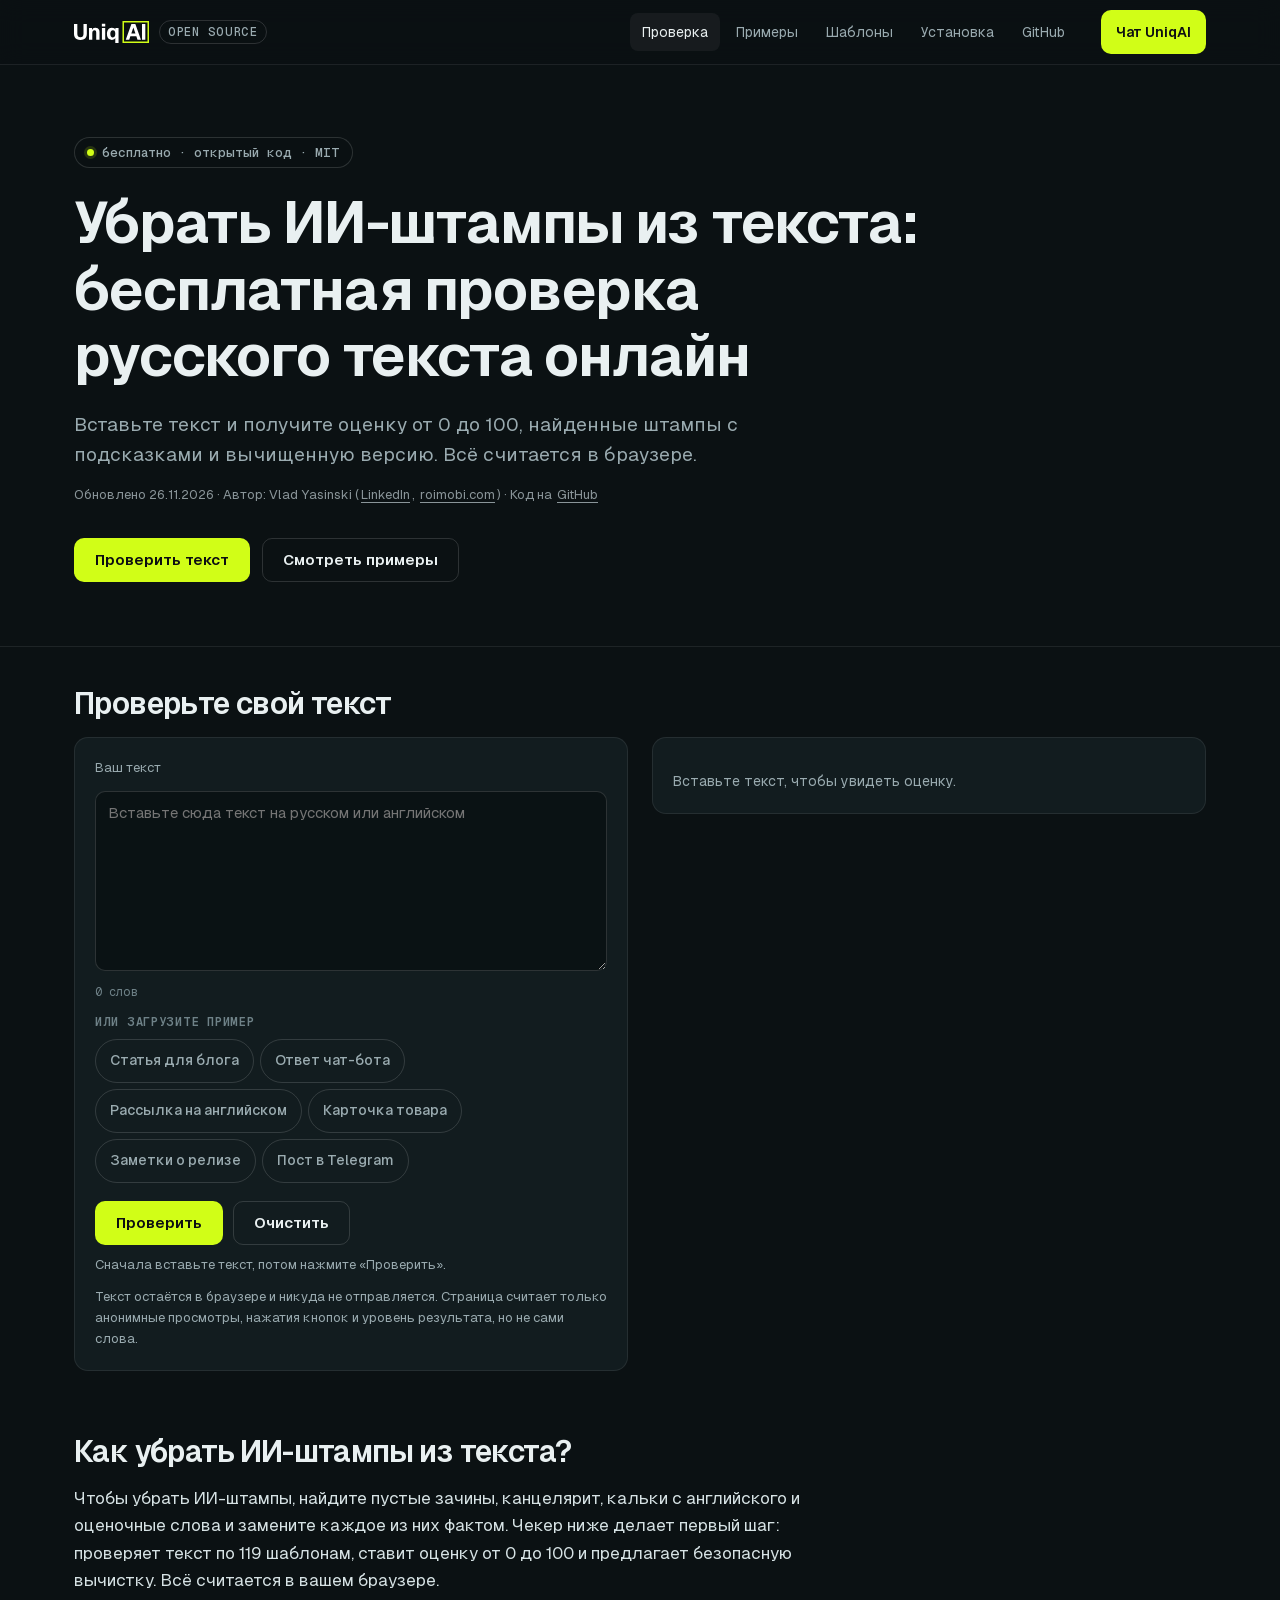
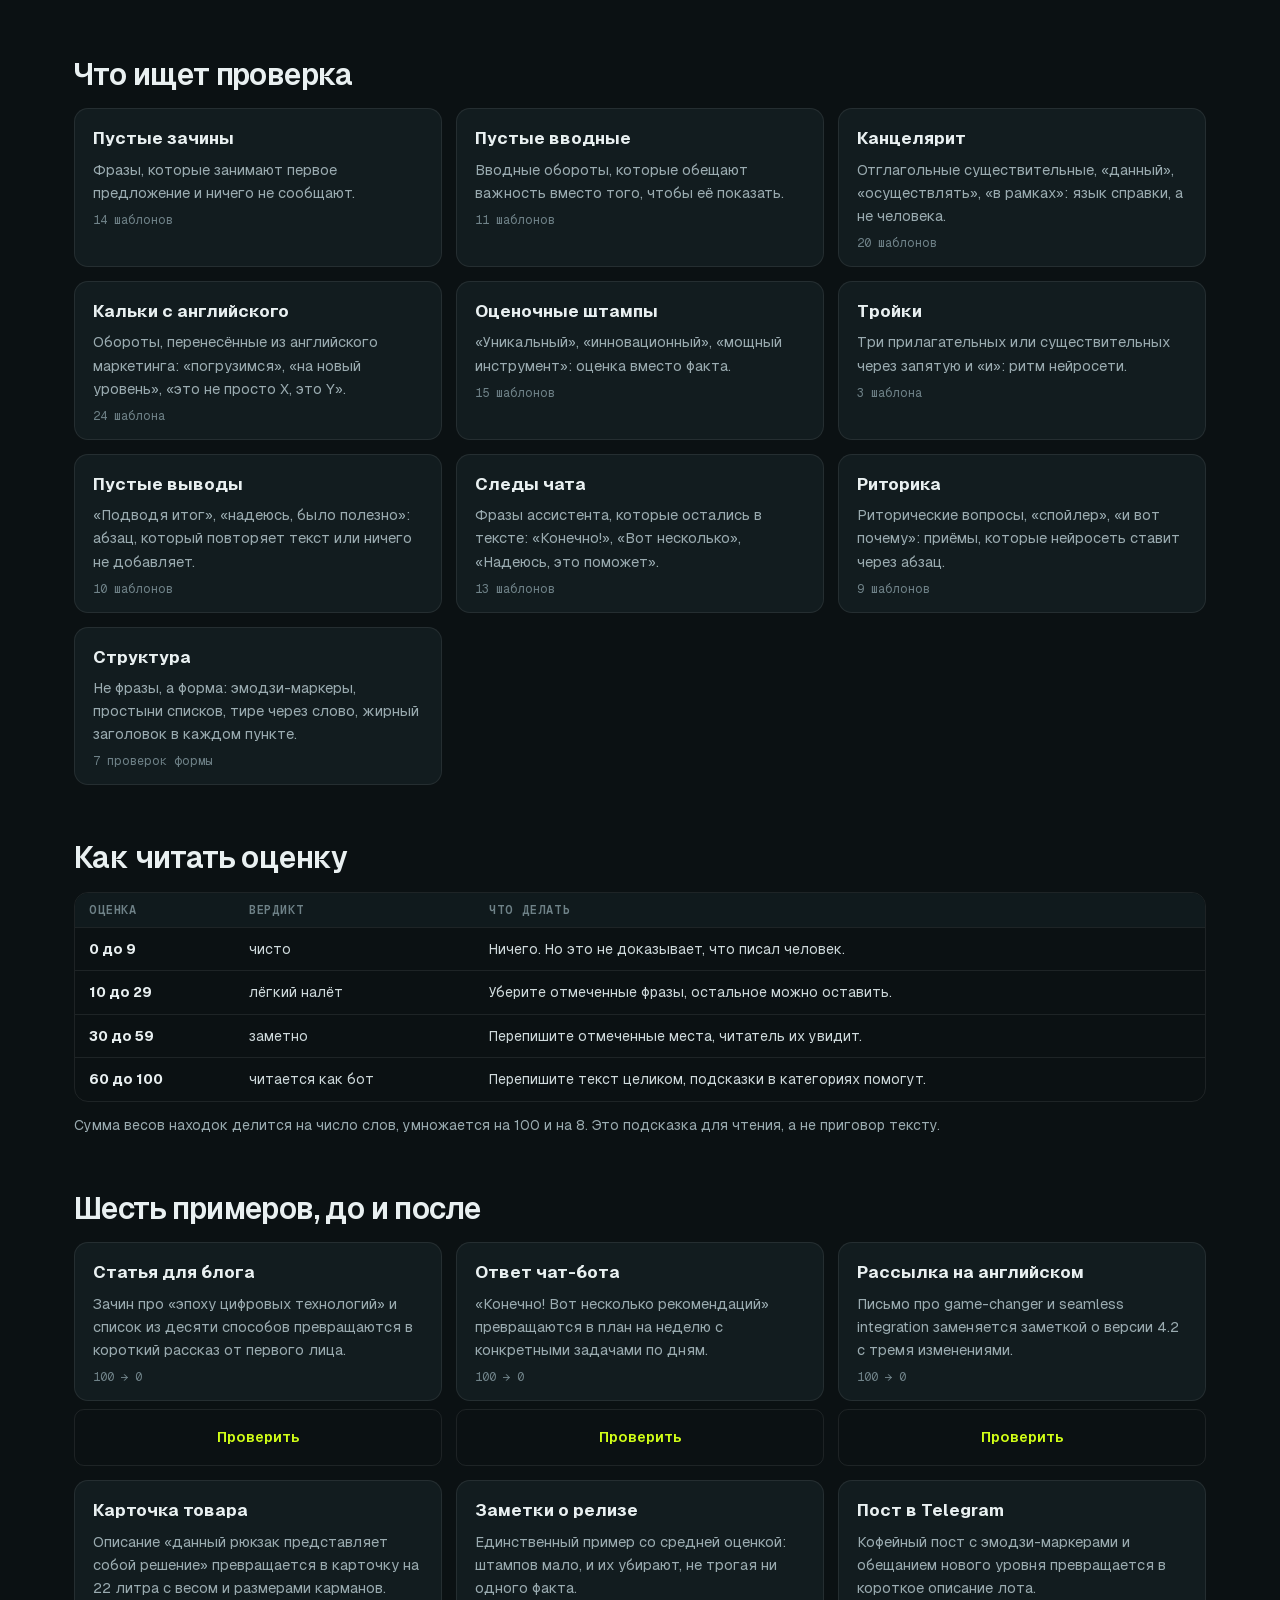
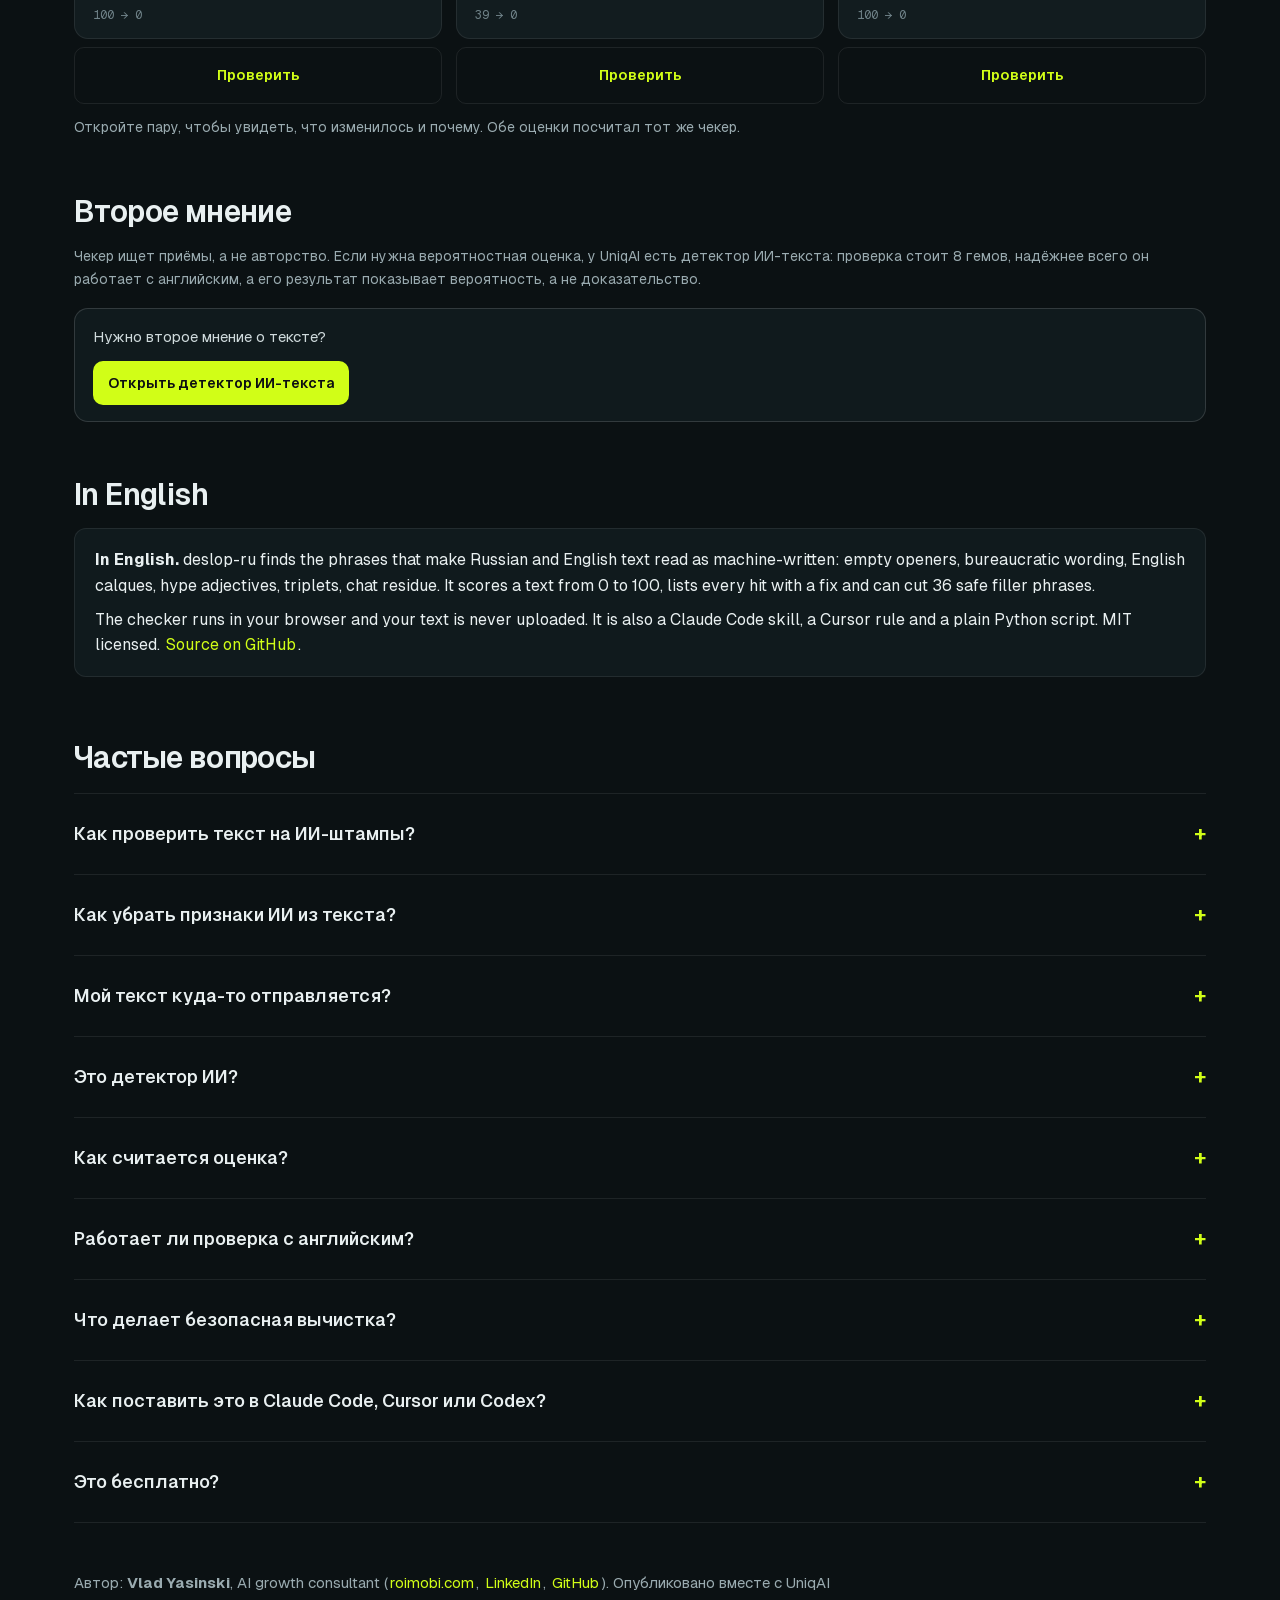
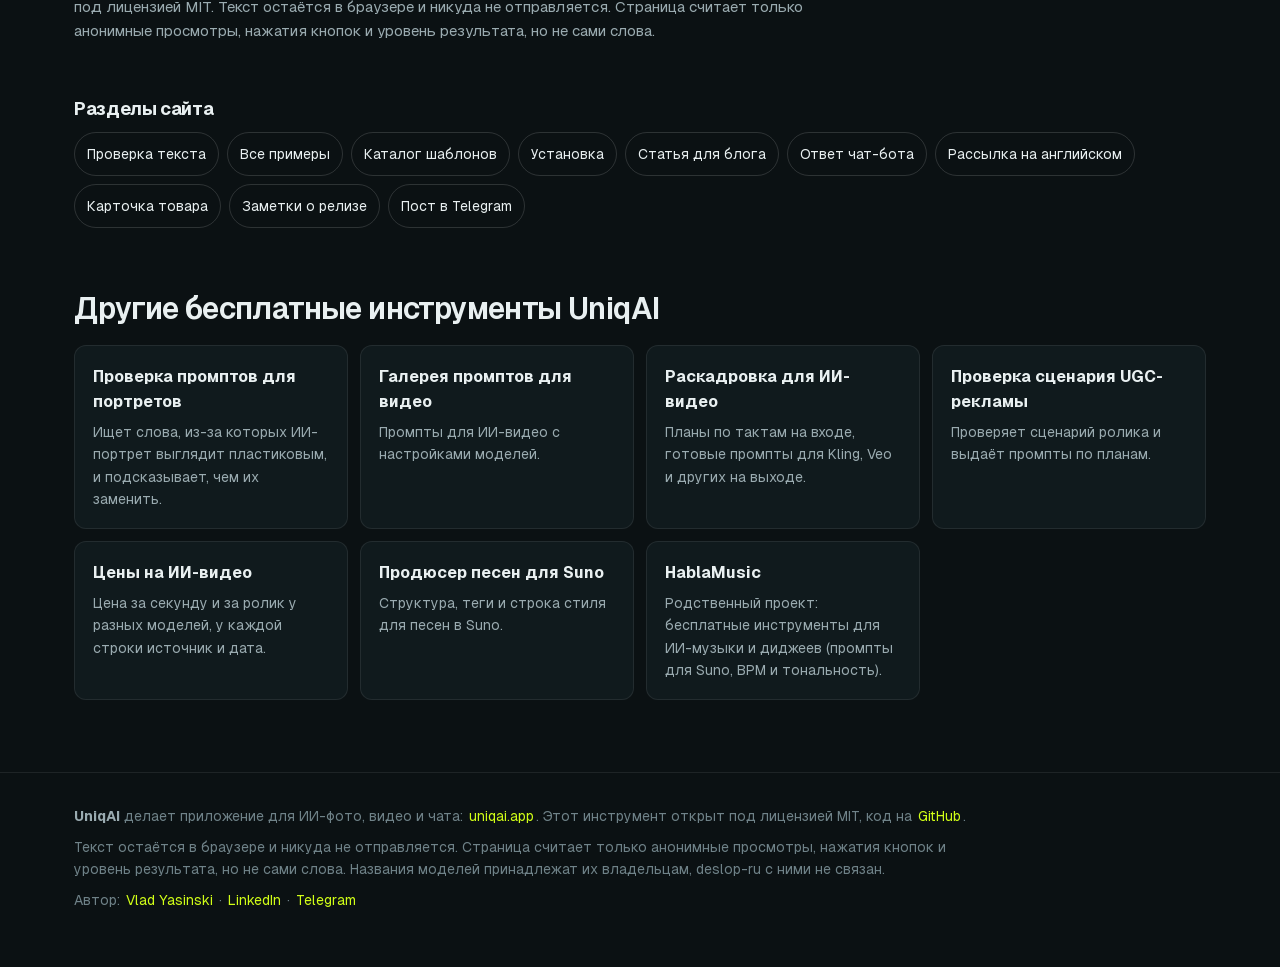
<file: docs/index.html>
<!doctype html>
<html lang="ru">
<head>
<meta charset="utf-8">
<meta name="viewport" content="width=device-width, initial-scale=1">
<title>Убрать ИИ-штампы из текста онлайн | deslop-ru</title>
<meta name="description" content="Бесплатная проверка русского текста на ИИ-штампы: оценка от 0 до 100, номера строк и подсказки. Работает в браузере, текст не уходит.">
<link rel="canonical" href="https://uniqaiapp.github.io/deslop-ru/">
<meta name="robots" content="index, follow, max-image-preview:large">
<meta property="og:type" content="website">
<meta property="og:site_name" content="UniqAI open source">
<meta property="og:locale" content="ru_RU">
<meta property="og:title" content="Убрать ИИ-штампы из текста онлайн | deslop-ru">
<meta property="og:description" content="Бесплатная проверка русского текста на ИИ-штампы: оценка от 0 до 100, номера строк и подсказки. Работает в браузере, текст не уходит.">
<meta property="og:url" content="https://uniqaiapp.github.io/deslop-ru/">
<meta property="og:image" content="https://uniqaiapp.github.io/deslop-ru/assets/social-preview.png">
<meta property="og:image:width" content="1280">
<meta property="og:image:height" content="640">
<meta property="og:image:alt" content="deslop-ru: проверка русского текста на ИИ-штампы, до и после">
<meta name="twitter:card" content="summary_large_image">
<meta name="twitter:title" content="Убрать ИИ-штампы из текста онлайн | deslop-ru">
<meta name="twitter:description" content="Бесплатная проверка русского текста на ИИ-штампы: оценка от 0 до 100, номера строк и подсказки. Работает в браузере, текст не уходит.">
<meta name="twitter:image" content="https://uniqaiapp.github.io/deslop-ru/assets/social-preview.png">
<meta name="theme-color" content="#0b1113">
<link rel="icon" href="assets/favicon.svg" type="image/svg+xml">
<link rel="preload" href="assets/fonts/Geist-Variable.woff2" as="font" type="font/woff2" crossorigin>
<link rel="stylesheet" href="site.css">
<link rel="alternate" type="text/plain" href="https://uniqaiapp.github.io/deslop-ru/llms.txt" title="llms.txt">
<script type="application/ld+json">{"@context":"https://schema.org","@graph":[{"@type":"Organization","@id":"https://uniqai.app/#org","name":"UniqAI","url":"https://uniqai.app/","logo":{"@type":"ImageObject","url":"https://uniqai.app/icon-512.png","width":512,"height":512},"sameAs":["https://github.com/uniqaiapp"]},{"@type":"WebSite","@id":"https://uniqaiapp.github.io/#site","name":"Открытые инструменты UniqAI","url":"https://uniqaiapp.github.io/"},{"@type":"WebPage","@id":"https://uniqaiapp.github.io/deslop-ru/#page","url":"https://uniqaiapp.github.io/deslop-ru/","name":"Убрать ИИ-штампы из текста онлайн | deslop-ru","description":"Бесплатная проверка русского текста на ИИ-штампы: оценка от 0 до 100, номера строк и подсказки. Работает в браузере, текст не уходит.","inLanguage":"ru","isPartOf":{"@id":"https://uniqaiapp.github.io/#site"},"publisher":{"@id":"https://uniqai.app/#org"},"dateModified":"2026-11-26","author":{"@type":"Person","name":"Vlad Yasinski","url":"https://www.roimobi.com/","sameAs":["https://www.roimobi.com","https://www.linkedin.com/in/vlad-yasinski-ua5er/","https://github.com/ua5er"]},"primaryImageOfPage":{"@type":"ImageObject","url":"https://uniqaiapp.github.io/deslop-ru/assets/social-preview.png"},"mainEntity":{"@id":"https://uniqaiapp.github.io/deslop-ru/#app"}},{"@type":"WebApplication","@id":"https://uniqaiapp.github.io/deslop-ru/#app","name":"deslop-ru: проверка текста на ИИ-штампы","url":"https://uniqaiapp.github.io/deslop-ru/","applicationCategory":"UtilitiesApplication","operatingSystem":"Any (web browser)","description":"Проверка русского и английского текста на ИИ-штампы: оценка от 0 до 100, список найденных фраз с подсказками и безопасная вычистка.","isAccessibleForFree":true,"offers":{"@type":"Offer","price":"0","priceCurrency":"USD"},"license":"https://github.com/uniqaiapp/deslop-ru/blob/main/LICENSE","author":{"@type":"Person","name":"Vlad Yasinski","url":"https://www.roimobi.com/","sameAs":["https://www.roimobi.com","https://www.linkedin.com/in/vlad-yasinski-ua5er/","https://github.com/ua5er"]},"publisher":{"@id":"https://uniqai.app/#org"},"codeRepository":"https://github.com/uniqaiapp/deslop-ru","image":"https://uniqaiapp.github.io/deslop-ru/assets/social-preview.png","sameAs":["https://github.com/uniqaiapp/deslop-ru"],"inLanguage":["ru","en"],"featureList":["Оценка от 0 до 100","119 шаблонов в 10 категориях","Безопасная вычистка","Работает в браузере, текст не отправляется"]},{"@type":"FAQPage","@id":"https://uniqaiapp.github.io/deslop-ru/#faq","mainEntity":[{"@type":"Question","name":"Как проверить текст на ИИ-штампы?","acceptedAnswer":{"@type":"Answer","text":"Вставьте текст в поле выше и нажмите «Проверить». Чекер сверит его с 119 шаблонами и проверками формы, покажет оценку от 0 до 100, подсветит каждую находку в тексте и подскажет, чем её заменить. Регистрация не нужна, текст остаётся в браузере."}},{"@type":"Question","name":"Как убрать признаки ИИ из текста?","acceptedAnswer":{"@type":"Answer","text":"Начните с того, что отметил чекер: удалите пустой зачин и вывод вроде «подводя итог», уберите вводные «важно отметить», замените «уникальный» и «инновационный» конкретным фактом, а канцелярит перепишите глаголами. Потом проверьте текст ещё раз. Безопасная вычистка убирает часть вводных сама, остальное правится руками."}},{"@type":"Question","name":"Мой текст куда-то отправляется?","acceptedAnswer":{"@type":"Answer","text":"Нет. Проверка работает в вашем браузере, сам текст не покидает страницу. Мы считаем только анонимные просмотры, нажатия кнопок и уровень результата, но не слова, которые вы вставили."}},{"@type":"Question","name":"Это детектор ИИ?","acceptedAnswer":{"@type":"Answer","text":"Нет. Чекер ищет приёмы, по которым текст читается как сгенерированный, а не доказывает авторство. Оценка 0 не значит, что писал человек, а живой текст, где много слов-паразитов, получит отметки. Обходить детекторы чекер не помогает и не пытается."}},{"@type":"Question","name":"Как считается оценка?","acceptedAnswer":{"@type":"Answer","text":"Каждая находка имеет вес от 1 до 3. Сумма весов делится на число слов, умножается на 100 и на 8, результат не больше 100. Проверки плотности включаются от 40 слов, поэтому на двух строках оценка осторожнее."}},{"@type":"Question","name":"Работает ли проверка с английским?","acceptedAnswer":{"@type":"Answer","text":"Да. Язык определяется по буквам, и для английского текста работает отдельный набор шаблонов (34 штук): lean, game-changer, seamless, «let's dive in» и другие. В русском наборе их 85."}},{"@type":"Question","name":"Что делает безопасная вычистка?","acceptedAnswer":{"@type":"Answer","text":"Она удаляет только 36 фраз, без которых смысл не меняется, например вводное «важно отметить», и поправляет заглавную букву. Остальное чекер только показывает: канцелярит и пустые тройки нужно переписывать."}},{"@type":"Question","name":"Как поставить это в Claude Code, Cursor или Codex?","acceptedAnswer":{"@type":"Answer","text":"Скопируйте репозиторий в папку скиллов Claude Code, положите правило в .cursor/rules или добавьте блок в AGENTS.md. Все три способа описаны на странице установки, скрипту нужен только Python."}},{"@type":"Question","name":"Это бесплатно?","acceptedAnswer":{"@type":"Answer","text":"Да. Репозиторий открыт под лицензией MIT, а проверка на странице бесплатная и работает без регистрации."}}]}]}</script>
</head>
<body>
<a class="skip" href="#main">К содержимому</a>
<header class="top"><div class="wrap top-in">
<a class="brand" href="https://uniqaiapp.github.io/" aria-label="Открытые инструменты UniqAI"><img src="assets/wordmark.svg" alt="UniqAI" width="96" height="28"><span>open source</span></a>
<nav class="nav" aria-label="Разделы"><a href="" aria-current="page">Проверка</a><a href="examples/">Примеры</a><a href="patterns/">Шаблоны</a><a href="how-to/">Установка</a><a href="https://github.com/uniqaiapp/deslop-ru" rel="noopener">GitHub</a></nav>
<a class="btn btn-sm" href="https://uniqai.app/chat?utm_source=github&amp;utm_medium=pages&amp;utm_campaign=deslop-ru&amp;utm_content=header" data-out="header">Чат UniqAI</a>
</div></header>

<main id="main">
<section class="hero hero-compact"><div class="wrap hero-in">

<p class="pill"><span class="dot"></span>бесплатно · открытый код · MIT</p>
<h1>Убрать ИИ-штампы из текста: бесплатная проверка русского текста онлайн</h1>
<p class="lead">Вставьте текст и получите оценку от 0 до 100, найденные штампы с подсказками и вычищенную версию. Всё считается в браузере.</p>
<p class="byline">Обновлено 26.11.2026 · Автор: Vlad Yasinski (<a href="https://www.linkedin.com/in/vlad-yasinski-ua5er/" rel="noopener">LinkedIn</a>, <a href="https://www.roimobi.com/?utm_source=github&amp;utm_medium=pages&amp;utm_campaign=deslop-ru" rel="noopener">roimobi.com</a>) · Код на <a href="https://github.com/uniqaiapp/deslop-ru" rel="noopener">GitHub</a></p>
<div class="hero-cta"><a class="btn" href="#builder">Проверить текст</a><a class="btn btn-ghost" href="examples/">Смотреть примеры</a></div>
</div></section>
<section class="ug-builder wrap" id="builder" aria-labelledby="builder-h">
<h2 id="builder-h">Проверьте свой текст</h2>
<div class="ug-bar ug-bar-empty" id="ug-bar" aria-live="polite"><span>Вставьте текст и нажмите «Проверить»</span><a href="#ug-out">Смотреть результат</a></div>
<div class="ug-layout">
<div class="ug-form" id="ug-form">
<label class="ug-f" for="dr-text"><span>Ваш текст</span></label>
<textarea id="dr-text" rows="9" spellcheck="false" autocomplete="off" aria-describedby="dr-count" placeholder="Вставьте сюда текст на русском или английском"></textarea>
<p class="np-meta"><span id="dr-count">0 слов</span></p>
<fieldset><legend>Или загрузите пример</legend><div class="np-samples"><button type="button" data-sample="blog-intro" aria-pressed="false">Статья для блога</button><button type="button" data-sample="chat-answer" aria-pressed="false">Ответ чат-бота</button><button type="button" data-sample="newsletter" aria-pressed="false">Рассылка на английском</button><button type="button" data-sample="product-card" aria-pressed="false">Карточка товара</button><button type="button" data-sample="release-notes" aria-pressed="false">Заметки о релизе</button><button type="button" data-sample="telegram-post" aria-pressed="false">Пост в Telegram</button></div></fieldset>
<div class="ug-btns"><button type="button" class="btn" id="dr-run">Проверить</button><button type="button" class="btn btn-ghost" id="dr-clear">Очистить</button></div>
<p class="ug-status" id="dr-status" aria-live="polite"></p>
<p class="np-priv">Текст остаётся в браузере и никуда не отправляется. Страница считает только анонимные просмотры, нажатия кнопок и уровень результата, но не сами слова.</p>
<noscript><p class="ug-small">Проверке на странице нужен JavaScript. То же самое делает скрипт из репозитория: <code>python3 scripts/deslop.py check файл.md</code>.</p></noscript>
</div>
<div class="ug-out" id="ug-out" aria-live="polite">
<div id="ug-lint"><p class="ug-small">Вставьте текст, чтобы увидеть оценку.</p></div>
</div>
</div>
<script type="application/json" id="ug-data">{"version":"0.1.0","patterns":[{"id":"ru.intro.modern_world","lang":"ru","category":"intro","label":"в современном мире","fix":"Уберите. Начните с факта или с того, что изменилось.","weight":3,"cut":true,"re":"в (современном|нашем|сегодняшнем|нынешнем) (быстро меняющемся |динамичном |цифровом )?(мире|обществе)(,\\s*(где|когда|в котором|который|которая|которое)[^,\\n]*)?[,:]?[ \\t]*"},{"id":"ru.intro.nashe_vremya","lang":"ru","category":"intro","label":"в наше время","fix":"Уберите или назовите год, событие, причину.","weight":2,"cut":true,"re":"\\bв (наше|нынешнее|настоящее) время[,:]?[ \\t]*"},{"id":"ru.intro.epoch","lang":"ru","category":"intro","label":"в эпоху цифровых технологий","fix":"Уберите. Читатель знает, какой сейчас век.","weight":3,"cut":true,"re":"\\bв (эпоху|век|эру) (цифровых технологий|цифровизации|искусственного интеллекта|ии|нейросетей|информации)(,\\s*(где|когда|в котор(ой|ом|ую)|котор(ый|ая|ое))[^,\\n]*)?[,:]?[ \\t]*"},{"id":"ru.intro.lets_figure","lang":"ru","category":"intro","label":"давайте разберёмся","fix":"Уберите приглашение и сразу разбирайтесь.","weight":3,"cut":true,"re":"\\bдавайте (же )?(разберемся|разбираться|рассмотрим|поговорим|выясним|посмотрим|обсудим)[^.!?\\n]*[.!?:]?[ \\t]*"},{"id":"ru.intro.in_this_article","lang":"ru","category":"intro","label":"в этой статье мы","fix":"Уберите. Первое предложение должно быть самым полезным.","weight":2,"cut":false,"re":"\\bв (этой|данной|нашей) (статье|заметке|публикации|посте|материале) (мы|вы|я)\\b"},{"id":"ru.intro.today_we","lang":"ru","category":"intro","label":"сегодня мы поговорим","fix":"Уберите анонс, оставьте содержание.","weight":2,"cut":false,"re":"\\bсегодня (мы|я) (поговорим|расскажем|расскажу|разберем|разберу|рассмотрим|обсудим)\\b"},{"id":"ru.intro.no_secret","lang":"ru","category":"intro","label":"не секрет, что","fix":"Уберите. Если не секрет, зачем говорить.","weight":3,"cut":true,"re":"\\b(ни для кого )?не секрет, что[ \\t]*"},{"id":"ru.intro.as_known","lang":"ru","category":"intro","label":"как известно","fix":"Уберите или дайте источник.","weight":2,"cut":true,"re":"\\b(как (всем )?известно|все (мы )?знаем, что|всем известно, что)[,]?[ \\t]*"},{"id":"ru.intro.imagine","lang":"ru","category":"intro","label":"представьте себе","fix":"Уберите; опишите сцену напрямую.","weight":1,"cut":true,"re":"\\bпредставьте( себе)?[,:]?[ \\t]*"},{"id":"ru.intro.nowadays","lang":"ru","category":"intro","label":"на сегодняшний день","fix":"«Сейчас» или ничего.","weight":2,"cut":true,"re":"\\b(на сегодняшний день|в настоящее время|на данный момент)[,]?[ \\t]*"},{"id":"ru.filler.important_to_note","lang":"ru","category":"filler","label":"важно отметить","fix":"Уберите оборот, оставьте то, что отмечали.","weight":3,"cut":true,"re":"\\b(важно|стоит|следует|нужно|необходимо|нельзя не|хочется|хотелось бы) (также |еще раз |особо )?(отметить|подчеркнуть|упомянуть|заметить|понимать|помнить|учитывать|сказать|добавить)(, что)?[ \\t]*"},{"id":"ru.filler.obviously","lang":"ru","category":"filler","label":"безусловно,","fix":"Уберите. Если это очевидно, не говорите; если нет, докажите.","weight":2,"cut":true,"re":"\\b(безусловно|несомненно|однозначно|бесспорно|очевидно|разумеется|конечно же)[,][ \\t]*"},{"id":"ru.filler.thus","lang":"ru","category":"filler","label":"таким образом,","fix":"Уберите связку; предложения и так стоят рядом.","weight":2,"cut":true,"re":"\\b(таким образом|итак|в целом|в конечном (итоге|счете)|в общем и целом|так или иначе)[,][ \\t]*"},{"id":"ru.filler.worth_saying","lang":"ru","category":"filler","label":"стоит сказать, что","fix":"Уберите и скажите.","weight":2,"cut":true,"re":"\\b(стоит|надо|нужно) (сказать|признать|заметить), что[ \\t]*"},{"id":"ru.filler.also","lang":"ru","category":"filler","label":"кроме того,","fix":"Чаще всего можно убрать; абзац не развалится.","weight":1,"cut":true,"re":"\\b(кроме того|помимо этого|более того|к тому же|также стоит|при этом важно)[,][ \\t]*"},{"id":"ru.filler.in_general","lang":"ru","category":"filler","label":"по сути,","fix":"Уберите.","weight":1,"cut":true,"re":"\\b(в принципе|по сути|по большому счету|в общем-то)[,][ \\t]*"},{"id":"ru.filler.it_is_true","lang":"ru","category":"filler","label":"действительно","fix":"Уберите усилитель; факт сильнее без него.","weight":1,"cut":false,"re":"\\b(действительно|на самом деле|по-настоящему|поистине|воистину)\\b"},{"id":"ru.bureau.dannyj","lang":"ru","category":"bureau","label":"данный","fix":"«Этот» или ничего. (Формы множественного числа не считаются: «по данным» — это про данные.)","weight":2,"cut":false,"re":"\\bданн(ый|ая|ое|ого|ой|ому|ую)\\b(?! (момент|вопрос)е?\\b)"},{"id":"ru.bureau.osushchestvlyat","lang":"ru","category":"bureau","label":"осуществлять","fix":"Замените глаголом действия: «делать», «проводить», «запускать».","weight":2,"cut":false,"re":"\\bосуществл(ять|яет|яют|яем|яете|яешь|яю|ение|ения|ении|яется|яются|ял|яла|яли)\\b"},{"id":"ru.bureau.yavlyaetsya","lang":"ru","category":"bureau","label":"является","fix":"Уберите связку: «X является Y» → «X — Y» или просто «X Y».","weight":1,"cut":false,"re":"\\bявля(ется|ются|лся|лась|лись)\\b"},{"id":"ru.bureau.v_ramkah","lang":"ru","category":"bureau","label":"в рамках","fix":"«В», «на», «во время» или перестройте фразу.","weight":2,"cut":false,"re":"\\bв рамках\\b"},{"id":"ru.bureau.s_celyu","lang":"ru","category":"bureau","label":"с целью","fix":"«Чтобы».","weight":2,"cut":false,"re":"\\b(с целью|в целях)\\b"},{"id":"ru.bureau.v_svyazi","lang":"ru","category":"bureau","label":"в связи с этим","fix":"«Поэтому».","weight":2,"cut":false,"re":"\\bв связи с (этим|чем|тем, что)\\b"},{"id":"ru.bureau.predstavlyaet_soboj","lang":"ru","category":"bureau","label":"представляет собой","fix":"«Это» или тире.","weight":2,"cut":false,"re":"\\bпредставля(ет|ют) собой\\b"},{"id":"ru.bureau.imeet_mesto","lang":"ru","category":"bureau","label":"имеет место","fix":"«Есть», «бывает», «случается».","weight":2,"cut":false,"re":"\\bиме(ет|ют|ло|ли) место\\b"},{"id":"ru.bureau.okazyvaet","lang":"ru","category":"bureau","label":"оказывает влияние","fix":"«Влияет», «помогает».","weight":2,"cut":false,"re":"\\bоказыва(ет|ют|ть|ла|ло|ли) (влияние|воздействие|поддержку|помощь|содействие)\\b"},{"id":"ru.bureau.proizvodit","lang":"ru","category":"bureau","label":"производить оценку","fix":"«Оценить», «проверить», «посчитать».","weight":2,"cut":false,"re":"\\bпроизв(одить|одит|одят|ести|ел|ела|ели) (оценку|проверку|анализ|расчет|замер|настройку|установку)\\b"},{"id":"ru.bureau.v_processe","lang":"ru","category":"bureau","label":"в процессе работы","fix":"«Во время», «когда» или уберите.","weight":1,"cut":false,"re":"\\bв процессе (работы|использования|эксплуатации|обучения|реализации|внедрения)\\b"},{"id":"ru.bureau.putem","lang":"ru","category":"bureau","label":"путём / посредством","fix":"«Через», «с помощью» или творительный падеж.","weight":1,"cut":false,"re":"\\b(путем|посредством|при помощи|с помощью использования)\\b"},{"id":"ru.bureau.obespechivat","lang":"ru","category":"bureau","label":"обеспечивать","fix":"Назовите действие: «даёт», «держит», «защищает».","weight":1,"cut":false,"re":"\\bобеспечива(ет|ют|ть|ется|ются)\\b"},{"id":"ru.bureau.funkcional","lang":"ru","category":"bureau","label":"функционал","fix":"«Функции», «возможности».","weight":1,"cut":false,"re":"\\bфункционал(а|у|ом|е)?\\b"},{"id":"ru.bureau.nalichie","lang":"ru","category":"bureau","label":"при наличии возможности","fix":"«Если можно», «если нужно», «если хочется».","weight":2,"cut":false,"re":"\\b(при наличии|в случае отсутствия|наличие|отсутствие) (возможности|необходимости|желания)\\b"},{"id":"ru.bureau.v_sluchae_esli","lang":"ru","category":"bureau","label":"в случае если","fix":"«Если».","weight":2,"cut":false,"re":"\\bв случае,? если\\b"},{"id":"ru.bureau.aktualnyj","lang":"ru","category":"bureau","label":"актуальный","fix":"Скажите, для кого и почему сейчас; иначе уберите.","weight":1,"cut":false,"re":"\\bактуальн(ый|ая|ое|ые|ость|ости|ым|ых|ую)\\b"},{"id":"ru.calque.dive_in","lang":"ru","category":"calque","label":"погрузимся (let's dive in)","fix":"Уберите; начинайте с темы.","weight":3,"cut":false,"re":"\\b(давайте )?(погруз(имся|иться|имся глубже)|нырнем|окунемся)\\b"},{"id":"ru.calque.next_level","lang":"ru","category":"calque","label":"на новый уровень (next level)","fix":"Скажите, что конкретно станет лучше и насколько.","weight":3,"cut":false,"re":"\\bна (новый|следующий|качественно новый|принципиально новый) уровень\\b"},{"id":"ru.calque.unlock_potential","lang":"ru","category":"calque","label":"раскрыть потенциал (unlock potential)","fix":"Назовите результат.","weight":3,"cut":false,"re":"\\b(раскр(ыть|ывает|оет|ойте)|реализ(овать|ует)) (свой |весь |полный |ваш |скрытый )?потенциал\\b"},{"id":"ru.calque.game_changer","lang":"ru","category":"calque","label":"меняет правила игры (game changer)","fix":"Скажите, что именно изменилось.","weight":3,"cut":false,"re":"\\b(меняет|изменит|изменил[аио]?) (правила игры|все|всю игру)\\b"},{"id":"ru.calque.seamless","lang":"ru","category":"calque","label":"бесшовный (seamless)","fix":"«Без переключений», «в одном окне», «без ручных шагов».","weight":2,"cut":false,"re":"\\bбесшовн(ый|ая|ое|ые|о|ой|ую)\\b"},{"id":"ru.calque.not_just","lang":"ru","category":"calque","label":"это не просто X, это Y","fix":"Оставьте Y. Контраст с воображаемым X ничего не добавляет.","weight":3,"cut":false,"re":"\\bэто не просто [^.!?\\n]{2,60}?,\\s*(а|это)\\b"},{"id":"ru.calque.in_the_world_of","lang":"ru","category":"calque","label":"в мире маркетинга (in the world of)","fix":"«В маркетинге».","weight":2,"cut":false,"re":"\\bв мире (маркетинга|бизнеса|технологий|дизайна|контента|нейросетей|ии|финансов|моды|красоты|спорта|образования)\\b"},{"id":"ru.calque.journey","lang":"ru","category":"calque","label":"ваше путешествие (journey)","fix":"«Путь», «работа», или назовите, что человек делает.","weight":2,"cut":false,"re":"\\b(ваше|свое|это|наше) путешеств(ие|ия|ии)\\b(?! (в|по|на) )"},{"id":"ru.calque.insight","lang":"ru","category":"calque","label":"инсайт","fix":"«Вывод», «наблюдение», «находка».","weight":1,"cut":false,"re":"\\bинсайт(ы|ов|ам|ами|ах)?\\b"},{"id":"ru.calque.landscape","lang":"ru","category":"calque","label":"ландшафт рынка (landscape)","fix":"«Рынок», «что есть на рынке».","weight":2,"cut":false,"re":"\\bландшафт(е|а|у)? (рынка|индустрии|технологий|медиа|угроз)\\b"},{"id":"ru.calque.powerful_tool","lang":"ru","category":"calque","label":"мощный инструмент","fix":"Скажите, что инструмент делает.","weight":2,"cut":false,"re":"\\bмощн(ый|ая|ое|ые|ым|ой) (инструмент|решение|платформа|средство|способ)\\b"},{"id":"ru.calque.whether","lang":"ru","category":"calque","label":"будь то X или Y","fix":"Уберите перечисление или сделайте его конкретным.","weight":2,"cut":false,"re":"\\bбудь то [^.!?\\n]{3,60}? или\\b"},{"id":"ru.calque.at_end_of_day","lang":"ru","category":"calque","label":"в конце дня (at the end of the day)","fix":"«В итоге» или уберите.","weight":2,"cut":false,"re":"\\bв конце дня,"},{"id":"ru.calque.key_to","lang":"ru","category":"calque","label":"ключ к успеху","fix":"Назовите действие, которое работает.","weight":2,"cut":false,"re":"\\b(ключ|секрет) к (успеху|успешн|эффективн|росту|продаж)"},{"id":"ru.calque.ecosystem","lang":"ru","category":"calque","label":"экосистема","fix":"Перечислите, что входит в набор.","weight":1,"cut":false,"re":"\\bэкосистем(а|ы|е|у|ой)\\b"},{"id":"ru.calque.empower","lang":"ru","category":"calque","label":"позволяет вам","fix":"Глагол действия: «вы можете», «вы получаете» или просто действие.","weight":1,"cut":false,"re":"\\b(позволя(ет|ют) вам|дает возможность|предоставляет возможность)\\b"},{"id":"ru.hype.unique","lang":"ru","category":"hype","label":"уникальный / инновационный","fix":"Факт вместо оценки: что именно нельзя получить в другом месте.","weight":2,"cut":false,"re":"\\b(уникальн|инновационн|революционн|прорывн|передов|невероятн|потрясающ|феноменальн|непревзойденн)[а-я]+\\b"},{"id":"ru.hype.effective","lang":"ru","category":"hype","label":"эффективный","fix":"Насколько, в чём, по сравнению с чем.","weight":1,"cut":false,"re":"\\b(эффективн|результативн|продуктивн|оптимальн)(ый|ая|ое|ые|о|ость|ости|ым|ых|ую|ой)\\b"},{"id":"ru.hype.ideal","lang":"ru","category":"hype","label":"идеально подходит","fix":"Для кого и почему.","weight":2,"cut":false,"re":"\\bидеальн(о|ый|ая|ое|ые|ым|ой|ую) (подходит|решение|вариант|выбор|для)\\b"},{"id":"ru.hype.complex_approach","lang":"ru","category":"hype","label":"комплексный подход","fix":"Перечислите, что входит.","weight":2,"cut":false,"re":"\\b(комплексн|индивидуальн|персонализированн|клиентоориентированн)(ый|ая|ое|ые|ым|ой|ую) (подход|решени[ея]|сервис|предложени[ея])\\b"},{"id":"ru.hype.wide_range","lang":"ru","category":"hype","label":"широкий спектр","fix":"Назовите число или три главных пункта.","weight":2,"cut":false,"re":"\\bширок(ий|ого|им|ую) (спектр|ассортимент|выбор|набор|круг)\\b"},{"id":"ru.hype.high_quality","lang":"ru","category":"hype","label":"высокое качество","fix":"Что именно хорошо: материал, срок, точность.","weight":2,"cut":false,"re":"\\b(высок(ое|ого|им|ий) качеств[ао]|премиальн(ое|ый|ая|ые) качеств[ао]|качественн(ый|ая|ое|ые) (сервис|продукт|контент|результат))\\b"},{"id":"ru.hype.effortless","lang":"ru","category":"hype","label":"без лишних усилий","fix":"Опишите шаги; читатель сам решит, легко ли.","weight":2,"cut":false,"re":"\\b(без (лишних )?усилий|легко и просто|просто и удобно|быстро и легко|в (пару|несколько|два) клик[ао]в?)\\b"},{"id":"ru.hype.maximum","lang":"ru","category":"hype","label":"максимально удобно","fix":"Уберите «максимально».","weight":2,"cut":false,"re":"\\bмаксимальн(о|ый|ая|ое|ые|ую) (удобн|эффективн|быстр|простой|прост|комфортн|точн|полезн)[а-я]*\\b"},{"id":"ru.hype.key","lang":"ru","category":"hype","label":"ключевой аспект","fix":"«Главный» или уберите прилагательное.","weight":1,"cut":false,"re":"\\bключев(ой|ая|ое|ые|ым|ых|ую|ого) (роль|момент|фактор|аспект|преимуществ|особенност|элемент|показател|задач)[а-я]*\\b"},{"id":"ru.hype.real_breakthrough","lang":"ru","category":"hype","label":"настоящий прорыв","fix":"Что стало возможно, чего не было раньше.","weight":2,"cut":false,"re":"\\b(настоящ(ий|ая|ее) (прорыв|находка|революция|сокровище)|новое слово в)\\b"},{"id":"ru.hype.modern_solution","lang":"ru","category":"hype","label":"современное решение","fix":"Все решения современные, пока не устарели. Уберите.","weight":1,"cut":false,"re":"\\bсовременн(ое|ый|ая|ые|ых|ым) (решени[ея]|подход|технологи[ия]|инструмент[ы]?|метод[ы]?)\\b"},{"id":"ru.triplet.adjectives","lang":"ru","category":"triplet","label":"три прилагательных подряд","fix":"Оставьте одно, самое точное.","weight":2,"cut":false,"re":"\\b[а-я]{3,}(?:ый|ая|ое|ые|ий|яя|ее|ие|ой)\\b,\\s+[а-я]{3,}(?:ый|ая|ое|ые|ий|яя|ее|ие|ой)\\b\\s+и\\s+[а-я]{3,}(?:ый|ая|ое|ые|ий|яя|ее|ие|ой)\\b"},{"id":"ru.triplet.nouns","lang":"ru","category":"triplet","label":"три абстрактных существительных","fix":"Оставьте одно и покажите его на примере.","weight":2,"cut":false,"re":"\\b[а-я]{4,}(?:ость|ение|ание|ция|сть|ия),\\s+[а-я]{4,}(?:ость|ение|ание|ция|сть|ия)\\s+и\\s+[а-я]{4,}(?:ость|ение|ание|ция|сть|ия)\\b"},{"id":"ru.outro.summing_up","lang":"ru","category":"outro","label":"подводя итог","fix":"Если вывод новый, напишите его без объявления. Если старый, удалите абзац.","weight":3,"cut":true,"re":"\\b(в заключение|подводя итог[и]?|резюмируя|в итоге можно сказать|суммируя (вышесказанное|сказанное)|подытожим|подытоживая)[,:]?[ \\t]*"},{"id":"ru.outro.conclude","lang":"ru","category":"outro","label":"можно сделать вывод, что","fix":"Уберите, оставьте вывод.","weight":3,"cut":true,"re":"\\b(можно сделать вывод|можно с уверенностью сказать|становится (очевидно|ясно|понятно)), что[ \\t]*"},{"id":"ru.outro.hope_useful","lang":"ru","category":"outro","label":"надеюсь, статья была полезной","fix":"Удалите предложение целиком.","weight":3,"cut":true,"re":"\\b(надеюсь|надеемся),? (что )?(эта |данная )?(статья|информация|пост|материал|это) (была|был|было|будет|окажется) (полезн[аыо]й?|интересн[аыо]й?)[^.!?\\n]*[.!?]?"},{"id":"ru.outro.remember","lang":"ru","category":"outro","label":"помните, что","fix":"Уберите напоминание; скажите один раз, там, где это уместно.","weight":2,"cut":true,"re":"\\b(помните|не забывайте|главное помнить|важно помнить)[,:]? (что )?"},{"id":"ru.outro.choice_is_yours","lang":"ru","category":"outro","label":"выбор за вами","fix":"Удалите. Читатель знает, кто решает.","weight":2,"cut":true,"re":"\\b(выбор (за вами|остается за вами)|решать (только )?вам|каждый решает сам)[.!]?"},{"id":"ru.outro.share","lang":"ru","category":"outro","label":"делитесь в комментариях","fix":"Один призыв на пост, и только если вам правда нужен ответ.","weight":1,"cut":false,"re":"\\b(делитесь (в комментариях|своим мнением|опытом)|пишите в комментариях|ставьте лайк|подписывайтесь)\\b"},{"id":"ru.outro.vyvod_label","lang":"ru","category":"outro","label":"абзац с заголовком «Вывод:»","fix":"Уберите заголовок; абзац должен выдерживать чтение без подписи.","weight":2,"cut":false,"re":"^(вывод|итог|итоги|заключение|резюме|в итоге)\\s*[:.]\\s*$"},{"id":"ru.chat.of_course","lang":"ru","category":"chat","label":"Конечно! / Отличный вопрос","fix":"Удалите: это ответ чат-боту, а не читателю.","weight":3,"cut":true,"re":"^(конечно|отлично|отличный вопрос|хороший вопрос|с удовольствием)[!.,][ \\t]*"},{"id":"ru.chat.here_are","lang":"ru","category":"chat","label":"вот несколько вариантов:","fix":"Уберите анонс списка; список говорит сам за себя.","weight":2,"cut":true,"re":"\\bвот (несколько|некоторые|основные|главные|ключевые|список|что) [^.!?\\n:]{0,40}[:.][ \\t]*"},{"id":"ru.chat.hope_helps","lang":"ru","category":"chat","label":"надеюсь, это поможет","fix":"Удалите.","weight":3,"cut":true,"re":"\\bнадеюсь, (это|что это) (поможет|помогло|было полезно)[^.!?\\n]*[.!?]?"},{"id":"ru.chat.questions","lang":"ru","category":"chat","label":"если у вас остались вопросы","fix":"Оставьте только с конкретным каналом и временем ответа; иначе удалите.","weight":1,"cut":false,"re":"\\bесли (у вас )?(есть|остались|возникнут|появятся) (еще |какие-либо |дополнительные )?вопросы\\b"},{"id":"ru.chat.as_ai","lang":"ru","category":"chat","label":"как языковая модель","fix":"Удалите вместе с предложением.","weight":3,"cut":false,"re":"\\b(как (ии|искусственный интеллект|языковая модель|нейросеть)|я (всего лишь |только )?(ии|языковая модель|нейросеть))\\b"},{"id":"ru.chat.please_note","lang":"ru","category":"chat","label":"обратите внимание, что","fix":"Уберите; если это важно, вынесите в отдельное предложение.","weight":2,"cut":true,"re":"\\b(пожалуйста, )?обратите внимание[,:]? (что )?"},{"id":"ru.chat.recommend","lang":"ru","category":"chat","label":"рекомендуется","fix":"Повелительное наклонение: «сделайте», «проверьте».","weight":1,"cut":false,"re":"\\b(я бы (рекомендовал|посоветовал|предложил)|рекомендуется|рекомендую вам|советую вам)\\b"},{"id":"ru.chat.additionally_can","lang":"ru","category":"chat","label":"также вы можете","fix":"«Ещё можно» или новый пункт списка.","weight":1,"cut":false,"re":"\\b(дополнительно|также) (вы )?можете\\b"},{"id":"ru.rhetoric.did_you_know","lang":"ru","category":"rhetoric","label":"знаете ли вы, что?","fix":"Скажите факт утверждением.","weight":2,"cut":false,"re":"\\b(знаете ли вы|а вы знали|задумывались ли вы|вы когда-нибудь задумывались)[^?\\n]*\\?"},{"id":"ru.rhetoric.spoiler","lang":"ru","category":"rhetoric","label":"спойлер:","fix":"Уберите; просто скажите.","weight":2,"cut":false,"re":"\\bспойлер[:\\s]"},{"id":"ru.rhetoric.heres_why","lang":"ru","category":"rhetoric","label":"и вот почему","fix":"Уберите; следующее предложение и так объясняет.","weight":2,"cut":false,"re":"\\b(и вот почему|и вот как|и вот что (из этого )?(вышло|получилось)|но есть (один )?нюанс|но есть и обратная сторона)[.:]?"},{"id":"ru.rhetoric.sounds_familiar","lang":"ru","category":"rhetoric","label":"звучит знакомо?","fix":"Уберите вопрос к читателю.","weight":2,"cut":false,"re":"\\b(звучит знакомо|знакомо|узнаете себя|правда ведь|согласитесь|не так ли)\\?"},{"id":"ru.rhetoric.ready","lang":"ru","category":"rhetoric","label":"Готовы? Поехали!","fix":"Уберите.","weight":2,"cut":false,"re":"\\b(готовы|поехали|начнем|приступим)[!?]"},{"id":"ru.rhetoric.not_about","lang":"ru","category":"rhetoric","label":"Это не про X. Это про Y.","fix":"Скажите про Y сразу.","weight":3,"cut":false,"re":"\\bэто не (про|о|об) [^.!?\\n]{2,40}[.] это (про|о|об)\\b"},{"id":"ru.rhetoric.you_heard_right","lang":"ru","category":"rhetoric","label":"да, вы не ослышались","fix":"Уберите.","weight":2,"cut":false,"re":"\\b(да, вы не ослышались|да-да, именно так|именно так|вы не ослышались)[.!,]"},{"id":"en.intro.todays_world","lang":"en","category":"intro","label":"in today's fast-paced world","fix":"Delete. Start with the fact.","weight":3,"cut":true,"re":"\\bin today'?s (?:(?:fast-paced|rapidly (?:changing|evolving)|digital|modern|ever-changing|competitive|interconnected|busy) )*(world|landscape|era|age|society|environment|economy|market)[,]?[ \\t]*"},{"id":"en.intro.dive_in","lang":"en","category":"intro","label":"let's dive in","fix":"Delete the invitation and start.","weight":3,"cut":true,"re":"\\b(let'?s|we'?ll|we will) (dive|delve|jump) (in|into|deeper)[^.!?\\n]*[.!?:]?[ \\t]*"},{"id":"en.intro.in_this_article","lang":"en","category":"intro","label":"in this article we will","fix":"Delete the announcement; keep the content.","weight":2,"cut":false,"re":"\\bin this (article|post|guide|piece),? (we|you|i)('ll| will)?\\b"},{"id":"en.intro.imagine","lang":"en","category":"intro","label":"imagine this:","fix":"Describe the scene directly.","weight":1,"cut":true,"re":"\\b(imagine|picture) (this|a world|if)[,:]?[ \\t]*"},{"id":"en.filler.important_to_note","lang":"en","category":"filler","label":"it's important to note that","fix":"Delete the frame, keep the note.","weight":3,"cut":true,"re":"\\bit('?s| is) (important|worth|crucial|essential|vital) to (note|mention|remember|understand|highlight|emphasize|point out) that[ \\t]*"},{"id":"en.filler.adverb_connectors","lang":"en","category":"filler","label":"moreover,","fix":"Delete; adjacent sentences connect on their own.","weight":1,"cut":true,"re":"\\b(moreover|furthermore|additionally|in addition|consequently|ultimately|essentially|notably|importantly|crucially)[,][ \\t]*"},{"id":"en.filler.at_end_of_day","lang":"en","category":"filler","label":"at the end of the day","fix":"Delete.","weight":2,"cut":true,"re":"\\bat the end of the day[,]?[ \\t]*"},{"id":"en.filler.certainly","lang":"en","category":"filler","label":"undoubtedly,","fix":"Delete; prove it or drop it.","weight":2,"cut":true,"re":"\\b(undoubtedly|certainly|without a doubt|needless to say|of course)[,][ \\t]*"},{"id":"en.bureau.utilize","lang":"en","category":"bureau","label":"utilize / leverage","fix":"«use», «run», «help».","weight":2,"cut":false,"re":"\\b(utiliz(e|es|ed|ing)|leverag(e|es|ed|ing)|facilitat(e|es|ed|ing))\\b"},{"id":"en.bureau.in_order_to","lang":"en","category":"bureau","label":"in order to","fix":"«to».","weight":1,"cut":false,"re":"\\bin order to\\b"},{"id":"en.bureau.due_to_fact","lang":"en","category":"bureau","label":"due to the fact that","fix":"«because».","weight":2,"cut":false,"re":"\\bdue to the fact that\\b"},{"id":"en.calque.delve","lang":"en","category":"calque","label":"delve","fix":"«look at», «examine», or nothing.","weight":3,"cut":false,"re":"\\bdelv(e|es|ed|ing)\\b"},{"id":"en.calque.tapestry","lang":"en","category":"calque","label":"a testament to","fix":"Say what it shows.","weight":3,"cut":false,"re":"\\b(tapestry|testament to|beacon of|symphony of|realm of|cornerstone of)\\b"},{"id":"en.calque.game_changer","lang":"en","category":"calque","label":"game-changer","fix":"Say what changed and by how much.","weight":3,"cut":false,"re":"\\b(game[- ]chang(er|ing)|revolutioniz(e|es|ed|ing)|paradigm shift|next level)\\b"},{"id":"en.calque.unlock","lang":"en","category":"calque","label":"unlock the full potential","fix":"Name the result.","weight":3,"cut":false,"re":"\\bunlock (the |your )?(full |true )?(potential|power|value)\\b"},{"id":"en.calque.seamless","lang":"en","category":"calque","label":"seamless","fix":"«in one step», «without switching apps».","weight":2,"cut":false,"re":"\\b(seamless(ly)?|frictionless|effortless(ly)?|streamlined?)\\b"},{"id":"en.calque.not_just","lang":"en","category":"calque","label":"it's not just X, it's Y","fix":"Keep Y; drop the imaginary X.","weight":3,"cut":false,"re":"\\b(it'?s |this is |that'?s )?not (just|only|merely) (about )?[^.!?\\n]{2,60}?[,;]? (it'?s|but) (about |also )?"},{"id":"en.calque.navigate","lang":"en","category":"calque","label":"navigate the landscape","fix":"Name the problem.","weight":3,"cut":false,"re":"\\bnavigat(e|es|ed|ing) (the |this |your )?(complex |ever-changing |evolving )?(landscape|world|complexities|challenges|waters)\\b"},{"id":"en.calque.journey","lang":"en","category":"calque","label":"embark on a journey","fix":"«start», «process», or name the task.","weight":2,"cut":false,"re":"\\b(embark on|your|this|the) (a )?(journey|adventure)\\b"},{"id":"en.hype.cutting_edge","lang":"en","category":"hype","label":"cutting-edge","fix":"A fact instead of a rating.","weight":2,"cut":false,"re":"\\b(cutting[- ]edge|state[- ]of[- ]the[- ]art|groundbreaking|innovative|revolutionary|unparalleled|world[- ]class|best[- ]in[- ]class)\\b"},{"id":"en.hype.robust","lang":"en","category":"hype","label":"robust / powerful","fix":"Say what it does.","weight":1,"cut":false,"re":"\\b(robust|powerful|comprehensive|holistic|vibrant|dynamic|transformative|pivotal|crucial)\\b"},{"id":"en.hype.elevate","lang":"en","category":"hype","label":"elevate / empower","fix":"A plain verb: «improve», «let», «use».","weight":2,"cut":false,"re":"\\b(elevat(e|es|ed|ing)|empower(s|ed|ing)?|harness(es|ed|ing)?|foster(s|ed|ing)?|underscor(e|es|ed|ing)|bolster(s|ed|ing)?)\\b"},{"id":"en.hype.whether","lang":"en","category":"hype","label":"whether you're X or Y,","fix":"Delete or name the real audience.","weight":2,"cut":false,"re":"\\bwhether you'?re (a |an )?[^.!?\\n]{2,50}? or (a |an )?[^.!?\\n]{2,50}?,"},{"id":"en.triplet.adjectives","lang":"en","category":"triplet","label":"three adjectives in a row","fix":"Keep the most precise one.","weight":2,"cut":false,"re":"\\b[a-z]{4,}, [a-z]{4,},? and [a-z]{4,}\\b(?= [a-z]+)"},{"id":"en.outro.in_conclusion","lang":"en","category":"outro","label":"in conclusion,","fix":"If the conclusion is new, state it; if not, delete the paragraph.","weight":3,"cut":true,"re":"\\b(in conclusion|in summary|to sum up|to summarize|all in all|overall)[,:][ \\t]*"},{"id":"en.outro.hope_helps","lang":"en","category":"outro","label":"I hope this helps","fix":"Delete.","weight":3,"cut":true,"re":"\\b(i hope this helps|hope this helps|hope you found this (useful|helpful))[^.!?\\n]*[.!?]?"},{"id":"en.outro.remember","lang":"en","category":"outro","label":"remember that","fix":"Delete the reminder.","weight":2,"cut":true,"re":"\\b(remember|keep in mind|don'?t forget)[,:]? (that )?"},{"id":"en.chat.great_question","lang":"en","category":"chat","label":"Certainly! / Great question","fix":"Delete: it answers a chatbot, not a reader.","weight":3,"cut":true,"re":"^(certainly|absolutely|great question|good question|of course|sure)[!.,][ \\t]*"},{"id":"en.chat.here_are","lang":"en","category":"chat","label":"here are some tips:","fix":"Delete the list announcement.","weight":2,"cut":true,"re":"\\bhere (are|is) (some|a few|the|several|key) [^.!?\\n:]{0,40}[:.][ \\t]*"},{"id":"en.chat.as_ai","lang":"en","category":"chat","label":"as an AI","fix":"Delete the sentence.","weight":3,"cut":false,"re":"\\bas an? (ai|language model|large language model|llm)\\b"},{"id":"en.chat.please_note","lang":"en","category":"chat","label":"please note that","fix":"Delete.","weight":2,"cut":true,"re":"\\bplease note that[ \\t]*"},{"id":"en.chat.feel_free","lang":"en","category":"chat","label":"feel free to","fix":"Imperative: «ask», «write».","weight":2,"cut":false,"re":"\\b(feel free to|don'?t hesitate to)\\b"},{"id":"en.rhetoric.heres_why","lang":"en","category":"rhetoric","label":"here's why","fix":"Delete; the next sentence explains anyway.","weight":2,"cut":false,"re":"\\b(here'?s why|here'?s the thing|the best part\\?|spoiler( alert)?:|sound familiar\\?|but here'?s the catch)"},{"id":"en.rhetoric.ever_wondered","lang":"en","category":"rhetoric","label":"have you ever wondered?","fix":"State the fact.","weight":2,"cut":false,"re":"\\b(have you ever wondered|did you know|ever wondered)[^?\\n]*\\?"}],"rx":{"emoji":"[🌀-🫿☀-➿🀀-🋿⬀-⯿✅❌✔✖‼⁉〰〽㊗㊙][️]?","bullet":"^\\s*(?:[-*•▪◦]|\\d+[.)])\\s+","boldLead":"^\\s*(?:[-*•]\\s+|\\d+[.)]\\s+)?\\*\\*[^*\\n]{2,60}?(?::\\*\\*|\\*\\*\\s*[:—-])","heading":"^\\s*#{1,6}\\s+"},"cats":{"intro":{"ru":"Пустые зачины","en":"Empty openers","desc":"Фразы, которые занимают первое предложение и ничего не сообщают."},"filler":{"ru":"Пустые вводные","en":"Empty connectives","desc":"Вводные обороты, которые обещают важность вместо того, чтобы её показать."},"bureau":{"ru":"Канцелярит","en":"Bureaucratic register","desc":"Отглагольные существительные, «данный», «осуществлять», «в рамках»: язык справки, а не человека."},"calque":{"ru":"Кальки с английского","en":"English calques","desc":"Обороты, перенесённые из английского маркетинга: «погрузимся», «на новый уровень», «это не просто X, это Y»."},"hype":{"ru":"Оценочные штампы","en":"Hype adjectives","desc":"«Уникальный», «инновационный», «мощный инструмент»: оценка вместо факта."},"triplet":{"ru":"Тройки","en":"Triplets","desc":"Три прилагательных или существительных через запятую и «и»: ритм нейросети."},"outro":{"ru":"Пустые выводы","en":"Empty conclusions","desc":"«Подводя итог», «надеюсь, было полезно»: абзац, который повторяет текст или ничего не добавляет."},"chat":{"ru":"Следы чата","en":"Chat residue","desc":"Фразы ассистента, которые остались в тексте: «Конечно!», «Вот несколько», «Надеюсь, это поможет»."},"rhetoric":{"ru":"Риторика","en":"Rhetorical tics","desc":"Риторические вопросы, «спойлер», «и вот почему»: приёмы, которые нейросеть ставит через абзац."},"structure":{"ru":"Структура","en":"Structure","desc":"Не фразы, а форма: эмодзи-маркеры, простыни списков, тире через слово, жирный заголовок в каждом пункте."}},"catOrder":["intro","filler","bureau","calque","hype","triplet","outro","chat","rhetoric","structure"],"ui":{"scoreWord":"Оценка ","meter":"Оценка текста","level":["Ни одного заметного штампа. Это не доказывает, что писал человек, но придраться к тексту нечему.","Лёгкий налёт: пара фраз, которые стоит убрать.","Заметно: читатель заподозрит генерацию. Перепишите отмеченные места.","Текст читается как бот. Лучше переписать целиком, чем править точечно."],"markedH":"Где найдено","hitsH":"Что найдено и что делать","hintsH":"Подсказки для правки","hintsTitle":"Оценка {s}/100, {v}","line":"строка {l}","weight":"вес {w}","copyHints":"Скопировать подсказки","copyClean":"Скопировать вычищенный текст","noHits":"Совпадений нет. Ни одна из фраз и проверок формы не сработала.","cleanH":"Безопасная вычистка","cleanN":"Убрано {n} {f}. Остальное придётся переписать.","cleanNone":"Автоматически убирать нечего: удаляемые без потери смысла фразы не найдены.","cta":{"text":"Нужна помощь с переписыванием? Вставьте отмеченные места в чат UniqAI и попросите переформулировать.","label":"Открыть чат UniqAI","href":"https://uniqai.app/chat?utm_source=github&utm_medium=pages&utm_campaign=deslop-ru&utm_content=result"},"bar":"Оценка {s}/100 · {v} · {n}","hitForms":["находка","находки","находок"],"wordForms":["слово","слова","слов"],"phraseForms":["фраза","фразы","фраз"],"empty":"Вставьте текст, чтобы увидеть оценку.","emptyBar":"Вставьте текст и нажмите «Проверить»","emptyRun":"Сначала вставьте текст, потом нажмите «Проверить».","loaded":"Загружен пример «{t}». Правьте его или вставьте свой текст.","oldBrowser":"Браузер слишком старый для проверки на странице. Тот же чекер работает из командной строки."},"samples":[{"slug":"blog-intro","title":"Статья для блога","before":"# 🧠 Как перестать откладывать дела: полное руководство\n\nВ эпоху цифровых технологий, когда информация окружает нас повсюду, прокрастинация стала настоящей проблемой для миллионов людей. Не секрет, что каждый из нас хотя бы раз откладывал важные дела на потом. В этой статье мы рассмотрим эффективные, проверенные и работающие методы борьбы с прокрастинацией.\n\n## Почему мы откладываем?\n\nПрежде всего, важно понимать, что прокрастинация — это не лень. Это сложный психологический механизм, который имеет место быть в жизни каждого человека. Знаете ли вы, что согласно исследованиям, до 20% людей являются хроническими прокрастинаторами?\n\n## 10 способов победить прокрастинацию\n\n1. **Метод помидора:** работайте 25 минут, затем отдыхайте 5\n2. **Правило двух минут:** если задача занимает меньше двух минут — сделайте её сразу\n3. **Разбивайте задачи:** большие цели — на маленькие шаги\n4. **Уберите отвлекающие факторы:** телефон — в другую комнату\n5. **Планируйте вечером:** составляйте список дел на завтра\n6. **Начинайте с самого сложного:** съешьте лягушку с утра\n7. **Награждайте себя:** за каждую выполненную задачу — маленький бонус\n8. **Найдите партнёра:** отчитывайтесь друг другу\n9. **Визуализируйте результат:** представьте, как вы завершили проект\n10. **Будьте добрее к себе:** самокритика только усиливает прокрастинацию\n\n## Заключение\n\nПодводя итог, можно сделать вывод, что борьба с прокрастинацией — это путешествие, а не пункт назначения. Помните, что каждый маленький шаг приближает вас к цели. Надеюсь, эта статья была полезной! Делитесь в комментариях своими методами борьбы с прокрастинацией 👇"},{"slug":"chat-answer","title":"Ответ чат-бота","before":"Конечно! Вот несколько рекомендаций, как подготовиться к собеседованию на позицию аналитика:\n\nПрежде всего, важно отметить, что подготовка играет ключевую роль в успехе. Рекомендуется начать за одну-две недели.\n\n**1. Изучите компанию.** Обратите внимание, что знание продукта и рынка — это безусловно ваш главный козырь.\n\n**2. Повторите SQL.** Как правило, на собеседовании просят написать несколько запросов. Дополнительно вы можете потренироваться на открытых датасетах.\n\n**3. Подготовьте кейсы.** Вспомните 2–3 проекта, где вы оказали влияние на бизнес-метрики.\n\n**4. Задайте вопросы.** Это позволяет вам продемонстрировать заинтересованность.\n\nТаким образом, системная подготовка существенно повышает ваши шансы. Надеюсь, это поможет! Если у вас остались вопросы, не стесняйтесь обращаться."},{"slug":"newsletter","title":"Рассылка на английском","before":"In today's fast-paced digital landscape, staying productive is more important than ever. That's why we're thrilled to introduce our latest update — a game-changer for teams of all sizes.\n\nIt's important to note that this release is not just an update, it's a complete reimagining of how you work. Let's dive in!\n\n🚀 **Seamless integration:** connect your tools effortlessly\n⚡ **Robust automation:** leverage cutting-edge workflows\n🎯 **Powerful insights:** unlock the full potential of your data\n\nWhether you're a startup founder or an enterprise leader, this update will elevate your workflow to the next level. Moreover, our comprehensive, intuitive, and innovative interface makes navigating the complexities of project management a breeze.\n\nIn conclusion, we believe this is a testament to our commitment to excellence. Feel free to reach out if you have any questions. Remember, your productivity journey starts here!"},{"slug":"product-card","title":"Карточка товара","before":"Данный рюкзак представляет собой современное решение для активных, целеустремлённых и мобильных людей. На сегодняшний день он является оптимальным выбором как для повседневного использования, так и для путешествий.\n\nКлючевые особенности:\n\n- **Вместительность:** основное отделение обеспечивает размещение ноутбука до 16 дюймов\n- **Надёжность:** водоотталкивающая ткань осуществляет защиту содержимого в процессе эксплуатации\n- **Эргономика:** продуманная система лямок оказывает поддержку спине\n- **Функционал:** широкий спектр карманов для максимально удобного хранения мелочей\n- **Стиль:** лаконичный дизайн, который подойдёт под любой образ\n\nСтоит отметить, что в рамках производства используются только высококачественные материалы. Это не просто рюкзак, а ваш надёжный спутник в мире городской мобильности.\n\nАктуальная цена указана с учётом скидки. В случае если у вас возникнут вопросы, рекомендуется обратиться в службу поддержки."},{"slug":"release-notes","title":"Заметки о релизе","before":"Обновление 2.4\n\nВажно отметить, что в этой версии мы переработали экспорт. Теперь отчёт в PDF собирается на сервере, а не в браузере, поэтому вкладка больше не зависает на больших таблицах. На экспорт 10 000 строк уходит около четырёх секунд вместо прежних сорока.\n\nДобавили бесшовную интеграцию с Google Таблицами: кнопка «Открыть в Sheets» в меню экспорта. Файл создаётся на вашем диске, права доступа не меняются.\n\nРасширили функционал фильтров: можно сохранять наборы фильтров и делиться ссылкой на них. Ссылка живёт, пока существует доска.\n\nПочинили: двойное уведомление при упоминании в комментарии, сброс сортировки после обновления страницы, неверная дата в недельном дайджесте для часовых поясов восточнее UTC+10.\n\nИзвестная проблема: в Safari 17 кнопка экспорта иногда не реагирует на первый клик. Исправим в 2.4.1."},{"slug":"telegram-post","title":"Пост в Telegram","before":"🚀 В современном мире, где всё меняется с невероятной скоростью, важно отметить, что качественный кофе — это не просто напиток, а настоящий ритуал!\n\nДавайте разберёмся, почему наша новая обжарка — это именно то, что вам нужно.\n\n✅ Уникальный вкус — тщательно отобранные зёрна из Эфиопии\n✅ Инновационный подход — обжарка по авторскому профилю\n✅ Максимально удобная упаковка — зип-лок с клапаном\n✅ Идеально подходит для любого способа заваривания\n\nБезусловно, каждый из нас заслуживает идеальное утро. Будь то эспрессо или фильтр — наша обжарка раскроет весь потенциал зерна и выведет ваш кофейный опыт на новый уровень 💫\n\nПодводя итог, можно с уверенностью сказать: это тот самый вкус, который вы искали. Не забывайте, что первые 50 покупателей получают скидку 15%!\n\nДелитесь в комментариях, какой способ заваривания вы предпочитаете ☕️👇"}]}</script>
</section>
<section class="ug-sec wrap" id="answer">
<h2>Как убрать ИИ-штампы из текста?</h2>
<p class="ug-answer">Чтобы убрать ИИ-штампы, найдите пустые зачины, канцелярит, кальки с английского и оценочные слова и замените каждое из них фактом. Чекер ниже делает первый шаг: проверяет текст по 119 шаблонам, ставит оценку от 0 до 100 и предлагает безопасную вычистку. Всё считается в вашем браузере.</p>
</section>
<section class="ug-sec wrap" id="categories">
<h2>Что ищет проверка</h2>
<ul class="ug-list"><li><a href="patterns/#cat-intro"><strong>Пустые зачины</strong>Фразы, которые занимают первое предложение и ничего не сообщают.<em>14 шаблонов</em></a></li><li><a href="patterns/#cat-filler"><strong>Пустые вводные</strong>Вводные обороты, которые обещают важность вместо того, чтобы её показать.<em>11 шаблонов</em></a></li><li><a href="patterns/#cat-bureau"><strong>Канцелярит</strong>Отглагольные существительные, «данный», «осуществлять», «в рамках»: язык справки, а не человека.<em>20 шаблонов</em></a></li><li><a href="patterns/#cat-calque"><strong>Кальки с английского</strong>Обороты, перенесённые из английского маркетинга: «погрузимся», «на новый уровень», «это не просто X, это Y».<em>24 шаблона</em></a></li><li><a href="patterns/#cat-hype"><strong>Оценочные штампы</strong>«Уникальный», «инновационный», «мощный инструмент»: оценка вместо факта.<em>15 шаблонов</em></a></li><li><a href="patterns/#cat-triplet"><strong>Тройки</strong>Три прилагательных или существительных через запятую и «и»: ритм нейросети.<em>3 шаблона</em></a></li><li><a href="patterns/#cat-outro"><strong>Пустые выводы</strong>«Подводя итог», «надеюсь, было полезно»: абзац, который повторяет текст или ничего не добавляет.<em>10 шаблонов</em></a></li><li><a href="patterns/#cat-chat"><strong>Следы чата</strong>Фразы ассистента, которые остались в тексте: «Конечно!», «Вот несколько», «Надеюсь, это поможет».<em>13 шаблонов</em></a></li><li><a href="patterns/#cat-rhetoric"><strong>Риторика</strong>Риторические вопросы, «спойлер», «и вот почему»: приёмы, которые нейросеть ставит через абзац.<em>9 шаблонов</em></a></li><li><a href="patterns/#cat-structure"><strong>Структура</strong>Не фразы, а форма: эмодзи-маркеры, простыни списков, тире через слово, жирный заголовок в каждом пункте.<em>7 проверок формы</em></a></li></ul>
</section>
<section class="ug-sec wrap" id="score">
<h2>Как читать оценку</h2>
<div class="ug-tablewrap"><table class="ug-table np-stack"><thead><tr><th scope="col">Оценка</th><th scope="col">Вердикт</th><th scope="col">Что делать</th></tr></thead><tbody><tr><td data-label="Оценка"><b>0 до 9</b></td><td data-label="Вердикт">чисто</td><td data-label="Что делать">Ничего. Но это не доказывает, что писал человек.</td></tr><tr><td data-label="Оценка"><b>10 до 29</b></td><td data-label="Вердикт">лёгкий налёт</td><td data-label="Что делать">Уберите отмеченные фразы, остальное можно оставить.</td></tr><tr><td data-label="Оценка"><b>30 до 59</b></td><td data-label="Вердикт">заметно</td><td data-label="Что делать">Перепишите отмеченные места, читатель их увидит.</td></tr><tr><td data-label="Оценка"><b>60 до 100</b></td><td data-label="Вердикт">читается как бот</td><td data-label="Что делать">Перепишите текст целиком, подсказки в категориях помогут.</td></tr></tbody></table></div><p class="ug-small">Сумма весов находок делится на число слов, умножается на 100 и на 8. Это подсказка для чтения, а не приговор тексту.</p>
</section>
<section class="ug-sec wrap" id="examples">
<h2>Шесть примеров, до и после</h2>
<ul class="ug-list"><li class="np-try"><a href="examples/blog-intro/"><strong>Статья для блога</strong>Зачин про «эпоху цифровых технологий» и список из десяти способов превращаются в короткий рассказ от первого лица.<em>100 → 0</em></a><a class="np-tryit" href="?sample=blog-intro#builder" aria-label="Загрузить исходный текст «Статья для блога» в проверку">Проверить</a></li><li class="np-try"><a href="examples/chat-answer/"><strong>Ответ чат-бота</strong>«Конечно! Вот несколько рекомендаций» превращаются в план на неделю с конкретными задачами по дням.<em>100 → 0</em></a><a class="np-tryit" href="?sample=chat-answer#builder" aria-label="Загрузить исходный текст «Ответ чат-бота» в проверку">Проверить</a></li><li class="np-try"><a href="examples/newsletter/"><strong>Рассылка на английском</strong>Письмо про game-changer и seamless integration заменяется заметкой о версии 4.2 с тремя изменениями.<em>100 → 0</em></a><a class="np-tryit" href="?sample=newsletter#builder" aria-label="Загрузить исходный текст «Рассылка на английском» в проверку">Проверить</a></li><li class="np-try"><a href="examples/product-card/"><strong>Карточка товара</strong>Описание «данный рюкзак представляет собой решение» превращается в карточку на 22 литра с весом и размерами карманов.<em>100 → 0</em></a><a class="np-tryit" href="?sample=product-card#builder" aria-label="Загрузить исходный текст «Карточка товара» в проверку">Проверить</a></li><li class="np-try"><a href="examples/release-notes/"><strong>Заметки о релизе</strong>Единственный пример со средней оценкой: штампов мало, и их убирают, не трогая ни одного факта.<em>39 → 0</em></a><a class="np-tryit" href="?sample=release-notes#builder" aria-label="Загрузить исходный текст «Заметки о релизе» в проверку">Проверить</a></li><li class="np-try"><a href="examples/telegram-post/"><strong>Пост в Telegram</strong>Кофейный пост с эмодзи-маркерами и обещанием нового уровня превращается в короткое описание лота.<em>100 → 0</em></a><a class="np-tryit" href="?sample=telegram-post#builder" aria-label="Загрузить исходный текст «Пост в Telegram» в проверку">Проверить</a></li></ul><p class="ug-small">Откройте пару, чтобы увидеть, что изменилось и почему. Обе оценки посчитал тот же чекер.</p>
</section>
<section class="ug-sec wrap" id="second">
<h2>Второе мнение</h2>
<p class="ug-small">Чекер ищет приёмы, а не авторство. Если нужна вероятностная оценка, у UniqAI есть детектор ИИ-текста: проверка стоит 8 гемов, надёжнее всего он работает с английским, а его результат показывает вероятность, а не доказательство.</p><div class="ug-cta"><p>Нужно второе мнение о тексте?</p><a class="btn btn-sm" href="https://uniqai.app/detect/ai-text-detector?utm_source=github&amp;utm_medium=pages&amp;utm_campaign=deslop-ru&amp;utm_content=home" data-out="home-detector">Открыть детектор ИИ-текста</a></div>
</section>
<section class="ug-sec wrap" id="english">
<h2>In English</h2>
<div class="dr-en" lang="en"><p><b>In English.</b> deslop-ru finds the phrases that make Russian and English text read as machine-written: empty openers, bureaucratic wording, English calques, hype adjectives, triplets, chat residue. It scores a text from 0 to 100, lists every hit with a fix and can cut 36 safe filler phrases.</p><p>The checker runs in your browser and your text is never uploaded. It is also a Claude Code skill, a Cursor rule and a plain Python script. MIT licensed. <a href="https://github.com/uniqaiapp/deslop-ru" rel="noopener">Source on GitHub</a>.</p></div>
</section>
<section class="faq wrap" aria-labelledby="faq-h"><h2 id="faq-h">Частые вопросы</h2><details><summary>Как проверить текст на ИИ-штампы?</summary><p>Вставьте текст в поле выше и нажмите «Проверить». Чекер сверит его с 119 шаблонами и проверками формы, покажет оценку от 0 до 100, подсветит каждую находку в тексте и подскажет, чем её заменить. Регистрация не нужна, текст остаётся в браузере.</p></details><details><summary>Как убрать признаки ИИ из текста?</summary><p>Начните с того, что отметил чекер: удалите пустой зачин и вывод вроде «подводя итог», уберите вводные «важно отметить», замените «уникальный» и «инновационный» конкретным фактом, а канцелярит перепишите глаголами. Потом проверьте текст ещё раз. Безопасная вычистка убирает часть вводных сама, остальное правится руками.</p></details><details><summary>Мой текст куда-то отправляется?</summary><p>Нет. Проверка работает в вашем браузере, сам текст не покидает страницу. Мы считаем только анонимные просмотры, нажатия кнопок и уровень результата, но не слова, которые вы вставили.</p></details><details><summary>Это детектор ИИ?</summary><p>Нет. Чекер ищет приёмы, по которым текст читается как сгенерированный, а не доказывает авторство. Оценка 0 не значит, что писал человек, а живой текст, где много слов-паразитов, получит отметки. Обходить детекторы чекер не помогает и не пытается.</p></details><details><summary>Как считается оценка?</summary><p>Каждая находка имеет вес от 1 до 3. Сумма весов делится на число слов, умножается на 100 и на 8, результат не больше 100. Проверки плотности включаются от 40 слов, поэтому на двух строках оценка осторожнее.</p></details><details><summary>Работает ли проверка с английским?</summary><p>Да. Язык определяется по буквам, и для английского текста работает отдельный набор шаблонов (34 штук): lean, game-changer, seamless, «let&#x27;s dive in» и другие. В русском наборе их 85.</p></details><details><summary>Что делает безопасная вычистка?</summary><p>Она удаляет только 36 фраз, без которых смысл не меняется, например вводное «важно отметить», и поправляет заглавную букву. Остальное чекер только показывает: канцелярит и пустые тройки нужно переписывать.</p></details><details><summary>Как поставить это в Claude Code, Cursor или Codex?</summary><p>Скопируйте репозиторий в папку скиллов Claude Code, положите правило в .cursor/rules или добавьте блок в AGENTS.md. Все три способа описаны на странице установки, скрипту нужен только Python.</p></details><details><summary>Это бесплатно?</summary><p>Да. Репозиторий открыт под лицензией MIT, а проверка на странице бесплатная и работает без регистрации.</p></details></section>
<section class="author wrap" aria-label="Об авторе"><p>Автор: <strong>Vlad Yasinski</strong>, AI growth consultant (<a href="https://www.roimobi.com/?utm_source=github&amp;utm_medium=pages&amp;utm_campaign=deslop-ru" rel="noopener">roimobi.com</a>, <a href="https://www.linkedin.com/in/vlad-yasinski-ua5er/" rel="noopener">LinkedIn</a>, <a href="https://github.com/ua5er" rel="noopener">GitHub</a>). Опубликовано вместе с UniqAI под лицензией MIT. Текст остаётся в браузере и никуда не отправляется. Страница считает только анонимные просмотры, нажатия кнопок и уровень результата, но не сами слова.</p></section>
</main>
<nav class="browse wrap" aria-label="Разделы сайта"><h2>Разделы сайта</h2><p><a href="">Проверка текста</a><a href="examples/">Все примеры</a><a href="patterns/">Каталог шаблонов</a><a href="how-to/">Установка</a><a href="examples/blog-intro/">Статья для блога</a><a href="examples/chat-answer/">Ответ чат-бота</a><a href="examples/newsletter/">Рассылка на английском</a><a href="examples/product-card/">Карточка товара</a><a href="examples/release-notes/">Заметки о релизе</a><a href="examples/telegram-post/">Пост в Telegram</a></p></nav>
<section class="more wrap" aria-labelledby="more-h">
<h2 id="more-h">Другие бесплатные инструменты UniqAI</h2>
<ul class="tools"><li><a href="https://uniqaiapp.github.io/no-plastic/" rel="noopener"><strong>Проверка промптов для портретов</strong><span>Ищет слова, из-за которых ИИ-портрет выглядит пластиковым, и подсказывает, чем их заменить.</span></a></li><li><a href="https://uniqaiapp.github.io/awesome-ai-video-prompts/" rel="noopener"><strong>Галерея промптов для видео</strong><span>Промпты для ИИ-видео с настройками моделей.</span></a></li><li><a href="https://uniqaiapp.github.io/video-director/" rel="noopener"><strong>Раскадровка для ИИ-видео</strong><span>Планы по тактам на входе, готовые промпты для Kling, Veo и других на выходе.</span></a></li><li><a href="https://uniqaiapp.github.io/ugc-ad-director/" rel="noopener"><strong>Проверка сценария UGC-рекламы</strong><span>Проверяет сценарий ролика и выдаёт промпты по планам.</span></a></li><li><a href="https://github.com/uniqaiapp/ai-video-pricing" rel="noopener"><strong>Цены на ИИ-видео</strong><span>Цена за секунду и за ролик у разных моделей, у каждой строки источник и дата.</span></a></li><li><a href="https://github.com/uniqaiapp/suno-producer" rel="noopener"><strong>Продюсер песен для Suno</strong><span>Структура, теги и строка стиля для песен в Suno.</span></a></li>
<li><a href="https://github.com/hablamusic" rel="noopener"><strong>HablaMusic</strong><span>Родственный проект: бесплатные инструменты для ИИ-музыки и диджеев (промпты для Suno, BPM и тональность).</span></a></li>
</ul></section>
<footer class="foot"><div class="wrap foot-in">
<p><strong>UniqAI</strong> делает приложение для ИИ-фото, видео и чата: <a href="https://uniqai.app/?utm_source=github&amp;utm_medium=pages&amp;utm_campaign=deslop-ru&amp;utm_content=footer" data-out="footer">uniqai.app</a>. Этот инструмент открыт под лицензией MIT, код на <a href="https://github.com/uniqaiapp/deslop-ru" rel="noopener">GitHub</a>.</p>
<p>Текст остаётся в браузере и никуда не отправляется. Страница считает только анонимные просмотры, нажатия кнопок и уровень результата, но не сами слова. Названия моделей принадлежат их владельцам, deslop-ru с ними не связан.</p>
<p>Автор: <a href="https://www.roimobi.com/?utm_source=github&amp;utm_medium=pages&amp;utm_campaign=deslop-ru" rel="noopener">Vlad Yasinski</a> · <a href="https://www.linkedin.com/in/vlad-yasinski-ua5er/" rel="noopener">LinkedIn</a> · <a href="https://t.me/ua5er" rel="noopener">Telegram</a></p>
</div></footer>
<script>window.UQ={key:"phc_AVmhcac2jVRwi9asHEuhzJXnAbQA2hzfUxzWvzjyLPc8",repo:"deslop-ru"};</script>
<script src="site.js" defer></script>
<script src="checker.js" defer></script>
</body></html>
</file>
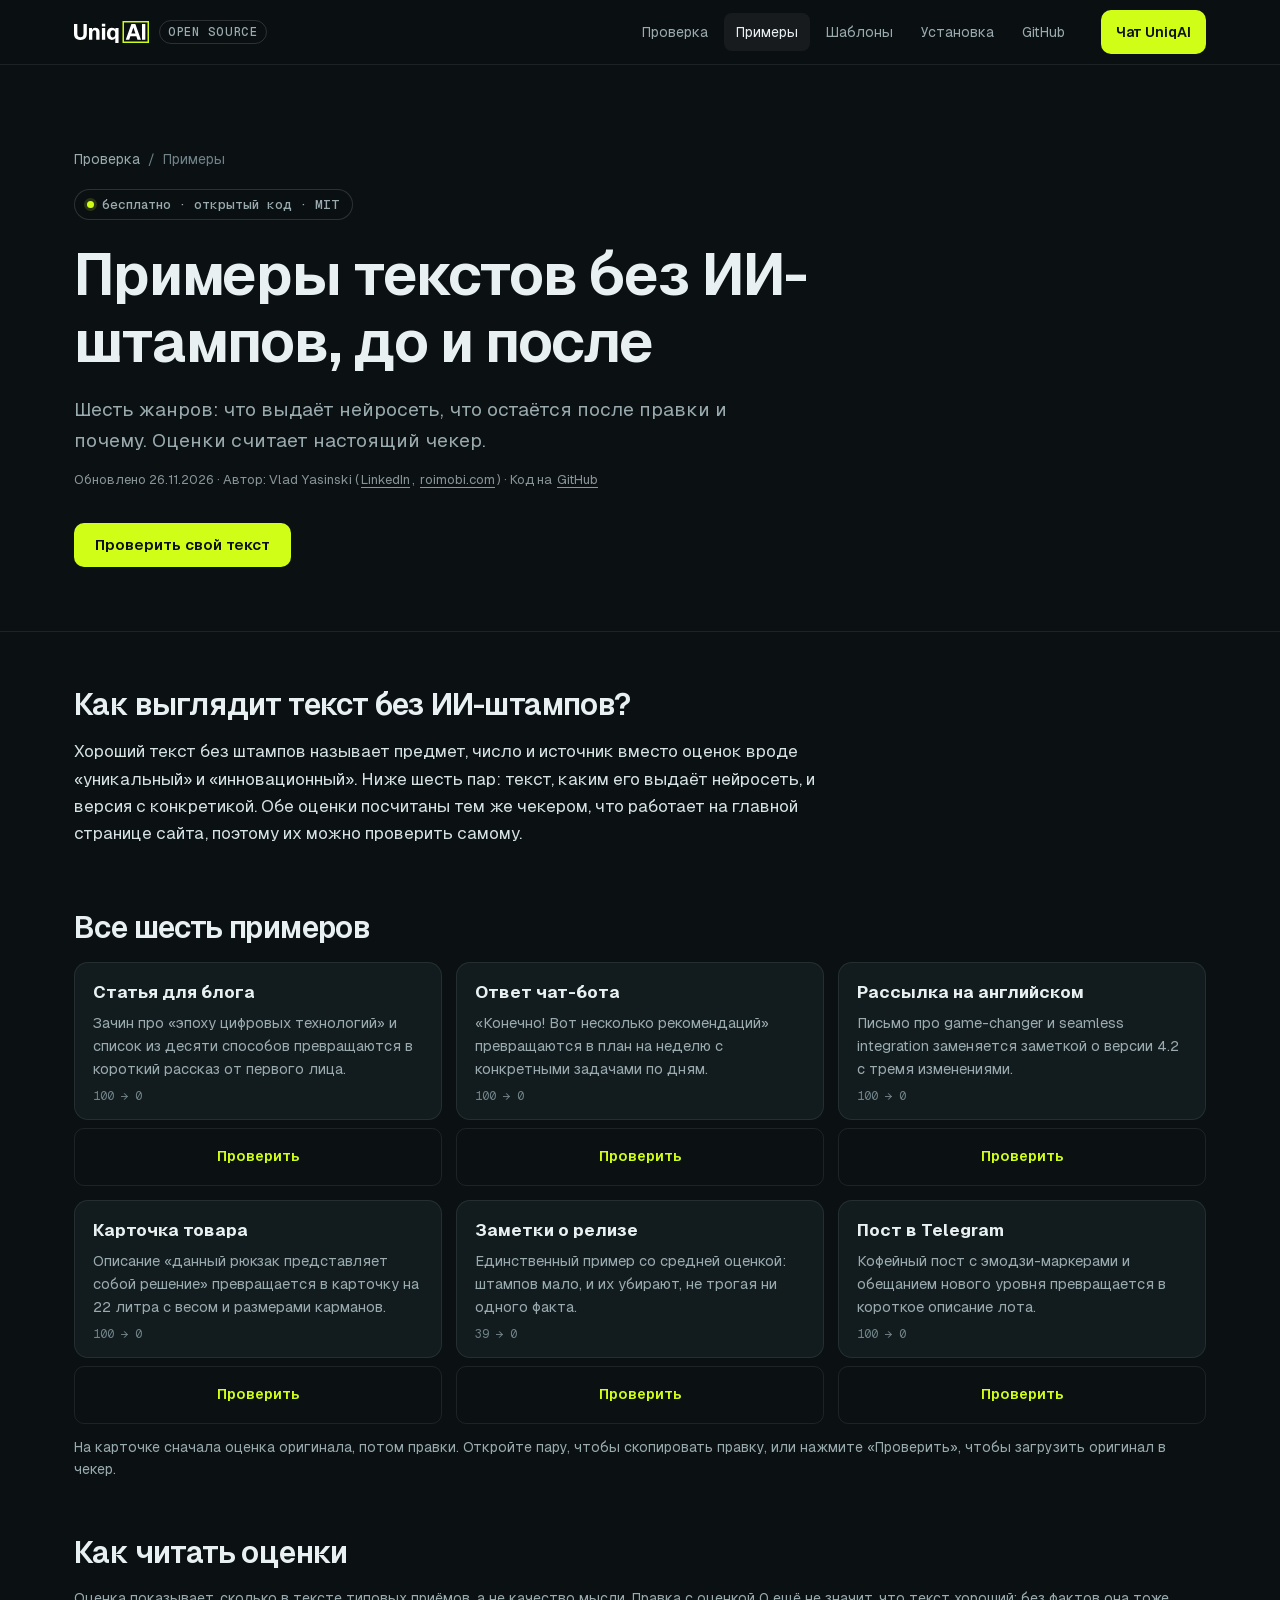
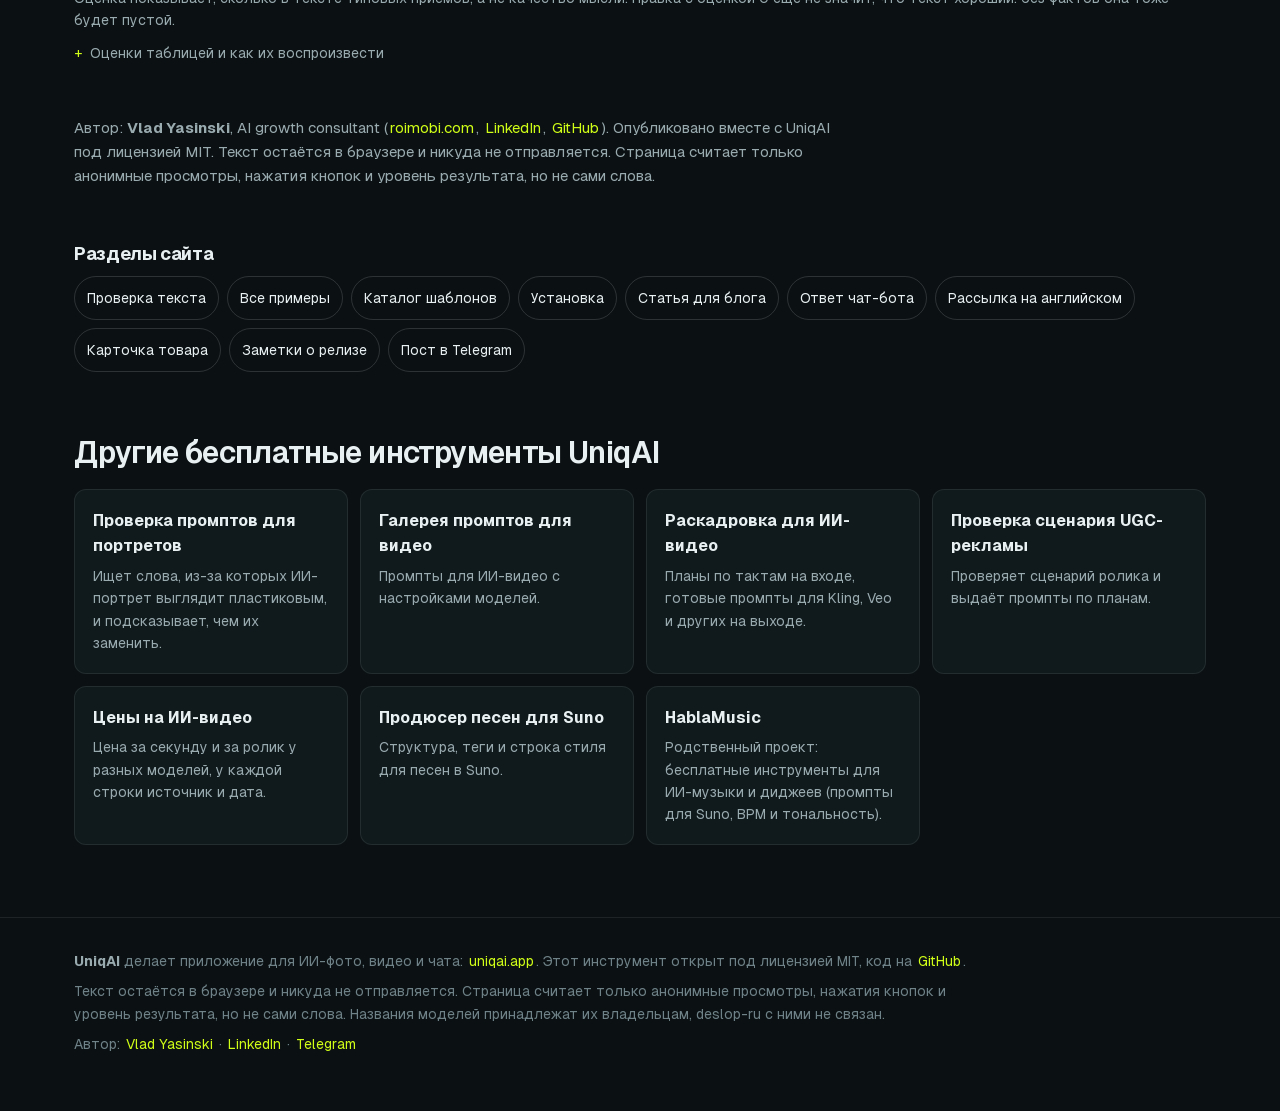
<file: docs/examples/index.html>
<!doctype html>
<html lang="ru">
<head>
<meta charset="utf-8">
<meta name="viewport" content="width=device-width, initial-scale=1">
<title>Примеры текстов без ИИ-штампов, до и после | deslop-ru</title>
<meta name="description" content="Шесть пар до и после: статья, ответ чат-бота, рассылка, карточка товара, заметки о релизе и пост. Оценка до: от 39 до 100, после: 0.">
<link rel="canonical" href="https://uniqaiapp.github.io/deslop-ru/examples/">
<meta name="robots" content="index, follow, max-image-preview:large">
<meta property="og:type" content="website">
<meta property="og:site_name" content="UniqAI open source">
<meta property="og:locale" content="ru_RU">
<meta property="og:title" content="Примеры текстов без ИИ-штампов, до и после | deslop-ru">
<meta property="og:description" content="Шесть пар до и после: статья, ответ чат-бота, рассылка, карточка товара, заметки о релизе и пост. Оценка до: от 39 до 100, после: 0.">
<meta property="og:url" content="https://uniqaiapp.github.io/deslop-ru/examples/">
<meta property="og:image" content="https://uniqaiapp.github.io/deslop-ru/assets/social-preview.png">
<meta property="og:image:width" content="1280">
<meta property="og:image:height" content="640">
<meta property="og:image:alt" content="deslop-ru: проверка русского текста на ИИ-штампы, до и после">
<meta name="twitter:card" content="summary_large_image">
<meta name="twitter:title" content="Примеры текстов без ИИ-штампов, до и после | deslop-ru">
<meta name="twitter:description" content="Шесть пар до и после: статья, ответ чат-бота, рассылка, карточка товара, заметки о релизе и пост. Оценка до: от 39 до 100, после: 0.">
<meta name="twitter:image" content="https://uniqaiapp.github.io/deslop-ru/assets/social-preview.png">
<meta name="theme-color" content="#0b1113">
<link rel="icon" href="../assets/favicon.svg" type="image/svg+xml">
<link rel="preload" href="../assets/fonts/Geist-Variable.woff2" as="font" type="font/woff2" crossorigin>
<link rel="stylesheet" href="../site.css">
<link rel="alternate" type="text/plain" href="https://uniqaiapp.github.io/deslop-ru/llms.txt" title="llms.txt">
<script type="application/ld+json">{"@context":"https://schema.org","@graph":[{"@type":"Organization","@id":"https://uniqai.app/#org","name":"UniqAI","url":"https://uniqai.app/","logo":{"@type":"ImageObject","url":"https://uniqai.app/icon-512.png","width":512,"height":512},"sameAs":["https://github.com/uniqaiapp"]},{"@type":"WebSite","@id":"https://uniqaiapp.github.io/#site","name":"Открытые инструменты UniqAI","url":"https://uniqaiapp.github.io/"},{"@type":"CollectionPage","@id":"https://uniqaiapp.github.io/deslop-ru/examples/#page","url":"https://uniqaiapp.github.io/deslop-ru/examples/","name":"Примеры текстов без ИИ-штампов, до и после | deslop-ru","description":"Шесть пар до и после: статья, ответ чат-бота, рассылка, карточка товара, заметки о релизе и пост. Оценка до: от 39 до 100, после: 0.","inLanguage":"ru","isPartOf":{"@id":"https://uniqaiapp.github.io/#site"},"publisher":{"@id":"https://uniqai.app/#org"},"dateModified":"2026-11-26","author":{"@type":"Person","name":"Vlad Yasinski","url":"https://www.roimobi.com/","sameAs":["https://www.roimobi.com","https://www.linkedin.com/in/vlad-yasinski-ua5er/","https://github.com/ua5er"]},"primaryImageOfPage":{"@type":"ImageObject","url":"https://uniqaiapp.github.io/deslop-ru/assets/social-preview.png"},"breadcrumb":{"@id":"https://uniqaiapp.github.io/deslop-ru/examples/#crumbs"}},{"@type":"BreadcrumbList","@id":"https://uniqaiapp.github.io/deslop-ru/examples/#crumbs","itemListElement":[{"@type":"ListItem","position":1,"name":"Проверка","item":"https://uniqaiapp.github.io/deslop-ru/"},{"@type":"ListItem","position":2,"name":"Примеры","item":"https://uniqaiapp.github.io/deslop-ru/examples/"}]}]}</script>
</head>
<body>
<a class="skip" href="#main">К содержимому</a>
<header class="top"><div class="wrap top-in">
<a class="brand" href="https://uniqaiapp.github.io/" aria-label="Открытые инструменты UniqAI"><img src="../assets/wordmark.svg" alt="UniqAI" width="96" height="28"><span>open source</span></a>
<nav class="nav" aria-label="Разделы"><a href="../">Проверка</a><a href="../examples/" aria-current="page">Примеры</a><a href="../patterns/">Шаблоны</a><a href="../how-to/">Установка</a><a href="https://github.com/uniqaiapp/deslop-ru" rel="noopener">GitHub</a></nav>
<a class="btn btn-sm" href="https://uniqai.app/chat?utm_source=github&amp;utm_medium=pages&amp;utm_campaign=deslop-ru&amp;utm_content=header" data-out="header">Чат UniqAI</a>
</div></header>

<main id="main">
<section class="hero"><div class="wrap hero-in">
<nav class="crumbs" aria-label="Хлебные крошки"><a href="../">Проверка</a> / <span>Примеры</span></nav>
<p class="pill"><span class="dot"></span>бесплатно · открытый код · MIT</p>
<h1>Примеры текстов без ИИ-штампов, до и после</h1>
<p class="lead">Шесть жанров: что выдаёт нейросеть, что остаётся после правки и почему. Оценки считает настоящий чекер.</p>
<p class="byline">Обновлено 26.11.2026 · Автор: Vlad Yasinski (<a href="https://www.linkedin.com/in/vlad-yasinski-ua5er/" rel="noopener">LinkedIn</a>, <a href="https://www.roimobi.com/?utm_source=github&amp;utm_medium=pages&amp;utm_campaign=deslop-ru" rel="noopener">roimobi.com</a>) · Код на <a href="https://github.com/uniqaiapp/deslop-ru" rel="noopener">GitHub</a></p>
<div class="hero-cta"><a class="btn" href="../#builder">Проверить свой текст</a></div>
</div></section>
<section class="ug-sec wrap" id="answer">
<h2>Как выглядит текст без ИИ-штампов?</h2>
<p class="ug-answer">Хороший текст без штампов называет предмет, число и источник вместо оценок вроде «уникальный» и «инновационный». Ниже шесть пар: текст, каким его выдаёт нейросеть, и версия с конкретикой. Обе оценки посчитаны тем же чекером, что работает на главной странице сайта, поэтому их можно проверить самому.</p>
</section>
<section class="ug-sec wrap" id="list">
<h2>Все шесть примеров</h2>
<ul class="ug-list"><li class="np-try"><a href="../examples/blog-intro/"><strong>Статья для блога</strong>Зачин про «эпоху цифровых технологий» и список из десяти способов превращаются в короткий рассказ от первого лица.<em>100 → 0</em></a><a class="np-tryit" href="../?sample=blog-intro#builder" aria-label="Загрузить исходный текст «Статья для блога» в проверку">Проверить</a></li><li class="np-try"><a href="../examples/chat-answer/"><strong>Ответ чат-бота</strong>«Конечно! Вот несколько рекомендаций» превращаются в план на неделю с конкретными задачами по дням.<em>100 → 0</em></a><a class="np-tryit" href="../?sample=chat-answer#builder" aria-label="Загрузить исходный текст «Ответ чат-бота» в проверку">Проверить</a></li><li class="np-try"><a href="../examples/newsletter/"><strong>Рассылка на английском</strong>Письмо про game-changer и seamless integration заменяется заметкой о версии 4.2 с тремя изменениями.<em>100 → 0</em></a><a class="np-tryit" href="../?sample=newsletter#builder" aria-label="Загрузить исходный текст «Рассылка на английском» в проверку">Проверить</a></li><li class="np-try"><a href="../examples/product-card/"><strong>Карточка товара</strong>Описание «данный рюкзак представляет собой решение» превращается в карточку на 22 литра с весом и размерами карманов.<em>100 → 0</em></a><a class="np-tryit" href="../?sample=product-card#builder" aria-label="Загрузить исходный текст «Карточка товара» в проверку">Проверить</a></li><li class="np-try"><a href="../examples/release-notes/"><strong>Заметки о релизе</strong>Единственный пример со средней оценкой: штампов мало, и их убирают, не трогая ни одного факта.<em>39 → 0</em></a><a class="np-tryit" href="../?sample=release-notes#builder" aria-label="Загрузить исходный текст «Заметки о релизе» в проверку">Проверить</a></li><li class="np-try"><a href="../examples/telegram-post/"><strong>Пост в Telegram</strong>Кофейный пост с эмодзи-маркерами и обещанием нового уровня превращается в короткое описание лота.<em>100 → 0</em></a><a class="np-tryit" href="../?sample=telegram-post#builder" aria-label="Загрузить исходный текст «Пост в Telegram» в проверку">Проверить</a></li></ul><p class="ug-small">На карточке сначала оценка оригинала, потом правки. Откройте пару, чтобы скопировать правку, или нажмите «Проверить», чтобы загрузить оригинал в чекер.</p>
</section>
<section class="ug-sec wrap" id="scores">
<h2>Как читать оценки</h2>
<p class="ug-small">Оценка показывает, сколько в тексте типовых приёмов, а не качество мысли. Правка с оценкой 0 ещё не значит, что текст хороший: без фактов она тоже будет пустой.</p><details class="why"><summary>Оценки таблицей и как их воспроизвести</summary><div class="ug-tablewrap"><table class="ug-table np-stack"><thead><tr><th scope="col">Пример</th><th scope="col">До</th><th scope="col">После</th></tr></thead><tbody><tr><td data-label="Пример"><a href="blog-intro/">Статья для блога</a></td><td data-label="До">100 (читается как бот)</td><td data-label="После">0 (чисто)</td></tr><tr><td data-label="Пример"><a href="chat-answer/">Ответ чат-бота</a></td><td data-label="До">100 (читается как бот)</td><td data-label="После">0 (чисто)</td></tr><tr><td data-label="Пример"><a href="newsletter/">Рассылка на английском</a></td><td data-label="До">100 (reads like a bot)</td><td data-label="После">0 (clean)</td></tr><tr><td data-label="Пример"><a href="product-card/">Карточка товара</a></td><td data-label="До">100 (читается как бот)</td><td data-label="После">0 (чисто)</td></tr><tr><td data-label="Пример"><a href="release-notes/">Заметки о релизе</a></td><td data-label="До">39 (заметно)</td><td data-label="После">0 (чисто)</td></tr><tr><td data-label="Пример"><a href="telegram-post/">Пост в Telegram</a></td><td data-label="До">100 (читается как бот)</td><td data-label="После">0 (чисто)</td></tr></tbody></table></div><p class="ug-small">Для разработчиков: команда <code>python3 scripts/deslop.py check examples/*.md</code> из корня репозитория печатает все строки.</p></details>
</section>
<section class="author wrap" aria-label="Об авторе"><p>Автор: <strong>Vlad Yasinski</strong>, AI growth consultant (<a href="https://www.roimobi.com/?utm_source=github&amp;utm_medium=pages&amp;utm_campaign=deslop-ru" rel="noopener">roimobi.com</a>, <a href="https://www.linkedin.com/in/vlad-yasinski-ua5er/" rel="noopener">LinkedIn</a>, <a href="https://github.com/ua5er" rel="noopener">GitHub</a>). Опубликовано вместе с UniqAI под лицензией MIT. Текст остаётся в браузере и никуда не отправляется. Страница считает только анонимные просмотры, нажатия кнопок и уровень результата, но не сами слова.</p></section>
</main>
<nav class="browse wrap" aria-label="Разделы сайта"><h2>Разделы сайта</h2><p><a href="../">Проверка текста</a><a href="../examples/">Все примеры</a><a href="../patterns/">Каталог шаблонов</a><a href="../how-to/">Установка</a><a href="../examples/blog-intro/">Статья для блога</a><a href="../examples/chat-answer/">Ответ чат-бота</a><a href="../examples/newsletter/">Рассылка на английском</a><a href="../examples/product-card/">Карточка товара</a><a href="../examples/release-notes/">Заметки о релизе</a><a href="../examples/telegram-post/">Пост в Telegram</a></p></nav>
<section class="more wrap" aria-labelledby="more-h">
<h2 id="more-h">Другие бесплатные инструменты UniqAI</h2>
<ul class="tools"><li><a href="https://uniqaiapp.github.io/no-plastic/" rel="noopener"><strong>Проверка промптов для портретов</strong><span>Ищет слова, из-за которых ИИ-портрет выглядит пластиковым, и подсказывает, чем их заменить.</span></a></li><li><a href="https://uniqaiapp.github.io/awesome-ai-video-prompts/" rel="noopener"><strong>Галерея промптов для видео</strong><span>Промпты для ИИ-видео с настройками моделей.</span></a></li><li><a href="https://uniqaiapp.github.io/video-director/" rel="noopener"><strong>Раскадровка для ИИ-видео</strong><span>Планы по тактам на входе, готовые промпты для Kling, Veo и других на выходе.</span></a></li><li><a href="https://uniqaiapp.github.io/ugc-ad-director/" rel="noopener"><strong>Проверка сценария UGC-рекламы</strong><span>Проверяет сценарий ролика и выдаёт промпты по планам.</span></a></li><li><a href="https://github.com/uniqaiapp/ai-video-pricing" rel="noopener"><strong>Цены на ИИ-видео</strong><span>Цена за секунду и за ролик у разных моделей, у каждой строки источник и дата.</span></a></li><li><a href="https://github.com/uniqaiapp/suno-producer" rel="noopener"><strong>Продюсер песен для Suno</strong><span>Структура, теги и строка стиля для песен в Suno.</span></a></li>
<li><a href="https://github.com/hablamusic" rel="noopener"><strong>HablaMusic</strong><span>Родственный проект: бесплатные инструменты для ИИ-музыки и диджеев (промпты для Suno, BPM и тональность).</span></a></li>
</ul></section>
<footer class="foot"><div class="wrap foot-in">
<p><strong>UniqAI</strong> делает приложение для ИИ-фото, видео и чата: <a href="https://uniqai.app/?utm_source=github&amp;utm_medium=pages&amp;utm_campaign=deslop-ru&amp;utm_content=footer" data-out="footer">uniqai.app</a>. Этот инструмент открыт под лицензией MIT, код на <a href="https://github.com/uniqaiapp/deslop-ru" rel="noopener">GitHub</a>.</p>
<p>Текст остаётся в браузере и никуда не отправляется. Страница считает только анонимные просмотры, нажатия кнопок и уровень результата, но не сами слова. Названия моделей принадлежат их владельцам, deslop-ru с ними не связан.</p>
<p>Автор: <a href="https://www.roimobi.com/?utm_source=github&amp;utm_medium=pages&amp;utm_campaign=deslop-ru" rel="noopener">Vlad Yasinski</a> · <a href="https://www.linkedin.com/in/vlad-yasinski-ua5er/" rel="noopener">LinkedIn</a> · <a href="https://t.me/ua5er" rel="noopener">Telegram</a></p>
</div></footer>
<script>window.UQ={key:"phc_AVmhcac2jVRwi9asHEuhzJXnAbQA2hzfUxzWvzjyLPc8",repo:"deslop-ru"};</script>
<script src="../site.js" defer></script>
</body></html>
</file>
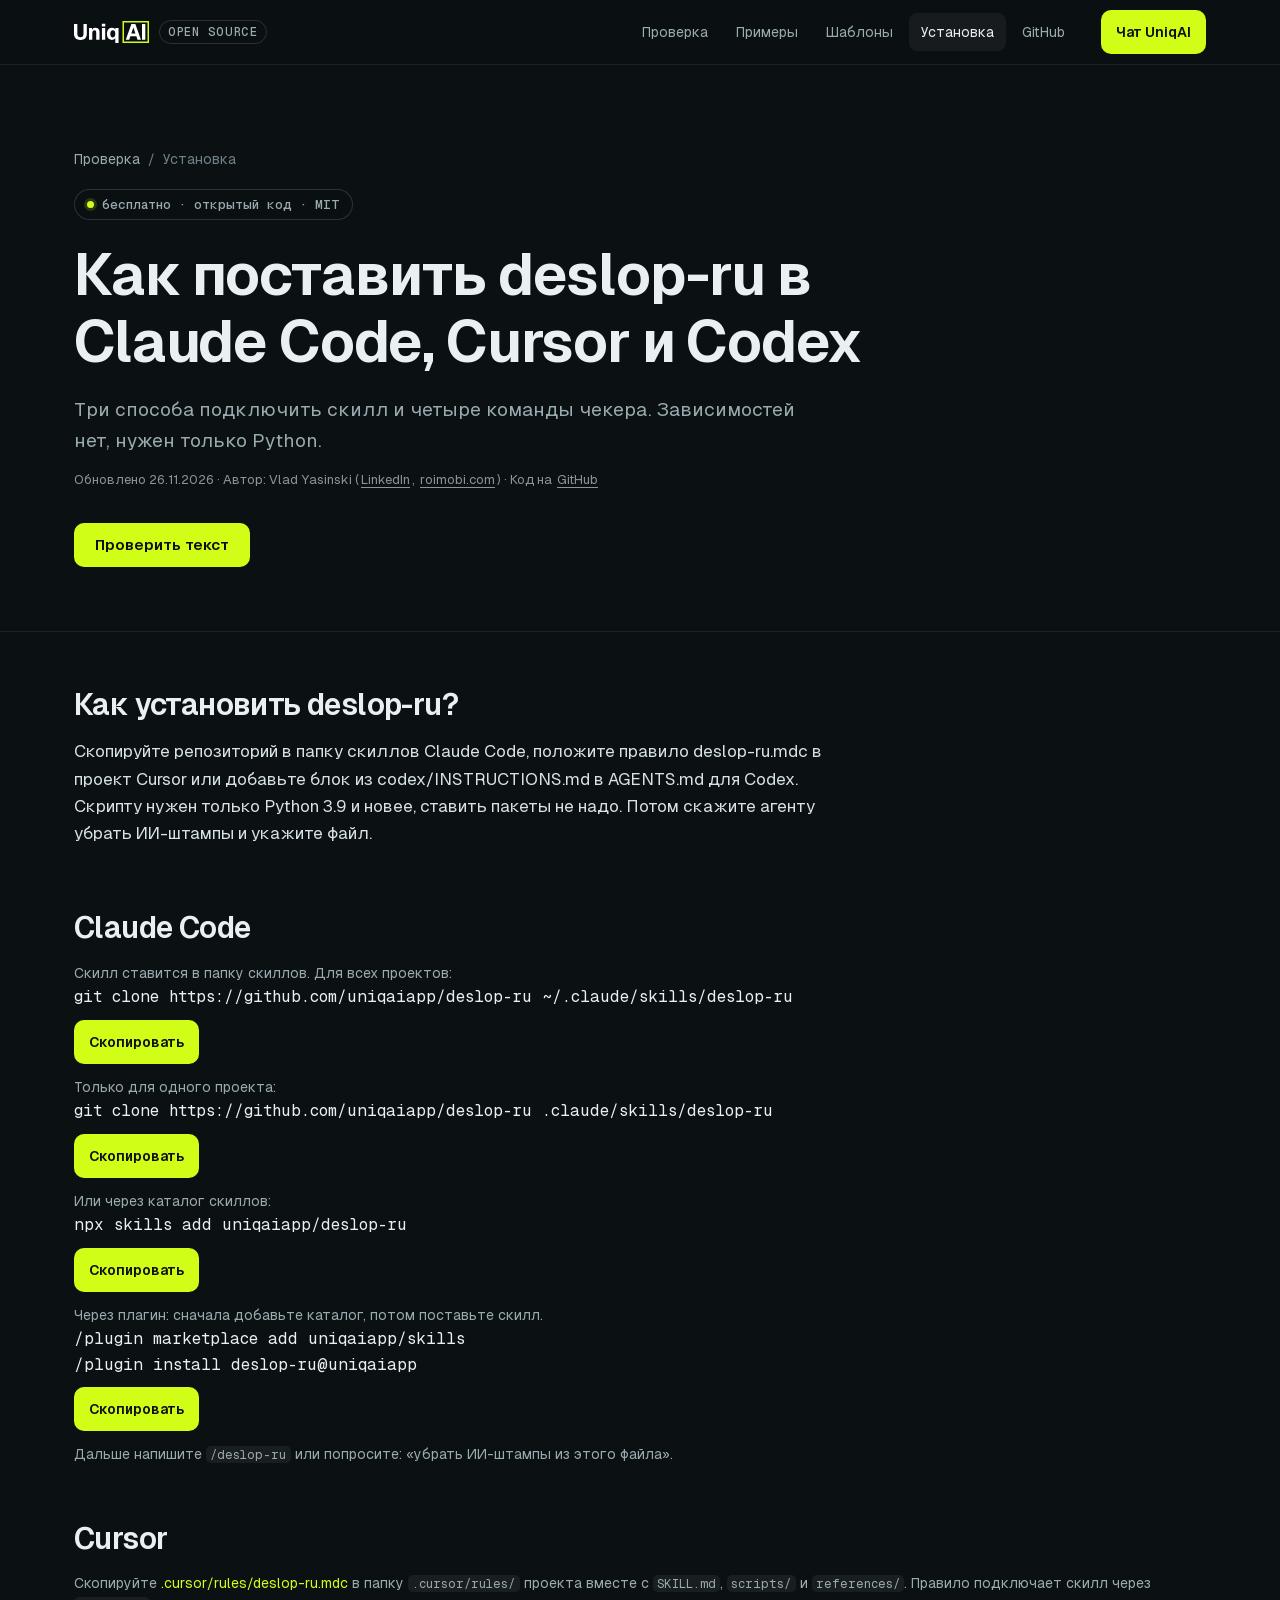
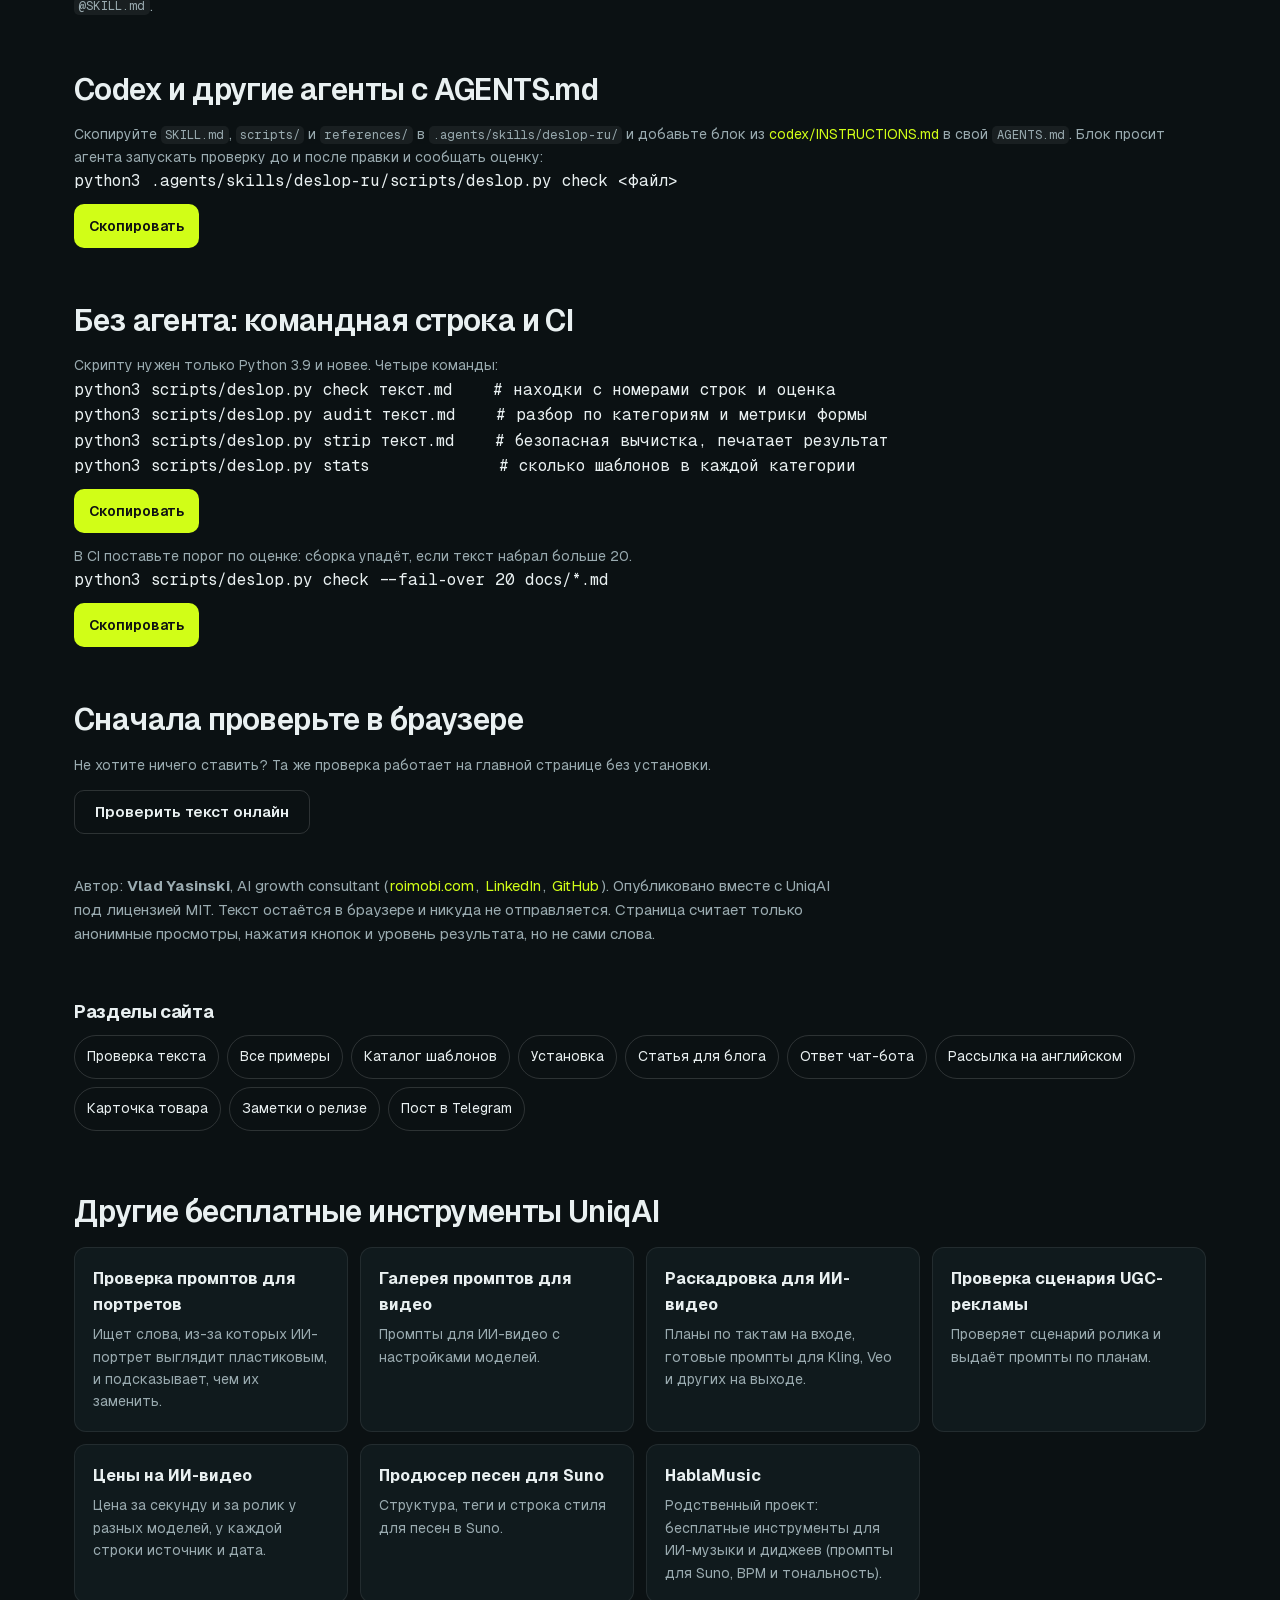
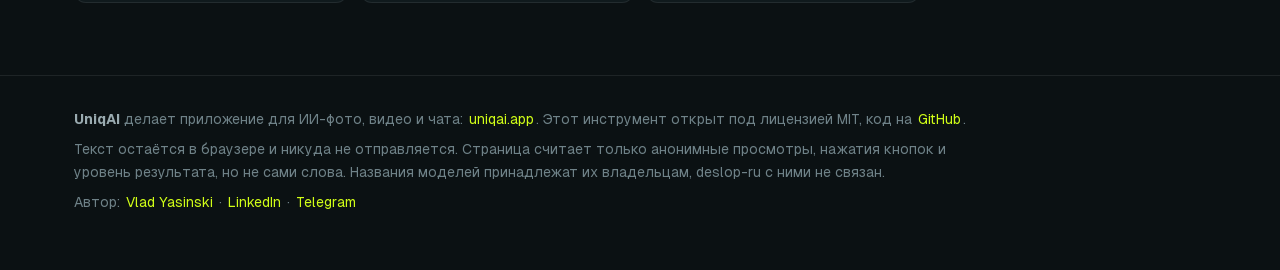
<file: docs/how-to/index.html>
<!doctype html>
<html lang="ru">
<head>
<meta charset="utf-8">
<meta name="viewport" content="width=device-width, initial-scale=1">
<title>Установка deslop-ru для Claude, Cursor, Codex | deslop-ru</title>
<meta name="description" content="Как поставить deslop-ru в Claude Code, Cursor и Codex и как запускать чекер из командной строки и CI. Нужен только Python 3.9 и новее.">
<link rel="canonical" href="https://uniqaiapp.github.io/deslop-ru/how-to/">
<meta name="robots" content="index, follow, max-image-preview:large">
<meta property="og:type" content="website">
<meta property="og:site_name" content="UniqAI open source">
<meta property="og:locale" content="ru_RU">
<meta property="og:title" content="Установка deslop-ru для Claude, Cursor, Codex | deslop-ru">
<meta property="og:description" content="Как поставить deslop-ru в Claude Code, Cursor и Codex и как запускать чекер из командной строки и CI. Нужен только Python 3.9 и новее.">
<meta property="og:url" content="https://uniqaiapp.github.io/deslop-ru/how-to/">
<meta property="og:image" content="https://uniqaiapp.github.io/deslop-ru/assets/social-preview.png">
<meta property="og:image:width" content="1280">
<meta property="og:image:height" content="640">
<meta property="og:image:alt" content="deslop-ru: проверка русского текста на ИИ-штампы, до и после">
<meta name="twitter:card" content="summary_large_image">
<meta name="twitter:title" content="Установка deslop-ru для Claude, Cursor, Codex | deslop-ru">
<meta name="twitter:description" content="Как поставить deslop-ru в Claude Code, Cursor и Codex и как запускать чекер из командной строки и CI. Нужен только Python 3.9 и новее.">
<meta name="twitter:image" content="https://uniqaiapp.github.io/deslop-ru/assets/social-preview.png">
<meta name="theme-color" content="#0b1113">
<link rel="icon" href="../assets/favicon.svg" type="image/svg+xml">
<link rel="preload" href="../assets/fonts/Geist-Variable.woff2" as="font" type="font/woff2" crossorigin>
<link rel="stylesheet" href="../site.css">
<link rel="alternate" type="text/plain" href="https://uniqaiapp.github.io/deslop-ru/llms.txt" title="llms.txt">
<script type="application/ld+json">{"@context":"https://schema.org","@graph":[{"@type":"Organization","@id":"https://uniqai.app/#org","name":"UniqAI","url":"https://uniqai.app/","logo":{"@type":"ImageObject","url":"https://uniqai.app/icon-512.png","width":512,"height":512},"sameAs":["https://github.com/uniqaiapp"]},{"@type":"WebSite","@id":"https://uniqaiapp.github.io/#site","name":"Открытые инструменты UniqAI","url":"https://uniqaiapp.github.io/"},{"@type":"WebPage","@id":"https://uniqaiapp.github.io/deslop-ru/how-to/#page","url":"https://uniqaiapp.github.io/deslop-ru/how-to/","name":"Установка deslop-ru для Claude, Cursor, Codex | deslop-ru","description":"Как поставить deslop-ru в Claude Code, Cursor и Codex и как запускать чекер из командной строки и CI. Нужен только Python 3.9 и новее.","inLanguage":"ru","isPartOf":{"@id":"https://uniqaiapp.github.io/#site"},"publisher":{"@id":"https://uniqai.app/#org"},"dateModified":"2026-11-26","author":{"@type":"Person","name":"Vlad Yasinski","url":"https://www.roimobi.com/","sameAs":["https://www.roimobi.com","https://www.linkedin.com/in/vlad-yasinski-ua5er/","https://github.com/ua5er"]},"primaryImageOfPage":{"@type":"ImageObject","url":"https://uniqaiapp.github.io/deslop-ru/assets/social-preview.png"},"breadcrumb":{"@id":"https://uniqaiapp.github.io/deslop-ru/how-to/#crumbs"}},{"@type":"BreadcrumbList","@id":"https://uniqaiapp.github.io/deslop-ru/how-to/#crumbs","itemListElement":[{"@type":"ListItem","position":1,"name":"Проверка","item":"https://uniqaiapp.github.io/deslop-ru/"},{"@type":"ListItem","position":2,"name":"Установка","item":"https://uniqaiapp.github.io/deslop-ru/how-to/"}]}]}</script>
</head>
<body>
<a class="skip" href="#main">К содержимому</a>
<header class="top"><div class="wrap top-in">
<a class="brand" href="https://uniqaiapp.github.io/" aria-label="Открытые инструменты UniqAI"><img src="../assets/wordmark.svg" alt="UniqAI" width="96" height="28"><span>open source</span></a>
<nav class="nav" aria-label="Разделы"><a href="../">Проверка</a><a href="../examples/">Примеры</a><a href="../patterns/">Шаблоны</a><a href="../how-to/" aria-current="page">Установка</a><a href="https://github.com/uniqaiapp/deslop-ru" rel="noopener">GitHub</a></nav>
<a class="btn btn-sm" href="https://uniqai.app/chat?utm_source=github&amp;utm_medium=pages&amp;utm_campaign=deslop-ru&amp;utm_content=header" data-out="header">Чат UniqAI</a>
</div></header>

<main id="main">
<section class="hero"><div class="wrap hero-in">
<nav class="crumbs" aria-label="Хлебные крошки"><a href="../">Проверка</a> / <span>Установка</span></nav>
<p class="pill"><span class="dot"></span>бесплатно · открытый код · MIT</p>
<h1>Как поставить deslop-ru в Claude Code, Cursor и Codex</h1>
<p class="lead">Три способа подключить скилл и четыре команды чекера. Зависимостей нет, нужен только Python.</p>
<p class="byline">Обновлено 26.11.2026 · Автор: Vlad Yasinski (<a href="https://www.linkedin.com/in/vlad-yasinski-ua5er/" rel="noopener">LinkedIn</a>, <a href="https://www.roimobi.com/?utm_source=github&amp;utm_medium=pages&amp;utm_campaign=deslop-ru" rel="noopener">roimobi.com</a>) · Код на <a href="https://github.com/uniqaiapp/deslop-ru" rel="noopener">GitHub</a></p>
<div class="hero-cta"><a class="btn" href="../#builder">Проверить текст</a></div>
</div></section>
<section class="ug-sec wrap" id="answer">
<h2>Как установить deslop-ru?</h2>
<p class="ug-answer">Скопируйте репозиторий в папку скиллов Claude Code, положите правило deslop-ru.mdc в проект Cursor или добавьте блок из codex/INSTRUCTIONS.md в AGENTS.md для Codex. Скрипту нужен только Python 3.9 и новее, ставить пакеты не надо. Потом скажите агенту убрать ИИ-штампы и укажите файл.</p>
</section>
<section class="ug-sec wrap" id="claude-code">
<h2>Claude Code</h2>
<p class="ug-small">Скилл ставится в папку скиллов. Для всех проектов:</p><pre class="np-pre" id="dr-i1">git clone https://github.com/uniqaiapp/deslop-ru ~/.claude/skills/deslop-ru</pre><div class="ug-actions"><button type="button" class="btn btn-sm" data-copy="dr-i1" data-kind="install" data-label="Скопировать">Скопировать</button></div><p class="ug-small">Только для одного проекта:</p><pre class="np-pre" id="dr-i2">git clone https://github.com/uniqaiapp/deslop-ru .claude/skills/deslop-ru</pre><div class="ug-actions"><button type="button" class="btn btn-sm" data-copy="dr-i2" data-kind="install" data-label="Скопировать">Скопировать</button></div><p class="ug-small">Или через каталог скиллов:</p><pre class="np-pre" id="dr-i3">npx skills add uniqaiapp/deslop-ru</pre><div class="ug-actions"><button type="button" class="btn btn-sm" data-copy="dr-i3" data-kind="install" data-label="Скопировать">Скопировать</button></div><p class="ug-small">Через плагин: сначала добавьте каталог, потом поставьте скилл.</p><pre class="np-pre" id="dr-i4">/plugin marketplace add uniqaiapp/skills
/plugin install deslop-ru@uniqaiapp</pre><div class="ug-actions"><button type="button" class="btn btn-sm" data-copy="dr-i4" data-kind="install" data-label="Скопировать">Скопировать</button></div><p class="ug-small">Дальше напишите <code>/deslop-ru</code> или попросите: «убрать ИИ-штампы из этого файла».</p>
</section>
<section class="ug-sec wrap" id="cursor">
<h2>Cursor</h2>
<p class="ug-small">Скопируйте <a href="https://github.com/uniqaiapp/deslop-ru/blob/main/.cursor/rules/deslop-ru.mdc" rel="noopener">.cursor/rules/deslop-ru.mdc</a> в папку <code>.cursor/rules/</code> проекта вместе с <code>SKILL.md</code>, <code>scripts/</code> и <code>references/</code>. Правило подключает скилл через <code>@SKILL.md</code>.</p>
</section>
<section class="ug-sec wrap" id="codex">
<h2>Codex и другие агенты с AGENTS.md</h2>
<p class="ug-small">Скопируйте <code>SKILL.md</code>, <code>scripts/</code> и <code>references/</code> в <code>.agents/skills/deslop-ru/</code> и добавьте блок из <a href="https://github.com/uniqaiapp/deslop-ru/blob/main/codex/INSTRUCTIONS.md" rel="noopener">codex/INSTRUCTIONS.md</a> в свой <code>AGENTS.md</code>. Блок просит агента запускать проверку до и после правки и сообщать оценку:</p><pre class="np-pre" id="dr-i5">python3 .agents/skills/deslop-ru/scripts/deslop.py check &lt;файл&gt;</pre><div class="ug-actions"><button type="button" class="btn btn-sm" data-copy="dr-i5" data-kind="install" data-label="Скопировать">Скопировать</button></div>
</section>
<section class="ug-sec wrap" id="cli">
<h2>Без агента: командная строка и CI</h2>
<p class="ug-small">Скрипту нужен только Python 3.9 и новее. Четыре команды:</p><pre class="np-pre" id="dr-i6">python3 scripts/deslop.py check текст.md    # находки с номерами строк и оценка
python3 scripts/deslop.py audit текст.md    # разбор по категориям и метрики формы
python3 scripts/deslop.py strip текст.md    # безопасная вычистка, печатает результат
python3 scripts/deslop.py stats             # сколько шаблонов в каждой категории</pre><div class="ug-actions"><button type="button" class="btn btn-sm" data-copy="dr-i6" data-kind="install" data-label="Скопировать">Скопировать</button></div><p class="ug-small">В CI поставьте порог по оценке: сборка упадёт, если текст набрал больше 20.</p><pre class="np-pre" id="dr-i7">python3 scripts/deslop.py check --fail-over 20 docs/*.md</pre><div class="ug-actions"><button type="button" class="btn btn-sm" data-copy="dr-i7" data-kind="install" data-label="Скопировать">Скопировать</button></div>
</section>
<section class="ug-sec wrap" id="try">
<h2>Сначала проверьте в браузере</h2>
<p class="ug-small">Не хотите ничего ставить? Та же проверка работает на главной странице без установки.</p><p class="np-ex-actions"><a class="btn btn-ghost" href="../#builder">Проверить текст онлайн</a></p>
</section>
<section class="author wrap" aria-label="Об авторе"><p>Автор: <strong>Vlad Yasinski</strong>, AI growth consultant (<a href="https://www.roimobi.com/?utm_source=github&amp;utm_medium=pages&amp;utm_campaign=deslop-ru" rel="noopener">roimobi.com</a>, <a href="https://www.linkedin.com/in/vlad-yasinski-ua5er/" rel="noopener">LinkedIn</a>, <a href="https://github.com/ua5er" rel="noopener">GitHub</a>). Опубликовано вместе с UniqAI под лицензией MIT. Текст остаётся в браузере и никуда не отправляется. Страница считает только анонимные просмотры, нажатия кнопок и уровень результата, но не сами слова.</p></section>
</main>
<nav class="browse wrap" aria-label="Разделы сайта"><h2>Разделы сайта</h2><p><a href="../">Проверка текста</a><a href="../examples/">Все примеры</a><a href="../patterns/">Каталог шаблонов</a><a href="../how-to/">Установка</a><a href="../examples/blog-intro/">Статья для блога</a><a href="../examples/chat-answer/">Ответ чат-бота</a><a href="../examples/newsletter/">Рассылка на английском</a><a href="../examples/product-card/">Карточка товара</a><a href="../examples/release-notes/">Заметки о релизе</a><a href="../examples/telegram-post/">Пост в Telegram</a></p></nav>
<section class="more wrap" aria-labelledby="more-h">
<h2 id="more-h">Другие бесплатные инструменты UniqAI</h2>
<ul class="tools"><li><a href="https://uniqaiapp.github.io/no-plastic/" rel="noopener"><strong>Проверка промптов для портретов</strong><span>Ищет слова, из-за которых ИИ-портрет выглядит пластиковым, и подсказывает, чем их заменить.</span></a></li><li><a href="https://uniqaiapp.github.io/awesome-ai-video-prompts/" rel="noopener"><strong>Галерея промптов для видео</strong><span>Промпты для ИИ-видео с настройками моделей.</span></a></li><li><a href="https://uniqaiapp.github.io/video-director/" rel="noopener"><strong>Раскадровка для ИИ-видео</strong><span>Планы по тактам на входе, готовые промпты для Kling, Veo и других на выходе.</span></a></li><li><a href="https://uniqaiapp.github.io/ugc-ad-director/" rel="noopener"><strong>Проверка сценария UGC-рекламы</strong><span>Проверяет сценарий ролика и выдаёт промпты по планам.</span></a></li><li><a href="https://github.com/uniqaiapp/ai-video-pricing" rel="noopener"><strong>Цены на ИИ-видео</strong><span>Цена за секунду и за ролик у разных моделей, у каждой строки источник и дата.</span></a></li><li><a href="https://github.com/uniqaiapp/suno-producer" rel="noopener"><strong>Продюсер песен для Suno</strong><span>Структура, теги и строка стиля для песен в Suno.</span></a></li>
<li><a href="https://github.com/hablamusic" rel="noopener"><strong>HablaMusic</strong><span>Родственный проект: бесплатные инструменты для ИИ-музыки и диджеев (промпты для Suno, BPM и тональность).</span></a></li>
</ul></section>
<footer class="foot"><div class="wrap foot-in">
<p><strong>UniqAI</strong> делает приложение для ИИ-фото, видео и чата: <a href="https://uniqai.app/?utm_source=github&amp;utm_medium=pages&amp;utm_campaign=deslop-ru&amp;utm_content=footer" data-out="footer">uniqai.app</a>. Этот инструмент открыт под лицензией MIT, код на <a href="https://github.com/uniqaiapp/deslop-ru" rel="noopener">GitHub</a>.</p>
<p>Текст остаётся в браузере и никуда не отправляется. Страница считает только анонимные просмотры, нажатия кнопок и уровень результата, но не сами слова. Названия моделей принадлежат их владельцам, deslop-ru с ними не связан.</p>
<p>Автор: <a href="https://www.roimobi.com/?utm_source=github&amp;utm_medium=pages&amp;utm_campaign=deslop-ru" rel="noopener">Vlad Yasinski</a> · <a href="https://www.linkedin.com/in/vlad-yasinski-ua5er/" rel="noopener">LinkedIn</a> · <a href="https://t.me/ua5er" rel="noopener">Telegram</a></p>
</div></footer>
<script>window.UQ={key:"phc_AVmhcac2jVRwi9asHEuhzJXnAbQA2hzfUxzWvzjyLPc8",repo:"deslop-ru"};</script>
<script src="../site.js" defer></script>
</body></html>
</file>
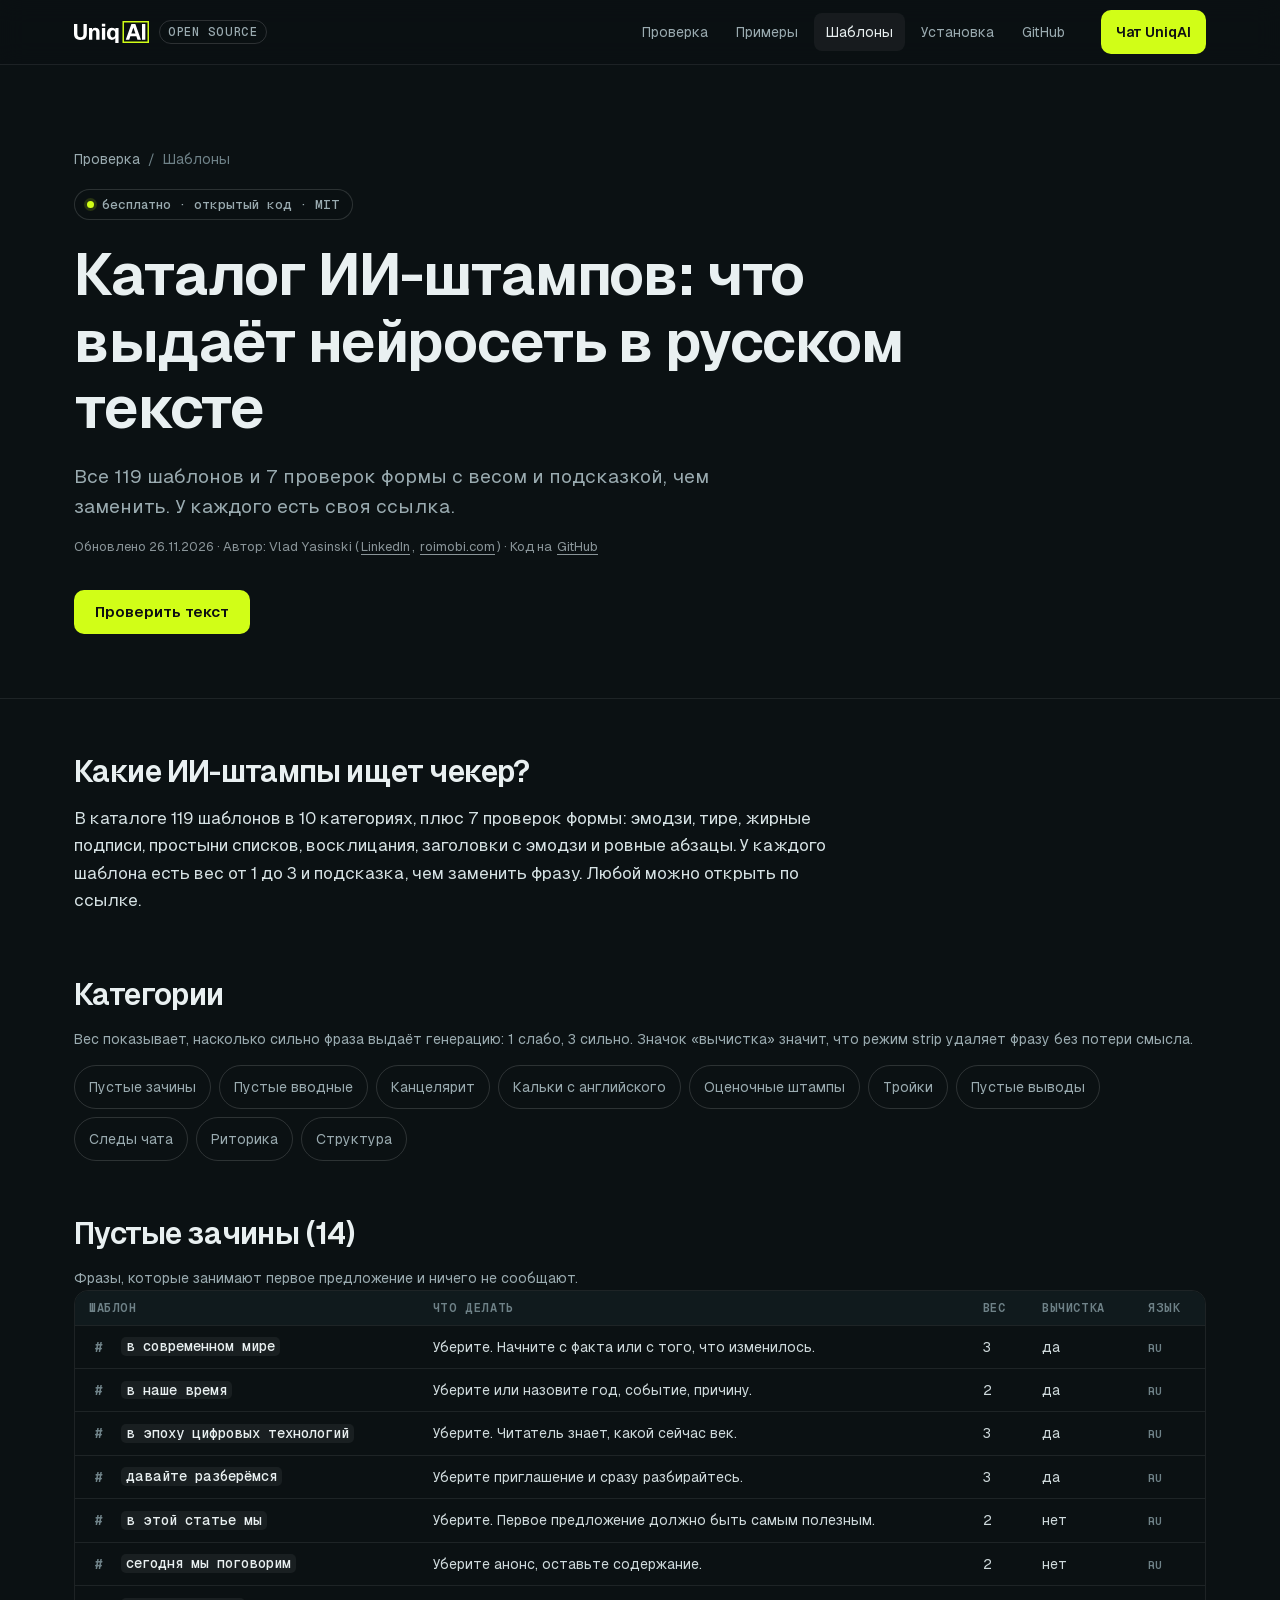
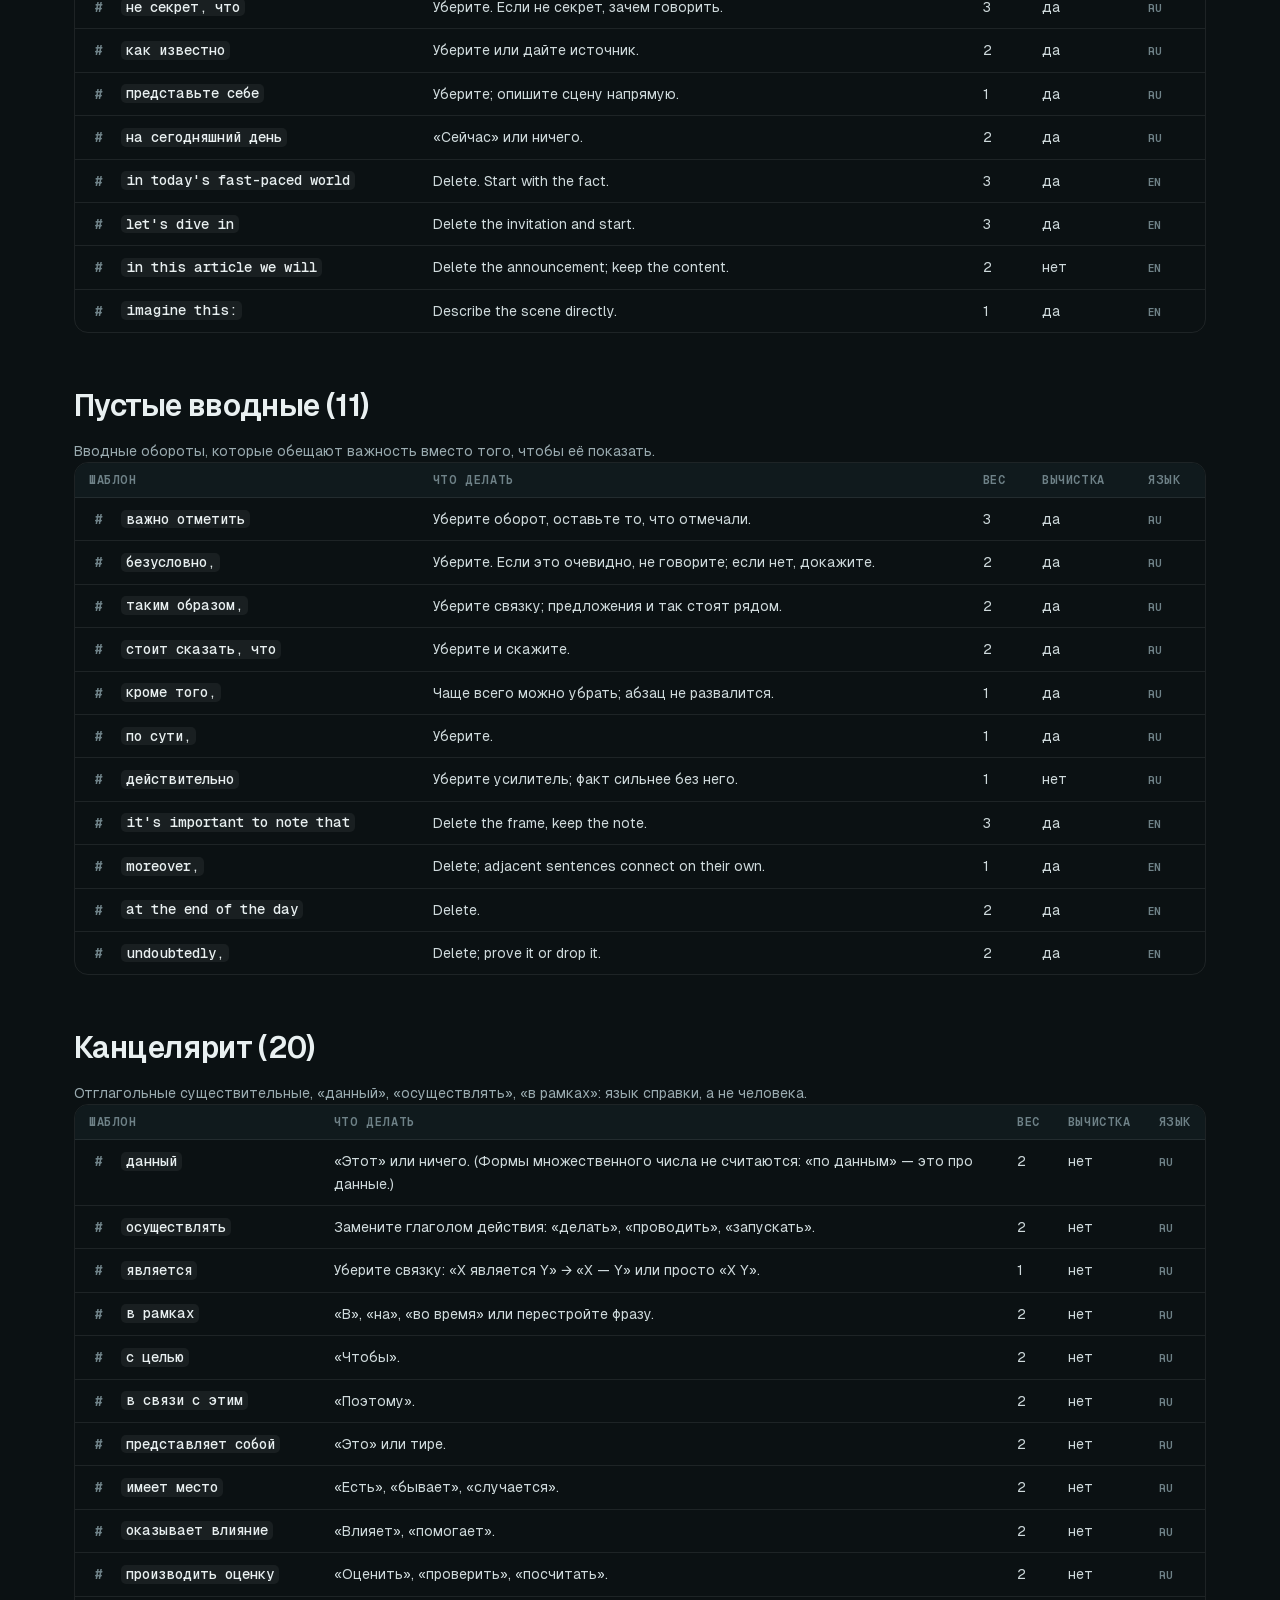
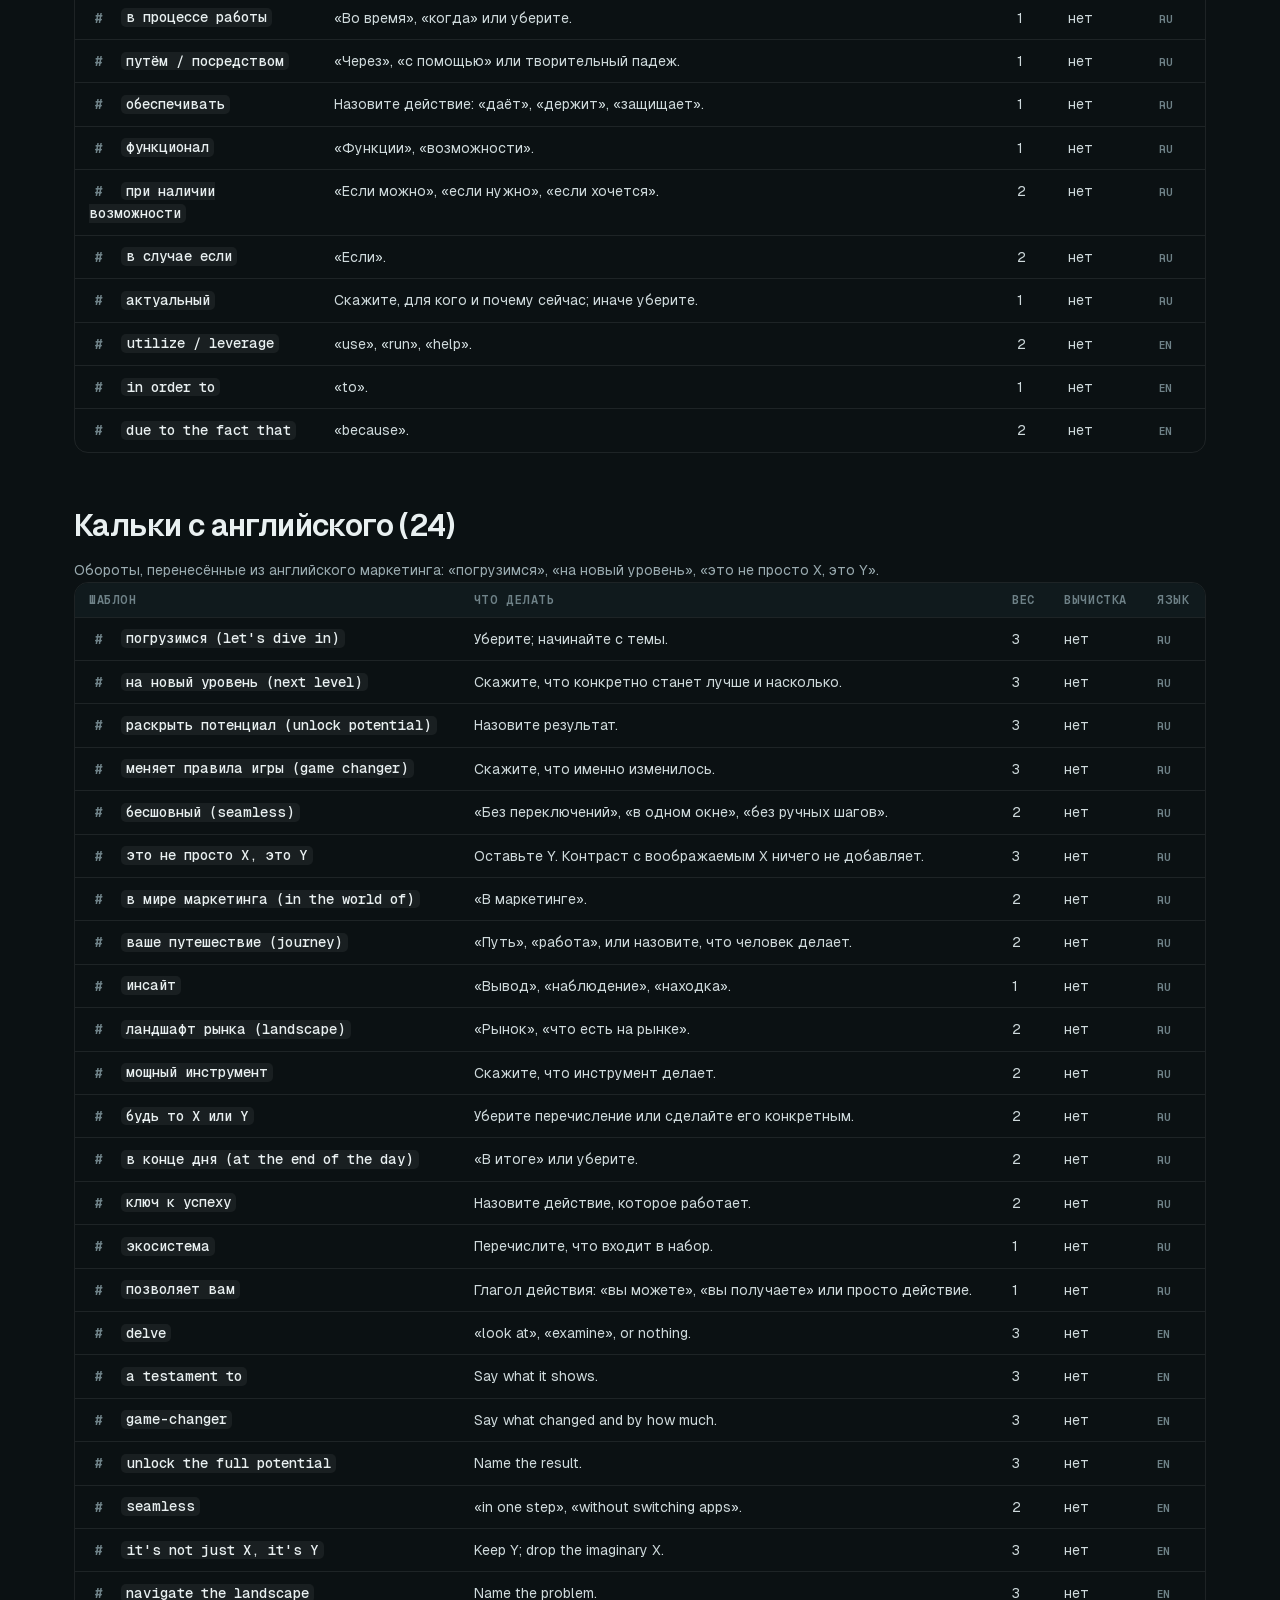
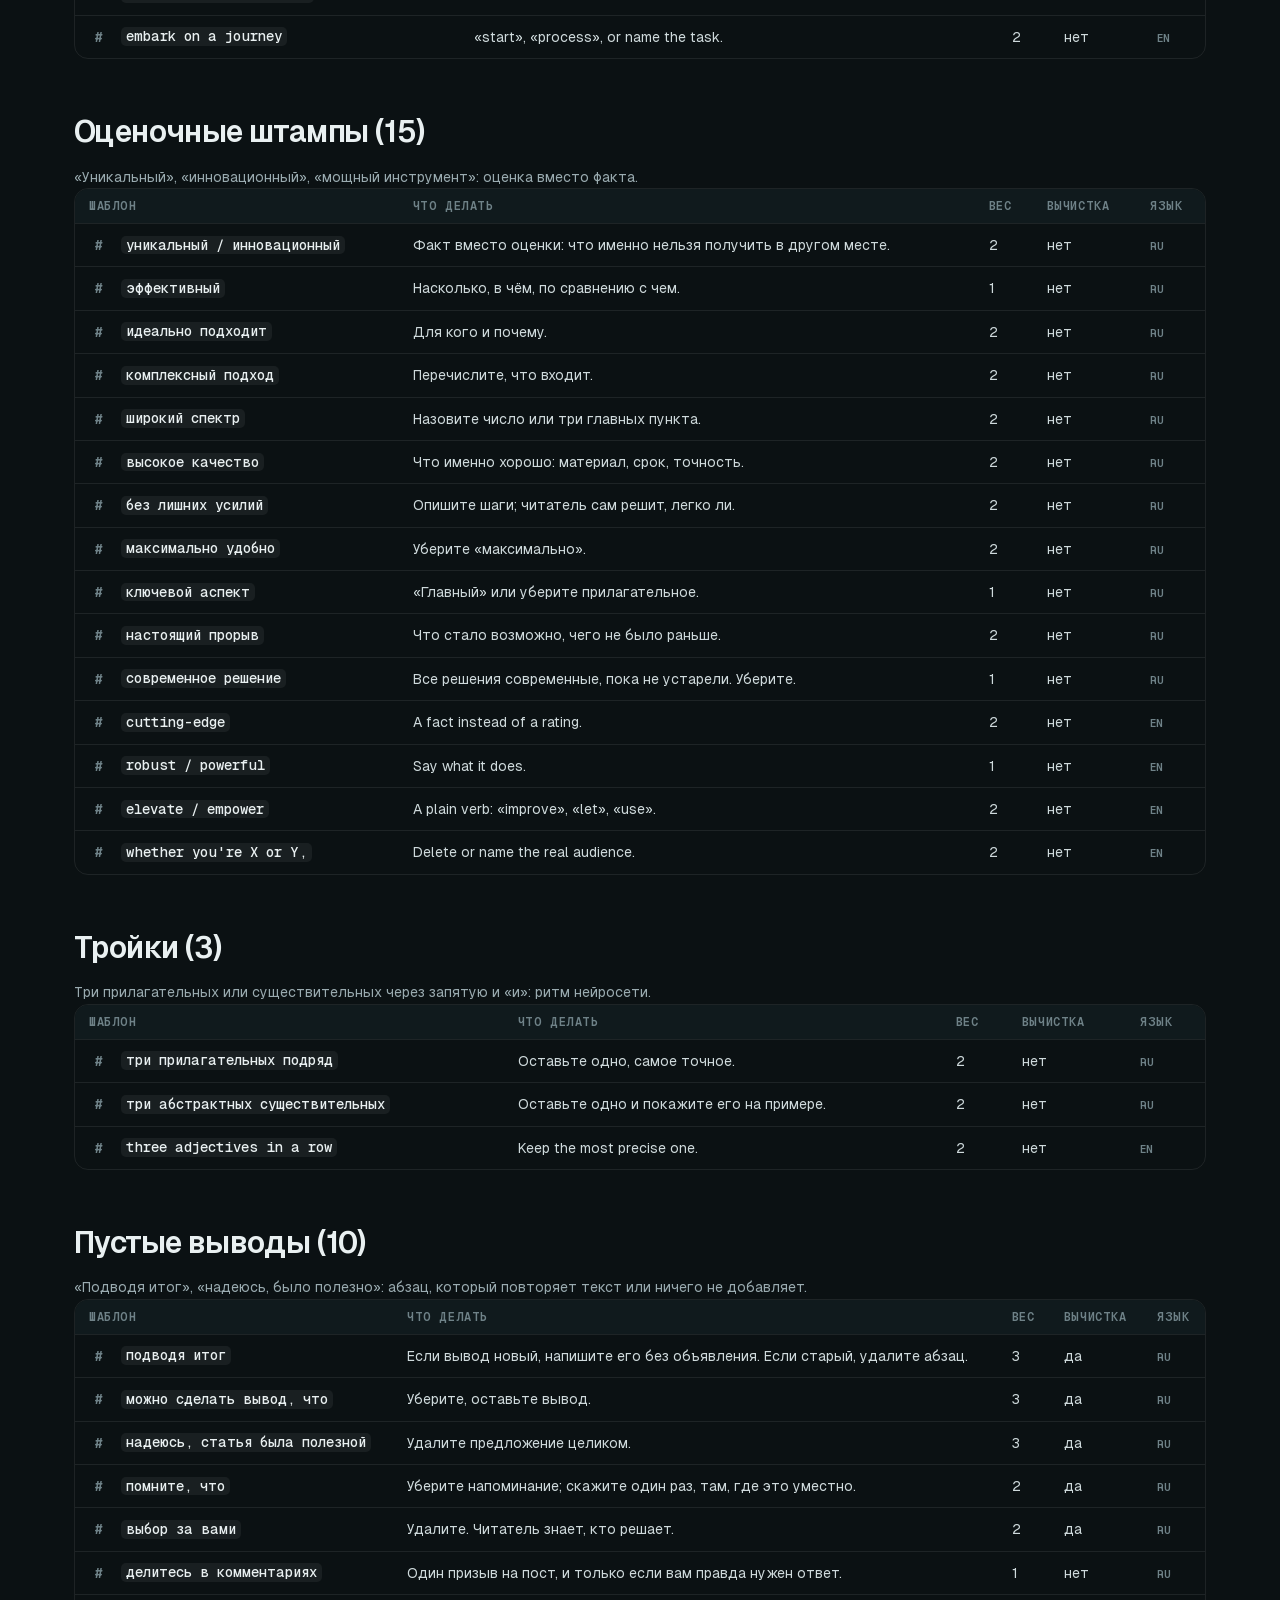
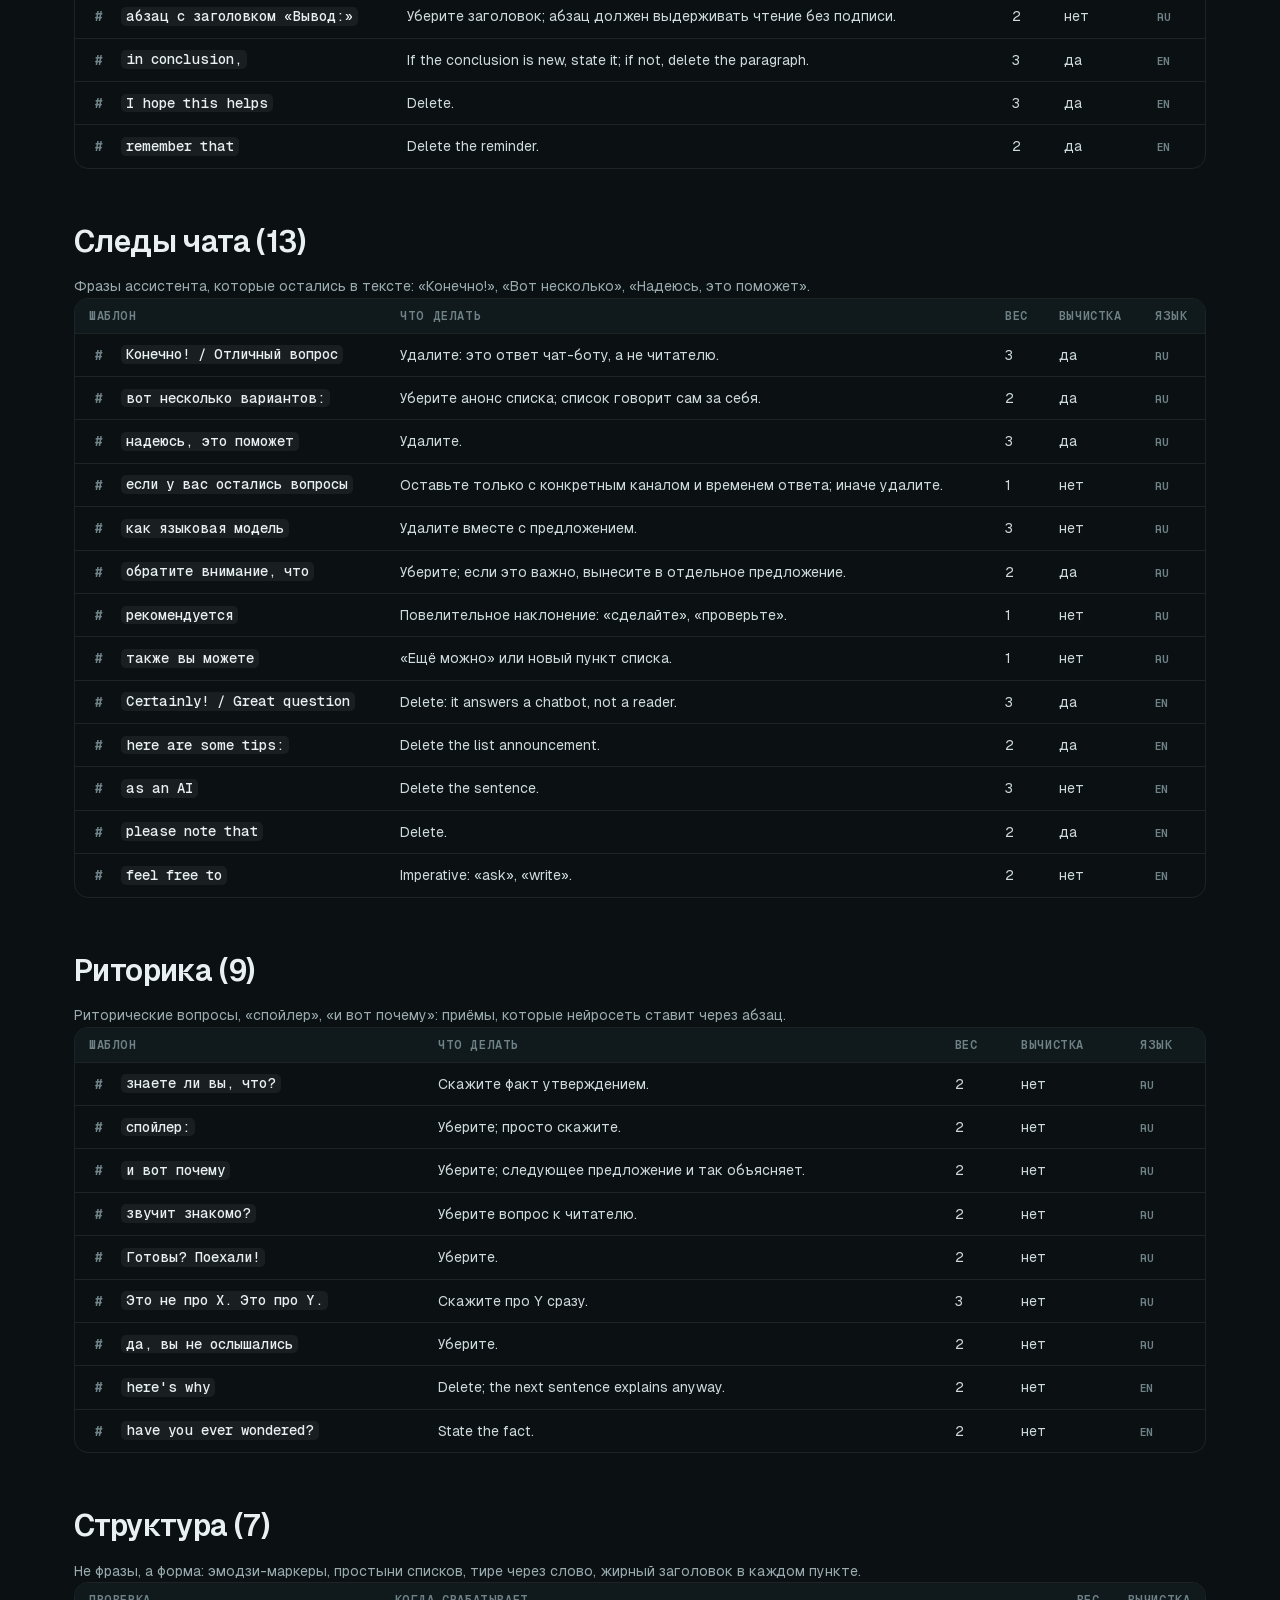
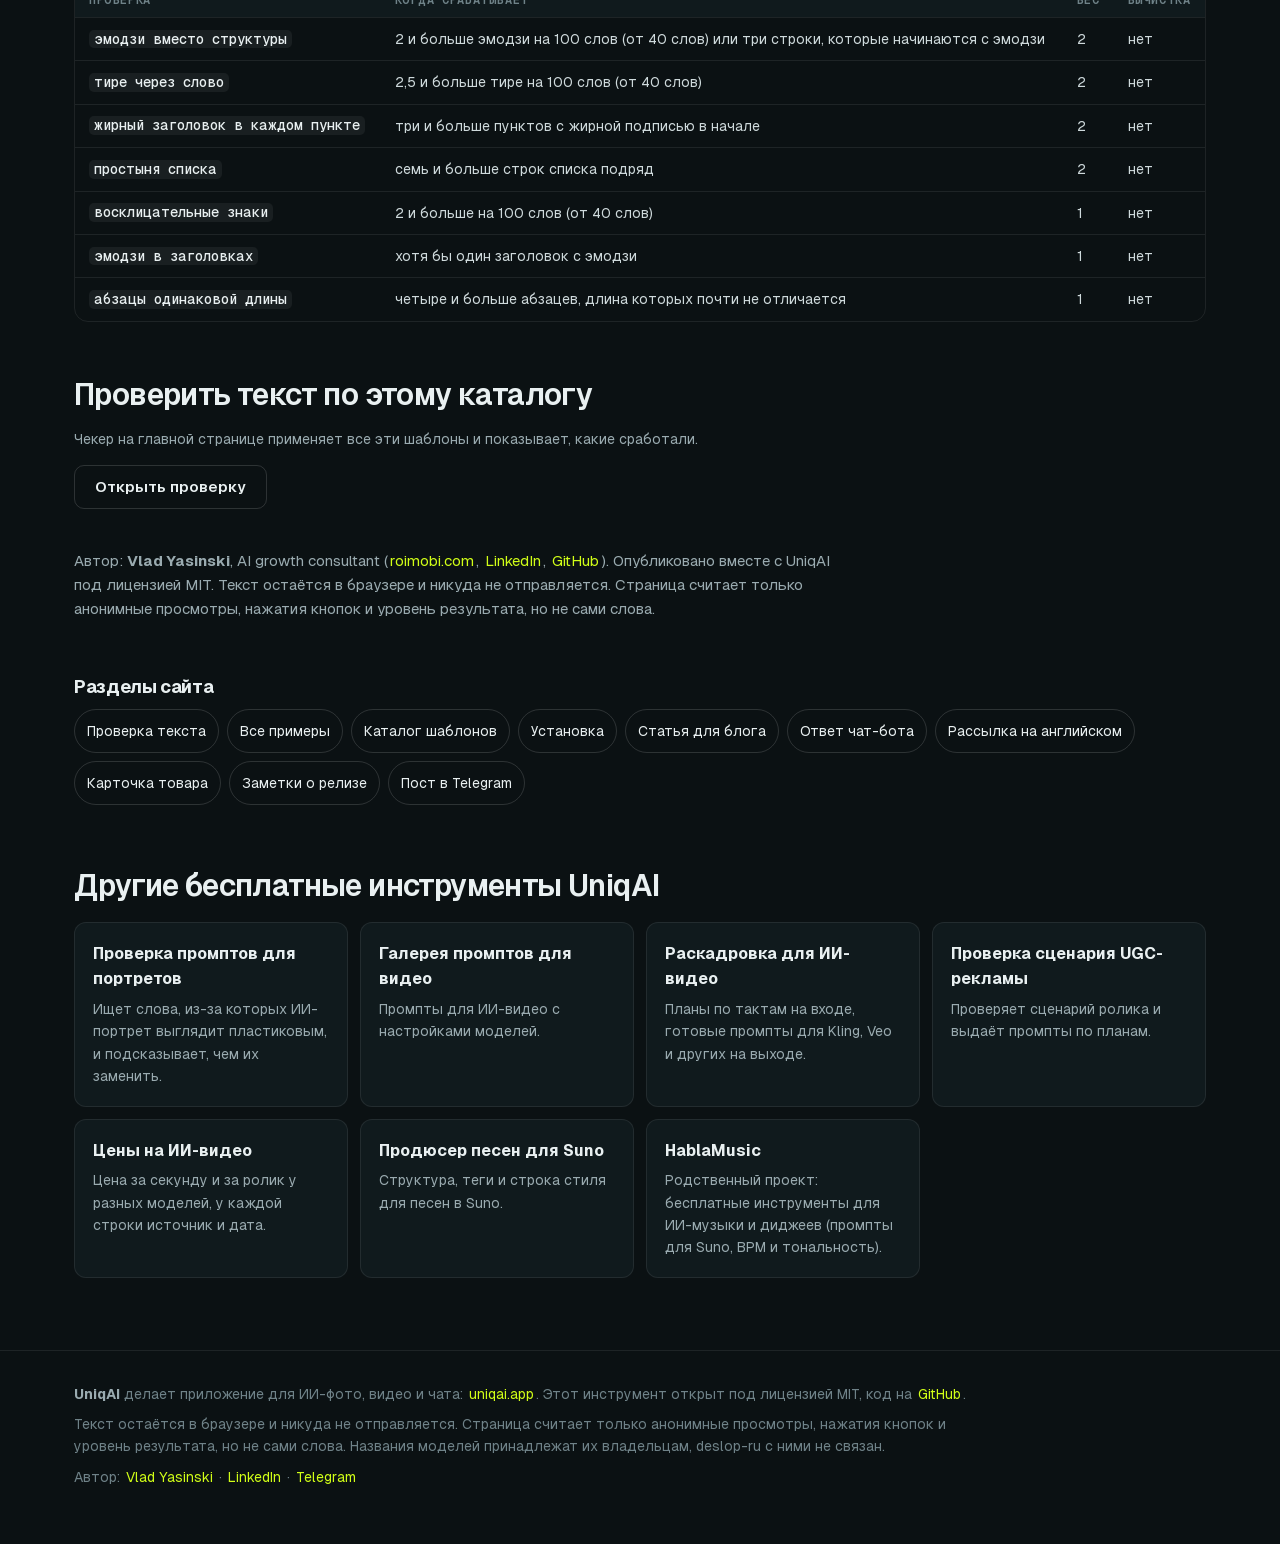
<file: docs/patterns/index.html>
<!doctype html>
<html lang="ru">
<head>
<meta charset="utf-8">
<meta name="viewport" content="width=device-width, initial-scale=1">
<title>Каталог ИИ-штампов в русском тексте | deslop-ru</title>
<meta name="description" content="Каталог из 119 шаблонов, по которым русский и английский текст выдаёт нейросеть: вес, подсказка и пометка о безопасной вычистке.">
<link rel="canonical" href="https://uniqaiapp.github.io/deslop-ru/patterns/">
<meta name="robots" content="index, follow, max-image-preview:large">
<meta property="og:type" content="website">
<meta property="og:site_name" content="UniqAI open source">
<meta property="og:locale" content="ru_RU">
<meta property="og:title" content="Каталог ИИ-штампов в русском тексте | deslop-ru">
<meta property="og:description" content="Каталог из 119 шаблонов, по которым русский и английский текст выдаёт нейросеть: вес, подсказка и пометка о безопасной вычистке.">
<meta property="og:url" content="https://uniqaiapp.github.io/deslop-ru/patterns/">
<meta property="og:image" content="https://uniqaiapp.github.io/deslop-ru/assets/social-preview.png">
<meta property="og:image:width" content="1280">
<meta property="og:image:height" content="640">
<meta property="og:image:alt" content="deslop-ru: проверка русского текста на ИИ-штампы, до и после">
<meta name="twitter:card" content="summary_large_image">
<meta name="twitter:title" content="Каталог ИИ-штампов в русском тексте | deslop-ru">
<meta name="twitter:description" content="Каталог из 119 шаблонов, по которым русский и английский текст выдаёт нейросеть: вес, подсказка и пометка о безопасной вычистке.">
<meta name="twitter:image" content="https://uniqaiapp.github.io/deslop-ru/assets/social-preview.png">
<meta name="theme-color" content="#0b1113">
<link rel="icon" href="../assets/favicon.svg" type="image/svg+xml">
<link rel="preload" href="../assets/fonts/Geist-Variable.woff2" as="font" type="font/woff2" crossorigin>
<link rel="stylesheet" href="../site.css">
<link rel="alternate" type="text/plain" href="https://uniqaiapp.github.io/deslop-ru/llms.txt" title="llms.txt">
<script type="application/ld+json">{"@context":"https://schema.org","@graph":[{"@type":"Organization","@id":"https://uniqai.app/#org","name":"UniqAI","url":"https://uniqai.app/","logo":{"@type":"ImageObject","url":"https://uniqai.app/icon-512.png","width":512,"height":512},"sameAs":["https://github.com/uniqaiapp"]},{"@type":"WebSite","@id":"https://uniqaiapp.github.io/#site","name":"Открытые инструменты UniqAI","url":"https://uniqaiapp.github.io/"},{"@type":"CollectionPage","@id":"https://uniqaiapp.github.io/deslop-ru/patterns/#page","url":"https://uniqaiapp.github.io/deslop-ru/patterns/","name":"Каталог ИИ-штампов в русском тексте | deslop-ru","description":"Каталог из 119 шаблонов, по которым русский и английский текст выдаёт нейросеть: вес, подсказка и пометка о безопасной вычистке.","inLanguage":"ru","isPartOf":{"@id":"https://uniqaiapp.github.io/#site"},"publisher":{"@id":"https://uniqai.app/#org"},"dateModified":"2026-11-26","author":{"@type":"Person","name":"Vlad Yasinski","url":"https://www.roimobi.com/","sameAs":["https://www.roimobi.com","https://www.linkedin.com/in/vlad-yasinski-ua5er/","https://github.com/ua5er"]},"primaryImageOfPage":{"@type":"ImageObject","url":"https://uniqaiapp.github.io/deslop-ru/assets/social-preview.png"},"breadcrumb":{"@id":"https://uniqaiapp.github.io/deslop-ru/patterns/#crumbs"}},{"@type":"BreadcrumbList","@id":"https://uniqaiapp.github.io/deslop-ru/patterns/#crumbs","itemListElement":[{"@type":"ListItem","position":1,"name":"Проверка","item":"https://uniqaiapp.github.io/deslop-ru/"},{"@type":"ListItem","position":2,"name":"Шаблоны","item":"https://uniqaiapp.github.io/deslop-ru/patterns/"}]}]}</script>
</head>
<body>
<a class="skip" href="#main">К содержимому</a>
<header class="top"><div class="wrap top-in">
<a class="brand" href="https://uniqaiapp.github.io/" aria-label="Открытые инструменты UniqAI"><img src="../assets/wordmark.svg" alt="UniqAI" width="96" height="28"><span>open source</span></a>
<nav class="nav" aria-label="Разделы"><a href="../">Проверка</a><a href="../examples/">Примеры</a><a href="../patterns/" aria-current="page">Шаблоны</a><a href="../how-to/">Установка</a><a href="https://github.com/uniqaiapp/deslop-ru" rel="noopener">GitHub</a></nav>
<a class="btn btn-sm" href="https://uniqai.app/chat?utm_source=github&amp;utm_medium=pages&amp;utm_campaign=deslop-ru&amp;utm_content=header" data-out="header">Чат UniqAI</a>
</div></header>

<main id="main">
<section class="hero"><div class="wrap hero-in">
<nav class="crumbs" aria-label="Хлебные крошки"><a href="../">Проверка</a> / <span>Шаблоны</span></nav>
<p class="pill"><span class="dot"></span>бесплатно · открытый код · MIT</p>
<h1>Каталог ИИ-штампов: что выдаёт нейросеть в русском тексте</h1>
<p class="lead">Все 119 шаблонов и 7 проверок формы с весом и подсказкой, чем заменить. У каждого есть своя ссылка.</p>
<p class="byline">Обновлено 26.11.2026 · Автор: Vlad Yasinski (<a href="https://www.linkedin.com/in/vlad-yasinski-ua5er/" rel="noopener">LinkedIn</a>, <a href="https://www.roimobi.com/?utm_source=github&amp;utm_medium=pages&amp;utm_campaign=deslop-ru" rel="noopener">roimobi.com</a>) · Код на <a href="https://github.com/uniqaiapp/deslop-ru" rel="noopener">GitHub</a></p>
<div class="hero-cta"><a class="btn" href="../#builder">Проверить текст</a></div>
</div></section>
<section class="ug-sec wrap" id="answer">
<h2>Какие ИИ-штампы ищет чекер?</h2>
<p class="ug-answer">В каталоге 119 шаблонов в 10 категориях, плюс 7 проверок формы: эмодзи, тире, жирные подписи, простыни списков, восклицания, заголовки с эмодзи и ровные абзацы. У каждого шаблона есть вес от 1 до 3 и подсказка, чем заменить фразу. Любой можно открыть по ссылке.</p>
</section>
<section class="ug-sec wrap" id="use">
<h2>Категории</h2>
<p class="ug-small">Вес показывает, насколько сильно фраза выдаёт генерацию: 1 слабо, 3 сильно. Значок «вычистка» значит, что режим strip удаляет фразу без потери смысла.</p><p class="np-jump"><a href="#cat-intro">Пустые зачины</a> <a href="#cat-filler">Пустые вводные</a> <a href="#cat-bureau">Канцелярит</a> <a href="#cat-calque">Кальки с английского</a> <a href="#cat-hype">Оценочные штампы</a> <a href="#cat-triplet">Тройки</a> <a href="#cat-outro">Пустые выводы</a> <a href="#cat-chat">Следы чата</a> <a href="#cat-rhetoric">Риторика</a> <a href="#cat-structure">Структура</a></p>
</section>
<section class="ug-sec wrap" id="cat-intro">
<h2>Пустые зачины (14)</h2>
<p class="ug-small">Фразы, которые занимают первое предложение и ничего не сообщают.</p><div class="ug-tablewrap"><table class="ug-table np-stack dr-tbl"><thead><tr><th scope="col">Шаблон</th><th scope="col">Что делать</th><th scope="col">Вес</th><th scope="col">Вычистка</th><th scope="col">Язык</th></tr></thead><tbody><tr id="p-ru-intro-modern_world"><td data-label="Шаблон"><a class="dr-anchor" href="#p-ru-intro-modern_world" aria-label="Ссылка на шаблон">#</a><code class="dr-ph">в современном мире</code></td><td data-label="Что делать">Уберите. Начните с факта или с того, что изменилось.</td><td data-label="Вес">3</td><td data-label="Вычистка">да</td><td data-label="Язык"><span class="dr-lang">ru</span></td></tr><tr id="p-ru-intro-nashe_vremya"><td data-label="Шаблон"><a class="dr-anchor" href="#p-ru-intro-nashe_vremya" aria-label="Ссылка на шаблон">#</a><code class="dr-ph">в наше время</code></td><td data-label="Что делать">Уберите или назовите год, событие, причину.</td><td data-label="Вес">2</td><td data-label="Вычистка">да</td><td data-label="Язык"><span class="dr-lang">ru</span></td></tr><tr id="p-ru-intro-epoch"><td data-label="Шаблон"><a class="dr-anchor" href="#p-ru-intro-epoch" aria-label="Ссылка на шаблон">#</a><code class="dr-ph">в эпоху цифровых технологий</code></td><td data-label="Что делать">Уберите. Читатель знает, какой сейчас век.</td><td data-label="Вес">3</td><td data-label="Вычистка">да</td><td data-label="Язык"><span class="dr-lang">ru</span></td></tr><tr id="p-ru-intro-lets_figure"><td data-label="Шаблон"><a class="dr-anchor" href="#p-ru-intro-lets_figure" aria-label="Ссылка на шаблон">#</a><code class="dr-ph">давайте разберёмся</code></td><td data-label="Что делать">Уберите приглашение и сразу разбирайтесь.</td><td data-label="Вес">3</td><td data-label="Вычистка">да</td><td data-label="Язык"><span class="dr-lang">ru</span></td></tr><tr id="p-ru-intro-in_this_article"><td data-label="Шаблон"><a class="dr-anchor" href="#p-ru-intro-in_this_article" aria-label="Ссылка на шаблон">#</a><code class="dr-ph">в этой статье мы</code></td><td data-label="Что делать">Уберите. Первое предложение должно быть самым полезным.</td><td data-label="Вес">2</td><td data-label="Вычистка">нет</td><td data-label="Язык"><span class="dr-lang">ru</span></td></tr><tr id="p-ru-intro-today_we"><td data-label="Шаблон"><a class="dr-anchor" href="#p-ru-intro-today_we" aria-label="Ссылка на шаблон">#</a><code class="dr-ph">сегодня мы поговорим</code></td><td data-label="Что делать">Уберите анонс, оставьте содержание.</td><td data-label="Вес">2</td><td data-label="Вычистка">нет</td><td data-label="Язык"><span class="dr-lang">ru</span></td></tr><tr id="p-ru-intro-no_secret"><td data-label="Шаблон"><a class="dr-anchor" href="#p-ru-intro-no_secret" aria-label="Ссылка на шаблон">#</a><code class="dr-ph">не секрет, что</code></td><td data-label="Что делать">Уберите. Если не секрет, зачем говорить.</td><td data-label="Вес">3</td><td data-label="Вычистка">да</td><td data-label="Язык"><span class="dr-lang">ru</span></td></tr><tr id="p-ru-intro-as_known"><td data-label="Шаблон"><a class="dr-anchor" href="#p-ru-intro-as_known" aria-label="Ссылка на шаблон">#</a><code class="dr-ph">как известно</code></td><td data-label="Что делать">Уберите или дайте источник.</td><td data-label="Вес">2</td><td data-label="Вычистка">да</td><td data-label="Язык"><span class="dr-lang">ru</span></td></tr><tr id="p-ru-intro-imagine"><td data-label="Шаблон"><a class="dr-anchor" href="#p-ru-intro-imagine" aria-label="Ссылка на шаблон">#</a><code class="dr-ph">представьте себе</code></td><td data-label="Что делать">Уберите; опишите сцену напрямую.</td><td data-label="Вес">1</td><td data-label="Вычистка">да</td><td data-label="Язык"><span class="dr-lang">ru</span></td></tr><tr id="p-ru-intro-nowadays"><td data-label="Шаблон"><a class="dr-anchor" href="#p-ru-intro-nowadays" aria-label="Ссылка на шаблон">#</a><code class="dr-ph">на сегодняшний день</code></td><td data-label="Что делать">«Сейчас» или ничего.</td><td data-label="Вес">2</td><td data-label="Вычистка">да</td><td data-label="Язык"><span class="dr-lang">ru</span></td></tr><tr id="p-en-intro-todays_world"><td data-label="Шаблон"><a class="dr-anchor" href="#p-en-intro-todays_world" aria-label="Ссылка на шаблон">#</a><code class="dr-ph">in today&#x27;s fast-paced world</code></td><td data-label="Что делать">Delete. Start with the fact.</td><td data-label="Вес">3</td><td data-label="Вычистка">да</td><td data-label="Язык"><span class="dr-lang">en</span></td></tr><tr id="p-en-intro-dive_in"><td data-label="Шаблон"><a class="dr-anchor" href="#p-en-intro-dive_in" aria-label="Ссылка на шаблон">#</a><code class="dr-ph">let&#x27;s dive in</code></td><td data-label="Что делать">Delete the invitation and start.</td><td data-label="Вес">3</td><td data-label="Вычистка">да</td><td data-label="Язык"><span class="dr-lang">en</span></td></tr><tr id="p-en-intro-in_this_article"><td data-label="Шаблон"><a class="dr-anchor" href="#p-en-intro-in_this_article" aria-label="Ссылка на шаблон">#</a><code class="dr-ph">in this article we will</code></td><td data-label="Что делать">Delete the announcement; keep the content.</td><td data-label="Вес">2</td><td data-label="Вычистка">нет</td><td data-label="Язык"><span class="dr-lang">en</span></td></tr><tr id="p-en-intro-imagine"><td data-label="Шаблон"><a class="dr-anchor" href="#p-en-intro-imagine" aria-label="Ссылка на шаблон">#</a><code class="dr-ph">imagine this:</code></td><td data-label="Что делать">Describe the scene directly.</td><td data-label="Вес">1</td><td data-label="Вычистка">да</td><td data-label="Язык"><span class="dr-lang">en</span></td></tr></tbody></table></div>
</section>
<section class="ug-sec wrap" id="cat-filler">
<h2>Пустые вводные (11)</h2>
<p class="ug-small">Вводные обороты, которые обещают важность вместо того, чтобы её показать.</p><div class="ug-tablewrap"><table class="ug-table np-stack dr-tbl"><thead><tr><th scope="col">Шаблон</th><th scope="col">Что делать</th><th scope="col">Вес</th><th scope="col">Вычистка</th><th scope="col">Язык</th></tr></thead><tbody><tr id="p-ru-filler-important_to_note"><td data-label="Шаблон"><a class="dr-anchor" href="#p-ru-filler-important_to_note" aria-label="Ссылка на шаблон">#</a><code class="dr-ph">важно отметить</code></td><td data-label="Что делать">Уберите оборот, оставьте то, что отмечали.</td><td data-label="Вес">3</td><td data-label="Вычистка">да</td><td data-label="Язык"><span class="dr-lang">ru</span></td></tr><tr id="p-ru-filler-obviously"><td data-label="Шаблон"><a class="dr-anchor" href="#p-ru-filler-obviously" aria-label="Ссылка на шаблон">#</a><code class="dr-ph">безусловно,</code></td><td data-label="Что делать">Уберите. Если это очевидно, не говорите; если нет, докажите.</td><td data-label="Вес">2</td><td data-label="Вычистка">да</td><td data-label="Язык"><span class="dr-lang">ru</span></td></tr><tr id="p-ru-filler-thus"><td data-label="Шаблон"><a class="dr-anchor" href="#p-ru-filler-thus" aria-label="Ссылка на шаблон">#</a><code class="dr-ph">таким образом,</code></td><td data-label="Что делать">Уберите связку; предложения и так стоят рядом.</td><td data-label="Вес">2</td><td data-label="Вычистка">да</td><td data-label="Язык"><span class="dr-lang">ru</span></td></tr><tr id="p-ru-filler-worth_saying"><td data-label="Шаблон"><a class="dr-anchor" href="#p-ru-filler-worth_saying" aria-label="Ссылка на шаблон">#</a><code class="dr-ph">стоит сказать, что</code></td><td data-label="Что делать">Уберите и скажите.</td><td data-label="Вес">2</td><td data-label="Вычистка">да</td><td data-label="Язык"><span class="dr-lang">ru</span></td></tr><tr id="p-ru-filler-also"><td data-label="Шаблон"><a class="dr-anchor" href="#p-ru-filler-also" aria-label="Ссылка на шаблон">#</a><code class="dr-ph">кроме того,</code></td><td data-label="Что делать">Чаще всего можно убрать; абзац не развалится.</td><td data-label="Вес">1</td><td data-label="Вычистка">да</td><td data-label="Язык"><span class="dr-lang">ru</span></td></tr><tr id="p-ru-filler-in_general"><td data-label="Шаблон"><a class="dr-anchor" href="#p-ru-filler-in_general" aria-label="Ссылка на шаблон">#</a><code class="dr-ph">по сути,</code></td><td data-label="Что делать">Уберите.</td><td data-label="Вес">1</td><td data-label="Вычистка">да</td><td data-label="Язык"><span class="dr-lang">ru</span></td></tr><tr id="p-ru-filler-it_is_true"><td data-label="Шаблон"><a class="dr-anchor" href="#p-ru-filler-it_is_true" aria-label="Ссылка на шаблон">#</a><code class="dr-ph">действительно</code></td><td data-label="Что делать">Уберите усилитель; факт сильнее без него.</td><td data-label="Вес">1</td><td data-label="Вычистка">нет</td><td data-label="Язык"><span class="dr-lang">ru</span></td></tr><tr id="p-en-filler-important_to_note"><td data-label="Шаблон"><a class="dr-anchor" href="#p-en-filler-important_to_note" aria-label="Ссылка на шаблон">#</a><code class="dr-ph">it&#x27;s important to note that</code></td><td data-label="Что делать">Delete the frame, keep the note.</td><td data-label="Вес">3</td><td data-label="Вычистка">да</td><td data-label="Язык"><span class="dr-lang">en</span></td></tr><tr id="p-en-filler-adverb_connectors"><td data-label="Шаблон"><a class="dr-anchor" href="#p-en-filler-adverb_connectors" aria-label="Ссылка на шаблон">#</a><code class="dr-ph">moreover,</code></td><td data-label="Что делать">Delete; adjacent sentences connect on their own.</td><td data-label="Вес">1</td><td data-label="Вычистка">да</td><td data-label="Язык"><span class="dr-lang">en</span></td></tr><tr id="p-en-filler-at_end_of_day"><td data-label="Шаблон"><a class="dr-anchor" href="#p-en-filler-at_end_of_day" aria-label="Ссылка на шаблон">#</a><code class="dr-ph">at the end of the day</code></td><td data-label="Что делать">Delete.</td><td data-label="Вес">2</td><td data-label="Вычистка">да</td><td data-label="Язык"><span class="dr-lang">en</span></td></tr><tr id="p-en-filler-certainly"><td data-label="Шаблон"><a class="dr-anchor" href="#p-en-filler-certainly" aria-label="Ссылка на шаблон">#</a><code class="dr-ph">undoubtedly,</code></td><td data-label="Что делать">Delete; prove it or drop it.</td><td data-label="Вес">2</td><td data-label="Вычистка">да</td><td data-label="Язык"><span class="dr-lang">en</span></td></tr></tbody></table></div>
</section>
<section class="ug-sec wrap" id="cat-bureau">
<h2>Канцелярит (20)</h2>
<p class="ug-small">Отглагольные существительные, «данный», «осуществлять», «в рамках»: язык справки, а не человека.</p><div class="ug-tablewrap"><table class="ug-table np-stack dr-tbl"><thead><tr><th scope="col">Шаблон</th><th scope="col">Что делать</th><th scope="col">Вес</th><th scope="col">Вычистка</th><th scope="col">Язык</th></tr></thead><tbody><tr id="p-ru-bureau-dannyj"><td data-label="Шаблон"><a class="dr-anchor" href="#p-ru-bureau-dannyj" aria-label="Ссылка на шаблон">#</a><code class="dr-ph">данный</code></td><td data-label="Что делать">«Этот» или ничего. (Формы множественного числа не считаются: «по данным» — это про данные.)</td><td data-label="Вес">2</td><td data-label="Вычистка">нет</td><td data-label="Язык"><span class="dr-lang">ru</span></td></tr><tr id="p-ru-bureau-osushchestvlyat"><td data-label="Шаблон"><a class="dr-anchor" href="#p-ru-bureau-osushchestvlyat" aria-label="Ссылка на шаблон">#</a><code class="dr-ph">осуществлять</code></td><td data-label="Что делать">Замените глаголом действия: «делать», «проводить», «запускать».</td><td data-label="Вес">2</td><td data-label="Вычистка">нет</td><td data-label="Язык"><span class="dr-lang">ru</span></td></tr><tr id="p-ru-bureau-yavlyaetsya"><td data-label="Шаблон"><a class="dr-anchor" href="#p-ru-bureau-yavlyaetsya" aria-label="Ссылка на шаблон">#</a><code class="dr-ph">является</code></td><td data-label="Что делать">Уберите связку: «X является Y» → «X — Y» или просто «X Y».</td><td data-label="Вес">1</td><td data-label="Вычистка">нет</td><td data-label="Язык"><span class="dr-lang">ru</span></td></tr><tr id="p-ru-bureau-v_ramkah"><td data-label="Шаблон"><a class="dr-anchor" href="#p-ru-bureau-v_ramkah" aria-label="Ссылка на шаблон">#</a><code class="dr-ph">в рамках</code></td><td data-label="Что делать">«В», «на», «во время» или перестройте фразу.</td><td data-label="Вес">2</td><td data-label="Вычистка">нет</td><td data-label="Язык"><span class="dr-lang">ru</span></td></tr><tr id="p-ru-bureau-s_celyu"><td data-label="Шаблон"><a class="dr-anchor" href="#p-ru-bureau-s_celyu" aria-label="Ссылка на шаблон">#</a><code class="dr-ph">с целью</code></td><td data-label="Что делать">«Чтобы».</td><td data-label="Вес">2</td><td data-label="Вычистка">нет</td><td data-label="Язык"><span class="dr-lang">ru</span></td></tr><tr id="p-ru-bureau-v_svyazi"><td data-label="Шаблон"><a class="dr-anchor" href="#p-ru-bureau-v_svyazi" aria-label="Ссылка на шаблон">#</a><code class="dr-ph">в связи с этим</code></td><td data-label="Что делать">«Поэтому».</td><td data-label="Вес">2</td><td data-label="Вычистка">нет</td><td data-label="Язык"><span class="dr-lang">ru</span></td></tr><tr id="p-ru-bureau-predstavlyaet_soboj"><td data-label="Шаблон"><a class="dr-anchor" href="#p-ru-bureau-predstavlyaet_soboj" aria-label="Ссылка на шаблон">#</a><code class="dr-ph">представляет собой</code></td><td data-label="Что делать">«Это» или тире.</td><td data-label="Вес">2</td><td data-label="Вычистка">нет</td><td data-label="Язык"><span class="dr-lang">ru</span></td></tr><tr id="p-ru-bureau-imeet_mesto"><td data-label="Шаблон"><a class="dr-anchor" href="#p-ru-bureau-imeet_mesto" aria-label="Ссылка на шаблон">#</a><code class="dr-ph">имеет место</code></td><td data-label="Что делать">«Есть», «бывает», «случается».</td><td data-label="Вес">2</td><td data-label="Вычистка">нет</td><td data-label="Язык"><span class="dr-lang">ru</span></td></tr><tr id="p-ru-bureau-okazyvaet"><td data-label="Шаблон"><a class="dr-anchor" href="#p-ru-bureau-okazyvaet" aria-label="Ссылка на шаблон">#</a><code class="dr-ph">оказывает влияние</code></td><td data-label="Что делать">«Влияет», «помогает».</td><td data-label="Вес">2</td><td data-label="Вычистка">нет</td><td data-label="Язык"><span class="dr-lang">ru</span></td></tr><tr id="p-ru-bureau-proizvodit"><td data-label="Шаблон"><a class="dr-anchor" href="#p-ru-bureau-proizvodit" aria-label="Ссылка на шаблон">#</a><code class="dr-ph">производить оценку</code></td><td data-label="Что делать">«Оценить», «проверить», «посчитать».</td><td data-label="Вес">2</td><td data-label="Вычистка">нет</td><td data-label="Язык"><span class="dr-lang">ru</span></td></tr><tr id="p-ru-bureau-v_processe"><td data-label="Шаблон"><a class="dr-anchor" href="#p-ru-bureau-v_processe" aria-label="Ссылка на шаблон">#</a><code class="dr-ph">в процессе работы</code></td><td data-label="Что делать">«Во время», «когда» или уберите.</td><td data-label="Вес">1</td><td data-label="Вычистка">нет</td><td data-label="Язык"><span class="dr-lang">ru</span></td></tr><tr id="p-ru-bureau-putem"><td data-label="Шаблон"><a class="dr-anchor" href="#p-ru-bureau-putem" aria-label="Ссылка на шаблон">#</a><code class="dr-ph">путём / посредством</code></td><td data-label="Что делать">«Через», «с помощью» или творительный падеж.</td><td data-label="Вес">1</td><td data-label="Вычистка">нет</td><td data-label="Язык"><span class="dr-lang">ru</span></td></tr><tr id="p-ru-bureau-obespechivat"><td data-label="Шаблон"><a class="dr-anchor" href="#p-ru-bureau-obespechivat" aria-label="Ссылка на шаблон">#</a><code class="dr-ph">обеспечивать</code></td><td data-label="Что делать">Назовите действие: «даёт», «держит», «защищает».</td><td data-label="Вес">1</td><td data-label="Вычистка">нет</td><td data-label="Язык"><span class="dr-lang">ru</span></td></tr><tr id="p-ru-bureau-funkcional"><td data-label="Шаблон"><a class="dr-anchor" href="#p-ru-bureau-funkcional" aria-label="Ссылка на шаблон">#</a><code class="dr-ph">функционал</code></td><td data-label="Что делать">«Функции», «возможности».</td><td data-label="Вес">1</td><td data-label="Вычистка">нет</td><td data-label="Язык"><span class="dr-lang">ru</span></td></tr><tr id="p-ru-bureau-nalichie"><td data-label="Шаблон"><a class="dr-anchor" href="#p-ru-bureau-nalichie" aria-label="Ссылка на шаблон">#</a><code class="dr-ph">при наличии возможности</code></td><td data-label="Что делать">«Если можно», «если нужно», «если хочется».</td><td data-label="Вес">2</td><td data-label="Вычистка">нет</td><td data-label="Язык"><span class="dr-lang">ru</span></td></tr><tr id="p-ru-bureau-v_sluchae_esli"><td data-label="Шаблон"><a class="dr-anchor" href="#p-ru-bureau-v_sluchae_esli" aria-label="Ссылка на шаблон">#</a><code class="dr-ph">в случае если</code></td><td data-label="Что делать">«Если».</td><td data-label="Вес">2</td><td data-label="Вычистка">нет</td><td data-label="Язык"><span class="dr-lang">ru</span></td></tr><tr id="p-ru-bureau-aktualnyj"><td data-label="Шаблон"><a class="dr-anchor" href="#p-ru-bureau-aktualnyj" aria-label="Ссылка на шаблон">#</a><code class="dr-ph">актуальный</code></td><td data-label="Что делать">Скажите, для кого и почему сейчас; иначе уберите.</td><td data-label="Вес">1</td><td data-label="Вычистка">нет</td><td data-label="Язык"><span class="dr-lang">ru</span></td></tr><tr id="p-en-bureau-utilize"><td data-label="Шаблон"><a class="dr-anchor" href="#p-en-bureau-utilize" aria-label="Ссылка на шаблон">#</a><code class="dr-ph">utilize / leverage</code></td><td data-label="Что делать">«use», «run», «help».</td><td data-label="Вес">2</td><td data-label="Вычистка">нет</td><td data-label="Язык"><span class="dr-lang">en</span></td></tr><tr id="p-en-bureau-in_order_to"><td data-label="Шаблон"><a class="dr-anchor" href="#p-en-bureau-in_order_to" aria-label="Ссылка на шаблон">#</a><code class="dr-ph">in order to</code></td><td data-label="Что делать">«to».</td><td data-label="Вес">1</td><td data-label="Вычистка">нет</td><td data-label="Язык"><span class="dr-lang">en</span></td></tr><tr id="p-en-bureau-due_to_fact"><td data-label="Шаблон"><a class="dr-anchor" href="#p-en-bureau-due_to_fact" aria-label="Ссылка на шаблон">#</a><code class="dr-ph">due to the fact that</code></td><td data-label="Что делать">«because».</td><td data-label="Вес">2</td><td data-label="Вычистка">нет</td><td data-label="Язык"><span class="dr-lang">en</span></td></tr></tbody></table></div>
</section>
<section class="ug-sec wrap" id="cat-calque">
<h2>Кальки с английского (24)</h2>
<p class="ug-small">Обороты, перенесённые из английского маркетинга: «погрузимся», «на новый уровень», «это не просто X, это Y».</p><div class="ug-tablewrap"><table class="ug-table np-stack dr-tbl"><thead><tr><th scope="col">Шаблон</th><th scope="col">Что делать</th><th scope="col">Вес</th><th scope="col">Вычистка</th><th scope="col">Язык</th></tr></thead><tbody><tr id="p-ru-calque-dive_in"><td data-label="Шаблон"><a class="dr-anchor" href="#p-ru-calque-dive_in" aria-label="Ссылка на шаблон">#</a><code class="dr-ph">погрузимся (let&#x27;s dive in)</code></td><td data-label="Что делать">Уберите; начинайте с темы.</td><td data-label="Вес">3</td><td data-label="Вычистка">нет</td><td data-label="Язык"><span class="dr-lang">ru</span></td></tr><tr id="p-ru-calque-next_level"><td data-label="Шаблон"><a class="dr-anchor" href="#p-ru-calque-next_level" aria-label="Ссылка на шаблон">#</a><code class="dr-ph">на новый уровень (next level)</code></td><td data-label="Что делать">Скажите, что конкретно станет лучше и насколько.</td><td data-label="Вес">3</td><td data-label="Вычистка">нет</td><td data-label="Язык"><span class="dr-lang">ru</span></td></tr><tr id="p-ru-calque-unlock_potential"><td data-label="Шаблон"><a class="dr-anchor" href="#p-ru-calque-unlock_potential" aria-label="Ссылка на шаблон">#</a><code class="dr-ph">раскрыть потенциал (unlock potential)</code></td><td data-label="Что делать">Назовите результат.</td><td data-label="Вес">3</td><td data-label="Вычистка">нет</td><td data-label="Язык"><span class="dr-lang">ru</span></td></tr><tr id="p-ru-calque-game_changer"><td data-label="Шаблон"><a class="dr-anchor" href="#p-ru-calque-game_changer" aria-label="Ссылка на шаблон">#</a><code class="dr-ph">меняет правила игры (game changer)</code></td><td data-label="Что делать">Скажите, что именно изменилось.</td><td data-label="Вес">3</td><td data-label="Вычистка">нет</td><td data-label="Язык"><span class="dr-lang">ru</span></td></tr><tr id="p-ru-calque-seamless"><td data-label="Шаблон"><a class="dr-anchor" href="#p-ru-calque-seamless" aria-label="Ссылка на шаблон">#</a><code class="dr-ph">бесшовный (seamless)</code></td><td data-label="Что делать">«Без переключений», «в одном окне», «без ручных шагов».</td><td data-label="Вес">2</td><td data-label="Вычистка">нет</td><td data-label="Язык"><span class="dr-lang">ru</span></td></tr><tr id="p-ru-calque-not_just"><td data-label="Шаблон"><a class="dr-anchor" href="#p-ru-calque-not_just" aria-label="Ссылка на шаблон">#</a><code class="dr-ph">это не просто X, это Y</code></td><td data-label="Что делать">Оставьте Y. Контраст с воображаемым X ничего не добавляет.</td><td data-label="Вес">3</td><td data-label="Вычистка">нет</td><td data-label="Язык"><span class="dr-lang">ru</span></td></tr><tr id="p-ru-calque-in_the_world_of"><td data-label="Шаблон"><a class="dr-anchor" href="#p-ru-calque-in_the_world_of" aria-label="Ссылка на шаблон">#</a><code class="dr-ph">в мире маркетинга (in the world of)</code></td><td data-label="Что делать">«В маркетинге».</td><td data-label="Вес">2</td><td data-label="Вычистка">нет</td><td data-label="Язык"><span class="dr-lang">ru</span></td></tr><tr id="p-ru-calque-journey"><td data-label="Шаблон"><a class="dr-anchor" href="#p-ru-calque-journey" aria-label="Ссылка на шаблон">#</a><code class="dr-ph">ваше путешествие (journey)</code></td><td data-label="Что делать">«Путь», «работа», или назовите, что человек делает.</td><td data-label="Вес">2</td><td data-label="Вычистка">нет</td><td data-label="Язык"><span class="dr-lang">ru</span></td></tr><tr id="p-ru-calque-insight"><td data-label="Шаблон"><a class="dr-anchor" href="#p-ru-calque-insight" aria-label="Ссылка на шаблон">#</a><code class="dr-ph">инсайт</code></td><td data-label="Что делать">«Вывод», «наблюдение», «находка».</td><td data-label="Вес">1</td><td data-label="Вычистка">нет</td><td data-label="Язык"><span class="dr-lang">ru</span></td></tr><tr id="p-ru-calque-landscape"><td data-label="Шаблон"><a class="dr-anchor" href="#p-ru-calque-landscape" aria-label="Ссылка на шаблон">#</a><code class="dr-ph">ландшафт рынка (landscape)</code></td><td data-label="Что делать">«Рынок», «что есть на рынке».</td><td data-label="Вес">2</td><td data-label="Вычистка">нет</td><td data-label="Язык"><span class="dr-lang">ru</span></td></tr><tr id="p-ru-calque-powerful_tool"><td data-label="Шаблон"><a class="dr-anchor" href="#p-ru-calque-powerful_tool" aria-label="Ссылка на шаблон">#</a><code class="dr-ph">мощный инструмент</code></td><td data-label="Что делать">Скажите, что инструмент делает.</td><td data-label="Вес">2</td><td data-label="Вычистка">нет</td><td data-label="Язык"><span class="dr-lang">ru</span></td></tr><tr id="p-ru-calque-whether"><td data-label="Шаблон"><a class="dr-anchor" href="#p-ru-calque-whether" aria-label="Ссылка на шаблон">#</a><code class="dr-ph">будь то X или Y</code></td><td data-label="Что делать">Уберите перечисление или сделайте его конкретным.</td><td data-label="Вес">2</td><td data-label="Вычистка">нет</td><td data-label="Язык"><span class="dr-lang">ru</span></td></tr><tr id="p-ru-calque-at_end_of_day"><td data-label="Шаблон"><a class="dr-anchor" href="#p-ru-calque-at_end_of_day" aria-label="Ссылка на шаблон">#</a><code class="dr-ph">в конце дня (at the end of the day)</code></td><td data-label="Что делать">«В итоге» или уберите.</td><td data-label="Вес">2</td><td data-label="Вычистка">нет</td><td data-label="Язык"><span class="dr-lang">ru</span></td></tr><tr id="p-ru-calque-key_to"><td data-label="Шаблон"><a class="dr-anchor" href="#p-ru-calque-key_to" aria-label="Ссылка на шаблон">#</a><code class="dr-ph">ключ к успеху</code></td><td data-label="Что делать">Назовите действие, которое работает.</td><td data-label="Вес">2</td><td data-label="Вычистка">нет</td><td data-label="Язык"><span class="dr-lang">ru</span></td></tr><tr id="p-ru-calque-ecosystem"><td data-label="Шаблон"><a class="dr-anchor" href="#p-ru-calque-ecosystem" aria-label="Ссылка на шаблон">#</a><code class="dr-ph">экосистема</code></td><td data-label="Что делать">Перечислите, что входит в набор.</td><td data-label="Вес">1</td><td data-label="Вычистка">нет</td><td data-label="Язык"><span class="dr-lang">ru</span></td></tr><tr id="p-ru-calque-empower"><td data-label="Шаблон"><a class="dr-anchor" href="#p-ru-calque-empower" aria-label="Ссылка на шаблон">#</a><code class="dr-ph">позволяет вам</code></td><td data-label="Что делать">Глагол действия: «вы можете», «вы получаете» или просто действие.</td><td data-label="Вес">1</td><td data-label="Вычистка">нет</td><td data-label="Язык"><span class="dr-lang">ru</span></td></tr><tr id="p-en-calque-delve"><td data-label="Шаблон"><a class="dr-anchor" href="#p-en-calque-delve" aria-label="Ссылка на шаблон">#</a><code class="dr-ph">delve</code></td><td data-label="Что делать">«look at», «examine», or nothing.</td><td data-label="Вес">3</td><td data-label="Вычистка">нет</td><td data-label="Язык"><span class="dr-lang">en</span></td></tr><tr id="p-en-calque-tapestry"><td data-label="Шаблон"><a class="dr-anchor" href="#p-en-calque-tapestry" aria-label="Ссылка на шаблон">#</a><code class="dr-ph">a testament to</code></td><td data-label="Что делать">Say what it shows.</td><td data-label="Вес">3</td><td data-label="Вычистка">нет</td><td data-label="Язык"><span class="dr-lang">en</span></td></tr><tr id="p-en-calque-game_changer"><td data-label="Шаблон"><a class="dr-anchor" href="#p-en-calque-game_changer" aria-label="Ссылка на шаблон">#</a><code class="dr-ph">game-changer</code></td><td data-label="Что делать">Say what changed and by how much.</td><td data-label="Вес">3</td><td data-label="Вычистка">нет</td><td data-label="Язык"><span class="dr-lang">en</span></td></tr><tr id="p-en-calque-unlock"><td data-label="Шаблон"><a class="dr-anchor" href="#p-en-calque-unlock" aria-label="Ссылка на шаблон">#</a><code class="dr-ph">unlock the full potential</code></td><td data-label="Что делать">Name the result.</td><td data-label="Вес">3</td><td data-label="Вычистка">нет</td><td data-label="Язык"><span class="dr-lang">en</span></td></tr><tr id="p-en-calque-seamless"><td data-label="Шаблон"><a class="dr-anchor" href="#p-en-calque-seamless" aria-label="Ссылка на шаблон">#</a><code class="dr-ph">seamless</code></td><td data-label="Что делать">«in one step», «without switching apps».</td><td data-label="Вес">2</td><td data-label="Вычистка">нет</td><td data-label="Язык"><span class="dr-lang">en</span></td></tr><tr id="p-en-calque-not_just"><td data-label="Шаблон"><a class="dr-anchor" href="#p-en-calque-not_just" aria-label="Ссылка на шаблон">#</a><code class="dr-ph">it&#x27;s not just X, it&#x27;s Y</code></td><td data-label="Что делать">Keep Y; drop the imaginary X.</td><td data-label="Вес">3</td><td data-label="Вычистка">нет</td><td data-label="Язык"><span class="dr-lang">en</span></td></tr><tr id="p-en-calque-navigate"><td data-label="Шаблон"><a class="dr-anchor" href="#p-en-calque-navigate" aria-label="Ссылка на шаблон">#</a><code class="dr-ph">navigate the landscape</code></td><td data-label="Что делать">Name the problem.</td><td data-label="Вес">3</td><td data-label="Вычистка">нет</td><td data-label="Язык"><span class="dr-lang">en</span></td></tr><tr id="p-en-calque-journey"><td data-label="Шаблон"><a class="dr-anchor" href="#p-en-calque-journey" aria-label="Ссылка на шаблон">#</a><code class="dr-ph">embark on a journey</code></td><td data-label="Что делать">«start», «process», or name the task.</td><td data-label="Вес">2</td><td data-label="Вычистка">нет</td><td data-label="Язык"><span class="dr-lang">en</span></td></tr></tbody></table></div>
</section>
<section class="ug-sec wrap" id="cat-hype">
<h2>Оценочные штампы (15)</h2>
<p class="ug-small">«Уникальный», «инновационный», «мощный инструмент»: оценка вместо факта.</p><div class="ug-tablewrap"><table class="ug-table np-stack dr-tbl"><thead><tr><th scope="col">Шаблон</th><th scope="col">Что делать</th><th scope="col">Вес</th><th scope="col">Вычистка</th><th scope="col">Язык</th></tr></thead><tbody><tr id="p-ru-hype-unique"><td data-label="Шаблон"><a class="dr-anchor" href="#p-ru-hype-unique" aria-label="Ссылка на шаблон">#</a><code class="dr-ph">уникальный / инновационный</code></td><td data-label="Что делать">Факт вместо оценки: что именно нельзя получить в другом месте.</td><td data-label="Вес">2</td><td data-label="Вычистка">нет</td><td data-label="Язык"><span class="dr-lang">ru</span></td></tr><tr id="p-ru-hype-effective"><td data-label="Шаблон"><a class="dr-anchor" href="#p-ru-hype-effective" aria-label="Ссылка на шаблон">#</a><code class="dr-ph">эффективный</code></td><td data-label="Что делать">Насколько, в чём, по сравнению с чем.</td><td data-label="Вес">1</td><td data-label="Вычистка">нет</td><td data-label="Язык"><span class="dr-lang">ru</span></td></tr><tr id="p-ru-hype-ideal"><td data-label="Шаблон"><a class="dr-anchor" href="#p-ru-hype-ideal" aria-label="Ссылка на шаблон">#</a><code class="dr-ph">идеально подходит</code></td><td data-label="Что делать">Для кого и почему.</td><td data-label="Вес">2</td><td data-label="Вычистка">нет</td><td data-label="Язык"><span class="dr-lang">ru</span></td></tr><tr id="p-ru-hype-complex_approach"><td data-label="Шаблон"><a class="dr-anchor" href="#p-ru-hype-complex_approach" aria-label="Ссылка на шаблон">#</a><code class="dr-ph">комплексный подход</code></td><td data-label="Что делать">Перечислите, что входит.</td><td data-label="Вес">2</td><td data-label="Вычистка">нет</td><td data-label="Язык"><span class="dr-lang">ru</span></td></tr><tr id="p-ru-hype-wide_range"><td data-label="Шаблон"><a class="dr-anchor" href="#p-ru-hype-wide_range" aria-label="Ссылка на шаблон">#</a><code class="dr-ph">широкий спектр</code></td><td data-label="Что делать">Назовите число или три главных пункта.</td><td data-label="Вес">2</td><td data-label="Вычистка">нет</td><td data-label="Язык"><span class="dr-lang">ru</span></td></tr><tr id="p-ru-hype-high_quality"><td data-label="Шаблон"><a class="dr-anchor" href="#p-ru-hype-high_quality" aria-label="Ссылка на шаблон">#</a><code class="dr-ph">высокое качество</code></td><td data-label="Что делать">Что именно хорошо: материал, срок, точность.</td><td data-label="Вес">2</td><td data-label="Вычистка">нет</td><td data-label="Язык"><span class="dr-lang">ru</span></td></tr><tr id="p-ru-hype-effortless"><td data-label="Шаблон"><a class="dr-anchor" href="#p-ru-hype-effortless" aria-label="Ссылка на шаблон">#</a><code class="dr-ph">без лишних усилий</code></td><td data-label="Что делать">Опишите шаги; читатель сам решит, легко ли.</td><td data-label="Вес">2</td><td data-label="Вычистка">нет</td><td data-label="Язык"><span class="dr-lang">ru</span></td></tr><tr id="p-ru-hype-maximum"><td data-label="Шаблон"><a class="dr-anchor" href="#p-ru-hype-maximum" aria-label="Ссылка на шаблон">#</a><code class="dr-ph">максимально удобно</code></td><td data-label="Что делать">Уберите «максимально».</td><td data-label="Вес">2</td><td data-label="Вычистка">нет</td><td data-label="Язык"><span class="dr-lang">ru</span></td></tr><tr id="p-ru-hype-key"><td data-label="Шаблон"><a class="dr-anchor" href="#p-ru-hype-key" aria-label="Ссылка на шаблон">#</a><code class="dr-ph">ключевой аспект</code></td><td data-label="Что делать">«Главный» или уберите прилагательное.</td><td data-label="Вес">1</td><td data-label="Вычистка">нет</td><td data-label="Язык"><span class="dr-lang">ru</span></td></tr><tr id="p-ru-hype-real_breakthrough"><td data-label="Шаблон"><a class="dr-anchor" href="#p-ru-hype-real_breakthrough" aria-label="Ссылка на шаблон">#</a><code class="dr-ph">настоящий прорыв</code></td><td data-label="Что делать">Что стало возможно, чего не было раньше.</td><td data-label="Вес">2</td><td data-label="Вычистка">нет</td><td data-label="Язык"><span class="dr-lang">ru</span></td></tr><tr id="p-ru-hype-modern_solution"><td data-label="Шаблон"><a class="dr-anchor" href="#p-ru-hype-modern_solution" aria-label="Ссылка на шаблон">#</a><code class="dr-ph">современное решение</code></td><td data-label="Что делать">Все решения современные, пока не устарели. Уберите.</td><td data-label="Вес">1</td><td data-label="Вычистка">нет</td><td data-label="Язык"><span class="dr-lang">ru</span></td></tr><tr id="p-en-hype-cutting_edge"><td data-label="Шаблон"><a class="dr-anchor" href="#p-en-hype-cutting_edge" aria-label="Ссылка на шаблон">#</a><code class="dr-ph">cutting-edge</code></td><td data-label="Что делать">A fact instead of a rating.</td><td data-label="Вес">2</td><td data-label="Вычистка">нет</td><td data-label="Язык"><span class="dr-lang">en</span></td></tr><tr id="p-en-hype-robust"><td data-label="Шаблон"><a class="dr-anchor" href="#p-en-hype-robust" aria-label="Ссылка на шаблон">#</a><code class="dr-ph">robust / powerful</code></td><td data-label="Что делать">Say what it does.</td><td data-label="Вес">1</td><td data-label="Вычистка">нет</td><td data-label="Язык"><span class="dr-lang">en</span></td></tr><tr id="p-en-hype-elevate"><td data-label="Шаблон"><a class="dr-anchor" href="#p-en-hype-elevate" aria-label="Ссылка на шаблон">#</a><code class="dr-ph">elevate / empower</code></td><td data-label="Что делать">A plain verb: «improve», «let», «use».</td><td data-label="Вес">2</td><td data-label="Вычистка">нет</td><td data-label="Язык"><span class="dr-lang">en</span></td></tr><tr id="p-en-hype-whether"><td data-label="Шаблон"><a class="dr-anchor" href="#p-en-hype-whether" aria-label="Ссылка на шаблон">#</a><code class="dr-ph">whether you&#x27;re X or Y,</code></td><td data-label="Что делать">Delete or name the real audience.</td><td data-label="Вес">2</td><td data-label="Вычистка">нет</td><td data-label="Язык"><span class="dr-lang">en</span></td></tr></tbody></table></div>
</section>
<section class="ug-sec wrap" id="cat-triplet">
<h2>Тройки (3)</h2>
<p class="ug-small">Три прилагательных или существительных через запятую и «и»: ритм нейросети.</p><div class="ug-tablewrap"><table class="ug-table np-stack dr-tbl"><thead><tr><th scope="col">Шаблон</th><th scope="col">Что делать</th><th scope="col">Вес</th><th scope="col">Вычистка</th><th scope="col">Язык</th></tr></thead><tbody><tr id="p-ru-triplet-adjectives"><td data-label="Шаблон"><a class="dr-anchor" href="#p-ru-triplet-adjectives" aria-label="Ссылка на шаблон">#</a><code class="dr-ph">три прилагательных подряд</code></td><td data-label="Что делать">Оставьте одно, самое точное.</td><td data-label="Вес">2</td><td data-label="Вычистка">нет</td><td data-label="Язык"><span class="dr-lang">ru</span></td></tr><tr id="p-ru-triplet-nouns"><td data-label="Шаблон"><a class="dr-anchor" href="#p-ru-triplet-nouns" aria-label="Ссылка на шаблон">#</a><code class="dr-ph">три абстрактных существительных</code></td><td data-label="Что делать">Оставьте одно и покажите его на примере.</td><td data-label="Вес">2</td><td data-label="Вычистка">нет</td><td data-label="Язык"><span class="dr-lang">ru</span></td></tr><tr id="p-en-triplet-adjectives"><td data-label="Шаблон"><a class="dr-anchor" href="#p-en-triplet-adjectives" aria-label="Ссылка на шаблон">#</a><code class="dr-ph">three adjectives in a row</code></td><td data-label="Что делать">Keep the most precise one.</td><td data-label="Вес">2</td><td data-label="Вычистка">нет</td><td data-label="Язык"><span class="dr-lang">en</span></td></tr></tbody></table></div>
</section>
<section class="ug-sec wrap" id="cat-outro">
<h2>Пустые выводы (10)</h2>
<p class="ug-small">«Подводя итог», «надеюсь, было полезно»: абзац, который повторяет текст или ничего не добавляет.</p><div class="ug-tablewrap"><table class="ug-table np-stack dr-tbl"><thead><tr><th scope="col">Шаблон</th><th scope="col">Что делать</th><th scope="col">Вес</th><th scope="col">Вычистка</th><th scope="col">Язык</th></tr></thead><tbody><tr id="p-ru-outro-summing_up"><td data-label="Шаблон"><a class="dr-anchor" href="#p-ru-outro-summing_up" aria-label="Ссылка на шаблон">#</a><code class="dr-ph">подводя итог</code></td><td data-label="Что делать">Если вывод новый, напишите его без объявления. Если старый, удалите абзац.</td><td data-label="Вес">3</td><td data-label="Вычистка">да</td><td data-label="Язык"><span class="dr-lang">ru</span></td></tr><tr id="p-ru-outro-conclude"><td data-label="Шаблон"><a class="dr-anchor" href="#p-ru-outro-conclude" aria-label="Ссылка на шаблон">#</a><code class="dr-ph">можно сделать вывод, что</code></td><td data-label="Что делать">Уберите, оставьте вывод.</td><td data-label="Вес">3</td><td data-label="Вычистка">да</td><td data-label="Язык"><span class="dr-lang">ru</span></td></tr><tr id="p-ru-outro-hope_useful"><td data-label="Шаблон"><a class="dr-anchor" href="#p-ru-outro-hope_useful" aria-label="Ссылка на шаблон">#</a><code class="dr-ph">надеюсь, статья была полезной</code></td><td data-label="Что делать">Удалите предложение целиком.</td><td data-label="Вес">3</td><td data-label="Вычистка">да</td><td data-label="Язык"><span class="dr-lang">ru</span></td></tr><tr id="p-ru-outro-remember"><td data-label="Шаблон"><a class="dr-anchor" href="#p-ru-outro-remember" aria-label="Ссылка на шаблон">#</a><code class="dr-ph">помните, что</code></td><td data-label="Что делать">Уберите напоминание; скажите один раз, там, где это уместно.</td><td data-label="Вес">2</td><td data-label="Вычистка">да</td><td data-label="Язык"><span class="dr-lang">ru</span></td></tr><tr id="p-ru-outro-choice_is_yours"><td data-label="Шаблон"><a class="dr-anchor" href="#p-ru-outro-choice_is_yours" aria-label="Ссылка на шаблон">#</a><code class="dr-ph">выбор за вами</code></td><td data-label="Что делать">Удалите. Читатель знает, кто решает.</td><td data-label="Вес">2</td><td data-label="Вычистка">да</td><td data-label="Язык"><span class="dr-lang">ru</span></td></tr><tr id="p-ru-outro-share"><td data-label="Шаблон"><a class="dr-anchor" href="#p-ru-outro-share" aria-label="Ссылка на шаблон">#</a><code class="dr-ph">делитесь в комментариях</code></td><td data-label="Что делать">Один призыв на пост, и только если вам правда нужен ответ.</td><td data-label="Вес">1</td><td data-label="Вычистка">нет</td><td data-label="Язык"><span class="dr-lang">ru</span></td></tr><tr id="p-ru-outro-vyvod_label"><td data-label="Шаблон"><a class="dr-anchor" href="#p-ru-outro-vyvod_label" aria-label="Ссылка на шаблон">#</a><code class="dr-ph">абзац с заголовком «Вывод:»</code></td><td data-label="Что делать">Уберите заголовок; абзац должен выдерживать чтение без подписи.</td><td data-label="Вес">2</td><td data-label="Вычистка">нет</td><td data-label="Язык"><span class="dr-lang">ru</span></td></tr><tr id="p-en-outro-in_conclusion"><td data-label="Шаблон"><a class="dr-anchor" href="#p-en-outro-in_conclusion" aria-label="Ссылка на шаблон">#</a><code class="dr-ph">in conclusion,</code></td><td data-label="Что делать">If the conclusion is new, state it; if not, delete the paragraph.</td><td data-label="Вес">3</td><td data-label="Вычистка">да</td><td data-label="Язык"><span class="dr-lang">en</span></td></tr><tr id="p-en-outro-hope_helps"><td data-label="Шаблон"><a class="dr-anchor" href="#p-en-outro-hope_helps" aria-label="Ссылка на шаблон">#</a><code class="dr-ph">I hope this helps</code></td><td data-label="Что делать">Delete.</td><td data-label="Вес">3</td><td data-label="Вычистка">да</td><td data-label="Язык"><span class="dr-lang">en</span></td></tr><tr id="p-en-outro-remember"><td data-label="Шаблон"><a class="dr-anchor" href="#p-en-outro-remember" aria-label="Ссылка на шаблон">#</a><code class="dr-ph">remember that</code></td><td data-label="Что делать">Delete the reminder.</td><td data-label="Вес">2</td><td data-label="Вычистка">да</td><td data-label="Язык"><span class="dr-lang">en</span></td></tr></tbody></table></div>
</section>
<section class="ug-sec wrap" id="cat-chat">
<h2>Следы чата (13)</h2>
<p class="ug-small">Фразы ассистента, которые остались в тексте: «Конечно!», «Вот несколько», «Надеюсь, это поможет».</p><div class="ug-tablewrap"><table class="ug-table np-stack dr-tbl"><thead><tr><th scope="col">Шаблон</th><th scope="col">Что делать</th><th scope="col">Вес</th><th scope="col">Вычистка</th><th scope="col">Язык</th></tr></thead><tbody><tr id="p-ru-chat-of_course"><td data-label="Шаблон"><a class="dr-anchor" href="#p-ru-chat-of_course" aria-label="Ссылка на шаблон">#</a><code class="dr-ph">Конечно! / Отличный вопрос</code></td><td data-label="Что делать">Удалите: это ответ чат-боту, а не читателю.</td><td data-label="Вес">3</td><td data-label="Вычистка">да</td><td data-label="Язык"><span class="dr-lang">ru</span></td></tr><tr id="p-ru-chat-here_are"><td data-label="Шаблон"><a class="dr-anchor" href="#p-ru-chat-here_are" aria-label="Ссылка на шаблон">#</a><code class="dr-ph">вот несколько вариантов:</code></td><td data-label="Что делать">Уберите анонс списка; список говорит сам за себя.</td><td data-label="Вес">2</td><td data-label="Вычистка">да</td><td data-label="Язык"><span class="dr-lang">ru</span></td></tr><tr id="p-ru-chat-hope_helps"><td data-label="Шаблон"><a class="dr-anchor" href="#p-ru-chat-hope_helps" aria-label="Ссылка на шаблон">#</a><code class="dr-ph">надеюсь, это поможет</code></td><td data-label="Что делать">Удалите.</td><td data-label="Вес">3</td><td data-label="Вычистка">да</td><td data-label="Язык"><span class="dr-lang">ru</span></td></tr><tr id="p-ru-chat-questions"><td data-label="Шаблон"><a class="dr-anchor" href="#p-ru-chat-questions" aria-label="Ссылка на шаблон">#</a><code class="dr-ph">если у вас остались вопросы</code></td><td data-label="Что делать">Оставьте только с конкретным каналом и временем ответа; иначе удалите.</td><td data-label="Вес">1</td><td data-label="Вычистка">нет</td><td data-label="Язык"><span class="dr-lang">ru</span></td></tr><tr id="p-ru-chat-as_ai"><td data-label="Шаблон"><a class="dr-anchor" href="#p-ru-chat-as_ai" aria-label="Ссылка на шаблон">#</a><code class="dr-ph">как языковая модель</code></td><td data-label="Что делать">Удалите вместе с предложением.</td><td data-label="Вес">3</td><td data-label="Вычистка">нет</td><td data-label="Язык"><span class="dr-lang">ru</span></td></tr><tr id="p-ru-chat-please_note"><td data-label="Шаблон"><a class="dr-anchor" href="#p-ru-chat-please_note" aria-label="Ссылка на шаблон">#</a><code class="dr-ph">обратите внимание, что</code></td><td data-label="Что делать">Уберите; если это важно, вынесите в отдельное предложение.</td><td data-label="Вес">2</td><td data-label="Вычистка">да</td><td data-label="Язык"><span class="dr-lang">ru</span></td></tr><tr id="p-ru-chat-recommend"><td data-label="Шаблон"><a class="dr-anchor" href="#p-ru-chat-recommend" aria-label="Ссылка на шаблон">#</a><code class="dr-ph">рекомендуется</code></td><td data-label="Что делать">Повелительное наклонение: «сделайте», «проверьте».</td><td data-label="Вес">1</td><td data-label="Вычистка">нет</td><td data-label="Язык"><span class="dr-lang">ru</span></td></tr><tr id="p-ru-chat-additionally_can"><td data-label="Шаблон"><a class="dr-anchor" href="#p-ru-chat-additionally_can" aria-label="Ссылка на шаблон">#</a><code class="dr-ph">также вы можете</code></td><td data-label="Что делать">«Ещё можно» или новый пункт списка.</td><td data-label="Вес">1</td><td data-label="Вычистка">нет</td><td data-label="Язык"><span class="dr-lang">ru</span></td></tr><tr id="p-en-chat-great_question"><td data-label="Шаблон"><a class="dr-anchor" href="#p-en-chat-great_question" aria-label="Ссылка на шаблон">#</a><code class="dr-ph">Certainly! / Great question</code></td><td data-label="Что делать">Delete: it answers a chatbot, not a reader.</td><td data-label="Вес">3</td><td data-label="Вычистка">да</td><td data-label="Язык"><span class="dr-lang">en</span></td></tr><tr id="p-en-chat-here_are"><td data-label="Шаблон"><a class="dr-anchor" href="#p-en-chat-here_are" aria-label="Ссылка на шаблон">#</a><code class="dr-ph">here are some tips:</code></td><td data-label="Что делать">Delete the list announcement.</td><td data-label="Вес">2</td><td data-label="Вычистка">да</td><td data-label="Язык"><span class="dr-lang">en</span></td></tr><tr id="p-en-chat-as_ai"><td data-label="Шаблон"><a class="dr-anchor" href="#p-en-chat-as_ai" aria-label="Ссылка на шаблон">#</a><code class="dr-ph">as an AI</code></td><td data-label="Что делать">Delete the sentence.</td><td data-label="Вес">3</td><td data-label="Вычистка">нет</td><td data-label="Язык"><span class="dr-lang">en</span></td></tr><tr id="p-en-chat-please_note"><td data-label="Шаблон"><a class="dr-anchor" href="#p-en-chat-please_note" aria-label="Ссылка на шаблон">#</a><code class="dr-ph">please note that</code></td><td data-label="Что делать">Delete.</td><td data-label="Вес">2</td><td data-label="Вычистка">да</td><td data-label="Язык"><span class="dr-lang">en</span></td></tr><tr id="p-en-chat-feel_free"><td data-label="Шаблон"><a class="dr-anchor" href="#p-en-chat-feel_free" aria-label="Ссылка на шаблон">#</a><code class="dr-ph">feel free to</code></td><td data-label="Что делать">Imperative: «ask», «write».</td><td data-label="Вес">2</td><td data-label="Вычистка">нет</td><td data-label="Язык"><span class="dr-lang">en</span></td></tr></tbody></table></div>
</section>
<section class="ug-sec wrap" id="cat-rhetoric">
<h2>Риторика (9)</h2>
<p class="ug-small">Риторические вопросы, «спойлер», «и вот почему»: приёмы, которые нейросеть ставит через абзац.</p><div class="ug-tablewrap"><table class="ug-table np-stack dr-tbl"><thead><tr><th scope="col">Шаблон</th><th scope="col">Что делать</th><th scope="col">Вес</th><th scope="col">Вычистка</th><th scope="col">Язык</th></tr></thead><tbody><tr id="p-ru-rhetoric-did_you_know"><td data-label="Шаблон"><a class="dr-anchor" href="#p-ru-rhetoric-did_you_know" aria-label="Ссылка на шаблон">#</a><code class="dr-ph">знаете ли вы, что?</code></td><td data-label="Что делать">Скажите факт утверждением.</td><td data-label="Вес">2</td><td data-label="Вычистка">нет</td><td data-label="Язык"><span class="dr-lang">ru</span></td></tr><tr id="p-ru-rhetoric-spoiler"><td data-label="Шаблон"><a class="dr-anchor" href="#p-ru-rhetoric-spoiler" aria-label="Ссылка на шаблон">#</a><code class="dr-ph">спойлер:</code></td><td data-label="Что делать">Уберите; просто скажите.</td><td data-label="Вес">2</td><td data-label="Вычистка">нет</td><td data-label="Язык"><span class="dr-lang">ru</span></td></tr><tr id="p-ru-rhetoric-heres_why"><td data-label="Шаблон"><a class="dr-anchor" href="#p-ru-rhetoric-heres_why" aria-label="Ссылка на шаблон">#</a><code class="dr-ph">и вот почему</code></td><td data-label="Что делать">Уберите; следующее предложение и так объясняет.</td><td data-label="Вес">2</td><td data-label="Вычистка">нет</td><td data-label="Язык"><span class="dr-lang">ru</span></td></tr><tr id="p-ru-rhetoric-sounds_familiar"><td data-label="Шаблон"><a class="dr-anchor" href="#p-ru-rhetoric-sounds_familiar" aria-label="Ссылка на шаблон">#</a><code class="dr-ph">звучит знакомо?</code></td><td data-label="Что делать">Уберите вопрос к читателю.</td><td data-label="Вес">2</td><td data-label="Вычистка">нет</td><td data-label="Язык"><span class="dr-lang">ru</span></td></tr><tr id="p-ru-rhetoric-ready"><td data-label="Шаблон"><a class="dr-anchor" href="#p-ru-rhetoric-ready" aria-label="Ссылка на шаблон">#</a><code class="dr-ph">Готовы? Поехали!</code></td><td data-label="Что делать">Уберите.</td><td data-label="Вес">2</td><td data-label="Вычистка">нет</td><td data-label="Язык"><span class="dr-lang">ru</span></td></tr><tr id="p-ru-rhetoric-not_about"><td data-label="Шаблон"><a class="dr-anchor" href="#p-ru-rhetoric-not_about" aria-label="Ссылка на шаблон">#</a><code class="dr-ph">Это не про X. Это про Y.</code></td><td data-label="Что делать">Скажите про Y сразу.</td><td data-label="Вес">3</td><td data-label="Вычистка">нет</td><td data-label="Язык"><span class="dr-lang">ru</span></td></tr><tr id="p-ru-rhetoric-you_heard_right"><td data-label="Шаблон"><a class="dr-anchor" href="#p-ru-rhetoric-you_heard_right" aria-label="Ссылка на шаблон">#</a><code class="dr-ph">да, вы не ослышались</code></td><td data-label="Что делать">Уберите.</td><td data-label="Вес">2</td><td data-label="Вычистка">нет</td><td data-label="Язык"><span class="dr-lang">ru</span></td></tr><tr id="p-en-rhetoric-heres_why"><td data-label="Шаблон"><a class="dr-anchor" href="#p-en-rhetoric-heres_why" aria-label="Ссылка на шаблон">#</a><code class="dr-ph">here&#x27;s why</code></td><td data-label="Что делать">Delete; the next sentence explains anyway.</td><td data-label="Вес">2</td><td data-label="Вычистка">нет</td><td data-label="Язык"><span class="dr-lang">en</span></td></tr><tr id="p-en-rhetoric-ever_wondered"><td data-label="Шаблон"><a class="dr-anchor" href="#p-en-rhetoric-ever_wondered" aria-label="Ссылка на шаблон">#</a><code class="dr-ph">have you ever wondered?</code></td><td data-label="Что делать">State the fact.</td><td data-label="Вес">2</td><td data-label="Вычистка">нет</td><td data-label="Язык"><span class="dr-lang">en</span></td></tr></tbody></table></div>
</section>
<section class="ug-sec wrap" id="cat-structure">
<h2>Структура (7)</h2>
<p class="ug-small">Не фразы, а форма: эмодзи-маркеры, простыни списков, тире через слово, жирный заголовок в каждом пункте.</p><div class="ug-tablewrap"><table class="ug-table np-stack dr-tbl"><thead><tr><th scope="col">Проверка</th><th scope="col">Когда срабатывает</th><th scope="col">Вес</th><th scope="col">Вычистка</th></tr></thead><tbody><tr id="p-structure-emoji"><td data-label="Проверка"><code class="dr-ph">эмодзи вместо структуры</code></td><td data-label="Когда срабатывает">2 и больше эмодзи на 100 слов (от 40 слов) или три строки, которые начинаются с эмодзи</td><td data-label="Вес">2</td><td data-label="Вычистка">нет</td></tr><tr id="p-structure-dashes"><td data-label="Проверка"><code class="dr-ph">тире через слово</code></td><td data-label="Когда срабатывает">2,5 и больше тире на 100 слов (от 40 слов)</td><td data-label="Вес">2</td><td data-label="Вычистка">нет</td></tr><tr id="p-structure-bold_leads"><td data-label="Проверка"><code class="dr-ph">жирный заголовок в каждом пункте</code></td><td data-label="Когда срабатывает">три и больше пунктов с жирной подписью в начале</td><td data-label="Вес">2</td><td data-label="Вычистка">нет</td></tr><tr id="p-structure-list_wall"><td data-label="Проверка"><code class="dr-ph">простыня списка</code></td><td data-label="Когда срабатывает">семь и больше строк списка подряд</td><td data-label="Вес">2</td><td data-label="Вычистка">нет</td></tr><tr id="p-structure-exclamations"><td data-label="Проверка"><code class="dr-ph">восклицательные знаки</code></td><td data-label="Когда срабатывает">2 и больше на 100 слов (от 40 слов)</td><td data-label="Вес">1</td><td data-label="Вычистка">нет</td></tr><tr id="p-structure-heading_emoji"><td data-label="Проверка"><code class="dr-ph">эмодзи в заголовках</code></td><td data-label="Когда срабатывает">хотя бы один заголовок с эмодзи</td><td data-label="Вес">1</td><td data-label="Вычистка">нет</td></tr><tr id="p-structure-uniform_paragraphs"><td data-label="Проверка"><code class="dr-ph">абзацы одинаковой длины</code></td><td data-label="Когда срабатывает">четыре и больше абзацев, длина которых почти не отличается</td><td data-label="Вес">1</td><td data-label="Вычистка">нет</td></tr></tbody></table></div>
</section>
<section class="ug-sec wrap" id="check">
<h2>Проверить текст по этому каталогу</h2>
<p class="ug-small">Чекер на главной странице применяет все эти шаблоны и показывает, какие сработали.</p><p class="np-ex-actions"><a class="btn btn-ghost" href="../#builder">Открыть проверку</a></p>
</section>
<section class="author wrap" aria-label="Об авторе"><p>Автор: <strong>Vlad Yasinski</strong>, AI growth consultant (<a href="https://www.roimobi.com/?utm_source=github&amp;utm_medium=pages&amp;utm_campaign=deslop-ru" rel="noopener">roimobi.com</a>, <a href="https://www.linkedin.com/in/vlad-yasinski-ua5er/" rel="noopener">LinkedIn</a>, <a href="https://github.com/ua5er" rel="noopener">GitHub</a>). Опубликовано вместе с UniqAI под лицензией MIT. Текст остаётся в браузере и никуда не отправляется. Страница считает только анонимные просмотры, нажатия кнопок и уровень результата, но не сами слова.</p></section>
</main>
<nav class="browse wrap" aria-label="Разделы сайта"><h2>Разделы сайта</h2><p><a href="../">Проверка текста</a><a href="../examples/">Все примеры</a><a href="../patterns/">Каталог шаблонов</a><a href="../how-to/">Установка</a><a href="../examples/blog-intro/">Статья для блога</a><a href="../examples/chat-answer/">Ответ чат-бота</a><a href="../examples/newsletter/">Рассылка на английском</a><a href="../examples/product-card/">Карточка товара</a><a href="../examples/release-notes/">Заметки о релизе</a><a href="../examples/telegram-post/">Пост в Telegram</a></p></nav>
<section class="more wrap" aria-labelledby="more-h">
<h2 id="more-h">Другие бесплатные инструменты UniqAI</h2>
<ul class="tools"><li><a href="https://uniqaiapp.github.io/no-plastic/" rel="noopener"><strong>Проверка промптов для портретов</strong><span>Ищет слова, из-за которых ИИ-портрет выглядит пластиковым, и подсказывает, чем их заменить.</span></a></li><li><a href="https://uniqaiapp.github.io/awesome-ai-video-prompts/" rel="noopener"><strong>Галерея промптов для видео</strong><span>Промпты для ИИ-видео с настройками моделей.</span></a></li><li><a href="https://uniqaiapp.github.io/video-director/" rel="noopener"><strong>Раскадровка для ИИ-видео</strong><span>Планы по тактам на входе, готовые промпты для Kling, Veo и других на выходе.</span></a></li><li><a href="https://uniqaiapp.github.io/ugc-ad-director/" rel="noopener"><strong>Проверка сценария UGC-рекламы</strong><span>Проверяет сценарий ролика и выдаёт промпты по планам.</span></a></li><li><a href="https://github.com/uniqaiapp/ai-video-pricing" rel="noopener"><strong>Цены на ИИ-видео</strong><span>Цена за секунду и за ролик у разных моделей, у каждой строки источник и дата.</span></a></li><li><a href="https://github.com/uniqaiapp/suno-producer" rel="noopener"><strong>Продюсер песен для Suno</strong><span>Структура, теги и строка стиля для песен в Suno.</span></a></li>
<li><a href="https://github.com/hablamusic" rel="noopener"><strong>HablaMusic</strong><span>Родственный проект: бесплатные инструменты для ИИ-музыки и диджеев (промпты для Suno, BPM и тональность).</span></a></li>
</ul></section>
<footer class="foot"><div class="wrap foot-in">
<p><strong>UniqAI</strong> делает приложение для ИИ-фото, видео и чата: <a href="https://uniqai.app/?utm_source=github&amp;utm_medium=pages&amp;utm_campaign=deslop-ru&amp;utm_content=footer" data-out="footer">uniqai.app</a>. Этот инструмент открыт под лицензией MIT, код на <a href="https://github.com/uniqaiapp/deslop-ru" rel="noopener">GitHub</a>.</p>
<p>Текст остаётся в браузере и никуда не отправляется. Страница считает только анонимные просмотры, нажатия кнопок и уровень результата, но не сами слова. Названия моделей принадлежат их владельцам, deslop-ru с ними не связан.</p>
<p>Автор: <a href="https://www.roimobi.com/?utm_source=github&amp;utm_medium=pages&amp;utm_campaign=deslop-ru" rel="noopener">Vlad Yasinski</a> · <a href="https://www.linkedin.com/in/vlad-yasinski-ua5er/" rel="noopener">LinkedIn</a> · <a href="https://t.me/ua5er" rel="noopener">Telegram</a></p>
</div></footer>
<script>window.UQ={key:"phc_AVmhcac2jVRwi9asHEuhzJXnAbQA2hzfUxzWvzjyLPc8",repo:"deslop-ru"};</script>
<script src="../site.js" defer></script>
</body></html>
</file>
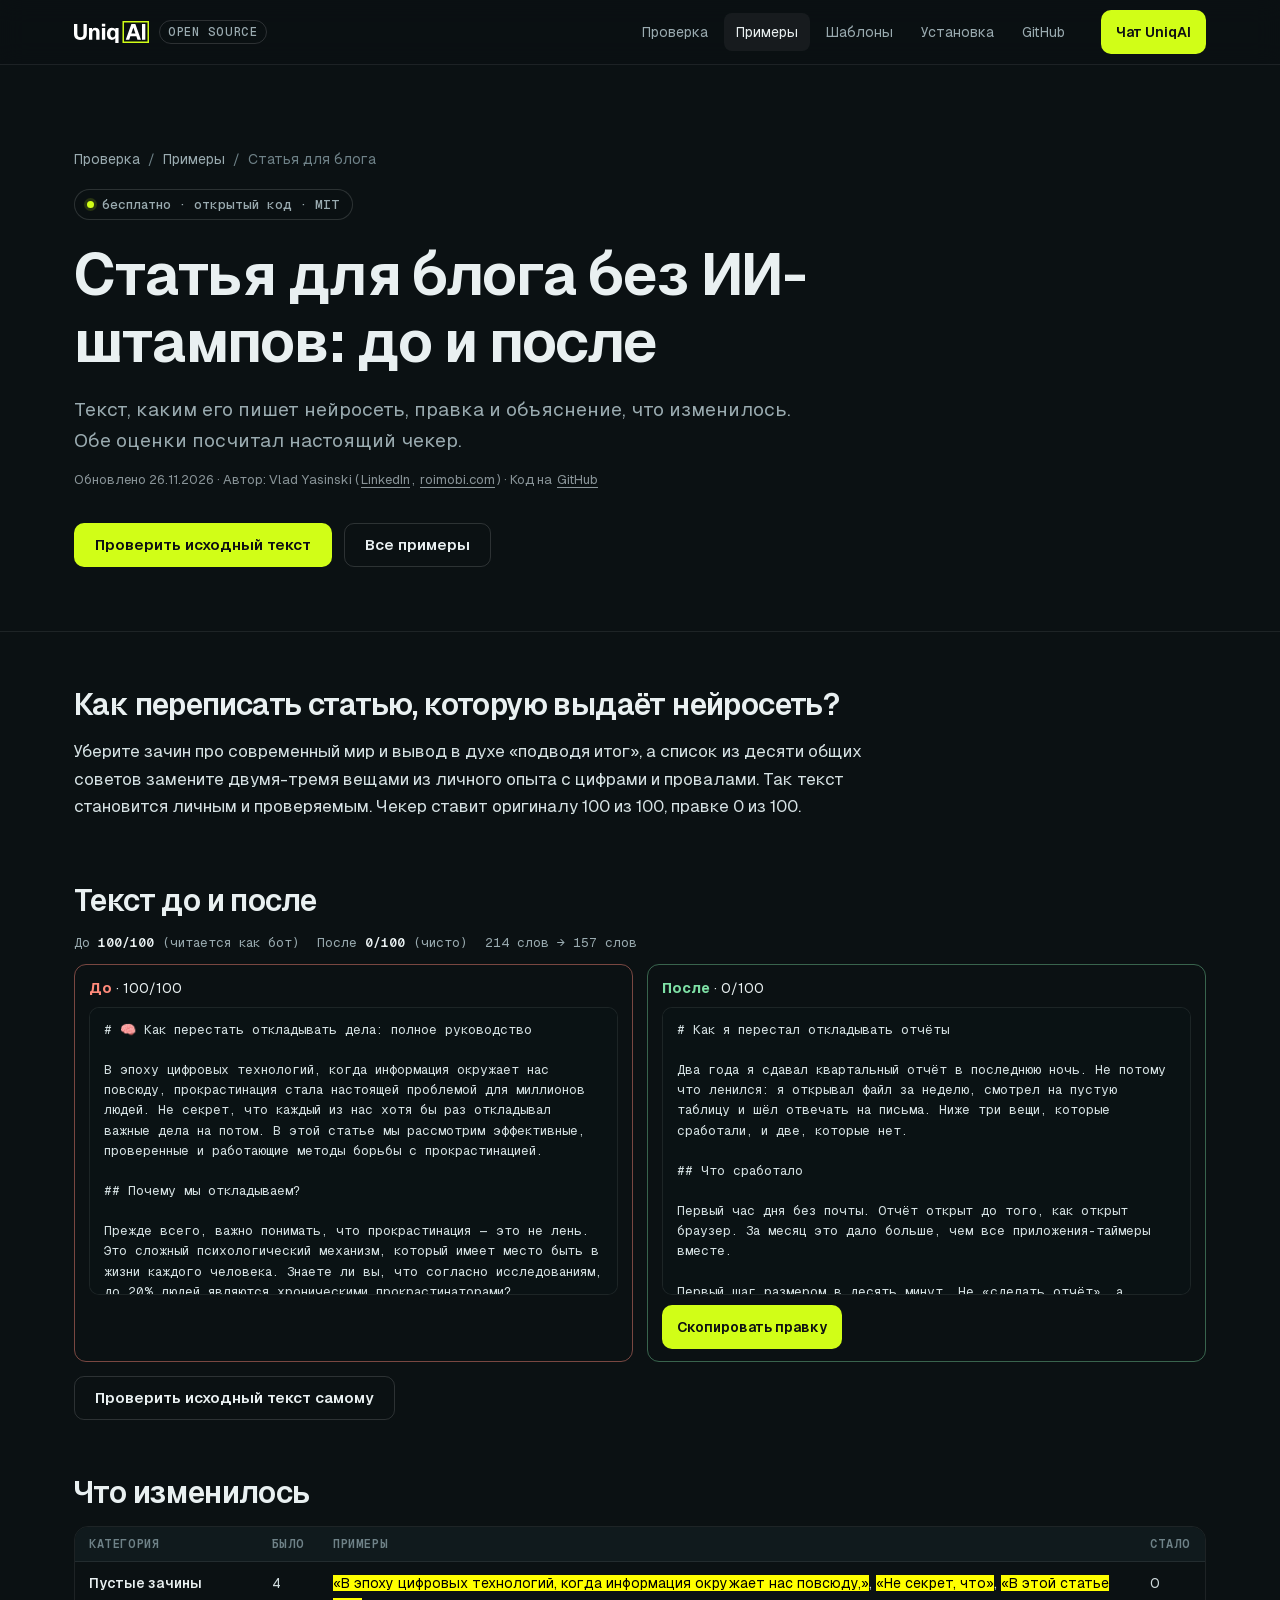
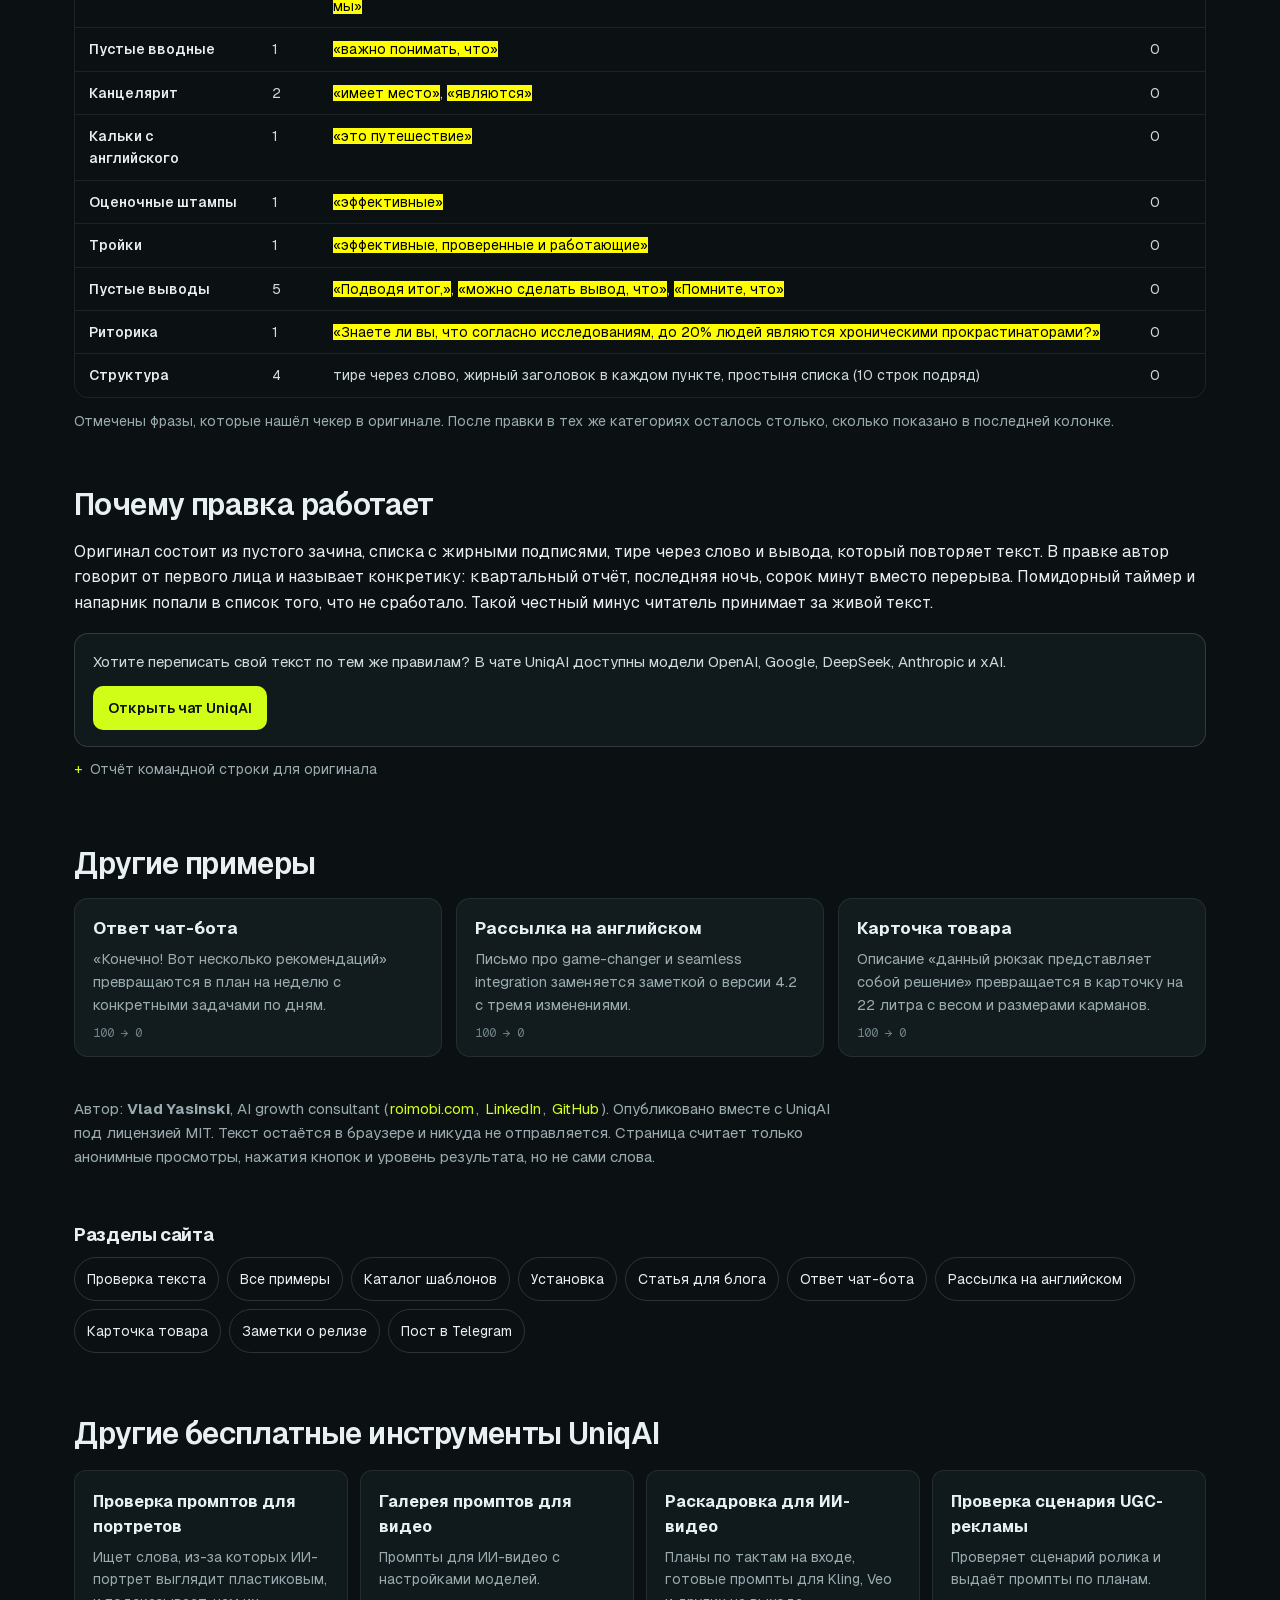
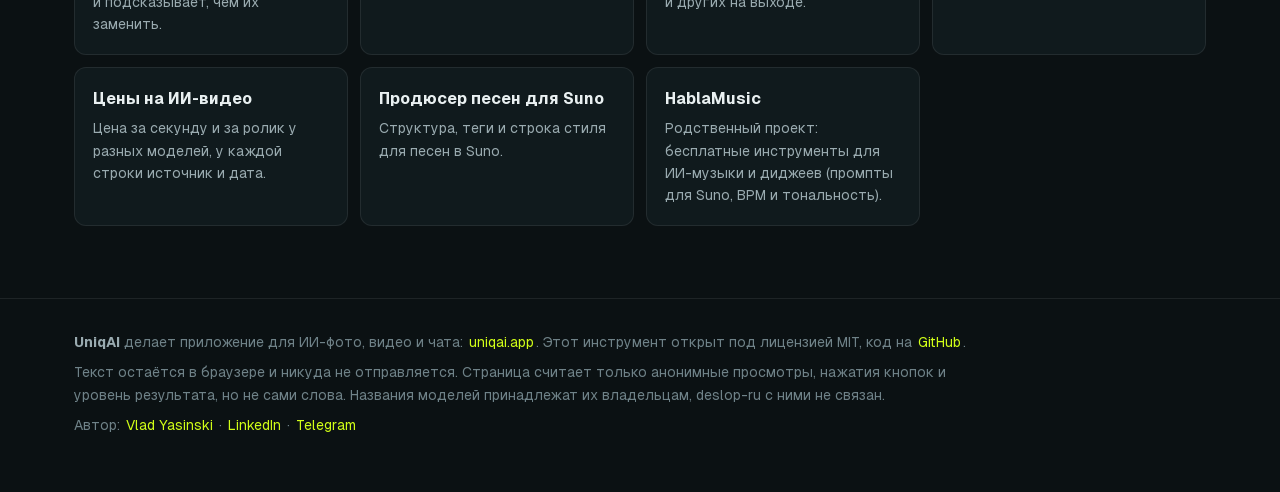
<file: docs/examples/blog-intro/index.html>
<!doctype html>
<html lang="ru">
<head>
<meta charset="utf-8">
<meta name="viewport" content="width=device-width, initial-scale=1">
<title>Статья для блога без ИИ-штампов, до и после | deslop-ru</title>
<meta name="description" content="До и после: статья про прокрастинацию без штампов. Оригинал получает 100 из 100, правка 0 из 100. Можно скопировать текст и проверить свой.">
<link rel="canonical" href="https://uniqaiapp.github.io/deslop-ru/examples/blog-intro/">
<meta name="robots" content="index, follow, max-image-preview:large">
<meta property="og:type" content="website">
<meta property="og:site_name" content="UniqAI open source">
<meta property="og:locale" content="ru_RU">
<meta property="og:title" content="Статья для блога без ИИ-штампов, до и после | deslop-ru">
<meta property="og:description" content="До и после: статья про прокрастинацию без штампов. Оригинал получает 100 из 100, правка 0 из 100. Можно скопировать текст и проверить свой.">
<meta property="og:url" content="https://uniqaiapp.github.io/deslop-ru/examples/blog-intro/">
<meta property="og:image" content="https://uniqaiapp.github.io/deslop-ru/assets/social-preview.png">
<meta property="og:image:width" content="1280">
<meta property="og:image:height" content="640">
<meta property="og:image:alt" content="deslop-ru: проверка русского текста на ИИ-штампы, до и после">
<meta name="twitter:card" content="summary_large_image">
<meta name="twitter:title" content="Статья для блога без ИИ-штампов, до и после | deslop-ru">
<meta name="twitter:description" content="До и после: статья про прокрастинацию без штампов. Оригинал получает 100 из 100, правка 0 из 100. Можно скопировать текст и проверить свой.">
<meta name="twitter:image" content="https://uniqaiapp.github.io/deslop-ru/assets/social-preview.png">
<meta name="theme-color" content="#0b1113">
<link rel="icon" href="../../assets/favicon.svg" type="image/svg+xml">
<link rel="preload" href="../../assets/fonts/Geist-Variable.woff2" as="font" type="font/woff2" crossorigin>
<link rel="stylesheet" href="../../site.css">
<link rel="alternate" type="text/plain" href="https://uniqaiapp.github.io/deslop-ru/llms.txt" title="llms.txt">
<script type="application/ld+json">{"@context":"https://schema.org","@graph":[{"@type":"Organization","@id":"https://uniqai.app/#org","name":"UniqAI","url":"https://uniqai.app/","logo":{"@type":"ImageObject","url":"https://uniqai.app/icon-512.png","width":512,"height":512},"sameAs":["https://github.com/uniqaiapp"]},{"@type":"WebSite","@id":"https://uniqaiapp.github.io/#site","name":"Открытые инструменты UniqAI","url":"https://uniqaiapp.github.io/"},{"@type":"WebPage","@id":"https://uniqaiapp.github.io/deslop-ru/examples/blog-intro/#page","url":"https://uniqaiapp.github.io/deslop-ru/examples/blog-intro/","name":"Статья для блога без ИИ-штампов, до и после | deslop-ru","description":"До и после: статья про прокрастинацию без штампов. Оригинал получает 100 из 100, правка 0 из 100. Можно скопировать текст и проверить свой.","inLanguage":"ru","isPartOf":{"@id":"https://uniqaiapp.github.io/#site"},"publisher":{"@id":"https://uniqai.app/#org"},"dateModified":"2026-11-26","author":{"@type":"Person","name":"Vlad Yasinski","url":"https://www.roimobi.com/","sameAs":["https://www.roimobi.com","https://www.linkedin.com/in/vlad-yasinski-ua5er/","https://github.com/ua5er"]},"primaryImageOfPage":{"@type":"ImageObject","url":"https://uniqaiapp.github.io/deslop-ru/assets/social-preview.png"},"breadcrumb":{"@id":"https://uniqaiapp.github.io/deslop-ru/examples/blog-intro/#crumbs"}},{"@type":"BreadcrumbList","@id":"https://uniqaiapp.github.io/deslop-ru/examples/blog-intro/#crumbs","itemListElement":[{"@type":"ListItem","position":1,"name":"Проверка","item":"https://uniqaiapp.github.io/deslop-ru/"},{"@type":"ListItem","position":2,"name":"Примеры","item":"https://uniqaiapp.github.io/deslop-ru/examples/"},{"@type":"ListItem","position":3,"name":"Статья для блога","item":"https://uniqaiapp.github.io/deslop-ru/examples/blog-intro/"}]}]}</script>
</head>
<body>
<a class="skip" href="#main">К содержимому</a>
<header class="top"><div class="wrap top-in">
<a class="brand" href="https://uniqaiapp.github.io/" aria-label="Открытые инструменты UniqAI"><img src="../../assets/wordmark.svg" alt="UniqAI" width="96" height="28"><span>open source</span></a>
<nav class="nav" aria-label="Разделы"><a href="../../">Проверка</a><a href="../../examples/" aria-current="page">Примеры</a><a href="../../patterns/">Шаблоны</a><a href="../../how-to/">Установка</a><a href="https://github.com/uniqaiapp/deslop-ru" rel="noopener">GitHub</a></nav>
<a class="btn btn-sm" href="https://uniqai.app/chat?utm_source=github&amp;utm_medium=pages&amp;utm_campaign=deslop-ru&amp;utm_content=header" data-out="header">Чат UniqAI</a>
</div></header>

<main id="main">
<section class="hero"><div class="wrap hero-in">
<nav class="crumbs" aria-label="Хлебные крошки"><a href="../../">Проверка</a> / <a href="../../examples/">Примеры</a> / <span>Статья для блога</span></nav>
<p class="pill"><span class="dot"></span>бесплатно · открытый код · MIT</p>
<h1>Статья для блога без ИИ-штампов: до и после</h1>
<p class="lead">Текст, каким его пишет нейросеть, правка и объяснение, что изменилось. Обе оценки посчитал настоящий чекер.</p>
<p class="byline">Обновлено 26.11.2026 · Автор: Vlad Yasinski (<a href="https://www.linkedin.com/in/vlad-yasinski-ua5er/" rel="noopener">LinkedIn</a>, <a href="https://www.roimobi.com/?utm_source=github&amp;utm_medium=pages&amp;utm_campaign=deslop-ru" rel="noopener">roimobi.com</a>) · Код на <a href="https://github.com/uniqaiapp/deslop-ru" rel="noopener">GitHub</a></p>
<div class="hero-cta"><a class="btn" href="../../?sample=blog-intro#builder">Проверить исходный текст</a><a class="btn btn-ghost" href="../">Все примеры</a></div>
</div></section>
<section class="ug-sec wrap" id="answer">
<h2>Как переписать статью, которую выдаёт нейросеть?</h2>
<p class="ug-answer">Уберите зачин про современный мир и вывод в духе «подводя итог», а список из десяти общих советов замените двумя-тремя вещами из личного опыта с цифрами и провалами. Так текст становится личным и проверяемым. Чекер ставит оригиналу 100 из 100, правке 0 из 100.</p>
</section>
<section class="ug-sec wrap" id="prompts">
<h2>Текст до и после</h2>
<p class="np-ex-meta"><span>До <b>100/100</b> (читается как бот)</span><span>После <b>0/100</b> (чисто)</span><span>214 слов → 157 слов</span></p><div class="ug-pair"><div class="ug-fail"><p><b>До</b> · 100/100</p><pre># 🧠 Как перестать откладывать дела: полное руководство

В эпоху цифровых технологий, когда информация окружает нас повсюду, прокрастинация стала настоящей проблемой для миллионов людей. Не секрет, что каждый из нас хотя бы раз откладывал важные дела на потом. В этой статье мы рассмотрим эффективные, проверенные и работающие методы борьбы с прокрастинацией.

## Почему мы откладываем?

Прежде всего, важно понимать, что прокрастинация — это не лень. Это сложный психологический механизм, который имеет место быть в жизни каждого человека. Знаете ли вы, что согласно исследованиям, до 20% людей являются хроническими прокрастинаторами?

## 10 способов победить прокрастинацию

1. **Метод помидора:** работайте 25 минут, затем отдыхайте 5
2. **Правило двух минут:** если задача занимает меньше двух минут — сделайте её сразу
3. **Разбивайте задачи:** большие цели — на маленькие шаги
4. **Уберите отвлекающие факторы:** телефон — в другую комнату
5. **Планируйте вечером:** составляйте список дел на завтра
6. **Начинайте с самого сложного:** съешьте лягушку с утра
7. **Награждайте себя:** за каждую выполненную задачу — маленький бонус
8. **Найдите партнёра:** отчитывайтесь друг другу
9. **Визуализируйте результат:** представьте, как вы завершили проект
10. **Будьте добрее к себе:** самокритика только усиливает прокрастинацию

## Заключение

Подводя итог, можно сделать вывод, что борьба с прокрастинацией — это путешествие, а не пункт назначения. Помните, что каждый маленький шаг приближает вас к цели. Надеюсь, эта статья была полезной! Делитесь в комментариях своими методами борьбы с прокрастинацией 👇</pre></div><div class="ug-pass"><p><b>После</b> · 0/100</p><pre id="dr-after"># Как я перестал откладывать отчёты

Два года я сдавал квартальный отчёт в последнюю ночь. Не потому что ленился: я открывал файл за неделю, смотрел на пустую таблицу и шёл отвечать на письма. Ниже три вещи, которые сработали, и две, которые нет.

## Что сработало

Первый час дня без почты. Отчёт открыт до того, как открыт браузер. За месяц это дало больше, чем все приложения-таймеры вместе.

Первый шаг размером в десять минут. Не «сделать отчёт», а «вставить цифры выручки в первую колонку». После этого обычно продолжаешь, потому что уже сидишь в файле.

Черновик вслух. Я проговариваю выводы в голосовые заметки по дороге домой, а утром переношу. Писать с чистого листа страшно, переписывать свою же речь нет.

## Что не сработало

Помидорный таймер. Двадцать пять минут заканчивались на середине таблицы, и перерыв превращался в сорок минут.

Напарник по отчётности. Мы два раза перенесли созвон, потом перестали договариваться.

Сейчас отчёт готов за два дня до срока. Не всегда, но чаще, чем нет.</pre><div class="ug-actions"><button type="button" class="btn btn-sm" data-copy="dr-after" data-kind="after" data-label="Скопировать правку">Скопировать правку</button></div></div></div><p class="np-ex-actions"><a class="btn btn-ghost" href="../../?sample=blog-intro#builder">Проверить исходный текст самому</a></p>
</section>
<section class="ug-sec wrap" id="added">
<h2>Что изменилось</h2>
<div class="ug-tablewrap"><table class="ug-table np-stack"><thead><tr><th scope="col">Категория</th><th scope="col">Было</th><th scope="col">Примеры</th><th scope="col">Стало</th></tr></thead><tbody><tr><td data-label="Категория">Пустые зачины</td><td data-label="Было">4</td><td data-label="Примеры"><mark>«В эпоху цифровых технологий, когда информация окружает нас повсюду,»</mark>, <mark>«Не секрет, что»</mark>, <mark>«В этой статье мы»</mark></td><td data-label="Стало">0</td></tr><tr><td data-label="Категория">Пустые вводные</td><td data-label="Было">1</td><td data-label="Примеры"><mark>«важно понимать, что»</mark></td><td data-label="Стало">0</td></tr><tr><td data-label="Категория">Канцелярит</td><td data-label="Было">2</td><td data-label="Примеры"><mark>«имеет место»</mark>, <mark>«являются»</mark></td><td data-label="Стало">0</td></tr><tr><td data-label="Категория">Кальки с английского</td><td data-label="Было">1</td><td data-label="Примеры"><mark>«это путешествие»</mark></td><td data-label="Стало">0</td></tr><tr><td data-label="Категория">Оценочные штампы</td><td data-label="Было">1</td><td data-label="Примеры"><mark>«эффективные»</mark></td><td data-label="Стало">0</td></tr><tr><td data-label="Категория">Тройки</td><td data-label="Было">1</td><td data-label="Примеры"><mark>«эффективные, проверенные и работающие»</mark></td><td data-label="Стало">0</td></tr><tr><td data-label="Категория">Пустые выводы</td><td data-label="Было">5</td><td data-label="Примеры"><mark>«Подводя итог,»</mark>, <mark>«можно сделать вывод, что»</mark>, <mark>«Помните, что»</mark></td><td data-label="Стало">0</td></tr><tr><td data-label="Категория">Риторика</td><td data-label="Было">1</td><td data-label="Примеры"><mark>«Знаете ли вы, что согласно исследованиям, до 20% людей являются хроническими прокрастинаторами?»</mark></td><td data-label="Стало">0</td></tr><tr><td data-label="Категория">Структура</td><td data-label="Было">4</td><td data-label="Примеры">тире через слово, жирный заголовок в каждом пункте, простыня списка (10 строк подряд)</td><td data-label="Стало">0</td></tr></tbody></table></div><p class="ug-small">Отмечены фразы, которые нашёл чекер в оригинале. После правки в тех же категориях осталось столько, сколько показано в последней колонке.</p>
</section>
<section class="ug-sec wrap" id="why">
<h2>Почему правка работает</h2>
<p class="ug-answer-plain">Оригинал состоит из пустого зачина, списка с жирными подписями, тире через слово и вывода, который повторяет текст. В правке автор говорит от первого лица и называет конкретику: квартальный отчёт, последняя ночь, сорок минут вместо перерыва. Помидорный таймер и напарник попали в список того, что не сработало. Такой честный минус читатель принимает за живой текст.</p><div class="ug-cta"><p>Хотите переписать свой текст по тем же правилам? В чате UniqAI доступны модели OpenAI, Google, DeepSeek, Anthropic и xAI.</p><a class="btn btn-sm" href="https://uniqai.app/chat?utm_source=github&amp;utm_medium=pages&amp;utm_campaign=deslop-ru&amp;utm_content=example" data-out="example">Открыть чат UniqAI</a></div><details class="why"><summary>Отчёт командной строки для оригинала</summary><pre class="np-pre">examples/blog-intro.before.md: 214 слов, язык ru
  стр. 3   [intro] В эпоху цифровых технологий, когда информация...  &lt;- в эпоху цифровых технологий
  стр. 3   [intro] Не секрет, что  &lt;- не секрет, что
  стр. 3   [intro] В этой статье мы  &lt;- в этой статье мы
  стр. 3   [hype] эффективные  &lt;- эффективный
  стр. 3   [triplet] эффективные, проверенные и работающие  &lt;- три прилагательных подряд
  стр. 7   [filler] важно понимать, что  &lt;- важно отметить
  стр. 7   [bureau] имеет место
  стр. 7   [rhetoric] Знаете ли вы, что согласно исследованиям, до ...  &lt;- знаете ли вы, что?
  стр. 7   [bureau] являются  &lt;- является
  стр. 19  [intro] представьте,  &lt;- представьте себе
  стр. 24  [outro] Подводя итог,  &lt;- подводя итог
  стр. 24  [outro] можно сделать вывод, что
  стр. 24  [calque] это путешествие  &lt;- ваше путешествие (journey)
  стр. 24  [outro] Помните, что  &lt;- помните, что
  стр. 24  [outro] Надеюсь, эта статья была полезной!  &lt;- надеюсь, статья была полезной
  стр. 24  [outro] Делитесь в комментариях  &lt;- делитесь в комментариях
  текст    [structure] тире через слово
  текст    [structure] жирный заголовок в каждом пункте
  текст    [structure] простыня списка (10 строк подряд)
  текст    [structure] эмодзи в заголовках
  оценка: 100/100 (читается как бот); outro 5, intro 4, structure 4, bureau 2, hype 1, triplet 1, filler 1, rhetoric 1, calque 1</pre></details>
</section>
<section class="ug-sec wrap" id="more">
<h2>Другие примеры</h2>
<ul class="ug-list"><li><a href="../../examples/chat-answer/"><strong>Ответ чат-бота</strong>«Конечно! Вот несколько рекомендаций» превращаются в план на неделю с конкретными задачами по дням.<em>100 → 0</em></a></li><li><a href="../../examples/newsletter/"><strong>Рассылка на английском</strong>Письмо про game-changer и seamless integration заменяется заметкой о версии 4.2 с тремя изменениями.<em>100 → 0</em></a></li><li><a href="../../examples/product-card/"><strong>Карточка товара</strong>Описание «данный рюкзак представляет собой решение» превращается в карточку на 22 литра с весом и размерами карманов.<em>100 → 0</em></a></li></ul>
</section>
<section class="author wrap" aria-label="Об авторе"><p>Автор: <strong>Vlad Yasinski</strong>, AI growth consultant (<a href="https://www.roimobi.com/?utm_source=github&amp;utm_medium=pages&amp;utm_campaign=deslop-ru" rel="noopener">roimobi.com</a>, <a href="https://www.linkedin.com/in/vlad-yasinski-ua5er/" rel="noopener">LinkedIn</a>, <a href="https://github.com/ua5er" rel="noopener">GitHub</a>). Опубликовано вместе с UniqAI под лицензией MIT. Текст остаётся в браузере и никуда не отправляется. Страница считает только анонимные просмотры, нажатия кнопок и уровень результата, но не сами слова.</p></section>
</main>
<nav class="browse wrap" aria-label="Разделы сайта"><h2>Разделы сайта</h2><p><a href="../../">Проверка текста</a><a href="../../examples/">Все примеры</a><a href="../../patterns/">Каталог шаблонов</a><a href="../../how-to/">Установка</a><a href="../../examples/blog-intro/">Статья для блога</a><a href="../../examples/chat-answer/">Ответ чат-бота</a><a href="../../examples/newsletter/">Рассылка на английском</a><a href="../../examples/product-card/">Карточка товара</a><a href="../../examples/release-notes/">Заметки о релизе</a><a href="../../examples/telegram-post/">Пост в Telegram</a></p></nav>
<section class="more wrap" aria-labelledby="more-h">
<h2 id="more-h">Другие бесплатные инструменты UniqAI</h2>
<ul class="tools"><li><a href="https://uniqaiapp.github.io/no-plastic/" rel="noopener"><strong>Проверка промптов для портретов</strong><span>Ищет слова, из-за которых ИИ-портрет выглядит пластиковым, и подсказывает, чем их заменить.</span></a></li><li><a href="https://uniqaiapp.github.io/awesome-ai-video-prompts/" rel="noopener"><strong>Галерея промптов для видео</strong><span>Промпты для ИИ-видео с настройками моделей.</span></a></li><li><a href="https://uniqaiapp.github.io/video-director/" rel="noopener"><strong>Раскадровка для ИИ-видео</strong><span>Планы по тактам на входе, готовые промпты для Kling, Veo и других на выходе.</span></a></li><li><a href="https://uniqaiapp.github.io/ugc-ad-director/" rel="noopener"><strong>Проверка сценария UGC-рекламы</strong><span>Проверяет сценарий ролика и выдаёт промпты по планам.</span></a></li><li><a href="https://github.com/uniqaiapp/ai-video-pricing" rel="noopener"><strong>Цены на ИИ-видео</strong><span>Цена за секунду и за ролик у разных моделей, у каждой строки источник и дата.</span></a></li><li><a href="https://github.com/uniqaiapp/suno-producer" rel="noopener"><strong>Продюсер песен для Suno</strong><span>Структура, теги и строка стиля для песен в Suno.</span></a></li>
<li><a href="https://github.com/hablamusic" rel="noopener"><strong>HablaMusic</strong><span>Родственный проект: бесплатные инструменты для ИИ-музыки и диджеев (промпты для Suno, BPM и тональность).</span></a></li>
</ul></section>
<footer class="foot"><div class="wrap foot-in">
<p><strong>UniqAI</strong> делает приложение для ИИ-фото, видео и чата: <a href="https://uniqai.app/?utm_source=github&amp;utm_medium=pages&amp;utm_campaign=deslop-ru&amp;utm_content=footer" data-out="footer">uniqai.app</a>. Этот инструмент открыт под лицензией MIT, код на <a href="https://github.com/uniqaiapp/deslop-ru" rel="noopener">GitHub</a>.</p>
<p>Текст остаётся в браузере и никуда не отправляется. Страница считает только анонимные просмотры, нажатия кнопок и уровень результата, но не сами слова. Названия моделей принадлежат их владельцам, deslop-ru с ними не связан.</p>
<p>Автор: <a href="https://www.roimobi.com/?utm_source=github&amp;utm_medium=pages&amp;utm_campaign=deslop-ru" rel="noopener">Vlad Yasinski</a> · <a href="https://www.linkedin.com/in/vlad-yasinski-ua5er/" rel="noopener">LinkedIn</a> · <a href="https://t.me/ua5er" rel="noopener">Telegram</a></p>
</div></footer>
<script>window.UQ={key:"phc_AVmhcac2jVRwi9asHEuhzJXnAbQA2hzfUxzWvzjyLPc8",repo:"deslop-ru"};</script>
<script src="../../site.js" defer></script>
</body></html>
</file>
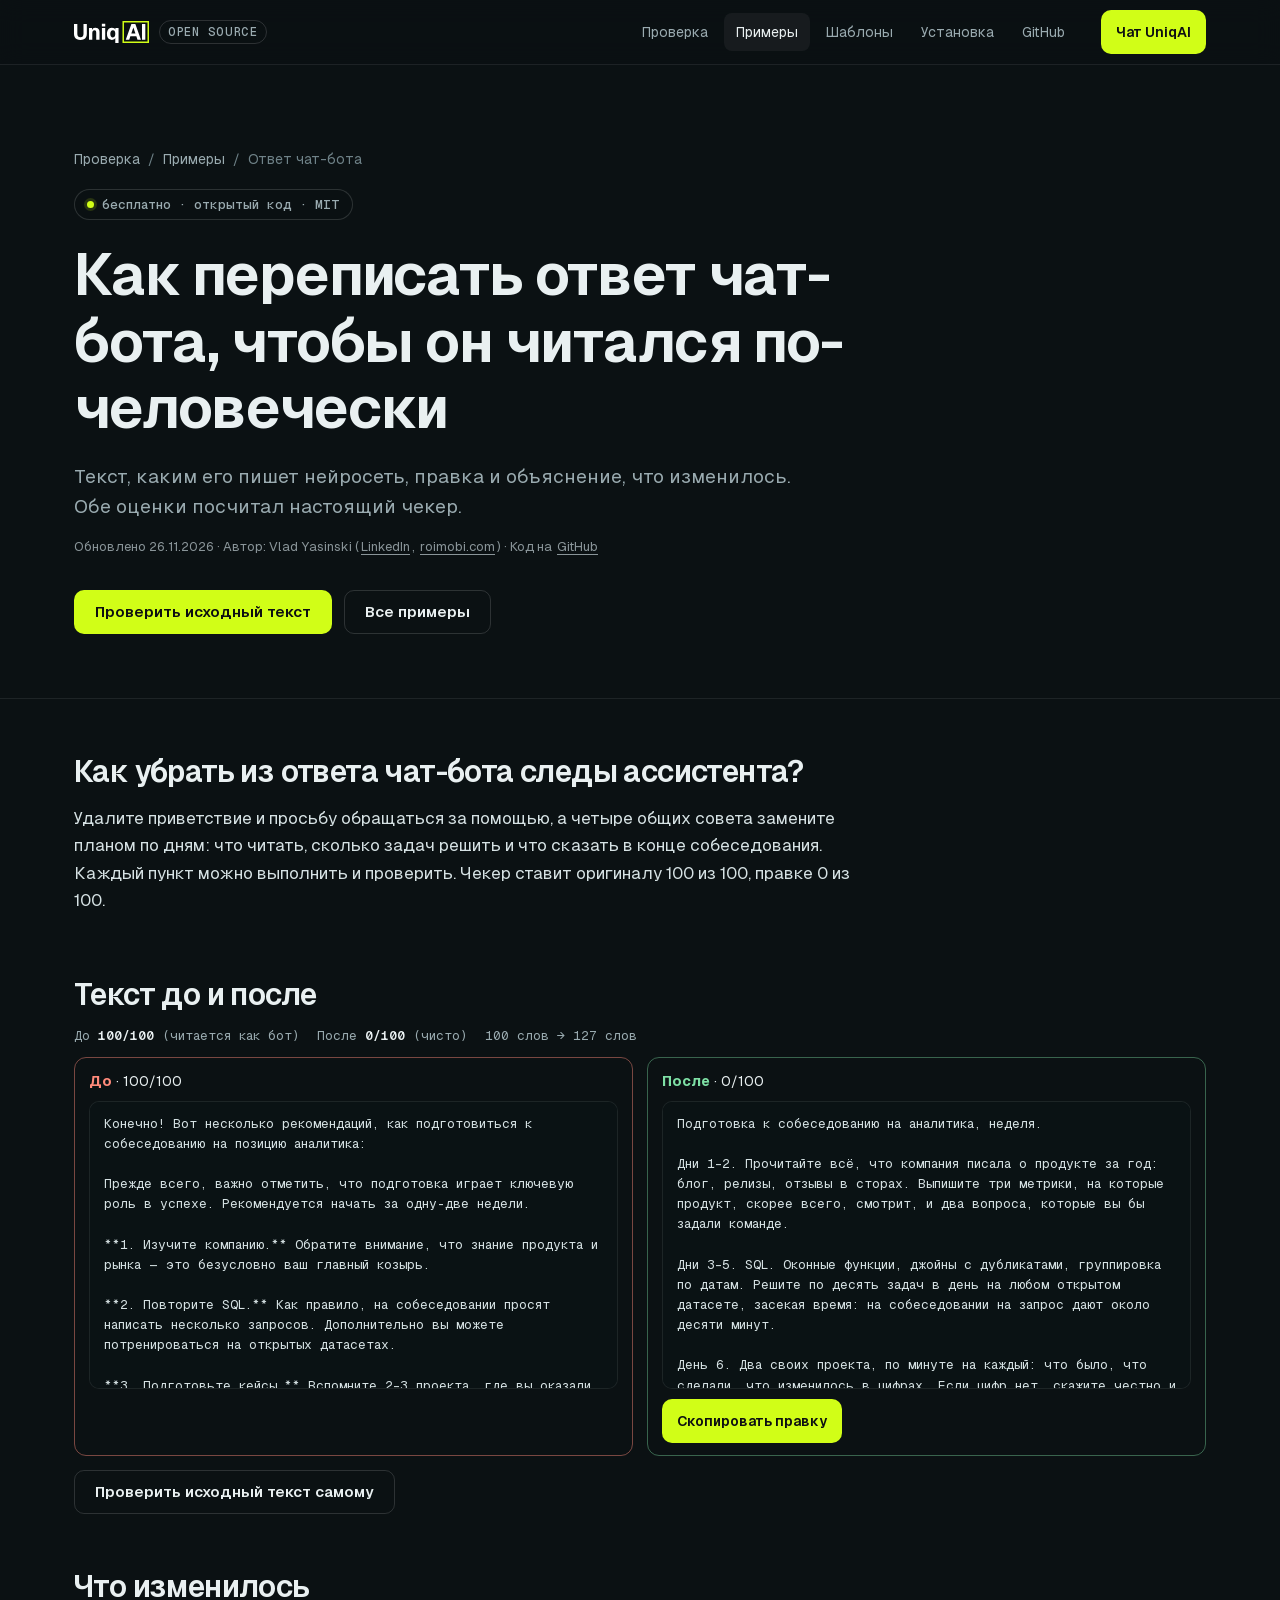
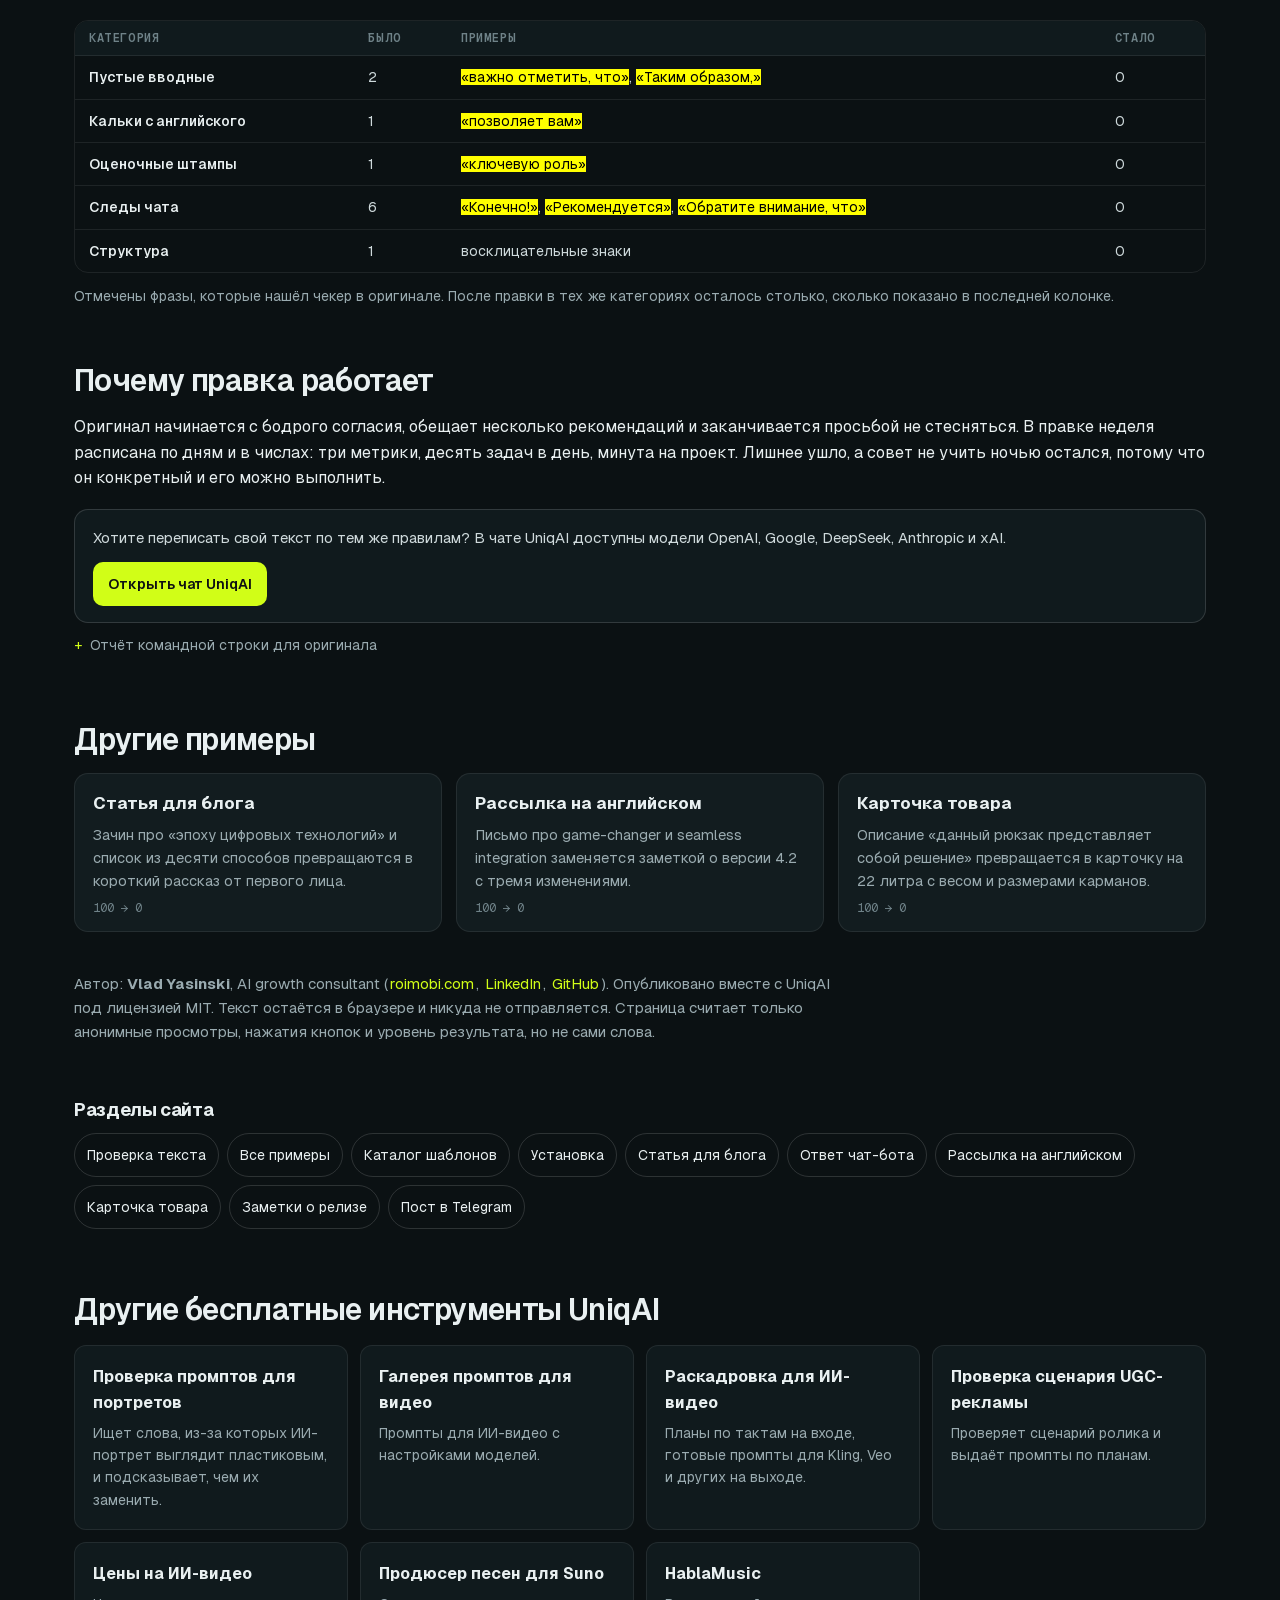
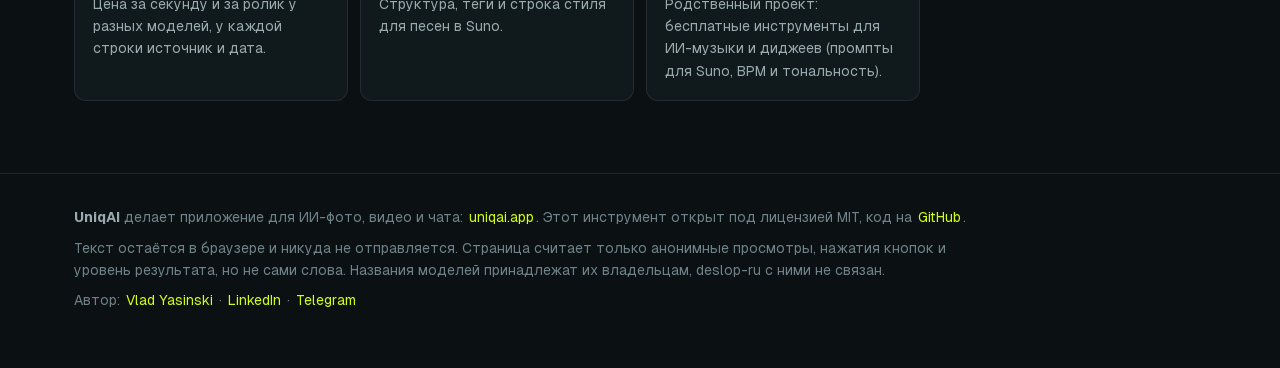
<file: docs/examples/chat-answer/index.html>
<!doctype html>
<html lang="ru">
<head>
<meta charset="utf-8">
<meta name="viewport" content="width=device-width, initial-scale=1">
<title>Ответ чат-бота без штампов, до и после | deslop-ru</title>
<meta name="description" content="До и после: ответ чат-бота про подготовку к собеседованию. Оригинал получает 100 из 100, правка 0 из 100. Можно скопировать текст и проверить свой.">
<link rel="canonical" href="https://uniqaiapp.github.io/deslop-ru/examples/chat-answer/">
<meta name="robots" content="index, follow, max-image-preview:large">
<meta property="og:type" content="website">
<meta property="og:site_name" content="UniqAI open source">
<meta property="og:locale" content="ru_RU">
<meta property="og:title" content="Ответ чат-бота без штампов, до и после | deslop-ru">
<meta property="og:description" content="До и после: ответ чат-бота про подготовку к собеседованию. Оригинал получает 100 из 100, правка 0 из 100. Можно скопировать текст и проверить свой.">
<meta property="og:url" content="https://uniqaiapp.github.io/deslop-ru/examples/chat-answer/">
<meta property="og:image" content="https://uniqaiapp.github.io/deslop-ru/assets/social-preview.png">
<meta property="og:image:width" content="1280">
<meta property="og:image:height" content="640">
<meta property="og:image:alt" content="deslop-ru: проверка русского текста на ИИ-штампы, до и после">
<meta name="twitter:card" content="summary_large_image">
<meta name="twitter:title" content="Ответ чат-бота без штампов, до и после | deslop-ru">
<meta name="twitter:description" content="До и после: ответ чат-бота про подготовку к собеседованию. Оригинал получает 100 из 100, правка 0 из 100. Можно скопировать текст и проверить свой.">
<meta name="twitter:image" content="https://uniqaiapp.github.io/deslop-ru/assets/social-preview.png">
<meta name="theme-color" content="#0b1113">
<link rel="icon" href="../../assets/favicon.svg" type="image/svg+xml">
<link rel="preload" href="../../assets/fonts/Geist-Variable.woff2" as="font" type="font/woff2" crossorigin>
<link rel="stylesheet" href="../../site.css">
<link rel="alternate" type="text/plain" href="https://uniqaiapp.github.io/deslop-ru/llms.txt" title="llms.txt">
<script type="application/ld+json">{"@context":"https://schema.org","@graph":[{"@type":"Organization","@id":"https://uniqai.app/#org","name":"UniqAI","url":"https://uniqai.app/","logo":{"@type":"ImageObject","url":"https://uniqai.app/icon-512.png","width":512,"height":512},"sameAs":["https://github.com/uniqaiapp"]},{"@type":"WebSite","@id":"https://uniqaiapp.github.io/#site","name":"Открытые инструменты UniqAI","url":"https://uniqaiapp.github.io/"},{"@type":"WebPage","@id":"https://uniqaiapp.github.io/deslop-ru/examples/chat-answer/#page","url":"https://uniqaiapp.github.io/deslop-ru/examples/chat-answer/","name":"Ответ чат-бота без штампов, до и после | deslop-ru","description":"До и после: ответ чат-бота про подготовку к собеседованию. Оригинал получает 100 из 100, правка 0 из 100. Можно скопировать текст и проверить свой.","inLanguage":"ru","isPartOf":{"@id":"https://uniqaiapp.github.io/#site"},"publisher":{"@id":"https://uniqai.app/#org"},"dateModified":"2026-11-26","author":{"@type":"Person","name":"Vlad Yasinski","url":"https://www.roimobi.com/","sameAs":["https://www.roimobi.com","https://www.linkedin.com/in/vlad-yasinski-ua5er/","https://github.com/ua5er"]},"primaryImageOfPage":{"@type":"ImageObject","url":"https://uniqaiapp.github.io/deslop-ru/assets/social-preview.png"},"breadcrumb":{"@id":"https://uniqaiapp.github.io/deslop-ru/examples/chat-answer/#crumbs"}},{"@type":"BreadcrumbList","@id":"https://uniqaiapp.github.io/deslop-ru/examples/chat-answer/#crumbs","itemListElement":[{"@type":"ListItem","position":1,"name":"Проверка","item":"https://uniqaiapp.github.io/deslop-ru/"},{"@type":"ListItem","position":2,"name":"Примеры","item":"https://uniqaiapp.github.io/deslop-ru/examples/"},{"@type":"ListItem","position":3,"name":"Ответ чат-бота","item":"https://uniqaiapp.github.io/deslop-ru/examples/chat-answer/"}]}]}</script>
</head>
<body>
<a class="skip" href="#main">К содержимому</a>
<header class="top"><div class="wrap top-in">
<a class="brand" href="https://uniqaiapp.github.io/" aria-label="Открытые инструменты UniqAI"><img src="../../assets/wordmark.svg" alt="UniqAI" width="96" height="28"><span>open source</span></a>
<nav class="nav" aria-label="Разделы"><a href="../../">Проверка</a><a href="../../examples/" aria-current="page">Примеры</a><a href="../../patterns/">Шаблоны</a><a href="../../how-to/">Установка</a><a href="https://github.com/uniqaiapp/deslop-ru" rel="noopener">GitHub</a></nav>
<a class="btn btn-sm" href="https://uniqai.app/chat?utm_source=github&amp;utm_medium=pages&amp;utm_campaign=deslop-ru&amp;utm_content=header" data-out="header">Чат UniqAI</a>
</div></header>

<main id="main">
<section class="hero"><div class="wrap hero-in">
<nav class="crumbs" aria-label="Хлебные крошки"><a href="../../">Проверка</a> / <a href="../../examples/">Примеры</a> / <span>Ответ чат-бота</span></nav>
<p class="pill"><span class="dot"></span>бесплатно · открытый код · MIT</p>
<h1>Как переписать ответ чат-бота, чтобы он читался по-человечески</h1>
<p class="lead">Текст, каким его пишет нейросеть, правка и объяснение, что изменилось. Обе оценки посчитал настоящий чекер.</p>
<p class="byline">Обновлено 26.11.2026 · Автор: Vlad Yasinski (<a href="https://www.linkedin.com/in/vlad-yasinski-ua5er/" rel="noopener">LinkedIn</a>, <a href="https://www.roimobi.com/?utm_source=github&amp;utm_medium=pages&amp;utm_campaign=deslop-ru" rel="noopener">roimobi.com</a>) · Код на <a href="https://github.com/uniqaiapp/deslop-ru" rel="noopener">GitHub</a></p>
<div class="hero-cta"><a class="btn" href="../../?sample=chat-answer#builder">Проверить исходный текст</a><a class="btn btn-ghost" href="../">Все примеры</a></div>
</div></section>
<section class="ug-sec wrap" id="answer">
<h2>Как убрать из ответа чат-бота следы ассистента?</h2>
<p class="ug-answer">Удалите приветствие и просьбу обращаться за помощью, а четыре общих совета замените планом по дням: что читать, сколько задач решить и что сказать в конце собеседования. Каждый пункт можно выполнить и проверить. Чекер ставит оригиналу 100 из 100, правке 0 из 100.</p>
</section>
<section class="ug-sec wrap" id="prompts">
<h2>Текст до и после</h2>
<p class="np-ex-meta"><span>До <b>100/100</b> (читается как бот)</span><span>После <b>0/100</b> (чисто)</span><span>100 слов → 127 слов</span></p><div class="ug-pair"><div class="ug-fail"><p><b>До</b> · 100/100</p><pre>Конечно! Вот несколько рекомендаций, как подготовиться к собеседованию на позицию аналитика:

Прежде всего, важно отметить, что подготовка играет ключевую роль в успехе. Рекомендуется начать за одну-две недели.

**1. Изучите компанию.** Обратите внимание, что знание продукта и рынка — это безусловно ваш главный козырь.

**2. Повторите SQL.** Как правило, на собеседовании просят написать несколько запросов. Дополнительно вы можете потренироваться на открытых датасетах.

**3. Подготовьте кейсы.** Вспомните 2–3 проекта, где вы оказали влияние на бизнес-метрики.

**4. Задайте вопросы.** Это позволяет вам продемонстрировать заинтересованность.

Таким образом, системная подготовка существенно повышает ваши шансы. Надеюсь, это поможет! Если у вас остались вопросы, не стесняйтесь обращаться.</pre></div><div class="ug-pass"><p><b>После</b> · 0/100</p><pre id="dr-after">Подготовка к собеседованию на аналитика, неделя.

Дни 1–2. Прочитайте всё, что компания писала о продукте за год: блог, релизы, отзывы в сторах. Выпишите три метрики, на которые продукт, скорее всего, смотрит, и два вопроса, которые вы бы задали команде.

Дни 3–5. SQL. Оконные функции, джойны с дубликатами, группировка по датам. Решите по десять задач в день на любом открытом датасете, засекая время: на собеседовании на запрос дают около десяти минут.

День 6. Два своих проекта, по минуте на каждый: что было, что сделали, что изменилось в цифрах. Если цифр нет, скажите честно и объясните, как бы измерили.

День 7. Отдых. Ночью перед собеседованием ничего не учите.

На самом собеседовании спросите, как в команде принимают решения по данным: это покажет, будут ли ваши выводы кому-то нужны.</pre><div class="ug-actions"><button type="button" class="btn btn-sm" data-copy="dr-after" data-kind="after" data-label="Скопировать правку">Скопировать правку</button></div></div></div><p class="np-ex-actions"><a class="btn btn-ghost" href="../../?sample=chat-answer#builder">Проверить исходный текст самому</a></p>
</section>
<section class="ug-sec wrap" id="added">
<h2>Что изменилось</h2>
<div class="ug-tablewrap"><table class="ug-table np-stack"><thead><tr><th scope="col">Категория</th><th scope="col">Было</th><th scope="col">Примеры</th><th scope="col">Стало</th></tr></thead><tbody><tr><td data-label="Категория">Пустые вводные</td><td data-label="Было">2</td><td data-label="Примеры"><mark>«важно отметить, что»</mark>, <mark>«Таким образом,»</mark></td><td data-label="Стало">0</td></tr><tr><td data-label="Категория">Кальки с английского</td><td data-label="Было">1</td><td data-label="Примеры"><mark>«позволяет вам»</mark></td><td data-label="Стало">0</td></tr><tr><td data-label="Категория">Оценочные штампы</td><td data-label="Было">1</td><td data-label="Примеры"><mark>«ключевую роль»</mark></td><td data-label="Стало">0</td></tr><tr><td data-label="Категория">Следы чата</td><td data-label="Было">6</td><td data-label="Примеры"><mark>«Конечно!»</mark>, <mark>«Рекомендуется»</mark>, <mark>«Обратите внимание, что»</mark></td><td data-label="Стало">0</td></tr><tr><td data-label="Категория">Структура</td><td data-label="Было">1</td><td data-label="Примеры">восклицательные знаки</td><td data-label="Стало">0</td></tr></tbody></table></div><p class="ug-small">Отмечены фразы, которые нашёл чекер в оригинале. После правки в тех же категориях осталось столько, сколько показано в последней колонке.</p>
</section>
<section class="ug-sec wrap" id="why">
<h2>Почему правка работает</h2>
<p class="ug-answer-plain">Оригинал начинается с бодрого согласия, обещает несколько рекомендаций и заканчивается просьбой не стесняться. В правке неделя расписана по дням и в числах: три метрики, десять задач в день, минута на проект. Лишнее ушло, а совет не учить ночью остался, потому что он конкретный и его можно выполнить.</p><div class="ug-cta"><p>Хотите переписать свой текст по тем же правилам? В чате UniqAI доступны модели OpenAI, Google, DeepSeek, Anthropic и xAI.</p><a class="btn btn-sm" href="https://uniqai.app/chat?utm_source=github&amp;utm_medium=pages&amp;utm_campaign=deslop-ru&amp;utm_content=example" data-out="example">Открыть чат UniqAI</a></div><details class="why"><summary>Отчёт командной строки для оригинала</summary><pre class="np-pre">examples/chat-answer.before.md: 100 слов, язык ru
  стр. 1   [chat] Конечно!  &lt;- Конечно! / Отличный вопрос
  стр. 3   [filler] важно отметить, что  &lt;- важно отметить
  стр. 3   [hype] ключевую роль  &lt;- ключевой аспект
  стр. 3   [chat] Рекомендуется  &lt;- рекомендуется
  стр. 5   [chat] Обратите внимание, что  &lt;- обратите внимание, что
  стр. 7   [chat] Дополнительно вы можете  &lt;- также вы можете
  стр. 11  [calque] позволяет вам
  стр. 13  [filler] Таким образом,  &lt;- таким образом,
  стр. 13  [chat] Надеюсь, это поможет!  &lt;- надеюсь, это поможет
  стр. 13  [chat] Если у вас остались вопросы  &lt;- если у вас остались вопросы
  текст    [structure] восклицательные знаки
  оценка: 100/100 (читается как бот); chat 6, filler 2, hype 1, calque 1, structure 1</pre></details>
</section>
<section class="ug-sec wrap" id="more">
<h2>Другие примеры</h2>
<ul class="ug-list"><li><a href="../../examples/blog-intro/"><strong>Статья для блога</strong>Зачин про «эпоху цифровых технологий» и список из десяти способов превращаются в короткий рассказ от первого лица.<em>100 → 0</em></a></li><li><a href="../../examples/newsletter/"><strong>Рассылка на английском</strong>Письмо про game-changer и seamless integration заменяется заметкой о версии 4.2 с тремя изменениями.<em>100 → 0</em></a></li><li><a href="../../examples/product-card/"><strong>Карточка товара</strong>Описание «данный рюкзак представляет собой решение» превращается в карточку на 22 литра с весом и размерами карманов.<em>100 → 0</em></a></li></ul>
</section>
<section class="author wrap" aria-label="Об авторе"><p>Автор: <strong>Vlad Yasinski</strong>, AI growth consultant (<a href="https://www.roimobi.com/?utm_source=github&amp;utm_medium=pages&amp;utm_campaign=deslop-ru" rel="noopener">roimobi.com</a>, <a href="https://www.linkedin.com/in/vlad-yasinski-ua5er/" rel="noopener">LinkedIn</a>, <a href="https://github.com/ua5er" rel="noopener">GitHub</a>). Опубликовано вместе с UniqAI под лицензией MIT. Текст остаётся в браузере и никуда не отправляется. Страница считает только анонимные просмотры, нажатия кнопок и уровень результата, но не сами слова.</p></section>
</main>
<nav class="browse wrap" aria-label="Разделы сайта"><h2>Разделы сайта</h2><p><a href="../../">Проверка текста</a><a href="../../examples/">Все примеры</a><a href="../../patterns/">Каталог шаблонов</a><a href="../../how-to/">Установка</a><a href="../../examples/blog-intro/">Статья для блога</a><a href="../../examples/chat-answer/">Ответ чат-бота</a><a href="../../examples/newsletter/">Рассылка на английском</a><a href="../../examples/product-card/">Карточка товара</a><a href="../../examples/release-notes/">Заметки о релизе</a><a href="../../examples/telegram-post/">Пост в Telegram</a></p></nav>
<section class="more wrap" aria-labelledby="more-h">
<h2 id="more-h">Другие бесплатные инструменты UniqAI</h2>
<ul class="tools"><li><a href="https://uniqaiapp.github.io/no-plastic/" rel="noopener"><strong>Проверка промптов для портретов</strong><span>Ищет слова, из-за которых ИИ-портрет выглядит пластиковым, и подсказывает, чем их заменить.</span></a></li><li><a href="https://uniqaiapp.github.io/awesome-ai-video-prompts/" rel="noopener"><strong>Галерея промптов для видео</strong><span>Промпты для ИИ-видео с настройками моделей.</span></a></li><li><a href="https://uniqaiapp.github.io/video-director/" rel="noopener"><strong>Раскадровка для ИИ-видео</strong><span>Планы по тактам на входе, готовые промпты для Kling, Veo и других на выходе.</span></a></li><li><a href="https://uniqaiapp.github.io/ugc-ad-director/" rel="noopener"><strong>Проверка сценария UGC-рекламы</strong><span>Проверяет сценарий ролика и выдаёт промпты по планам.</span></a></li><li><a href="https://github.com/uniqaiapp/ai-video-pricing" rel="noopener"><strong>Цены на ИИ-видео</strong><span>Цена за секунду и за ролик у разных моделей, у каждой строки источник и дата.</span></a></li><li><a href="https://github.com/uniqaiapp/suno-producer" rel="noopener"><strong>Продюсер песен для Suno</strong><span>Структура, теги и строка стиля для песен в Suno.</span></a></li>
<li><a href="https://github.com/hablamusic" rel="noopener"><strong>HablaMusic</strong><span>Родственный проект: бесплатные инструменты для ИИ-музыки и диджеев (промпты для Suno, BPM и тональность).</span></a></li>
</ul></section>
<footer class="foot"><div class="wrap foot-in">
<p><strong>UniqAI</strong> делает приложение для ИИ-фото, видео и чата: <a href="https://uniqai.app/?utm_source=github&amp;utm_medium=pages&amp;utm_campaign=deslop-ru&amp;utm_content=footer" data-out="footer">uniqai.app</a>. Этот инструмент открыт под лицензией MIT, код на <a href="https://github.com/uniqaiapp/deslop-ru" rel="noopener">GitHub</a>.</p>
<p>Текст остаётся в браузере и никуда не отправляется. Страница считает только анонимные просмотры, нажатия кнопок и уровень результата, но не сами слова. Названия моделей принадлежат их владельцам, deslop-ru с ними не связан.</p>
<p>Автор: <a href="https://www.roimobi.com/?utm_source=github&amp;utm_medium=pages&amp;utm_campaign=deslop-ru" rel="noopener">Vlad Yasinski</a> · <a href="https://www.linkedin.com/in/vlad-yasinski-ua5er/" rel="noopener">LinkedIn</a> · <a href="https://t.me/ua5er" rel="noopener">Telegram</a></p>
</div></footer>
<script>window.UQ={key:"phc_AVmhcac2jVRwi9asHEuhzJXnAbQA2hzfUxzWvzjyLPc8",repo:"deslop-ru"};</script>
<script src="../../site.js" defer></script>
</body></html>
</file>
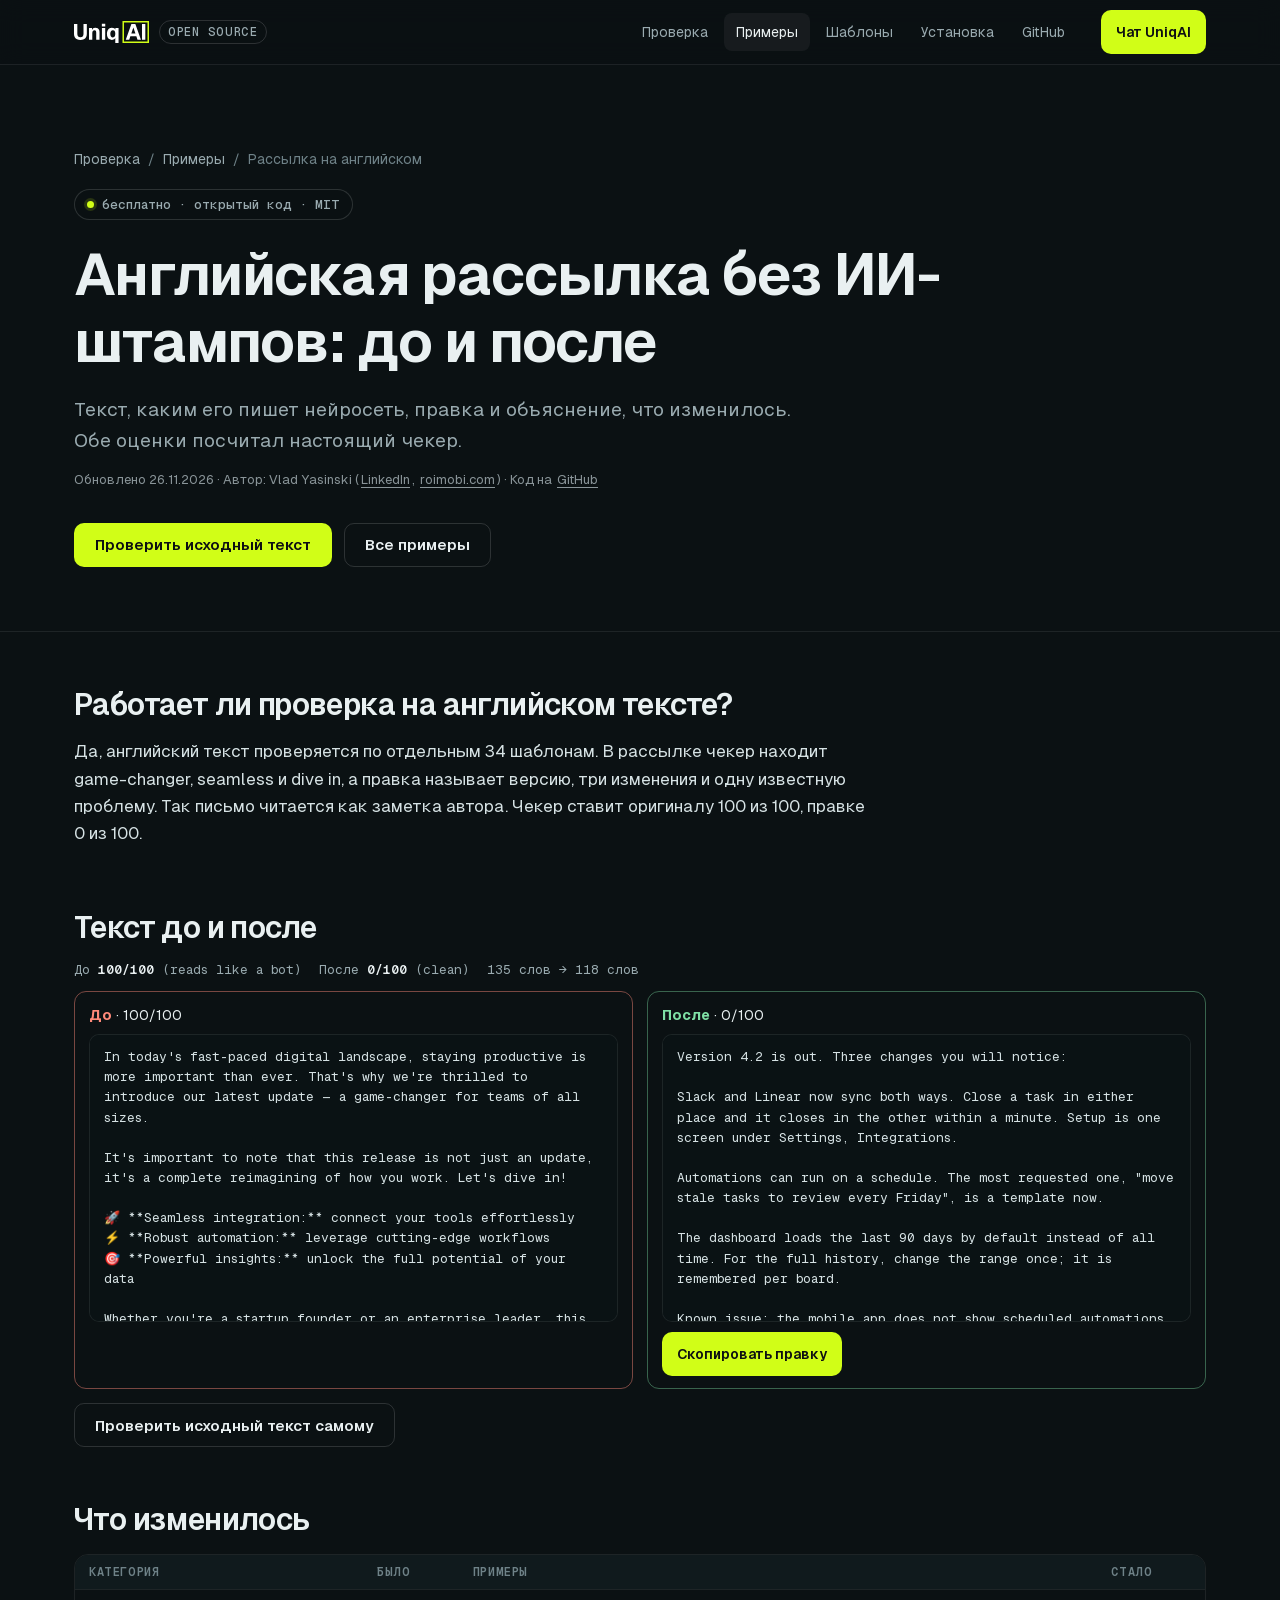
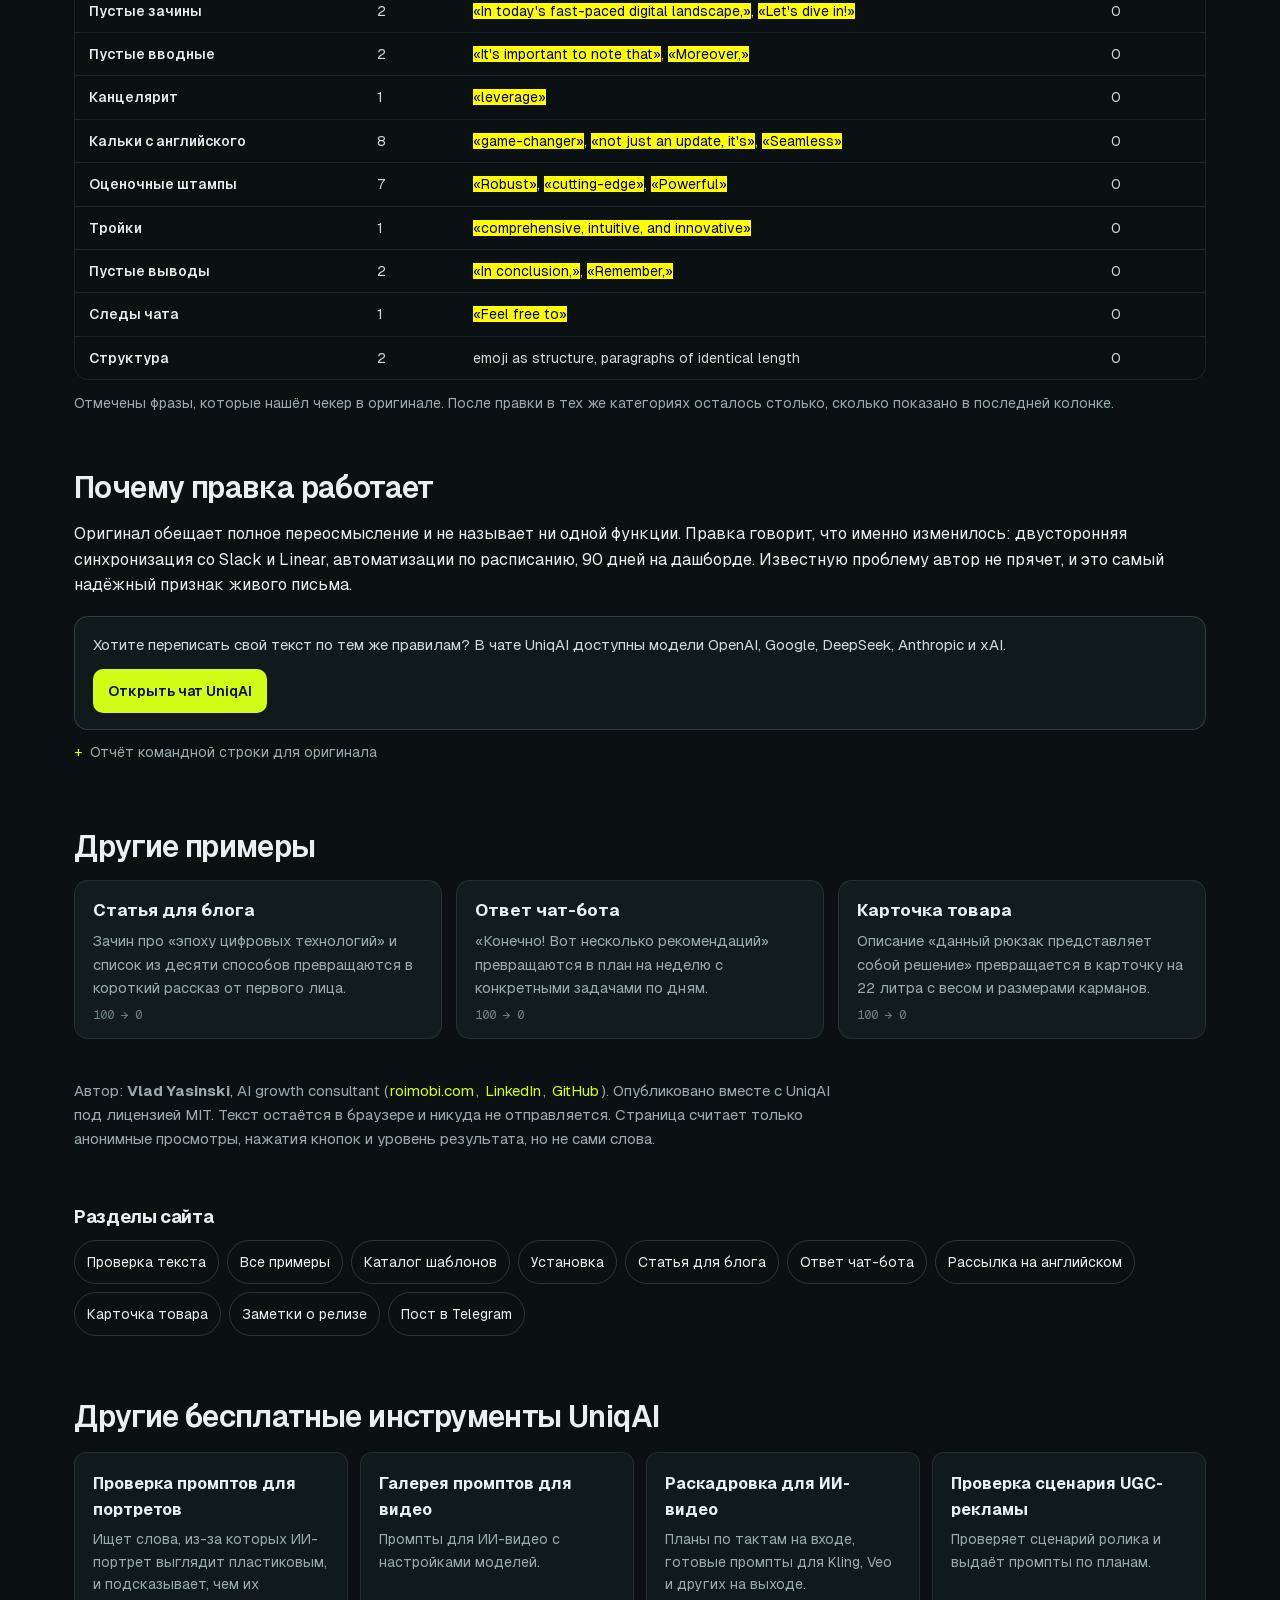
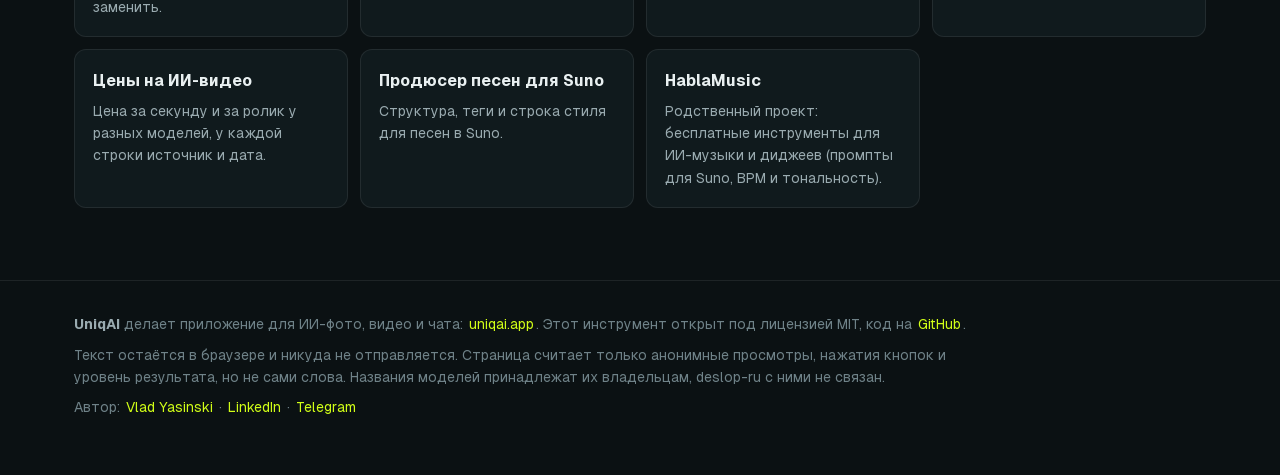
<file: docs/examples/newsletter/index.html>
<!doctype html>
<html lang="ru">
<head>
<meta charset="utf-8">
<meta name="viewport" content="width=device-width, initial-scale=1">
<title>Английская рассылка без штампов, до и после | deslop-ru</title>
<meta name="description" content="До и после: английская рассылка о релизе без штампов. Оригинал получает 100 из 100, правка 0 из 100. Можно скопировать текст и проверить свой.">
<link rel="canonical" href="https://uniqaiapp.github.io/deslop-ru/examples/newsletter/">
<meta name="robots" content="index, follow, max-image-preview:large">
<meta property="og:type" content="website">
<meta property="og:site_name" content="UniqAI open source">
<meta property="og:locale" content="ru_RU">
<meta property="og:title" content="Английская рассылка без штампов, до и после | deslop-ru">
<meta property="og:description" content="До и после: английская рассылка о релизе без штампов. Оригинал получает 100 из 100, правка 0 из 100. Можно скопировать текст и проверить свой.">
<meta property="og:url" content="https://uniqaiapp.github.io/deslop-ru/examples/newsletter/">
<meta property="og:image" content="https://uniqaiapp.github.io/deslop-ru/assets/social-preview.png">
<meta property="og:image:width" content="1280">
<meta property="og:image:height" content="640">
<meta property="og:image:alt" content="deslop-ru: проверка русского текста на ИИ-штампы, до и после">
<meta name="twitter:card" content="summary_large_image">
<meta name="twitter:title" content="Английская рассылка без штампов, до и после | deslop-ru">
<meta name="twitter:description" content="До и после: английская рассылка о релизе без штампов. Оригинал получает 100 из 100, правка 0 из 100. Можно скопировать текст и проверить свой.">
<meta name="twitter:image" content="https://uniqaiapp.github.io/deslop-ru/assets/social-preview.png">
<meta name="theme-color" content="#0b1113">
<link rel="icon" href="../../assets/favicon.svg" type="image/svg+xml">
<link rel="preload" href="../../assets/fonts/Geist-Variable.woff2" as="font" type="font/woff2" crossorigin>
<link rel="stylesheet" href="../../site.css">
<link rel="alternate" type="text/plain" href="https://uniqaiapp.github.io/deslop-ru/llms.txt" title="llms.txt">
<script type="application/ld+json">{"@context":"https://schema.org","@graph":[{"@type":"Organization","@id":"https://uniqai.app/#org","name":"UniqAI","url":"https://uniqai.app/","logo":{"@type":"ImageObject","url":"https://uniqai.app/icon-512.png","width":512,"height":512},"sameAs":["https://github.com/uniqaiapp"]},{"@type":"WebSite","@id":"https://uniqaiapp.github.io/#site","name":"Открытые инструменты UniqAI","url":"https://uniqaiapp.github.io/"},{"@type":"WebPage","@id":"https://uniqaiapp.github.io/deslop-ru/examples/newsletter/#page","url":"https://uniqaiapp.github.io/deslop-ru/examples/newsletter/","name":"Английская рассылка без штампов, до и после | deslop-ru","description":"До и после: английская рассылка о релизе без штампов. Оригинал получает 100 из 100, правка 0 из 100. Можно скопировать текст и проверить свой.","inLanguage":"ru","isPartOf":{"@id":"https://uniqaiapp.github.io/#site"},"publisher":{"@id":"https://uniqai.app/#org"},"dateModified":"2026-11-26","author":{"@type":"Person","name":"Vlad Yasinski","url":"https://www.roimobi.com/","sameAs":["https://www.roimobi.com","https://www.linkedin.com/in/vlad-yasinski-ua5er/","https://github.com/ua5er"]},"primaryImageOfPage":{"@type":"ImageObject","url":"https://uniqaiapp.github.io/deslop-ru/assets/social-preview.png"},"breadcrumb":{"@id":"https://uniqaiapp.github.io/deslop-ru/examples/newsletter/#crumbs"}},{"@type":"BreadcrumbList","@id":"https://uniqaiapp.github.io/deslop-ru/examples/newsletter/#crumbs","itemListElement":[{"@type":"ListItem","position":1,"name":"Проверка","item":"https://uniqaiapp.github.io/deslop-ru/"},{"@type":"ListItem","position":2,"name":"Примеры","item":"https://uniqaiapp.github.io/deslop-ru/examples/"},{"@type":"ListItem","position":3,"name":"Рассылка на английском","item":"https://uniqaiapp.github.io/deslop-ru/examples/newsletter/"}]}]}</script>
</head>
<body>
<a class="skip" href="#main">К содержимому</a>
<header class="top"><div class="wrap top-in">
<a class="brand" href="https://uniqaiapp.github.io/" aria-label="Открытые инструменты UniqAI"><img src="../../assets/wordmark.svg" alt="UniqAI" width="96" height="28"><span>open source</span></a>
<nav class="nav" aria-label="Разделы"><a href="../../">Проверка</a><a href="../../examples/" aria-current="page">Примеры</a><a href="../../patterns/">Шаблоны</a><a href="../../how-to/">Установка</a><a href="https://github.com/uniqaiapp/deslop-ru" rel="noopener">GitHub</a></nav>
<a class="btn btn-sm" href="https://uniqai.app/chat?utm_source=github&amp;utm_medium=pages&amp;utm_campaign=deslop-ru&amp;utm_content=header" data-out="header">Чат UniqAI</a>
</div></header>

<main id="main">
<section class="hero"><div class="wrap hero-in">
<nav class="crumbs" aria-label="Хлебные крошки"><a href="../../">Проверка</a> / <a href="../../examples/">Примеры</a> / <span>Рассылка на английском</span></nav>
<p class="pill"><span class="dot"></span>бесплатно · открытый код · MIT</p>
<h1>Английская рассылка без ИИ-штампов: до и после</h1>
<p class="lead">Текст, каким его пишет нейросеть, правка и объяснение, что изменилось. Обе оценки посчитал настоящий чекер.</p>
<p class="byline">Обновлено 26.11.2026 · Автор: Vlad Yasinski (<a href="https://www.linkedin.com/in/vlad-yasinski-ua5er/" rel="noopener">LinkedIn</a>, <a href="https://www.roimobi.com/?utm_source=github&amp;utm_medium=pages&amp;utm_campaign=deslop-ru" rel="noopener">roimobi.com</a>) · Код на <a href="https://github.com/uniqaiapp/deslop-ru" rel="noopener">GitHub</a></p>
<div class="hero-cta"><a class="btn" href="../../?sample=newsletter#builder">Проверить исходный текст</a><a class="btn btn-ghost" href="../">Все примеры</a></div>
</div></section>
<section class="ug-sec wrap" id="answer">
<h2>Работает ли проверка на английском тексте?</h2>
<p class="ug-answer">Да, английский текст проверяется по отдельным 34 шаблонам. В рассылке чекер находит game-changer, seamless и dive in, а правка называет версию, три изменения и одну известную проблему. Так письмо читается как заметка автора. Чекер ставит оригиналу 100 из 100, правке 0 из 100.</p>
</section>
<section class="ug-sec wrap" id="prompts">
<h2>Текст до и после</h2>
<p class="np-ex-meta"><span>До <b>100/100</b> (reads like a bot)</span><span>После <b>0/100</b> (clean)</span><span>135 слов → 118 слов</span></p><div class="ug-pair"><div class="ug-fail"><p><b>До</b> · 100/100</p><pre>In today&#x27;s fast-paced digital landscape, staying productive is more important than ever. That&#x27;s why we&#x27;re thrilled to introduce our latest update — a game-changer for teams of all sizes.

It&#x27;s important to note that this release is not just an update, it&#x27;s a complete reimagining of how you work. Let&#x27;s dive in!

🚀 **Seamless integration:** connect your tools effortlessly
⚡ **Robust automation:** leverage cutting-edge workflows
🎯 **Powerful insights:** unlock the full potential of your data

Whether you&#x27;re a startup founder or an enterprise leader, this update will elevate your workflow to the next level. Moreover, our comprehensive, intuitive, and innovative interface makes navigating the complexities of project management a breeze.

In conclusion, we believe this is a testament to our commitment to excellence. Feel free to reach out if you have any questions. Remember, your productivity journey starts here!</pre></div><div class="ug-pass"><p><b>После</b> · 0/100</p><pre id="dr-after">Version 4.2 is out. Three changes you will notice:

Slack and Linear now sync both ways. Close a task in either place and it closes in the other within a minute. Setup is one screen under Settings, Integrations.

Automations can run on a schedule. The most requested one, &quot;move stale tasks to review every Friday&quot;, is a template now.

The dashboard loads the last 90 days by default instead of all time. For the full history, change the range once; it is remembered per board.

Known issue: the mobile app does not show scheduled automations until the next release, planned for two weeks from now.

Questions and bug reports: reply to this email, a person reads it.</pre><div class="ug-actions"><button type="button" class="btn btn-sm" data-copy="dr-after" data-kind="after" data-label="Скопировать правку">Скопировать правку</button></div></div></div><p class="np-ex-actions"><a class="btn btn-ghost" href="../../?sample=newsletter#builder">Проверить исходный текст самому</a></p>
</section>
<section class="ug-sec wrap" id="added">
<h2>Что изменилось</h2>
<div class="ug-tablewrap"><table class="ug-table np-stack"><thead><tr><th scope="col">Категория</th><th scope="col">Было</th><th scope="col">Примеры</th><th scope="col">Стало</th></tr></thead><tbody><tr><td data-label="Категория">Пустые зачины</td><td data-label="Было">2</td><td data-label="Примеры"><mark>«In today&#x27;s fast-paced digital landscape,»</mark>, <mark>«Let&#x27;s dive in!»</mark></td><td data-label="Стало">0</td></tr><tr><td data-label="Категория">Пустые вводные</td><td data-label="Было">2</td><td data-label="Примеры"><mark>«It&#x27;s important to note that»</mark>, <mark>«Moreover,»</mark></td><td data-label="Стало">0</td></tr><tr><td data-label="Категория">Канцелярит</td><td data-label="Было">1</td><td data-label="Примеры"><mark>«leverage»</mark></td><td data-label="Стало">0</td></tr><tr><td data-label="Категория">Кальки с английского</td><td data-label="Было">8</td><td data-label="Примеры"><mark>«game-changer»</mark>, <mark>«not just an update, it&#x27;s»</mark>, <mark>«Seamless»</mark></td><td data-label="Стало">0</td></tr><tr><td data-label="Категория">Оценочные штампы</td><td data-label="Было">7</td><td data-label="Примеры"><mark>«Robust»</mark>, <mark>«cutting-edge»</mark>, <mark>«Powerful»</mark></td><td data-label="Стало">0</td></tr><tr><td data-label="Категория">Тройки</td><td data-label="Было">1</td><td data-label="Примеры"><mark>«comprehensive, intuitive, and innovative»</mark></td><td data-label="Стало">0</td></tr><tr><td data-label="Категория">Пустые выводы</td><td data-label="Было">2</td><td data-label="Примеры"><mark>«In conclusion,»</mark>, <mark>«Remember,»</mark></td><td data-label="Стало">0</td></tr><tr><td data-label="Категория">Следы чата</td><td data-label="Было">1</td><td data-label="Примеры"><mark>«Feel free to»</mark></td><td data-label="Стало">0</td></tr><tr><td data-label="Категория">Структура</td><td data-label="Было">2</td><td data-label="Примеры">emoji as structure, paragraphs of identical length</td><td data-label="Стало">0</td></tr></tbody></table></div><p class="ug-small">Отмечены фразы, которые нашёл чекер в оригинале. После правки в тех же категориях осталось столько, сколько показано в последней колонке.</p>
</section>
<section class="ug-sec wrap" id="why">
<h2>Почему правка работает</h2>
<p class="ug-answer-plain">Оригинал обещает полное переосмысление и не называет ни одной функции. Правка говорит, что именно изменилось: двусторонняя синхронизация со Slack и Linear, автоматизации по расписанию, 90 дней на дашборде. Известную проблему автор не прячет, и это самый надёжный признак живого письма.</p><div class="ug-cta"><p>Хотите переписать свой текст по тем же правилам? В чате UniqAI доступны модели OpenAI, Google, DeepSeek, Anthropic и xAI.</p><a class="btn btn-sm" href="https://uniqai.app/chat?utm_source=github&amp;utm_medium=pages&amp;utm_campaign=deslop-ru&amp;utm_content=example" data-out="example">Открыть чат UniqAI</a></div><details class="why"><summary>Отчёт командной строки для оригинала</summary><pre class="np-pre">examples/newsletter.before.md: 135 words, lang en
  line 1   [intro] In today&#x27;s fast-paced digital landscape,  &lt;- in today&#x27;s fast-paced world
  line 1   [calque] game-changer
  line 3   [filler] It&#x27;s important to note that  &lt;- it&#x27;s important to note that
  line 3   [calque] not just an update, it&#x27;s  &lt;- it&#x27;s not just X, it&#x27;s Y
  line 3   [intro] Let&#x27;s dive in!  &lt;- let&#x27;s dive in
  line 5   [calque] Seamless  &lt;- seamless
  line 5   [calque] effortlessly  &lt;- seamless
  line 6   [hype] Robust  &lt;- robust / powerful
  line 6   [bureau] leverage  &lt;- utilize / leverage
  line 6   [hype] cutting-edge
  line 7   [hype] Powerful  &lt;- robust / powerful
  line 7   [calque] unlock the full potential
  line 9   [hype] Whether you&#x27;re a startup founder or an enterp...  &lt;- whether you&#x27;re X or Y,
  line 9   [hype] elevate  &lt;- elevate / empower
  line 9   [calque] next level  &lt;- game-changer
  line 9   [filler] Moreover,  &lt;- moreover,
  line 9   [hype] comprehensive  &lt;- robust / powerful
  line 9   [triplet] comprehensive, intuitive, and innovative  &lt;- three adjectives in a row
  line 9   [hype] innovative  &lt;- cutting-edge
  line 9   [calque] navigating the complexities  &lt;- navigate the landscape
  line 11  [outro] In conclusion,  &lt;- in conclusion,
  line 11  [calque] testament to  &lt;- a testament to
  line 11  [chat] Feel free to  &lt;- feel free to
  line 11  [outro] Remember,  &lt;- remember that
  text     [structure] emoji as structure
  text     [structure] paragraphs of identical length
  score: 100/100 (reads like a bot); calque 8, hype 7, intro 2, filler 2, outro 2, structure 2, bureau 1, triplet 1, chat 1</pre></details>
</section>
<section class="ug-sec wrap" id="more">
<h2>Другие примеры</h2>
<ul class="ug-list"><li><a href="../../examples/blog-intro/"><strong>Статья для блога</strong>Зачин про «эпоху цифровых технологий» и список из десяти способов превращаются в короткий рассказ от первого лица.<em>100 → 0</em></a></li><li><a href="../../examples/chat-answer/"><strong>Ответ чат-бота</strong>«Конечно! Вот несколько рекомендаций» превращаются в план на неделю с конкретными задачами по дням.<em>100 → 0</em></a></li><li><a href="../../examples/product-card/"><strong>Карточка товара</strong>Описание «данный рюкзак представляет собой решение» превращается в карточку на 22 литра с весом и размерами карманов.<em>100 → 0</em></a></li></ul>
</section>
<section class="author wrap" aria-label="Об авторе"><p>Автор: <strong>Vlad Yasinski</strong>, AI growth consultant (<a href="https://www.roimobi.com/?utm_source=github&amp;utm_medium=pages&amp;utm_campaign=deslop-ru" rel="noopener">roimobi.com</a>, <a href="https://www.linkedin.com/in/vlad-yasinski-ua5er/" rel="noopener">LinkedIn</a>, <a href="https://github.com/ua5er" rel="noopener">GitHub</a>). Опубликовано вместе с UniqAI под лицензией MIT. Текст остаётся в браузере и никуда не отправляется. Страница считает только анонимные просмотры, нажатия кнопок и уровень результата, но не сами слова.</p></section>
</main>
<nav class="browse wrap" aria-label="Разделы сайта"><h2>Разделы сайта</h2><p><a href="../../">Проверка текста</a><a href="../../examples/">Все примеры</a><a href="../../patterns/">Каталог шаблонов</a><a href="../../how-to/">Установка</a><a href="../../examples/blog-intro/">Статья для блога</a><a href="../../examples/chat-answer/">Ответ чат-бота</a><a href="../../examples/newsletter/">Рассылка на английском</a><a href="../../examples/product-card/">Карточка товара</a><a href="../../examples/release-notes/">Заметки о релизе</a><a href="../../examples/telegram-post/">Пост в Telegram</a></p></nav>
<section class="more wrap" aria-labelledby="more-h">
<h2 id="more-h">Другие бесплатные инструменты UniqAI</h2>
<ul class="tools"><li><a href="https://uniqaiapp.github.io/no-plastic/" rel="noopener"><strong>Проверка промптов для портретов</strong><span>Ищет слова, из-за которых ИИ-портрет выглядит пластиковым, и подсказывает, чем их заменить.</span></a></li><li><a href="https://uniqaiapp.github.io/awesome-ai-video-prompts/" rel="noopener"><strong>Галерея промптов для видео</strong><span>Промпты для ИИ-видео с настройками моделей.</span></a></li><li><a href="https://uniqaiapp.github.io/video-director/" rel="noopener"><strong>Раскадровка для ИИ-видео</strong><span>Планы по тактам на входе, готовые промпты для Kling, Veo и других на выходе.</span></a></li><li><a href="https://uniqaiapp.github.io/ugc-ad-director/" rel="noopener"><strong>Проверка сценария UGC-рекламы</strong><span>Проверяет сценарий ролика и выдаёт промпты по планам.</span></a></li><li><a href="https://github.com/uniqaiapp/ai-video-pricing" rel="noopener"><strong>Цены на ИИ-видео</strong><span>Цена за секунду и за ролик у разных моделей, у каждой строки источник и дата.</span></a></li><li><a href="https://github.com/uniqaiapp/suno-producer" rel="noopener"><strong>Продюсер песен для Suno</strong><span>Структура, теги и строка стиля для песен в Suno.</span></a></li>
<li><a href="https://github.com/hablamusic" rel="noopener"><strong>HablaMusic</strong><span>Родственный проект: бесплатные инструменты для ИИ-музыки и диджеев (промпты для Suno, BPM и тональность).</span></a></li>
</ul></section>
<footer class="foot"><div class="wrap foot-in">
<p><strong>UniqAI</strong> делает приложение для ИИ-фото, видео и чата: <a href="https://uniqai.app/?utm_source=github&amp;utm_medium=pages&amp;utm_campaign=deslop-ru&amp;utm_content=footer" data-out="footer">uniqai.app</a>. Этот инструмент открыт под лицензией MIT, код на <a href="https://github.com/uniqaiapp/deslop-ru" rel="noopener">GitHub</a>.</p>
<p>Текст остаётся в браузере и никуда не отправляется. Страница считает только анонимные просмотры, нажатия кнопок и уровень результата, но не сами слова. Названия моделей принадлежат их владельцам, deslop-ru с ними не связан.</p>
<p>Автор: <a href="https://www.roimobi.com/?utm_source=github&amp;utm_medium=pages&amp;utm_campaign=deslop-ru" rel="noopener">Vlad Yasinski</a> · <a href="https://www.linkedin.com/in/vlad-yasinski-ua5er/" rel="noopener">LinkedIn</a> · <a href="https://t.me/ua5er" rel="noopener">Telegram</a></p>
</div></footer>
<script>window.UQ={key:"phc_AVmhcac2jVRwi9asHEuhzJXnAbQA2hzfUxzWvzjyLPc8",repo:"deslop-ru"};</script>
<script src="../../site.js" defer></script>
</body></html>
</file>
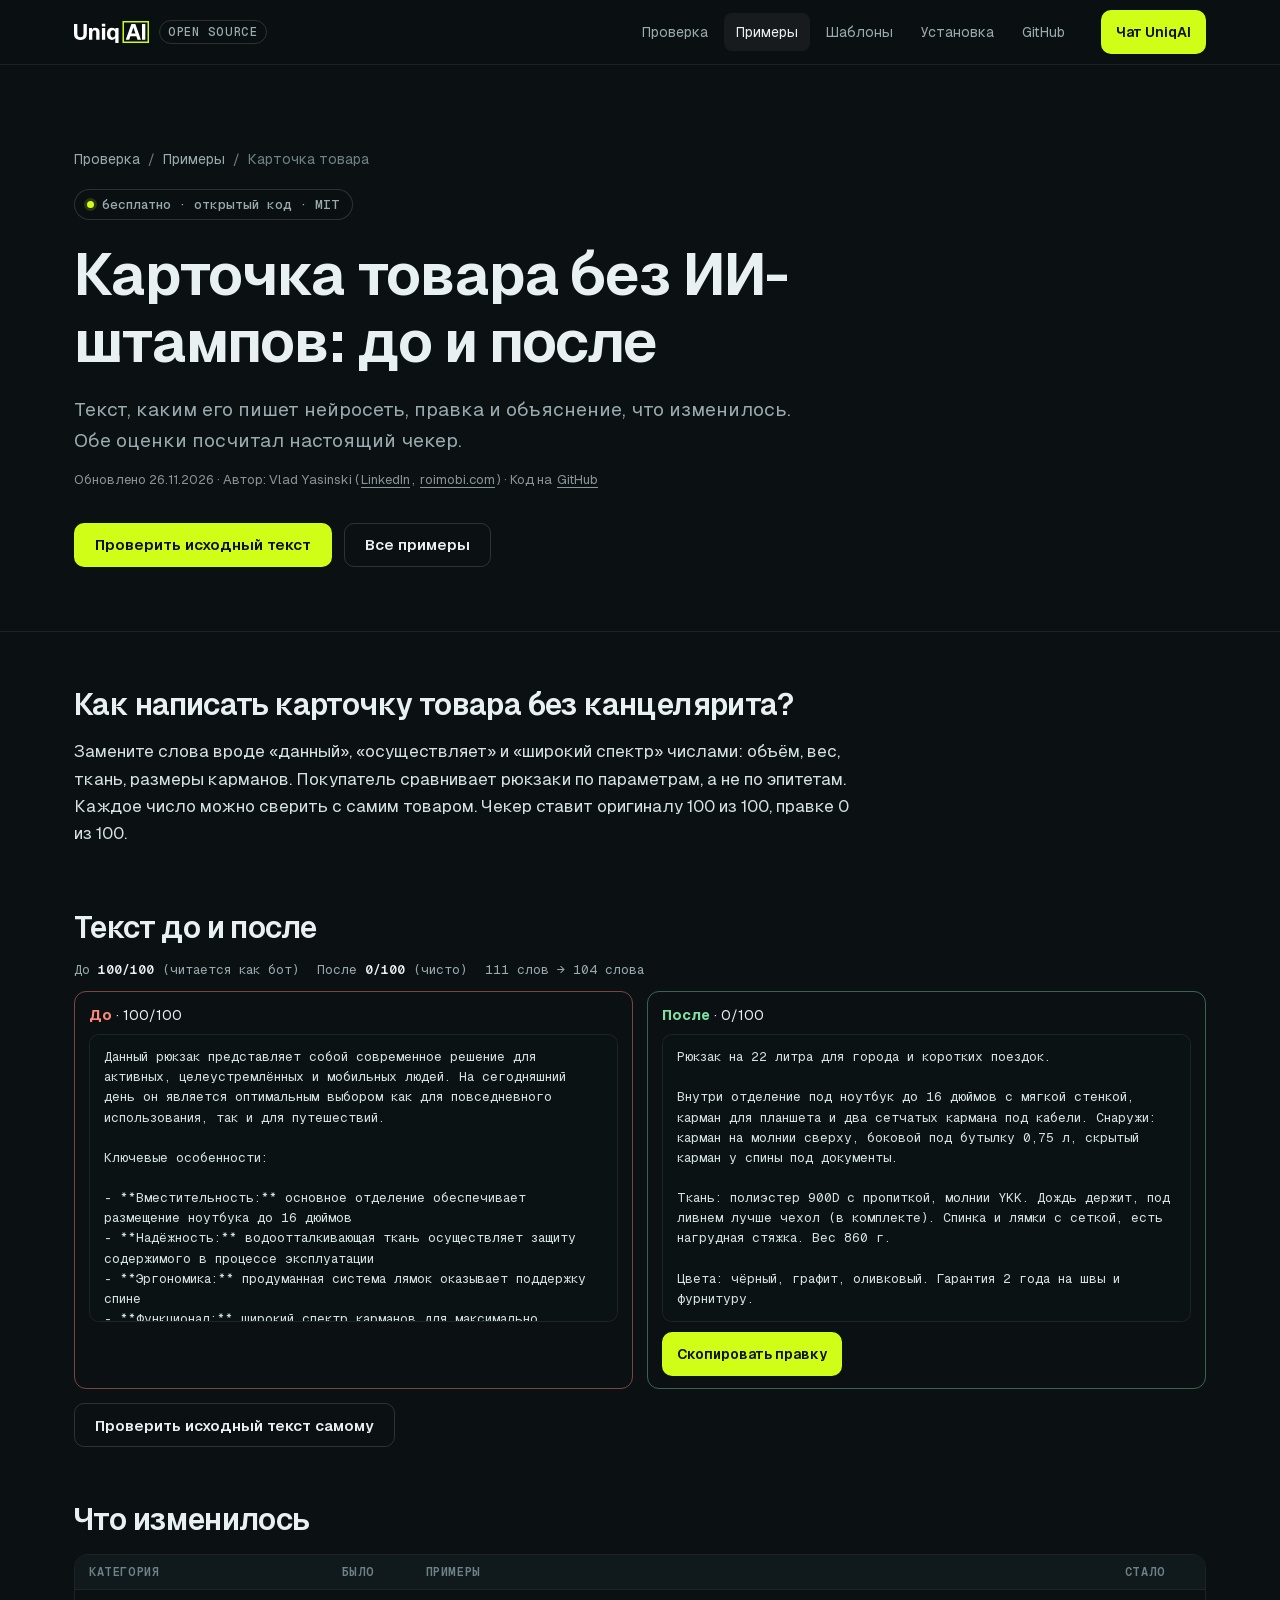
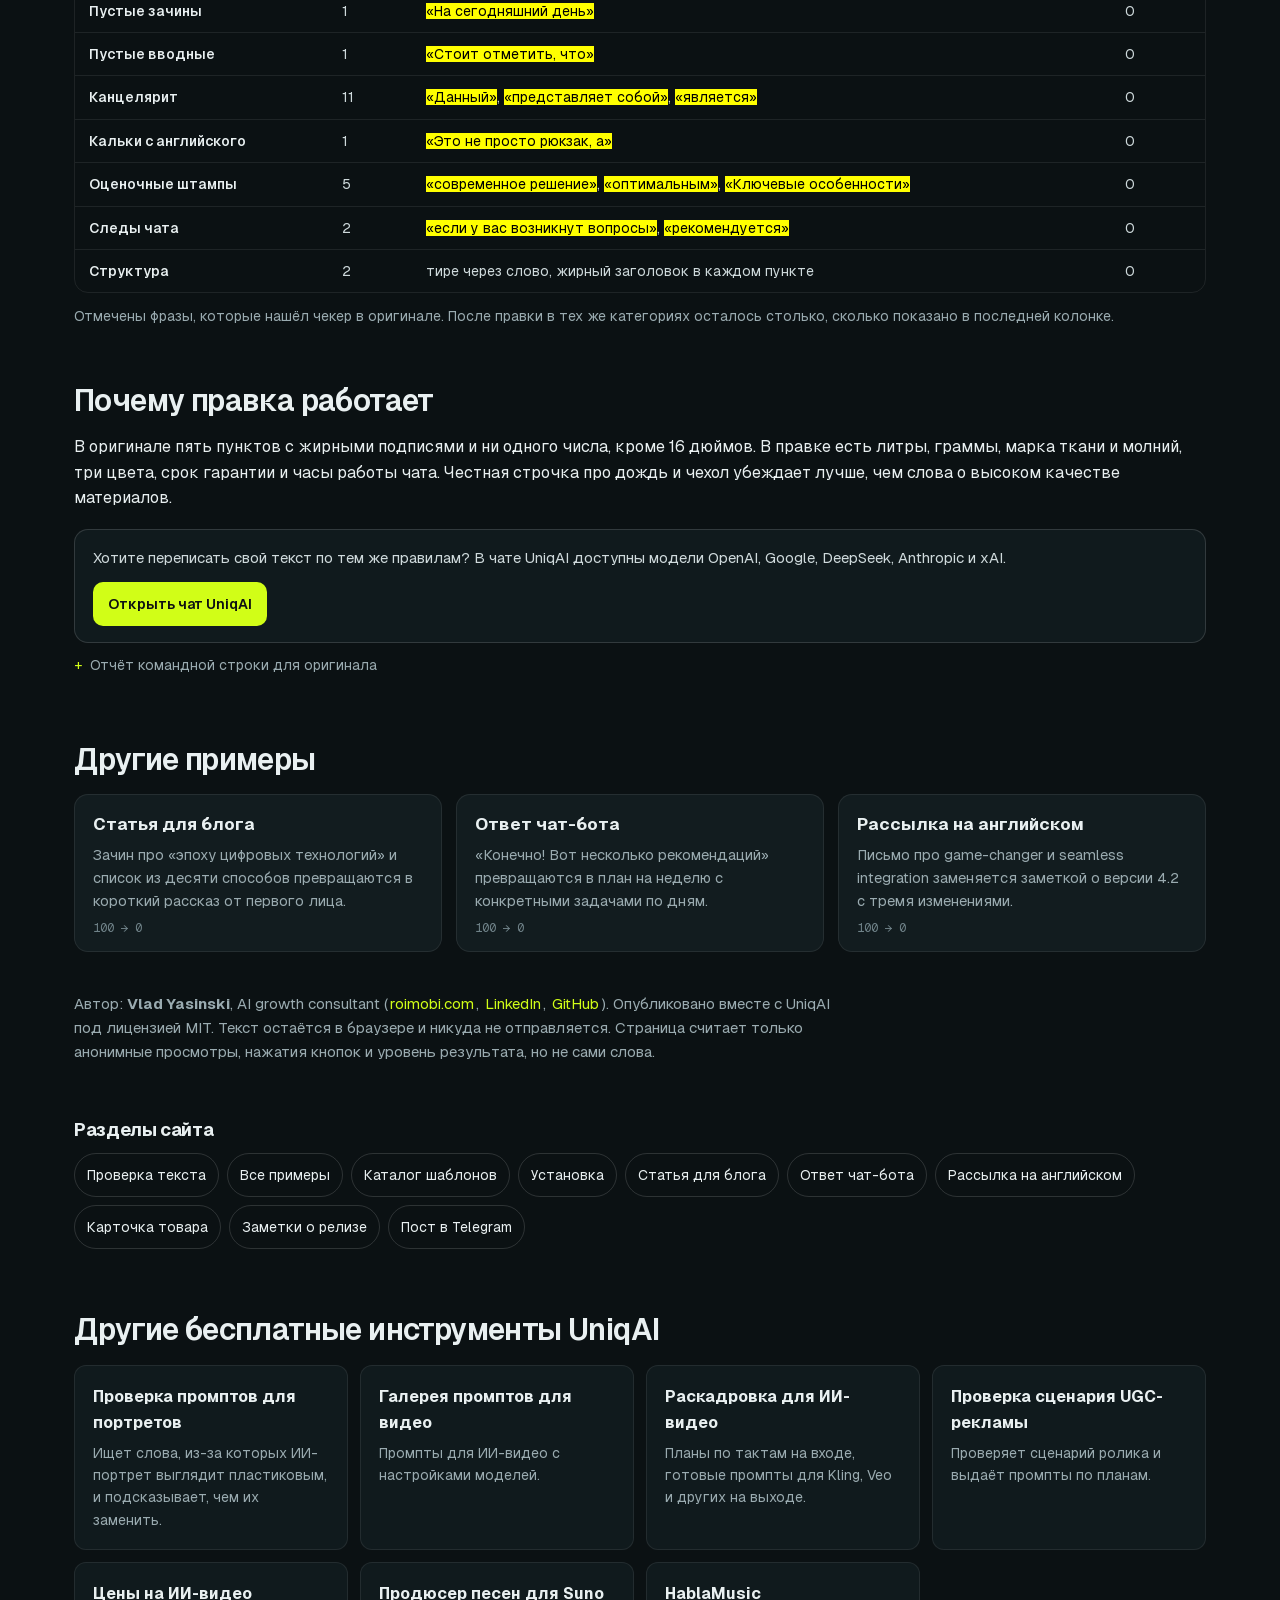
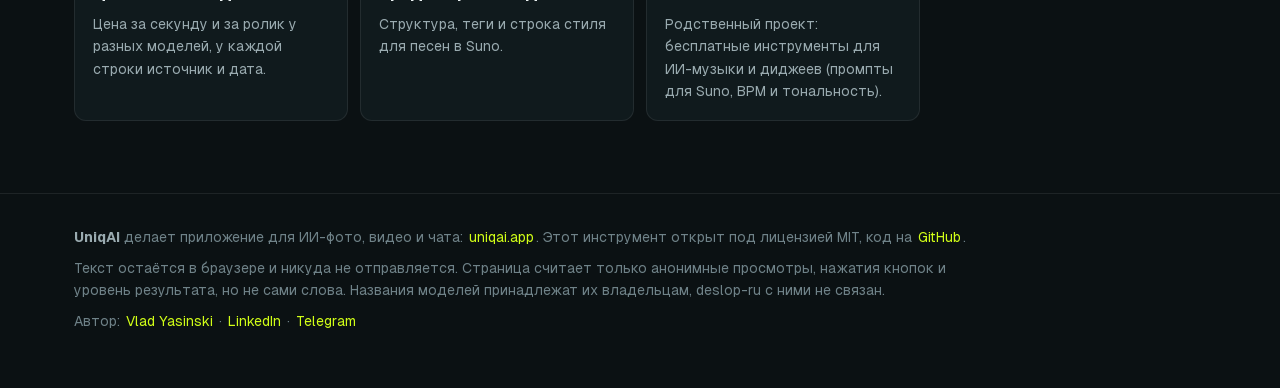
<file: docs/examples/product-card/index.html>
<!doctype html>
<html lang="ru">
<head>
<meta charset="utf-8">
<meta name="viewport" content="width=device-width, initial-scale=1">
<title>Карточка товара без ИИ-штампов: до и после | deslop-ru</title>
<meta name="description" content="До и после: карточка рюкзака без канцелярита. Оригинал получает 100 из 100, правка 0 из 100. Можно скопировать текст и проверить свой.">
<link rel="canonical" href="https://uniqaiapp.github.io/deslop-ru/examples/product-card/">
<meta name="robots" content="index, follow, max-image-preview:large">
<meta property="og:type" content="website">
<meta property="og:site_name" content="UniqAI open source">
<meta property="og:locale" content="ru_RU">
<meta property="og:title" content="Карточка товара без ИИ-штампов: до и после | deslop-ru">
<meta property="og:description" content="До и после: карточка рюкзака без канцелярита. Оригинал получает 100 из 100, правка 0 из 100. Можно скопировать текст и проверить свой.">
<meta property="og:url" content="https://uniqaiapp.github.io/deslop-ru/examples/product-card/">
<meta property="og:image" content="https://uniqaiapp.github.io/deslop-ru/assets/social-preview.png">
<meta property="og:image:width" content="1280">
<meta property="og:image:height" content="640">
<meta property="og:image:alt" content="deslop-ru: проверка русского текста на ИИ-штампы, до и после">
<meta name="twitter:card" content="summary_large_image">
<meta name="twitter:title" content="Карточка товара без ИИ-штампов: до и после | deslop-ru">
<meta name="twitter:description" content="До и после: карточка рюкзака без канцелярита. Оригинал получает 100 из 100, правка 0 из 100. Можно скопировать текст и проверить свой.">
<meta name="twitter:image" content="https://uniqaiapp.github.io/deslop-ru/assets/social-preview.png">
<meta name="theme-color" content="#0b1113">
<link rel="icon" href="../../assets/favicon.svg" type="image/svg+xml">
<link rel="preload" href="../../assets/fonts/Geist-Variable.woff2" as="font" type="font/woff2" crossorigin>
<link rel="stylesheet" href="../../site.css">
<link rel="alternate" type="text/plain" href="https://uniqaiapp.github.io/deslop-ru/llms.txt" title="llms.txt">
<script type="application/ld+json">{"@context":"https://schema.org","@graph":[{"@type":"Organization","@id":"https://uniqai.app/#org","name":"UniqAI","url":"https://uniqai.app/","logo":{"@type":"ImageObject","url":"https://uniqai.app/icon-512.png","width":512,"height":512},"sameAs":["https://github.com/uniqaiapp"]},{"@type":"WebSite","@id":"https://uniqaiapp.github.io/#site","name":"Открытые инструменты UniqAI","url":"https://uniqaiapp.github.io/"},{"@type":"WebPage","@id":"https://uniqaiapp.github.io/deslop-ru/examples/product-card/#page","url":"https://uniqaiapp.github.io/deslop-ru/examples/product-card/","name":"Карточка товара без ИИ-штампов: до и после | deslop-ru","description":"До и после: карточка рюкзака без канцелярита. Оригинал получает 100 из 100, правка 0 из 100. Можно скопировать текст и проверить свой.","inLanguage":"ru","isPartOf":{"@id":"https://uniqaiapp.github.io/#site"},"publisher":{"@id":"https://uniqai.app/#org"},"dateModified":"2026-11-26","author":{"@type":"Person","name":"Vlad Yasinski","url":"https://www.roimobi.com/","sameAs":["https://www.roimobi.com","https://www.linkedin.com/in/vlad-yasinski-ua5er/","https://github.com/ua5er"]},"primaryImageOfPage":{"@type":"ImageObject","url":"https://uniqaiapp.github.io/deslop-ru/assets/social-preview.png"},"breadcrumb":{"@id":"https://uniqaiapp.github.io/deslop-ru/examples/product-card/#crumbs"}},{"@type":"BreadcrumbList","@id":"https://uniqaiapp.github.io/deslop-ru/examples/product-card/#crumbs","itemListElement":[{"@type":"ListItem","position":1,"name":"Проверка","item":"https://uniqaiapp.github.io/deslop-ru/"},{"@type":"ListItem","position":2,"name":"Примеры","item":"https://uniqaiapp.github.io/deslop-ru/examples/"},{"@type":"ListItem","position":3,"name":"Карточка товара","item":"https://uniqaiapp.github.io/deslop-ru/examples/product-card/"}]}]}</script>
</head>
<body>
<a class="skip" href="#main">К содержимому</a>
<header class="top"><div class="wrap top-in">
<a class="brand" href="https://uniqaiapp.github.io/" aria-label="Открытые инструменты UniqAI"><img src="../../assets/wordmark.svg" alt="UniqAI" width="96" height="28"><span>open source</span></a>
<nav class="nav" aria-label="Разделы"><a href="../../">Проверка</a><a href="../../examples/" aria-current="page">Примеры</a><a href="../../patterns/">Шаблоны</a><a href="../../how-to/">Установка</a><a href="https://github.com/uniqaiapp/deslop-ru" rel="noopener">GitHub</a></nav>
<a class="btn btn-sm" href="https://uniqai.app/chat?utm_source=github&amp;utm_medium=pages&amp;utm_campaign=deslop-ru&amp;utm_content=header" data-out="header">Чат UniqAI</a>
</div></header>

<main id="main">
<section class="hero"><div class="wrap hero-in">
<nav class="crumbs" aria-label="Хлебные крошки"><a href="../../">Проверка</a> / <a href="../../examples/">Примеры</a> / <span>Карточка товара</span></nav>
<p class="pill"><span class="dot"></span>бесплатно · открытый код · MIT</p>
<h1>Карточка товара без ИИ-штампов: до и после</h1>
<p class="lead">Текст, каким его пишет нейросеть, правка и объяснение, что изменилось. Обе оценки посчитал настоящий чекер.</p>
<p class="byline">Обновлено 26.11.2026 · Автор: Vlad Yasinski (<a href="https://www.linkedin.com/in/vlad-yasinski-ua5er/" rel="noopener">LinkedIn</a>, <a href="https://www.roimobi.com/?utm_source=github&amp;utm_medium=pages&amp;utm_campaign=deslop-ru" rel="noopener">roimobi.com</a>) · Код на <a href="https://github.com/uniqaiapp/deslop-ru" rel="noopener">GitHub</a></p>
<div class="hero-cta"><a class="btn" href="../../?sample=product-card#builder">Проверить исходный текст</a><a class="btn btn-ghost" href="../">Все примеры</a></div>
</div></section>
<section class="ug-sec wrap" id="answer">
<h2>Как написать карточку товара без канцелярита?</h2>
<p class="ug-answer">Замените слова вроде «данный», «осуществляет» и «широкий спектр» числами: объём, вес, ткань, размеры карманов. Покупатель сравнивает рюкзаки по параметрам, а не по эпитетам. Каждое число можно сверить с самим товаром. Чекер ставит оригиналу 100 из 100, правке 0 из 100.</p>
</section>
<section class="ug-sec wrap" id="prompts">
<h2>Текст до и после</h2>
<p class="np-ex-meta"><span>До <b>100/100</b> (читается как бот)</span><span>После <b>0/100</b> (чисто)</span><span>111 слов → 104 слова</span></p><div class="ug-pair"><div class="ug-fail"><p><b>До</b> · 100/100</p><pre>Данный рюкзак представляет собой современное решение для активных, целеустремлённых и мобильных людей. На сегодняшний день он является оптимальным выбором как для повседневного использования, так и для путешествий.

Ключевые особенности:

- **Вместительность:** основное отделение обеспечивает размещение ноутбука до 16 дюймов
- **Надёжность:** водоотталкивающая ткань осуществляет защиту содержимого в процессе эксплуатации
- **Эргономика:** продуманная система лямок оказывает поддержку спине
- **Функционал:** широкий спектр карманов для максимально удобного хранения мелочей
- **Стиль:** лаконичный дизайн, который подойдёт под любой образ

Стоит отметить, что в рамках производства используются только высококачественные материалы. Это не просто рюкзак, а ваш надёжный спутник в мире городской мобильности.

Актуальная цена указана с учётом скидки. В случае если у вас возникнут вопросы, рекомендуется обратиться в службу поддержки.</pre></div><div class="ug-pass"><p><b>После</b> · 0/100</p><pre id="dr-after">Рюкзак на 22 литра для города и коротких поездок.

Внутри отделение под ноутбук до 16 дюймов с мягкой стенкой, карман для планшета и два сетчатых кармана под кабели. Снаружи: карман на молнии сверху, боковой под бутылку 0,75 л, скрытый карман у спины под документы.

Ткань: полиэстер 900D с пропиткой, молнии YKK. Дождь держит, под ливнем лучше чехол (в комплекте). Спинка и лямки с сеткой, есть нагрудная стяжка. Вес 860 г.

Цвета: чёрный, графит, оливковый. Гарантия 2 года на швы и фурнитуру.

Цена со скидкой действует до конца месяца. Вопросы по размеру и доставке: чат на сайте, отвечаем в будни с 10 до 19.</pre><div class="ug-actions"><button type="button" class="btn btn-sm" data-copy="dr-after" data-kind="after" data-label="Скопировать правку">Скопировать правку</button></div></div></div><p class="np-ex-actions"><a class="btn btn-ghost" href="../../?sample=product-card#builder">Проверить исходный текст самому</a></p>
</section>
<section class="ug-sec wrap" id="added">
<h2>Что изменилось</h2>
<div class="ug-tablewrap"><table class="ug-table np-stack"><thead><tr><th scope="col">Категория</th><th scope="col">Было</th><th scope="col">Примеры</th><th scope="col">Стало</th></tr></thead><tbody><tr><td data-label="Категория">Пустые зачины</td><td data-label="Было">1</td><td data-label="Примеры"><mark>«На сегодняшний день»</mark></td><td data-label="Стало">0</td></tr><tr><td data-label="Категория">Пустые вводные</td><td data-label="Было">1</td><td data-label="Примеры"><mark>«Стоит отметить, что»</mark></td><td data-label="Стало">0</td></tr><tr><td data-label="Категория">Канцелярит</td><td data-label="Было">11</td><td data-label="Примеры"><mark>«Данный»</mark>, <mark>«представляет собой»</mark>, <mark>«является»</mark></td><td data-label="Стало">0</td></tr><tr><td data-label="Категория">Кальки с английского</td><td data-label="Было">1</td><td data-label="Примеры"><mark>«Это не просто рюкзак, а»</mark></td><td data-label="Стало">0</td></tr><tr><td data-label="Категория">Оценочные штампы</td><td data-label="Было">5</td><td data-label="Примеры"><mark>«современное решение»</mark>, <mark>«оптимальным»</mark>, <mark>«Ключевые особенности»</mark></td><td data-label="Стало">0</td></tr><tr><td data-label="Категория">Следы чата</td><td data-label="Было">2</td><td data-label="Примеры"><mark>«если у вас возникнут вопросы»</mark>, <mark>«рекомендуется»</mark></td><td data-label="Стало">0</td></tr><tr><td data-label="Категория">Структура</td><td data-label="Было">2</td><td data-label="Примеры">тире через слово, жирный заголовок в каждом пункте</td><td data-label="Стало">0</td></tr></tbody></table></div><p class="ug-small">Отмечены фразы, которые нашёл чекер в оригинале. После правки в тех же категориях осталось столько, сколько показано в последней колонке.</p>
</section>
<section class="ug-sec wrap" id="why">
<h2>Почему правка работает</h2>
<p class="ug-answer-plain">В оригинале пять пунктов с жирными подписями и ни одного числа, кроме 16 дюймов. В правке есть литры, граммы, марка ткани и молний, три цвета, срок гарантии и часы работы чата. Честная строчка про дождь и чехол убеждает лучше, чем слова о высоком качестве материалов.</p><div class="ug-cta"><p>Хотите переписать свой текст по тем же правилам? В чате UniqAI доступны модели OpenAI, Google, DeepSeek, Anthropic и xAI.</p><a class="btn btn-sm" href="https://uniqai.app/chat?utm_source=github&amp;utm_medium=pages&amp;utm_campaign=deslop-ru&amp;utm_content=example" data-out="example">Открыть чат UniqAI</a></div><details class="why"><summary>Отчёт командной строки для оригинала</summary><pre class="np-pre">examples/product-card.before.md: 111 слов, язык ru
  стр. 1   [bureau] Данный  &lt;- данный
  стр. 1   [bureau] представляет собой
  стр. 1   [hype] современное решение
  стр. 1   [intro] На сегодняшний день  &lt;- на сегодняшний день
  стр. 1   [bureau] является
  стр. 1   [hype] оптимальным  &lt;- эффективный
  стр. 3   [hype] Ключевые особенности  &lt;- ключевой аспект
  стр. 5   [bureau] обеспечивает  &lt;- обеспечивать
  стр. 6   [bureau] осуществляет  &lt;- осуществлять
  стр. 6   [bureau] в процессе эксплуатации  &lt;- в процессе работы
  стр. 7   [bureau] оказывает поддержку  &lt;- оказывает влияние
  стр. 8   [bureau] Функционал  &lt;- функционал
  стр. 8   [hype] широкий спектр
  стр. 8   [hype] максимально удобного  &lt;- максимально удобно
  стр. 11  [filler] Стоит отметить, что  &lt;- важно отметить
  стр. 11  [bureau] в рамках
  стр. 11  [calque] Это не просто рюкзак, а  &lt;- это не просто X, это Y
  стр. 13  [bureau] Актуальная  &lt;- актуальный
  стр. 13  [bureau] В случае если  &lt;- в случае если
  стр. 13  [chat] если у вас возникнут вопросы  &lt;- если у вас остались вопросы
  стр. 13  [chat] рекомендуется
  текст    [structure] тире через слово
  текст    [structure] жирный заголовок в каждом пункте
  оценка: 100/100 (читается как бот); bureau 11, hype 5, chat 2, structure 2, intro 1, filler 1, calque 1</pre></details>
</section>
<section class="ug-sec wrap" id="more">
<h2>Другие примеры</h2>
<ul class="ug-list"><li><a href="../../examples/blog-intro/"><strong>Статья для блога</strong>Зачин про «эпоху цифровых технологий» и список из десяти способов превращаются в короткий рассказ от первого лица.<em>100 → 0</em></a></li><li><a href="../../examples/chat-answer/"><strong>Ответ чат-бота</strong>«Конечно! Вот несколько рекомендаций» превращаются в план на неделю с конкретными задачами по дням.<em>100 → 0</em></a></li><li><a href="../../examples/newsletter/"><strong>Рассылка на английском</strong>Письмо про game-changer и seamless integration заменяется заметкой о версии 4.2 с тремя изменениями.<em>100 → 0</em></a></li></ul>
</section>
<section class="author wrap" aria-label="Об авторе"><p>Автор: <strong>Vlad Yasinski</strong>, AI growth consultant (<a href="https://www.roimobi.com/?utm_source=github&amp;utm_medium=pages&amp;utm_campaign=deslop-ru" rel="noopener">roimobi.com</a>, <a href="https://www.linkedin.com/in/vlad-yasinski-ua5er/" rel="noopener">LinkedIn</a>, <a href="https://github.com/ua5er" rel="noopener">GitHub</a>). Опубликовано вместе с UniqAI под лицензией MIT. Текст остаётся в браузере и никуда не отправляется. Страница считает только анонимные просмотры, нажатия кнопок и уровень результата, но не сами слова.</p></section>
</main>
<nav class="browse wrap" aria-label="Разделы сайта"><h2>Разделы сайта</h2><p><a href="../../">Проверка текста</a><a href="../../examples/">Все примеры</a><a href="../../patterns/">Каталог шаблонов</a><a href="../../how-to/">Установка</a><a href="../../examples/blog-intro/">Статья для блога</a><a href="../../examples/chat-answer/">Ответ чат-бота</a><a href="../../examples/newsletter/">Рассылка на английском</a><a href="../../examples/product-card/">Карточка товара</a><a href="../../examples/release-notes/">Заметки о релизе</a><a href="../../examples/telegram-post/">Пост в Telegram</a></p></nav>
<section class="more wrap" aria-labelledby="more-h">
<h2 id="more-h">Другие бесплатные инструменты UniqAI</h2>
<ul class="tools"><li><a href="https://uniqaiapp.github.io/no-plastic/" rel="noopener"><strong>Проверка промптов для портретов</strong><span>Ищет слова, из-за которых ИИ-портрет выглядит пластиковым, и подсказывает, чем их заменить.</span></a></li><li><a href="https://uniqaiapp.github.io/awesome-ai-video-prompts/" rel="noopener"><strong>Галерея промптов для видео</strong><span>Промпты для ИИ-видео с настройками моделей.</span></a></li><li><a href="https://uniqaiapp.github.io/video-director/" rel="noopener"><strong>Раскадровка для ИИ-видео</strong><span>Планы по тактам на входе, готовые промпты для Kling, Veo и других на выходе.</span></a></li><li><a href="https://uniqaiapp.github.io/ugc-ad-director/" rel="noopener"><strong>Проверка сценария UGC-рекламы</strong><span>Проверяет сценарий ролика и выдаёт промпты по планам.</span></a></li><li><a href="https://github.com/uniqaiapp/ai-video-pricing" rel="noopener"><strong>Цены на ИИ-видео</strong><span>Цена за секунду и за ролик у разных моделей, у каждой строки источник и дата.</span></a></li><li><a href="https://github.com/uniqaiapp/suno-producer" rel="noopener"><strong>Продюсер песен для Suno</strong><span>Структура, теги и строка стиля для песен в Suno.</span></a></li>
<li><a href="https://github.com/hablamusic" rel="noopener"><strong>HablaMusic</strong><span>Родственный проект: бесплатные инструменты для ИИ-музыки и диджеев (промпты для Suno, BPM и тональность).</span></a></li>
</ul></section>
<footer class="foot"><div class="wrap foot-in">
<p><strong>UniqAI</strong> делает приложение для ИИ-фото, видео и чата: <a href="https://uniqai.app/?utm_source=github&amp;utm_medium=pages&amp;utm_campaign=deslop-ru&amp;utm_content=footer" data-out="footer">uniqai.app</a>. Этот инструмент открыт под лицензией MIT, код на <a href="https://github.com/uniqaiapp/deslop-ru" rel="noopener">GitHub</a>.</p>
<p>Текст остаётся в браузере и никуда не отправляется. Страница считает только анонимные просмотры, нажатия кнопок и уровень результата, но не сами слова. Названия моделей принадлежат их владельцам, deslop-ru с ними не связан.</p>
<p>Автор: <a href="https://www.roimobi.com/?utm_source=github&amp;utm_medium=pages&amp;utm_campaign=deslop-ru" rel="noopener">Vlad Yasinski</a> · <a href="https://www.linkedin.com/in/vlad-yasinski-ua5er/" rel="noopener">LinkedIn</a> · <a href="https://t.me/ua5er" rel="noopener">Telegram</a></p>
</div></footer>
<script>window.UQ={key:"phc_AVmhcac2jVRwi9asHEuhzJXnAbQA2hzfUxzWvzjyLPc8",repo:"deslop-ru"};</script>
<script src="../../site.js" defer></script>
</body></html>
</file>
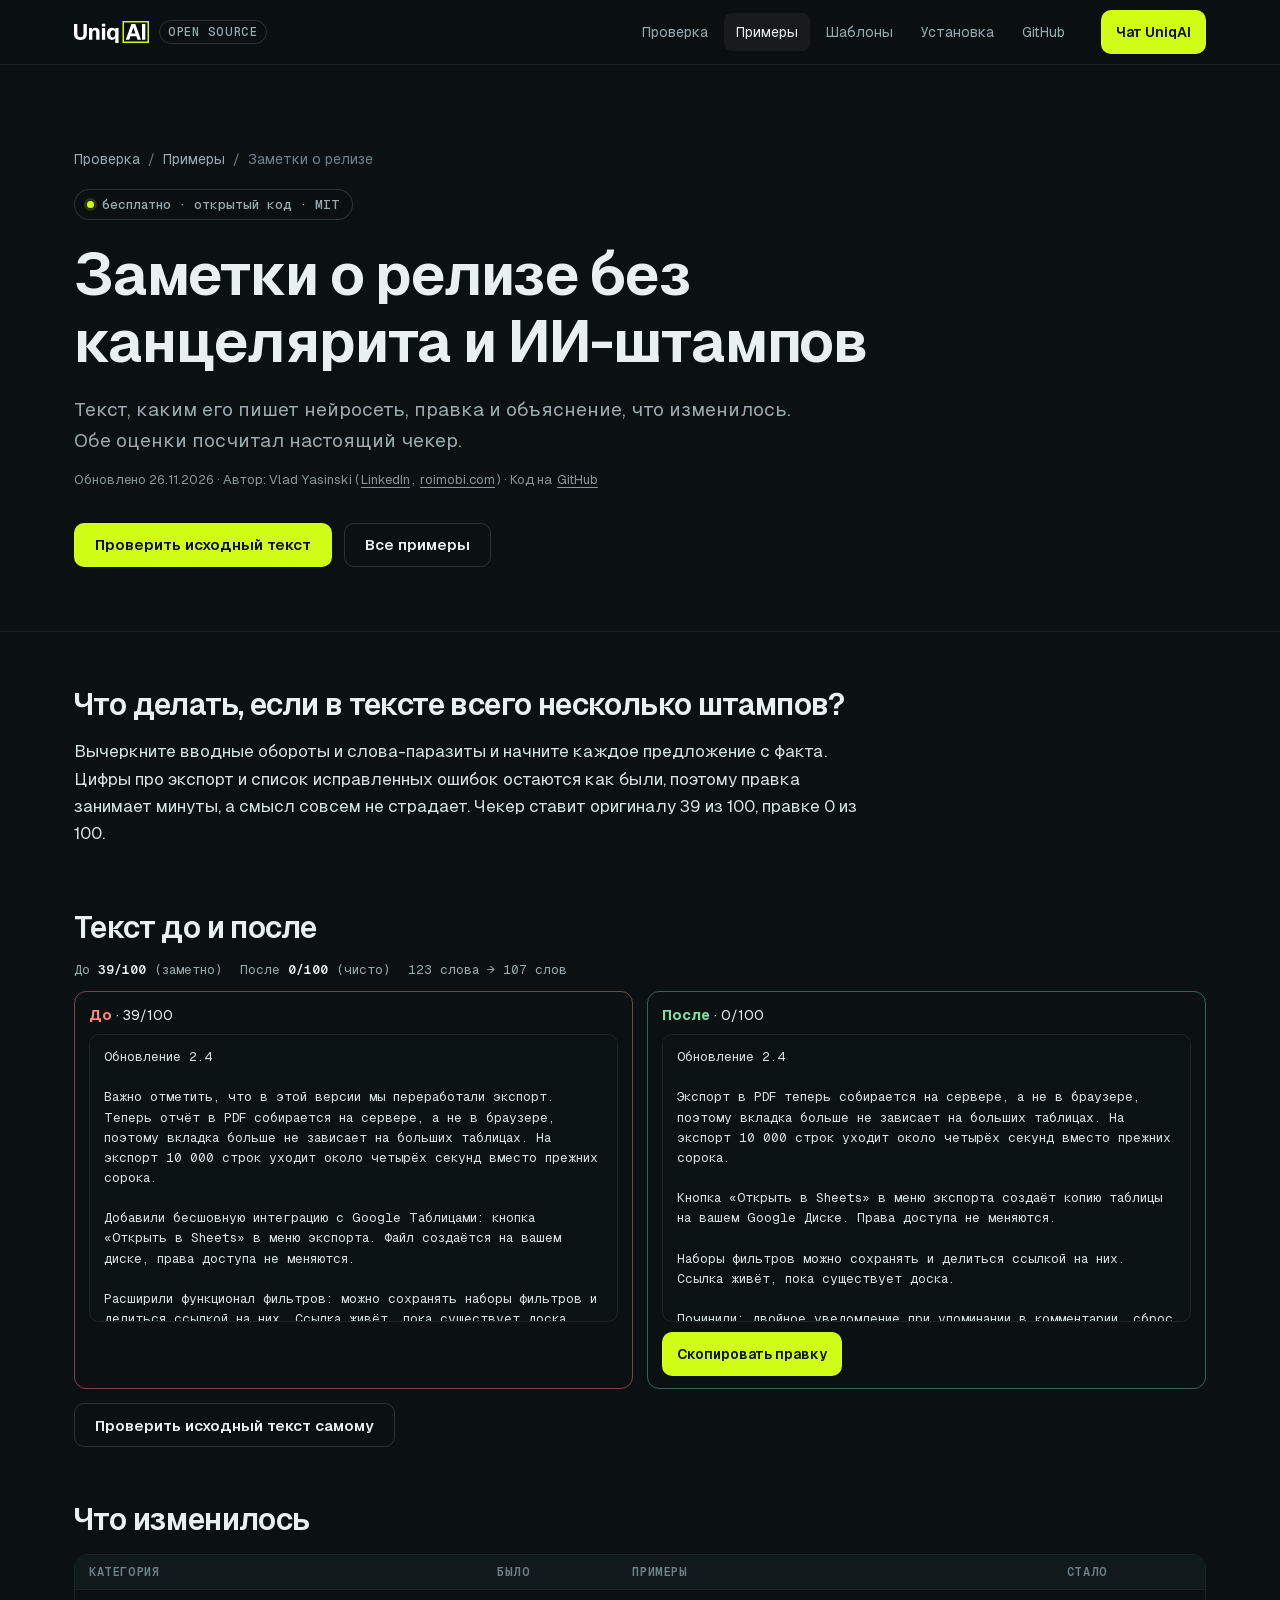
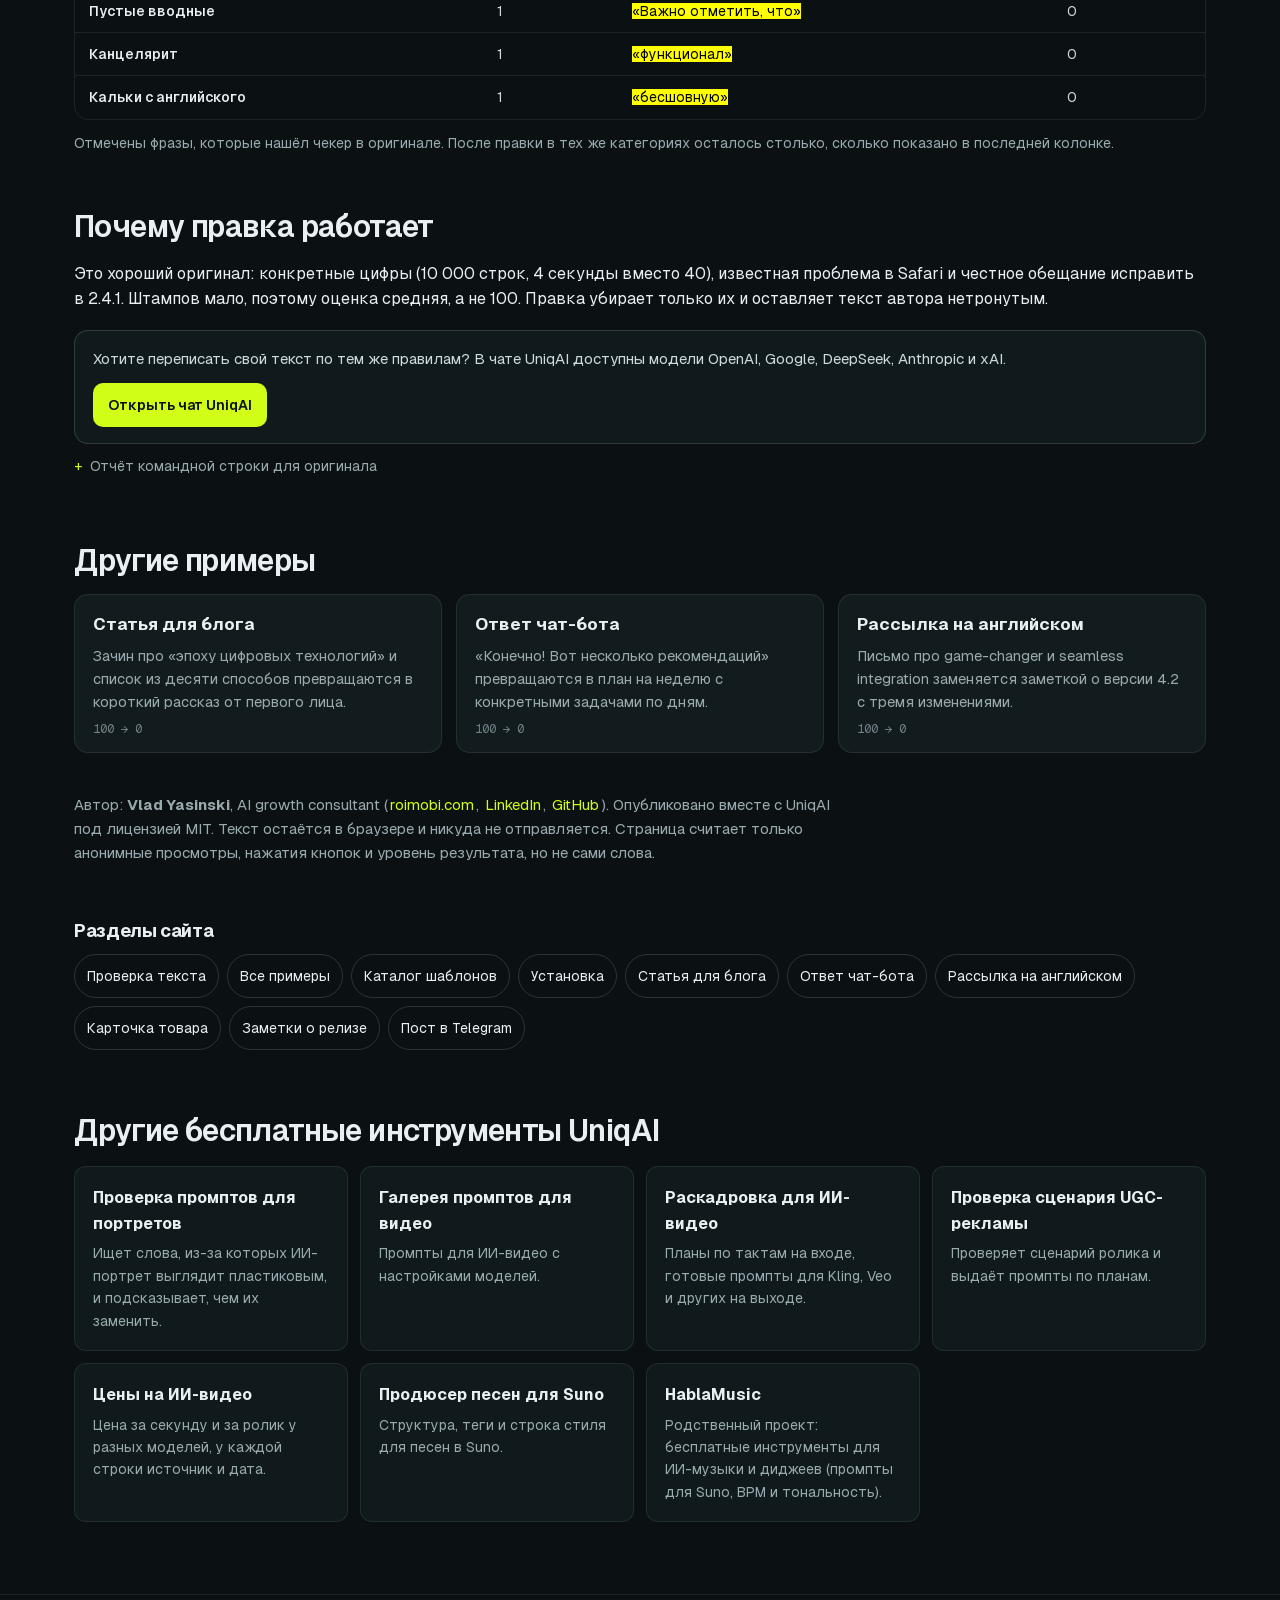
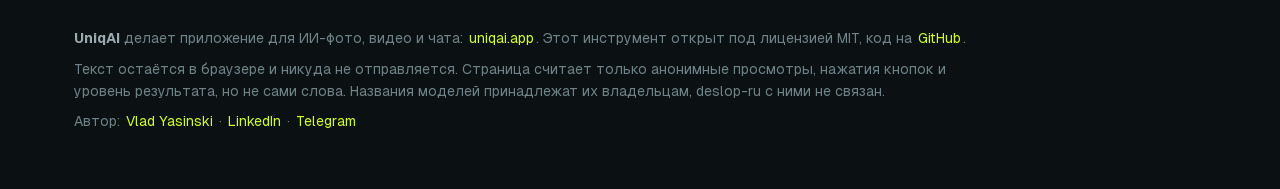
<file: docs/examples/release-notes/index.html>
<!doctype html>
<html lang="ru">
<head>
<meta charset="utf-8">
<meta name="viewport" content="width=device-width, initial-scale=1">
<title>Заметки о релизе без штампов, до и после | deslop-ru</title>
<meta name="description" content="До и после: заметки о релизе без канцелярита. Оригинал получает 39 из 100, правка 0 из 100. Можно скопировать текст и проверить свой.">
<link rel="canonical" href="https://uniqaiapp.github.io/deslop-ru/examples/release-notes/">
<meta name="robots" content="index, follow, max-image-preview:large">
<meta property="og:type" content="website">
<meta property="og:site_name" content="UniqAI open source">
<meta property="og:locale" content="ru_RU">
<meta property="og:title" content="Заметки о релизе без штампов, до и после | deslop-ru">
<meta property="og:description" content="До и после: заметки о релизе без канцелярита. Оригинал получает 39 из 100, правка 0 из 100. Можно скопировать текст и проверить свой.">
<meta property="og:url" content="https://uniqaiapp.github.io/deslop-ru/examples/release-notes/">
<meta property="og:image" content="https://uniqaiapp.github.io/deslop-ru/assets/social-preview.png">
<meta property="og:image:width" content="1280">
<meta property="og:image:height" content="640">
<meta property="og:image:alt" content="deslop-ru: проверка русского текста на ИИ-штампы, до и после">
<meta name="twitter:card" content="summary_large_image">
<meta name="twitter:title" content="Заметки о релизе без штампов, до и после | deslop-ru">
<meta name="twitter:description" content="До и после: заметки о релизе без канцелярита. Оригинал получает 39 из 100, правка 0 из 100. Можно скопировать текст и проверить свой.">
<meta name="twitter:image" content="https://uniqaiapp.github.io/deslop-ru/assets/social-preview.png">
<meta name="theme-color" content="#0b1113">
<link rel="icon" href="../../assets/favicon.svg" type="image/svg+xml">
<link rel="preload" href="../../assets/fonts/Geist-Variable.woff2" as="font" type="font/woff2" crossorigin>
<link rel="stylesheet" href="../../site.css">
<link rel="alternate" type="text/plain" href="https://uniqaiapp.github.io/deslop-ru/llms.txt" title="llms.txt">
<script type="application/ld+json">{"@context":"https://schema.org","@graph":[{"@type":"Organization","@id":"https://uniqai.app/#org","name":"UniqAI","url":"https://uniqai.app/","logo":{"@type":"ImageObject","url":"https://uniqai.app/icon-512.png","width":512,"height":512},"sameAs":["https://github.com/uniqaiapp"]},{"@type":"WebSite","@id":"https://uniqaiapp.github.io/#site","name":"Открытые инструменты UniqAI","url":"https://uniqaiapp.github.io/"},{"@type":"WebPage","@id":"https://uniqaiapp.github.io/deslop-ru/examples/release-notes/#page","url":"https://uniqaiapp.github.io/deslop-ru/examples/release-notes/","name":"Заметки о релизе без штампов, до и после | deslop-ru","description":"До и после: заметки о релизе без канцелярита. Оригинал получает 39 из 100, правка 0 из 100. Можно скопировать текст и проверить свой.","inLanguage":"ru","isPartOf":{"@id":"https://uniqaiapp.github.io/#site"},"publisher":{"@id":"https://uniqai.app/#org"},"dateModified":"2026-11-26","author":{"@type":"Person","name":"Vlad Yasinski","url":"https://www.roimobi.com/","sameAs":["https://www.roimobi.com","https://www.linkedin.com/in/vlad-yasinski-ua5er/","https://github.com/ua5er"]},"primaryImageOfPage":{"@type":"ImageObject","url":"https://uniqaiapp.github.io/deslop-ru/assets/social-preview.png"},"breadcrumb":{"@id":"https://uniqaiapp.github.io/deslop-ru/examples/release-notes/#crumbs"}},{"@type":"BreadcrumbList","@id":"https://uniqaiapp.github.io/deslop-ru/examples/release-notes/#crumbs","itemListElement":[{"@type":"ListItem","position":1,"name":"Проверка","item":"https://uniqaiapp.github.io/deslop-ru/"},{"@type":"ListItem","position":2,"name":"Примеры","item":"https://uniqaiapp.github.io/deslop-ru/examples/"},{"@type":"ListItem","position":3,"name":"Заметки о релизе","item":"https://uniqaiapp.github.io/deslop-ru/examples/release-notes/"}]}]}</script>
</head>
<body>
<a class="skip" href="#main">К содержимому</a>
<header class="top"><div class="wrap top-in">
<a class="brand" href="https://uniqaiapp.github.io/" aria-label="Открытые инструменты UniqAI"><img src="../../assets/wordmark.svg" alt="UniqAI" width="96" height="28"><span>open source</span></a>
<nav class="nav" aria-label="Разделы"><a href="../../">Проверка</a><a href="../../examples/" aria-current="page">Примеры</a><a href="../../patterns/">Шаблоны</a><a href="../../how-to/">Установка</a><a href="https://github.com/uniqaiapp/deslop-ru" rel="noopener">GitHub</a></nav>
<a class="btn btn-sm" href="https://uniqai.app/chat?utm_source=github&amp;utm_medium=pages&amp;utm_campaign=deslop-ru&amp;utm_content=header" data-out="header">Чат UniqAI</a>
</div></header>

<main id="main">
<section class="hero"><div class="wrap hero-in">
<nav class="crumbs" aria-label="Хлебные крошки"><a href="../../">Проверка</a> / <a href="../../examples/">Примеры</a> / <span>Заметки о релизе</span></nav>
<p class="pill"><span class="dot"></span>бесплатно · открытый код · MIT</p>
<h1>Заметки о релизе без канцелярита и ИИ-штампов</h1>
<p class="lead">Текст, каким его пишет нейросеть, правка и объяснение, что изменилось. Обе оценки посчитал настоящий чекер.</p>
<p class="byline">Обновлено 26.11.2026 · Автор: Vlad Yasinski (<a href="https://www.linkedin.com/in/vlad-yasinski-ua5er/" rel="noopener">LinkedIn</a>, <a href="https://www.roimobi.com/?utm_source=github&amp;utm_medium=pages&amp;utm_campaign=deslop-ru" rel="noopener">roimobi.com</a>) · Код на <a href="https://github.com/uniqaiapp/deslop-ru" rel="noopener">GitHub</a></p>
<div class="hero-cta"><a class="btn" href="../../?sample=release-notes#builder">Проверить исходный текст</a><a class="btn btn-ghost" href="../">Все примеры</a></div>
</div></section>
<section class="ug-sec wrap" id="answer">
<h2>Что делать, если в тексте всего несколько штампов?</h2>
<p class="ug-answer">Вычеркните вводные обороты и слова-паразиты и начните каждое предложение с факта. Цифры про экспорт и список исправленных ошибок остаются как были, поэтому правка занимает минуты, а смысл совсем не страдает. Чекер ставит оригиналу 39 из 100, правке 0 из 100.</p>
</section>
<section class="ug-sec wrap" id="prompts">
<h2>Текст до и после</h2>
<p class="np-ex-meta"><span>До <b>39/100</b> (заметно)</span><span>После <b>0/100</b> (чисто)</span><span>123 слова → 107 слов</span></p><div class="ug-pair"><div class="ug-fail"><p><b>До</b> · 39/100</p><pre>Обновление 2.4

Важно отметить, что в этой версии мы переработали экспорт. Теперь отчёт в PDF собирается на сервере, а не в браузере, поэтому вкладка больше не зависает на больших таблицах. На экспорт 10 000 строк уходит около четырёх секунд вместо прежних сорока.

Добавили бесшовную интеграцию с Google Таблицами: кнопка «Открыть в Sheets» в меню экспорта. Файл создаётся на вашем диске, права доступа не меняются.

Расширили функционал фильтров: можно сохранять наборы фильтров и делиться ссылкой на них. Ссылка живёт, пока существует доска.

Починили: двойное уведомление при упоминании в комментарии, сброс сортировки после обновления страницы, неверная дата в недельном дайджесте для часовых поясов восточнее UTC+10.

Известная проблема: в Safari 17 кнопка экспорта иногда не реагирует на первый клик. Исправим в 2.4.1.</pre></div><div class="ug-pass"><p><b>После</b> · 0/100</p><pre id="dr-after">Обновление 2.4

Экспорт в PDF теперь собирается на сервере, а не в браузере, поэтому вкладка больше не зависает на больших таблицах. На экспорт 10 000 строк уходит около четырёх секунд вместо прежних сорока.

Кнопка «Открыть в Sheets» в меню экспорта создаёт копию таблицы на вашем Google Диске. Права доступа не меняются.

Наборы фильтров можно сохранять и делиться ссылкой на них. Ссылка живёт, пока существует доска.

Починили: двойное уведомление при упоминании в комментарии, сброс сортировки после обновления страницы, неверная дата в недельном дайджесте для часовых поясов восточнее UTC+10.

Известная проблема: в Safari 17 кнопка экспорта иногда не реагирует на первый клик. Исправим в 2.4.1.</pre><div class="ug-actions"><button type="button" class="btn btn-sm" data-copy="dr-after" data-kind="after" data-label="Скопировать правку">Скопировать правку</button></div></div></div><p class="np-ex-actions"><a class="btn btn-ghost" href="../../?sample=release-notes#builder">Проверить исходный текст самому</a></p>
</section>
<section class="ug-sec wrap" id="added">
<h2>Что изменилось</h2>
<div class="ug-tablewrap"><table class="ug-table np-stack"><thead><tr><th scope="col">Категория</th><th scope="col">Было</th><th scope="col">Примеры</th><th scope="col">Стало</th></tr></thead><tbody><tr><td data-label="Категория">Пустые вводные</td><td data-label="Было">1</td><td data-label="Примеры"><mark>«Важно отметить, что»</mark></td><td data-label="Стало">0</td></tr><tr><td data-label="Категория">Канцелярит</td><td data-label="Было">1</td><td data-label="Примеры"><mark>«функционал»</mark></td><td data-label="Стало">0</td></tr><tr><td data-label="Категория">Кальки с английского</td><td data-label="Было">1</td><td data-label="Примеры"><mark>«бесшовную»</mark></td><td data-label="Стало">0</td></tr></tbody></table></div><p class="ug-small">Отмечены фразы, которые нашёл чекер в оригинале. После правки в тех же категориях осталось столько, сколько показано в последней колонке.</p>
</section>
<section class="ug-sec wrap" id="why">
<h2>Почему правка работает</h2>
<p class="ug-answer-plain">Это хороший оригинал: конкретные цифры (10 000 строк, 4 секунды вместо 40), известная проблема в Safari и честное обещание исправить в 2.4.1. Штампов мало, поэтому оценка средняя, а не 100. Правка убирает только их и оставляет текст автора нетронутым.</p><div class="ug-cta"><p>Хотите переписать свой текст по тем же правилам? В чате UniqAI доступны модели OpenAI, Google, DeepSeek, Anthropic и xAI.</p><a class="btn btn-sm" href="https://uniqai.app/chat?utm_source=github&amp;utm_medium=pages&amp;utm_campaign=deslop-ru&amp;utm_content=example" data-out="example">Открыть чат UniqAI</a></div><details class="why"><summary>Отчёт командной строки для оригинала</summary><pre class="np-pre">examples/release-notes.before.md: 123 слов, язык ru
  стр. 3   [filler] Важно отметить, что  &lt;- важно отметить
  стр. 5   [calque] бесшовную  &lt;- бесшовный (seamless)
  стр. 7   [bureau] функционал
  оценка: 39/100 (заметно); filler 1, calque 1, bureau 1</pre></details>
</section>
<section class="ug-sec wrap" id="more">
<h2>Другие примеры</h2>
<ul class="ug-list"><li><a href="../../examples/blog-intro/"><strong>Статья для блога</strong>Зачин про «эпоху цифровых технологий» и список из десяти способов превращаются в короткий рассказ от первого лица.<em>100 → 0</em></a></li><li><a href="../../examples/chat-answer/"><strong>Ответ чат-бота</strong>«Конечно! Вот несколько рекомендаций» превращаются в план на неделю с конкретными задачами по дням.<em>100 → 0</em></a></li><li><a href="../../examples/newsletter/"><strong>Рассылка на английском</strong>Письмо про game-changer и seamless integration заменяется заметкой о версии 4.2 с тремя изменениями.<em>100 → 0</em></a></li></ul>
</section>
<section class="author wrap" aria-label="Об авторе"><p>Автор: <strong>Vlad Yasinski</strong>, AI growth consultant (<a href="https://www.roimobi.com/?utm_source=github&amp;utm_medium=pages&amp;utm_campaign=deslop-ru" rel="noopener">roimobi.com</a>, <a href="https://www.linkedin.com/in/vlad-yasinski-ua5er/" rel="noopener">LinkedIn</a>, <a href="https://github.com/ua5er" rel="noopener">GitHub</a>). Опубликовано вместе с UniqAI под лицензией MIT. Текст остаётся в браузере и никуда не отправляется. Страница считает только анонимные просмотры, нажатия кнопок и уровень результата, но не сами слова.</p></section>
</main>
<nav class="browse wrap" aria-label="Разделы сайта"><h2>Разделы сайта</h2><p><a href="../../">Проверка текста</a><a href="../../examples/">Все примеры</a><a href="../../patterns/">Каталог шаблонов</a><a href="../../how-to/">Установка</a><a href="../../examples/blog-intro/">Статья для блога</a><a href="../../examples/chat-answer/">Ответ чат-бота</a><a href="../../examples/newsletter/">Рассылка на английском</a><a href="../../examples/product-card/">Карточка товара</a><a href="../../examples/release-notes/">Заметки о релизе</a><a href="../../examples/telegram-post/">Пост в Telegram</a></p></nav>
<section class="more wrap" aria-labelledby="more-h">
<h2 id="more-h">Другие бесплатные инструменты UniqAI</h2>
<ul class="tools"><li><a href="https://uniqaiapp.github.io/no-plastic/" rel="noopener"><strong>Проверка промптов для портретов</strong><span>Ищет слова, из-за которых ИИ-портрет выглядит пластиковым, и подсказывает, чем их заменить.</span></a></li><li><a href="https://uniqaiapp.github.io/awesome-ai-video-prompts/" rel="noopener"><strong>Галерея промптов для видео</strong><span>Промпты для ИИ-видео с настройками моделей.</span></a></li><li><a href="https://uniqaiapp.github.io/video-director/" rel="noopener"><strong>Раскадровка для ИИ-видео</strong><span>Планы по тактам на входе, готовые промпты для Kling, Veo и других на выходе.</span></a></li><li><a href="https://uniqaiapp.github.io/ugc-ad-director/" rel="noopener"><strong>Проверка сценария UGC-рекламы</strong><span>Проверяет сценарий ролика и выдаёт промпты по планам.</span></a></li><li><a href="https://github.com/uniqaiapp/ai-video-pricing" rel="noopener"><strong>Цены на ИИ-видео</strong><span>Цена за секунду и за ролик у разных моделей, у каждой строки источник и дата.</span></a></li><li><a href="https://github.com/uniqaiapp/suno-producer" rel="noopener"><strong>Продюсер песен для Suno</strong><span>Структура, теги и строка стиля для песен в Suno.</span></a></li>
<li><a href="https://github.com/hablamusic" rel="noopener"><strong>HablaMusic</strong><span>Родственный проект: бесплатные инструменты для ИИ-музыки и диджеев (промпты для Suno, BPM и тональность).</span></a></li>
</ul></section>
<footer class="foot"><div class="wrap foot-in">
<p><strong>UniqAI</strong> делает приложение для ИИ-фото, видео и чата: <a href="https://uniqai.app/?utm_source=github&amp;utm_medium=pages&amp;utm_campaign=deslop-ru&amp;utm_content=footer" data-out="footer">uniqai.app</a>. Этот инструмент открыт под лицензией MIT, код на <a href="https://github.com/uniqaiapp/deslop-ru" rel="noopener">GitHub</a>.</p>
<p>Текст остаётся в браузере и никуда не отправляется. Страница считает только анонимные просмотры, нажатия кнопок и уровень результата, но не сами слова. Названия моделей принадлежат их владельцам, deslop-ru с ними не связан.</p>
<p>Автор: <a href="https://www.roimobi.com/?utm_source=github&amp;utm_medium=pages&amp;utm_campaign=deslop-ru" rel="noopener">Vlad Yasinski</a> · <a href="https://www.linkedin.com/in/vlad-yasinski-ua5er/" rel="noopener">LinkedIn</a> · <a href="https://t.me/ua5er" rel="noopener">Telegram</a></p>
</div></footer>
<script>window.UQ={key:"phc_AVmhcac2jVRwi9asHEuhzJXnAbQA2hzfUxzWvzjyLPc8",repo:"deslop-ru"};</script>
<script src="../../site.js" defer></script>
</body></html>
</file>
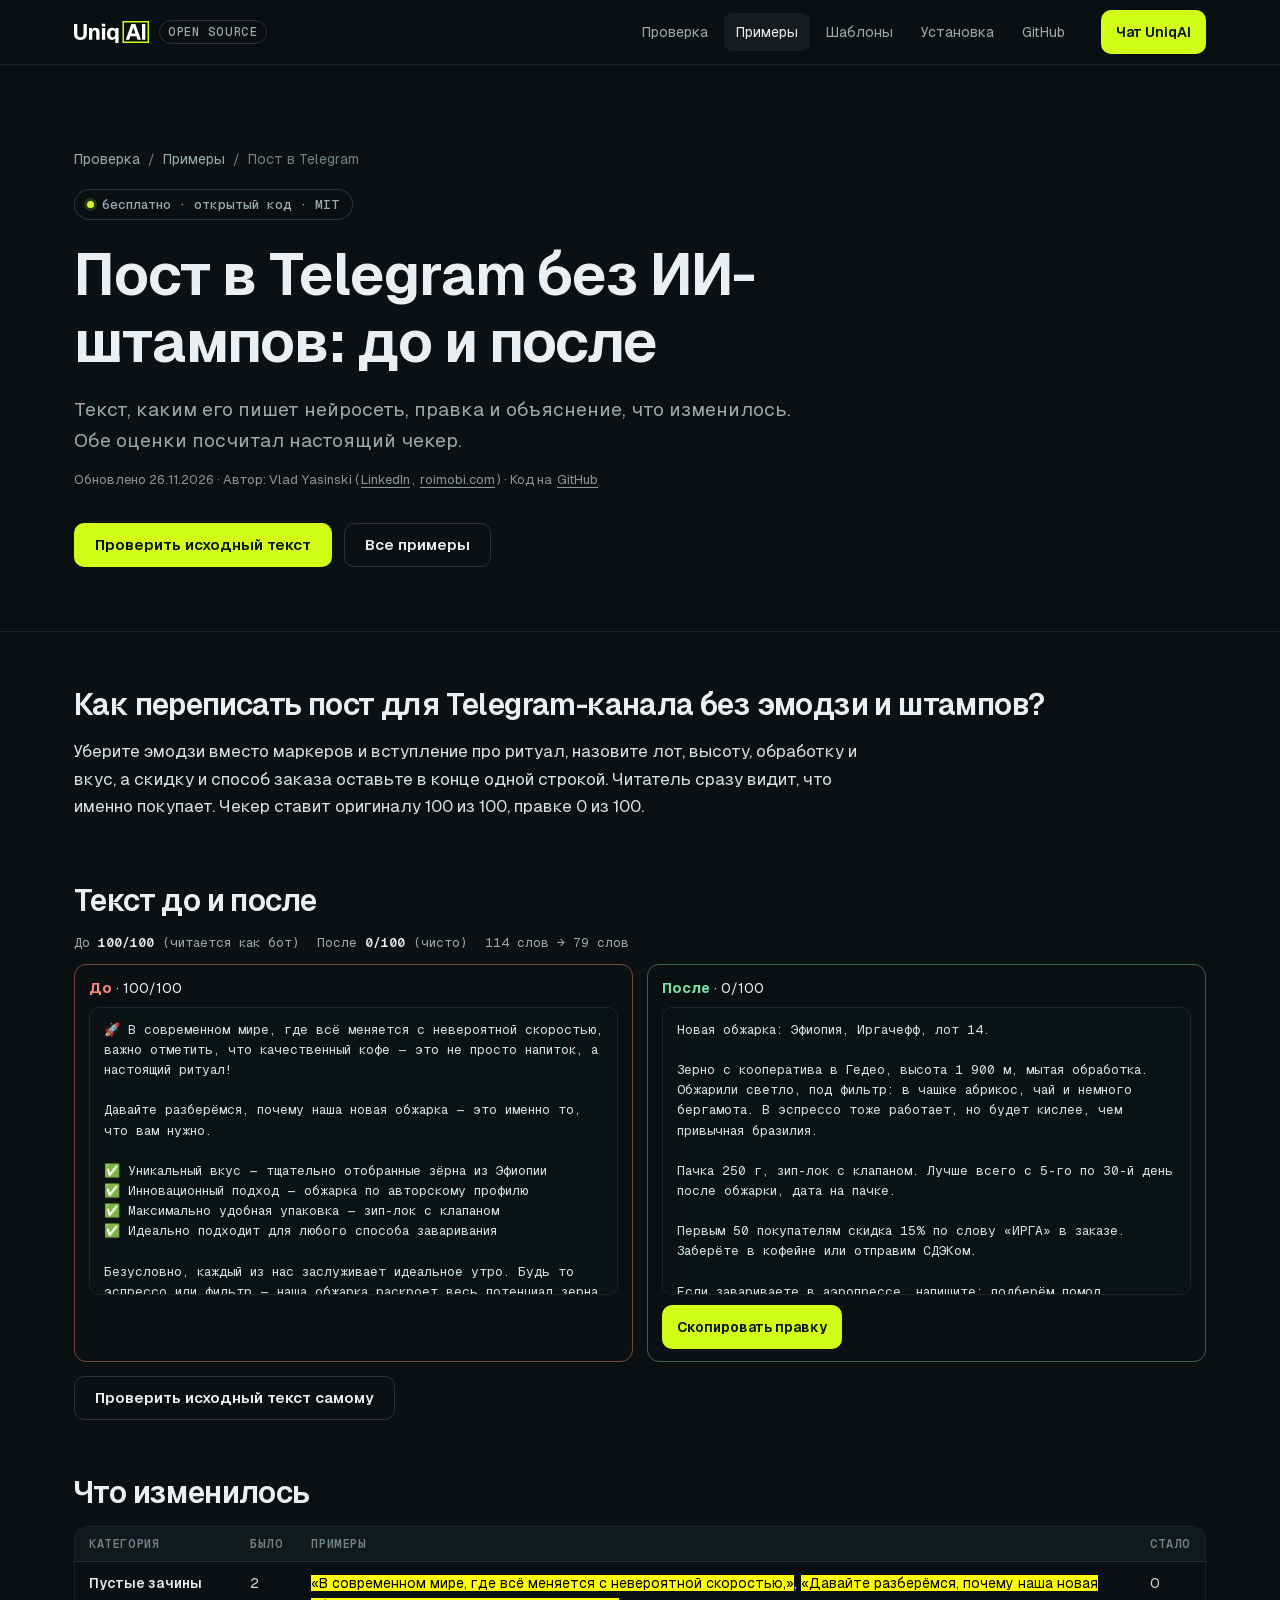
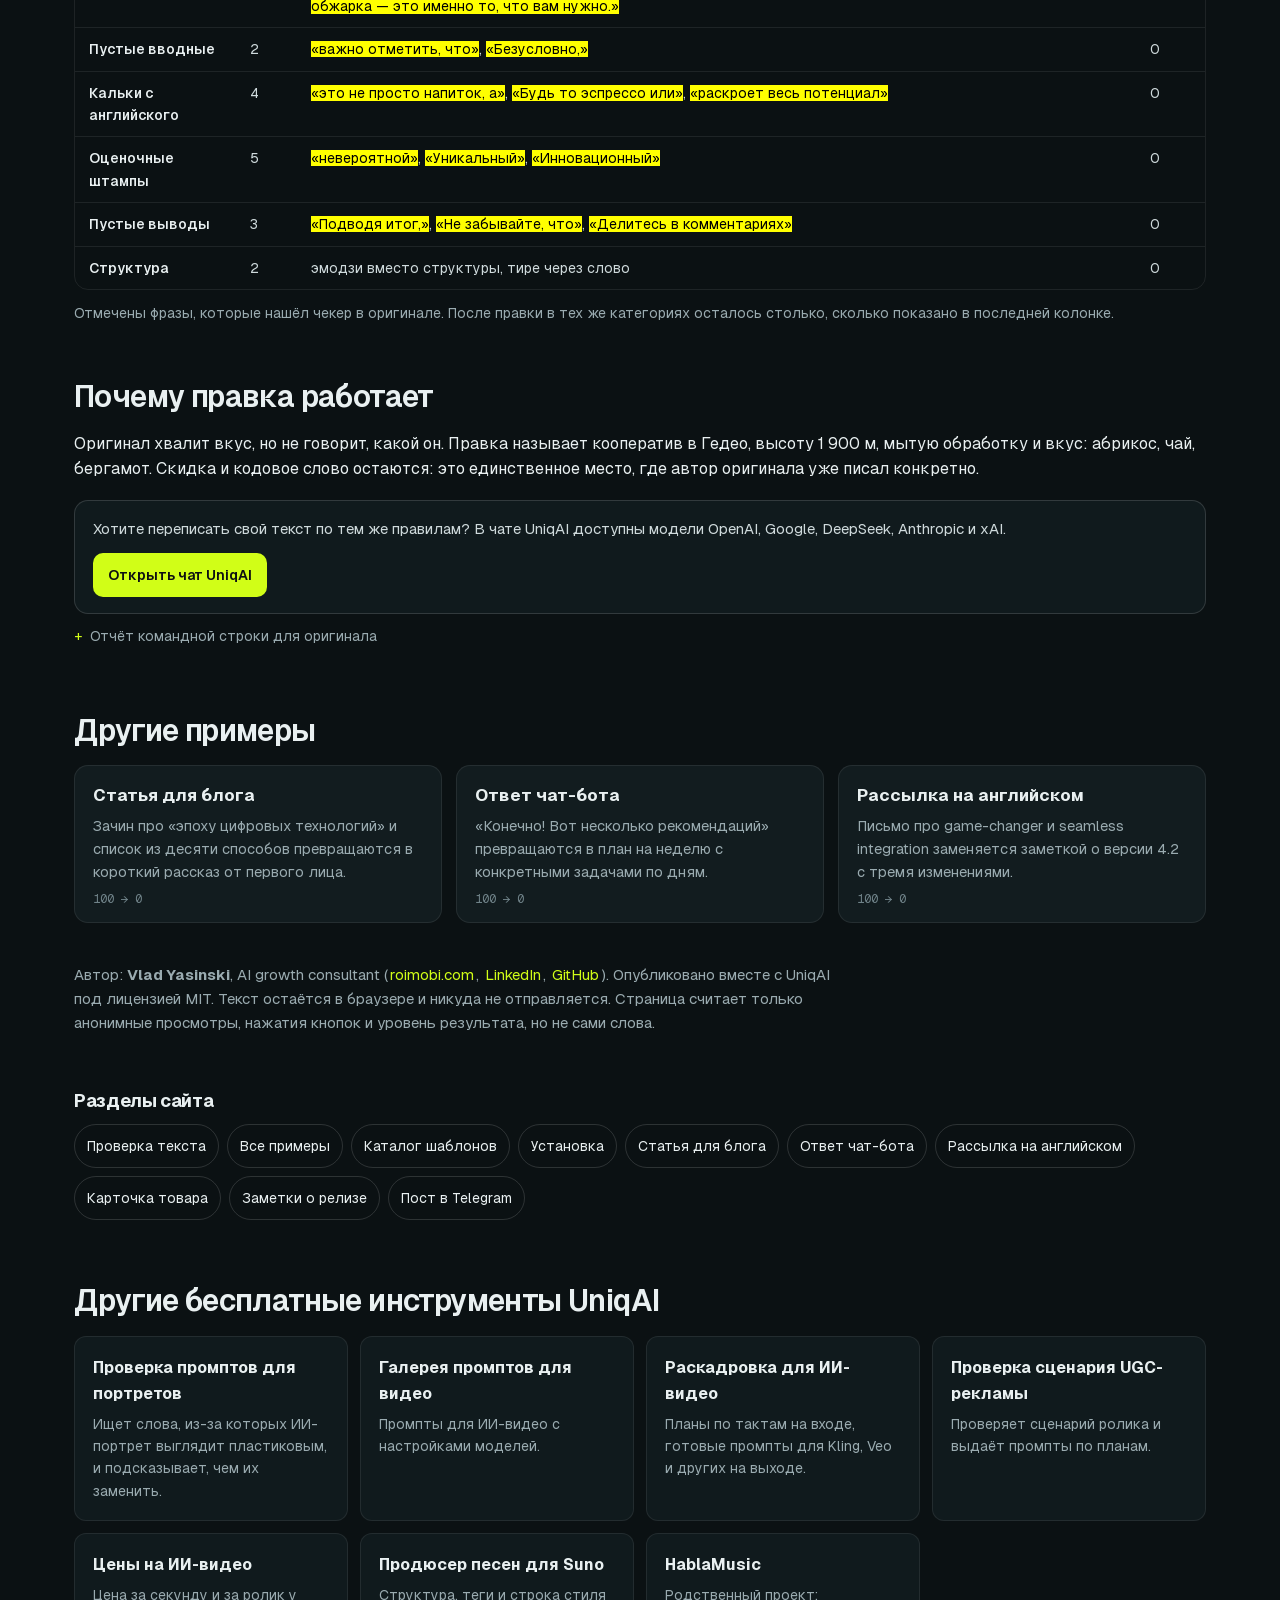
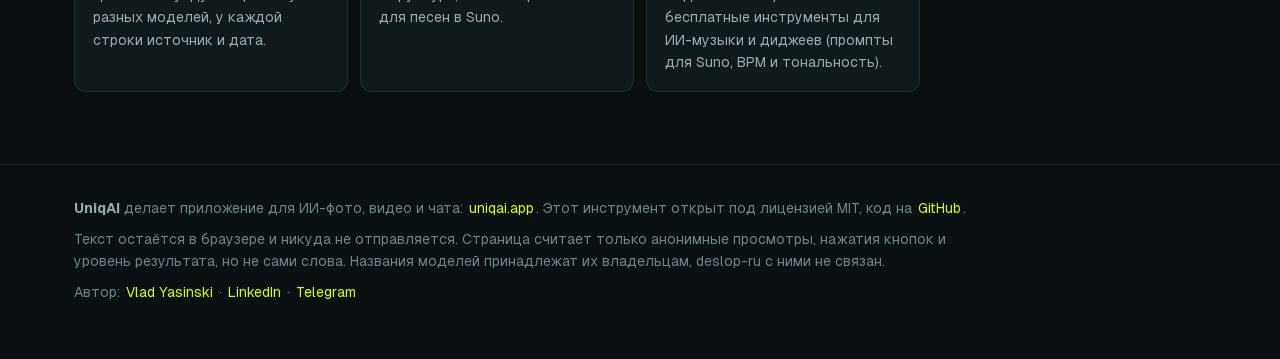
<file: docs/examples/telegram-post/index.html>
<!doctype html>
<html lang="ru">
<head>
<meta charset="utf-8">
<meta name="viewport" content="width=device-width, initial-scale=1">
<title>Пост в Telegram без ИИ-штампов, до и после | deslop-ru</title>
<meta name="description" content="До и после: пост про кофе без эмодзи и штампов. Оригинал получает 100 из 100, правка 0 из 100. Можно скопировать текст и проверить свой.">
<link rel="canonical" href="https://uniqaiapp.github.io/deslop-ru/examples/telegram-post/">
<meta name="robots" content="index, follow, max-image-preview:large">
<meta property="og:type" content="website">
<meta property="og:site_name" content="UniqAI open source">
<meta property="og:locale" content="ru_RU">
<meta property="og:title" content="Пост в Telegram без ИИ-штампов, до и после | deslop-ru">
<meta property="og:description" content="До и после: пост про кофе без эмодзи и штампов. Оригинал получает 100 из 100, правка 0 из 100. Можно скопировать текст и проверить свой.">
<meta property="og:url" content="https://uniqaiapp.github.io/deslop-ru/examples/telegram-post/">
<meta property="og:image" content="https://uniqaiapp.github.io/deslop-ru/assets/social-preview.png">
<meta property="og:image:width" content="1280">
<meta property="og:image:height" content="640">
<meta property="og:image:alt" content="deslop-ru: проверка русского текста на ИИ-штампы, до и после">
<meta name="twitter:card" content="summary_large_image">
<meta name="twitter:title" content="Пост в Telegram без ИИ-штампов, до и после | deslop-ru">
<meta name="twitter:description" content="До и после: пост про кофе без эмодзи и штампов. Оригинал получает 100 из 100, правка 0 из 100. Можно скопировать текст и проверить свой.">
<meta name="twitter:image" content="https://uniqaiapp.github.io/deslop-ru/assets/social-preview.png">
<meta name="theme-color" content="#0b1113">
<link rel="icon" href="../../assets/favicon.svg" type="image/svg+xml">
<link rel="preload" href="../../assets/fonts/Geist-Variable.woff2" as="font" type="font/woff2" crossorigin>
<link rel="stylesheet" href="../../site.css">
<link rel="alternate" type="text/plain" href="https://uniqaiapp.github.io/deslop-ru/llms.txt" title="llms.txt">
<script type="application/ld+json">{"@context":"https://schema.org","@graph":[{"@type":"Organization","@id":"https://uniqai.app/#org","name":"UniqAI","url":"https://uniqai.app/","logo":{"@type":"ImageObject","url":"https://uniqai.app/icon-512.png","width":512,"height":512},"sameAs":["https://github.com/uniqaiapp"]},{"@type":"WebSite","@id":"https://uniqaiapp.github.io/#site","name":"Открытые инструменты UniqAI","url":"https://uniqaiapp.github.io/"},{"@type":"WebPage","@id":"https://uniqaiapp.github.io/deslop-ru/examples/telegram-post/#page","url":"https://uniqaiapp.github.io/deslop-ru/examples/telegram-post/","name":"Пост в Telegram без ИИ-штампов, до и после | deslop-ru","description":"До и после: пост про кофе без эмодзи и штампов. Оригинал получает 100 из 100, правка 0 из 100. Можно скопировать текст и проверить свой.","inLanguage":"ru","isPartOf":{"@id":"https://uniqaiapp.github.io/#site"},"publisher":{"@id":"https://uniqai.app/#org"},"dateModified":"2026-11-26","author":{"@type":"Person","name":"Vlad Yasinski","url":"https://www.roimobi.com/","sameAs":["https://www.roimobi.com","https://www.linkedin.com/in/vlad-yasinski-ua5er/","https://github.com/ua5er"]},"primaryImageOfPage":{"@type":"ImageObject","url":"https://uniqaiapp.github.io/deslop-ru/assets/social-preview.png"},"breadcrumb":{"@id":"https://uniqaiapp.github.io/deslop-ru/examples/telegram-post/#crumbs"}},{"@type":"BreadcrumbList","@id":"https://uniqaiapp.github.io/deslop-ru/examples/telegram-post/#crumbs","itemListElement":[{"@type":"ListItem","position":1,"name":"Проверка","item":"https://uniqaiapp.github.io/deslop-ru/"},{"@type":"ListItem","position":2,"name":"Примеры","item":"https://uniqaiapp.github.io/deslop-ru/examples/"},{"@type":"ListItem","position":3,"name":"Пост в Telegram","item":"https://uniqaiapp.github.io/deslop-ru/examples/telegram-post/"}]}]}</script>
</head>
<body>
<a class="skip" href="#main">К содержимому</a>
<header class="top"><div class="wrap top-in">
<a class="brand" href="https://uniqaiapp.github.io/" aria-label="Открытые инструменты UniqAI"><img src="../../assets/wordmark.svg" alt="UniqAI" width="96" height="28"><span>open source</span></a>
<nav class="nav" aria-label="Разделы"><a href="../../">Проверка</a><a href="../../examples/" aria-current="page">Примеры</a><a href="../../patterns/">Шаблоны</a><a href="../../how-to/">Установка</a><a href="https://github.com/uniqaiapp/deslop-ru" rel="noopener">GitHub</a></nav>
<a class="btn btn-sm" href="https://uniqai.app/chat?utm_source=github&amp;utm_medium=pages&amp;utm_campaign=deslop-ru&amp;utm_content=header" data-out="header">Чат UniqAI</a>
</div></header>

<main id="main">
<section class="hero"><div class="wrap hero-in">
<nav class="crumbs" aria-label="Хлебные крошки"><a href="../../">Проверка</a> / <a href="../../examples/">Примеры</a> / <span>Пост в Telegram</span></nav>
<p class="pill"><span class="dot"></span>бесплатно · открытый код · MIT</p>
<h1>Пост в Telegram без ИИ-штампов: до и после</h1>
<p class="lead">Текст, каким его пишет нейросеть, правка и объяснение, что изменилось. Обе оценки посчитал настоящий чекер.</p>
<p class="byline">Обновлено 26.11.2026 · Автор: Vlad Yasinski (<a href="https://www.linkedin.com/in/vlad-yasinski-ua5er/" rel="noopener">LinkedIn</a>, <a href="https://www.roimobi.com/?utm_source=github&amp;utm_medium=pages&amp;utm_campaign=deslop-ru" rel="noopener">roimobi.com</a>) · Код на <a href="https://github.com/uniqaiapp/deslop-ru" rel="noopener">GitHub</a></p>
<div class="hero-cta"><a class="btn" href="../../?sample=telegram-post#builder">Проверить исходный текст</a><a class="btn btn-ghost" href="../">Все примеры</a></div>
</div></section>
<section class="ug-sec wrap" id="answer">
<h2>Как переписать пост для Telegram-канала без эмодзи и штампов?</h2>
<p class="ug-answer">Уберите эмодзи вместо маркеров и вступление про ритуал, назовите лот, высоту, обработку и вкус, а скидку и способ заказа оставьте в конце одной строкой. Читатель сразу видит, что именно покупает. Чекер ставит оригиналу 100 из 100, правке 0 из 100.</p>
</section>
<section class="ug-sec wrap" id="prompts">
<h2>Текст до и после</h2>
<p class="np-ex-meta"><span>До <b>100/100</b> (читается как бот)</span><span>После <b>0/100</b> (чисто)</span><span>114 слов → 79 слов</span></p><div class="ug-pair"><div class="ug-fail"><p><b>До</b> · 100/100</p><pre>🚀 В современном мире, где всё меняется с невероятной скоростью, важно отметить, что качественный кофе — это не просто напиток, а настоящий ритуал!

Давайте разберёмся, почему наша новая обжарка — это именно то, что вам нужно.

✅ Уникальный вкус — тщательно отобранные зёрна из Эфиопии
✅ Инновационный подход — обжарка по авторскому профилю
✅ Максимально удобная упаковка — зип-лок с клапаном
✅ Идеально подходит для любого способа заваривания

Безусловно, каждый из нас заслуживает идеальное утро. Будь то эспрессо или фильтр — наша обжарка раскроет весь потенциал зерна и выведет ваш кофейный опыт на новый уровень 💫

Подводя итог, можно с уверенностью сказать: это тот самый вкус, который вы искали. Не забывайте, что первые 50 покупателей получают скидку 15%!

Делитесь в комментариях, какой способ заваривания вы предпочитаете ☕️👇</pre></div><div class="ug-pass"><p><b>После</b> · 0/100</p><pre id="dr-after">Новая обжарка: Эфиопия, Иргачефф, лот 14.

Зерно с кооператива в Гедео, высота 1 900 м, мытая обработка. Обжарили светло, под фильтр: в чашке абрикос, чай и немного бергамота. В эспрессо тоже работает, но будет кислее, чем привычная бразилия.

Пачка 250 г, зип-лок с клапаном. Лучше всего с 5-го по 30-й день после обжарки, дата на пачке.

Первым 50 покупателям скидка 15% по слову «ИРГА» в заказе. Заберёте в кофейне или отправим СДЭКом.

Если завариваете в аэропрессе, напишите: подберём помол.</pre><div class="ug-actions"><button type="button" class="btn btn-sm" data-copy="dr-after" data-kind="after" data-label="Скопировать правку">Скопировать правку</button></div></div></div><p class="np-ex-actions"><a class="btn btn-ghost" href="../../?sample=telegram-post#builder">Проверить исходный текст самому</a></p>
</section>
<section class="ug-sec wrap" id="added">
<h2>Что изменилось</h2>
<div class="ug-tablewrap"><table class="ug-table np-stack"><thead><tr><th scope="col">Категория</th><th scope="col">Было</th><th scope="col">Примеры</th><th scope="col">Стало</th></tr></thead><tbody><tr><td data-label="Категория">Пустые зачины</td><td data-label="Было">2</td><td data-label="Примеры"><mark>«В современном мире, где всё меняется с невероятной скоростью,»</mark>, <mark>«Давайте разберёмся, почему наша новая обжарка — это именно то, что вам нужно.»</mark></td><td data-label="Стало">0</td></tr><tr><td data-label="Категория">Пустые вводные</td><td data-label="Было">2</td><td data-label="Примеры"><mark>«важно отметить, что»</mark>, <mark>«Безусловно,»</mark></td><td data-label="Стало">0</td></tr><tr><td data-label="Категория">Кальки с английского</td><td data-label="Было">4</td><td data-label="Примеры"><mark>«это не просто напиток, а»</mark>, <mark>«Будь то эспрессо или»</mark>, <mark>«раскроет весь потенциал»</mark></td><td data-label="Стало">0</td></tr><tr><td data-label="Категория">Оценочные штампы</td><td data-label="Было">5</td><td data-label="Примеры"><mark>«невероятной»</mark>, <mark>«Уникальный»</mark>, <mark>«Инновационный»</mark></td><td data-label="Стало">0</td></tr><tr><td data-label="Категория">Пустые выводы</td><td data-label="Было">3</td><td data-label="Примеры"><mark>«Подводя итог,»</mark>, <mark>«Не забывайте, что»</mark>, <mark>«Делитесь в комментариях»</mark></td><td data-label="Стало">0</td></tr><tr><td data-label="Категория">Структура</td><td data-label="Было">2</td><td data-label="Примеры">эмодзи вместо структуры, тире через слово</td><td data-label="Стало">0</td></tr></tbody></table></div><p class="ug-small">Отмечены фразы, которые нашёл чекер в оригинале. После правки в тех же категориях осталось столько, сколько показано в последней колонке.</p>
</section>
<section class="ug-sec wrap" id="why">
<h2>Почему правка работает</h2>
<p class="ug-answer-plain">Оригинал хвалит вкус, но не говорит, какой он. Правка называет кооператив в Гедео, высоту 1 900 м, мытую обработку и вкус: абрикос, чай, бергамот. Скидка и кодовое слово остаются: это единственное место, где автор оригинала уже писал конкретно.</p><div class="ug-cta"><p>Хотите переписать свой текст по тем же правилам? В чате UniqAI доступны модели OpenAI, Google, DeepSeek, Anthropic и xAI.</p><a class="btn btn-sm" href="https://uniqai.app/chat?utm_source=github&amp;utm_medium=pages&amp;utm_campaign=deslop-ru&amp;utm_content=example" data-out="example">Открыть чат UniqAI</a></div><details class="why"><summary>Отчёт командной строки для оригинала</summary><pre class="np-pre">examples/telegram-post.before.md: 114 слов, язык ru
  стр. 1   [intro] В современном мире, где всё меняется с неверо...  &lt;- в современном мире
  стр. 1   [hype] невероятной  &lt;- уникальный / инновационный
  стр. 1   [filler] важно отметить, что  &lt;- важно отметить
  стр. 1   [calque] это не просто напиток, а  &lt;- это не просто X, это Y
  стр. 3   [intro] Давайте разберёмся, почему наша новая обжарка...  &lt;- давайте разберёмся
  стр. 5   [hype] Уникальный  &lt;- уникальный / инновационный
  стр. 6   [hype] Инновационный  &lt;- уникальный / инновационный
  стр. 7   [hype] Максимально удобная  &lt;- максимально удобно
  стр. 8   [hype] Идеально подходит  &lt;- идеально подходит
  стр. 10  [filler] Безусловно,  &lt;- безусловно,
  стр. 10  [calque] Будь то эспрессо или  &lt;- будь то X или Y
  стр. 10  [calque] раскроет весь потенциал  &lt;- раскрыть потенциал (unlock potential)
  стр. 10  [calque] на новый уровень  &lt;- на новый уровень (next level)
  стр. 12  [outro] Подводя итог,  &lt;- подводя итог
  стр. 12  [outro] Не забывайте, что  &lt;- помните, что
  стр. 14  [outro] Делитесь в комментариях  &lt;- делитесь в комментариях
  текст    [structure] эмодзи вместо структуры
  текст    [structure] тире через слово
  оценка: 100/100 (читается как бот); hype 5, calque 4, outro 3, intro 2, filler 2, structure 2</pre></details>
</section>
<section class="ug-sec wrap" id="more">
<h2>Другие примеры</h2>
<ul class="ug-list"><li><a href="../../examples/blog-intro/"><strong>Статья для блога</strong>Зачин про «эпоху цифровых технологий» и список из десяти способов превращаются в короткий рассказ от первого лица.<em>100 → 0</em></a></li><li><a href="../../examples/chat-answer/"><strong>Ответ чат-бота</strong>«Конечно! Вот несколько рекомендаций» превращаются в план на неделю с конкретными задачами по дням.<em>100 → 0</em></a></li><li><a href="../../examples/newsletter/"><strong>Рассылка на английском</strong>Письмо про game-changer и seamless integration заменяется заметкой о версии 4.2 с тремя изменениями.<em>100 → 0</em></a></li></ul>
</section>
<section class="author wrap" aria-label="Об авторе"><p>Автор: <strong>Vlad Yasinski</strong>, AI growth consultant (<a href="https://www.roimobi.com/?utm_source=github&amp;utm_medium=pages&amp;utm_campaign=deslop-ru" rel="noopener">roimobi.com</a>, <a href="https://www.linkedin.com/in/vlad-yasinski-ua5er/" rel="noopener">LinkedIn</a>, <a href="https://github.com/ua5er" rel="noopener">GitHub</a>). Опубликовано вместе с UniqAI под лицензией MIT. Текст остаётся в браузере и никуда не отправляется. Страница считает только анонимные просмотры, нажатия кнопок и уровень результата, но не сами слова.</p></section>
</main>
<nav class="browse wrap" aria-label="Разделы сайта"><h2>Разделы сайта</h2><p><a href="../../">Проверка текста</a><a href="../../examples/">Все примеры</a><a href="../../patterns/">Каталог шаблонов</a><a href="../../how-to/">Установка</a><a href="../../examples/blog-intro/">Статья для блога</a><a href="../../examples/chat-answer/">Ответ чат-бота</a><a href="../../examples/newsletter/">Рассылка на английском</a><a href="../../examples/product-card/">Карточка товара</a><a href="../../examples/release-notes/">Заметки о релизе</a><a href="../../examples/telegram-post/">Пост в Telegram</a></p></nav>
<section class="more wrap" aria-labelledby="more-h">
<h2 id="more-h">Другие бесплатные инструменты UniqAI</h2>
<ul class="tools"><li><a href="https://uniqaiapp.github.io/no-plastic/" rel="noopener"><strong>Проверка промптов для портретов</strong><span>Ищет слова, из-за которых ИИ-портрет выглядит пластиковым, и подсказывает, чем их заменить.</span></a></li><li><a href="https://uniqaiapp.github.io/awesome-ai-video-prompts/" rel="noopener"><strong>Галерея промптов для видео</strong><span>Промпты для ИИ-видео с настройками моделей.</span></a></li><li><a href="https://uniqaiapp.github.io/video-director/" rel="noopener"><strong>Раскадровка для ИИ-видео</strong><span>Планы по тактам на входе, готовые промпты для Kling, Veo и других на выходе.</span></a></li><li><a href="https://uniqaiapp.github.io/ugc-ad-director/" rel="noopener"><strong>Проверка сценария UGC-рекламы</strong><span>Проверяет сценарий ролика и выдаёт промпты по планам.</span></a></li><li><a href="https://github.com/uniqaiapp/ai-video-pricing" rel="noopener"><strong>Цены на ИИ-видео</strong><span>Цена за секунду и за ролик у разных моделей, у каждой строки источник и дата.</span></a></li><li><a href="https://github.com/uniqaiapp/suno-producer" rel="noopener"><strong>Продюсер песен для Suno</strong><span>Структура, теги и строка стиля для песен в Suno.</span></a></li>
<li><a href="https://github.com/hablamusic" rel="noopener"><strong>HablaMusic</strong><span>Родственный проект: бесплатные инструменты для ИИ-музыки и диджеев (промпты для Suno, BPM и тональность).</span></a></li>
</ul></section>
<footer class="foot"><div class="wrap foot-in">
<p><strong>UniqAI</strong> делает приложение для ИИ-фото, видео и чата: <a href="https://uniqai.app/?utm_source=github&amp;utm_medium=pages&amp;utm_campaign=deslop-ru&amp;utm_content=footer" data-out="footer">uniqai.app</a>. Этот инструмент открыт под лицензией MIT, код на <a href="https://github.com/uniqaiapp/deslop-ru" rel="noopener">GitHub</a>.</p>
<p>Текст остаётся в браузере и никуда не отправляется. Страница считает только анонимные просмотры, нажатия кнопок и уровень результата, но не сами слова. Названия моделей принадлежат их владельцам, deslop-ru с ними не связан.</p>
<p>Автор: <a href="https://www.roimobi.com/?utm_source=github&amp;utm_medium=pages&amp;utm_campaign=deslop-ru" rel="noopener">Vlad Yasinski</a> · <a href="https://www.linkedin.com/in/vlad-yasinski-ua5er/" rel="noopener">LinkedIn</a> · <a href="https://t.me/ua5er" rel="noopener">Telegram</a></p>
</div></footer>
<script>window.UQ={key:"phc_AVmhcac2jVRwi9asHEuhzJXnAbQA2hzfUxzWvzjyLPc8",repo:"deslop-ru"};</script>
<script src="../../site.js" defer></script>
</body></html>
</file>
<file: docs/site.css>
@font-face{font-family:Geist;src:url(assets/fonts/Geist-Variable.woff2) format("woff2");font-weight:100 900;font-display:swap}
@font-face{font-family:GeistMono;src:url(assets/fonts/GeistMono-Variable.woff2) format("woff2");font-weight:100 900;font-display:swap}
:root{--bg:#0b1113;--bg2:#101a1d;--card:#121c1f;--line:rgba(255,255,255,.08);--line2:rgba(255,255,255,.14);--tx:#e9f0f1;--mut:#9aabb0;--dim:#6f8288;--lime:#d1fe17;--lime-ink:#0d0f12;--ok:#7ee0a5;--r:14px;--wrap:1180px}
*{box-sizing:border-box}
html{-webkit-text-size-adjust:100%;scroll-behavior:smooth;scroll-padding-top:84px}
body{margin:0;background:var(--bg);color:var(--tx);font:16px/1.6 Geist,ui-sans-serif,system-ui,-apple-system,"Segoe UI",sans-serif;-webkit-font-smoothing:antialiased;overflow-x:hidden}
a{color:var(--lime);text-decoration:none}
a:hover{text-decoration:underline}
img{max-width:100%;height:auto;display:block}
code,pre{font-family:GeistMono,ui-monospace,SFMono-Regular,Menlo,monospace}
code{font-size:.88em;background:rgba(255,255,255,.06);padding:.1em .35em;border-radius:5px}
h1,h2,h3{line-height:1.15;letter-spacing:-.02em;margin:0}
.wrap{max-width:var(--wrap);margin:0 auto;padding:0 24px}
.sr{position:absolute;width:1px;height:1px;overflow:hidden;clip:rect(0 0 0 0)}
.skip{position:absolute;left:-999px;top:8px;background:var(--lime);color:var(--lime-ink);padding:8px 12px;border-radius:8px;z-index:99}
.skip:focus{left:8px}
:focus-visible{outline:2px solid var(--lime);outline-offset:2px}

/* header */
.top{position:sticky;top:0;z-index:30;background:rgba(11,17,19,.82);backdrop-filter:saturate(1.4) blur(12px);-webkit-backdrop-filter:saturate(1.4) blur(12px);border-bottom:1px solid var(--line)}
.top-in{display:flex;align-items:center;gap:24px;height:64px}
.brand{display:flex;align-items:center;gap:10px;color:var(--tx)}
.brand:hover{text-decoration:none}
.brand img{height:22px;width:auto}
.brand span{font:500 12px/1 GeistMono,monospace;color:var(--mut);border:1px solid var(--line2);border-radius:99px;padding:5px 8px;text-transform:uppercase;letter-spacing:.06em}
.nav{display:flex;gap:4px;margin-left:auto}
.nav a{color:var(--mut);font-size:14px;padding:8px 12px;border-radius:8px}
.nav a:hover,.nav a[aria-current]{color:var(--tx);background:rgba(255,255,255,.05);text-decoration:none}

/* buttons */
.btn{display:inline-flex;align-items:center;justify-content:center;gap:8px;min-height:44px;padding:0 20px;border-radius:10px;border:1px solid transparent;background:var(--lime);color:var(--lime-ink);font:600 15px/1 Geist,sans-serif;cursor:pointer;white-space:nowrap;transition:transform .12s,background .12s,border-color .12s}
.btn:hover{text-decoration:none;transform:translateY(-1px)}
.btn-sm{min-height:44px;padding:0 14px;font-size:14px}
.btn-ghost{background:transparent;color:var(--tx);border-color:var(--line2)}
.btn-ghost:hover{border-color:var(--lime);color:var(--lime)}

/* hero */
.hero{position:relative;border-bottom:1px solid var(--line);overflow:hidden}
.hero-in{position:relative;z-index:2;padding:72px 24px 64px}
.hero-img .hero-in{padding:104px 24px 96px}
.hero-art{position:absolute;inset:0 0 0 auto;width:min(62%,900px);z-index:1}
.hero-art img{width:100%;height:100%;object-fit:cover;object-position:60% 50%}
.hero-art:after{content:"";position:absolute;inset:0;background:linear-gradient(90deg,var(--bg) 0%,rgba(11,17,19,.82) 26%,rgba(11,17,19,.2) 62%,rgba(11,17,19,.35) 100%),linear-gradient(0deg,var(--bg) 0%,transparent 30%)}
.hero h1{font-size:clamp(34px,5vw,58px);font-weight:650;max-width:17ch}
.hero:not(.hero-img) h1{max-width:22ch}
.lead{color:var(--mut);font-size:clamp(17px,1.6vw,19px);max-width:56ch;margin:20px 0 0}
.pill{display:inline-flex;align-items:center;gap:8px;margin:0 0 22px;font:500 13px/1 GeistMono,monospace;color:var(--mut);border:1px solid var(--line2);background:rgba(11,17,19,.6);border-radius:99px;padding:8px 12px}
.dot{width:7px;height:7px;border-radius:50%;background:var(--lime);flex:none;box-shadow:0 0 0 3px rgba(209,254,23,.15)}
.hero-cta{display:flex;flex-wrap:wrap;gap:12px;margin-top:32px}
.crumbs{font-size:14px;color:var(--dim);margin-bottom:20px}
.crumbs a{color:var(--mut)}

/* intro + stats */
.intro{padding:56px 24px 8px}
.answer{font-size:17px;color:#cfdadc;max-width:80ch;margin:0;padding-left:16px;border-left:2px solid var(--lime)}
.answer strong{color:var(--tx)}
.stats{display:grid;grid-template-columns:repeat(8,1fr);gap:1px;margin-top:36px;background:var(--line);border:1px solid var(--line);border-radius:var(--r);overflow:hidden}
.stat{background:var(--bg2);padding:18px 16px;color:var(--mut);font-size:13px;line-height:1.3;transition:background .12s}
.stat:hover{background:#15231f;text-decoration:none}
.stat b{display:block;font:600 28px/1 Geist,sans-serif;color:var(--tx);margin-bottom:8px;letter-spacing:-.02em}

/* guide (model pages) */
.guide{padding:56px 24px 0}
.guide h2,.faq h2,.more h2{font-size:clamp(24px,2.6vw,30px);font-weight:620;margin-bottom:18px}
.prose{max-width:78ch;color:#cfdadc}
.prose p{margin:0 0 14px}
.prose ul{margin:0 0 14px;padding-left:20px}
.prose li{margin:6px 0}
.guide-cta{margin:20px 0 0}

/* filters */
.gallery{padding:48px 24px 24px}
.filters{position:sticky;top:64px;z-index:20;background:rgba(11,17,19,.92);backdrop-filter:blur(10px);-webkit-backdrop-filter:blur(10px);padding:14px 0 12px;margin-bottom:20px;border-bottom:1px solid var(--line);display:grid;grid-template-columns:minmax(0,1fr);gap:10px}
.search input{width:100%;height:48px;border-radius:12px;border:1px solid var(--line2);background:var(--bg2);color:var(--tx);font:16px Geist,sans-serif;padding:0 16px 0 44px;background-image:url("data:image/svg+xml,%3Csvg xmlns='http://www.w3.org/2000/svg' width='18' height='18' fill='none' stroke='%239aabb0' stroke-width='2' viewBox='0 0 24 24'%3E%3Ccircle cx='11' cy='11' r='7'/%3E%3Cpath d='m20 20-3.5-3.5'/%3E%3C/svg%3E");background-repeat:no-repeat;background-position:16px 50%}
.search input:focus{outline:none;border-color:var(--lime)}
.chips{display:flex;gap:8px;overflow-x:auto;scrollbar-width:none;-webkit-mask-image:linear-gradient(90deg,#000 92%,transparent);mask-image:linear-gradient(90deg,#000 92%,transparent);padding-right:24px}
.chips::-webkit-scrollbar{display:none}
.chip{flex:none;height:34px;padding:0 14px;border-radius:99px;border:1px solid var(--line2);background:transparent;color:var(--mut);font:500 14px Geist,sans-serif;cursor:pointer}
.chip:hover{color:var(--tx);border-color:var(--mut)}
.chip[aria-pressed=true]{background:var(--lime);border-color:var(--lime);color:var(--lime-ink)}
.count{margin:0;font:500 13px GeistMono,monospace;color:var(--dim)}

/* cards */
.grid{display:grid;grid-template-columns:repeat(auto-fill,minmax(340px,1fr));gap:18px}
.card{display:flex;flex-direction:column;gap:14px;background:var(--card);border:1px solid var(--line);border-radius:var(--r);padding:20px;transition:border-color .15s}
.card:hover{border-color:var(--line2)}
.card:target{border-color:var(--lime)}
.card[hidden]{display:none}
.card-top{display:flex;flex-wrap:wrap;align-items:center;gap:6px}
.tag{font:500 12px/1 GeistMono,monospace;padding:6px 8px;border-radius:6px;background:rgba(209,254,23,.1);color:var(--lime)}
.tag:hover{background:rgba(209,254,23,.18);text-decoration:none}
.spec{margin-left:auto;font:12px GeistMono,monospace;color:var(--dim)}
.card h3{font-size:18px;font-weight:600}
.card h3 a{color:var(--tx)}
.prompt{position:relative}
.prompt pre{margin:0;white-space:pre-wrap;word-break:break-word;font-size:13.5px;line-height:1.6;color:#d6e2e4;background:#0a1214;border:1px solid var(--line);border-radius:10px;padding:14px 16px;max-height:236px;overflow:auto}
.actions{display:flex;flex-wrap:wrap;gap:10px}
.actions .btn{min-height:40px;font-size:14px;padding:0 16px}
.btn-copy.done{background:var(--ok)}
.why summary{cursor:pointer;color:var(--mut);font-size:14px;list-style:none}
.why summary::-webkit-details-marker{display:none}
.why summary:before{content:"+";display:inline-block;width:16px;color:var(--lime)}
.why[open] summary:before{content:"−"}
.why p{margin:8px 0 0;font-size:14.5px;color:#c6d3d5}
.render{display:flex;align-items:center;gap:8px;margin:auto 0 0;padding-top:12px;border-top:1px solid var(--line);font-size:13px;color:var(--dim)}
.render .dot{background:var(--dim);box-shadow:none}
.render.ok{color:var(--ok)}
.render.ok .dot{background:var(--ok)}
.empty{color:var(--mut);text-align:center;padding:40px 0}

/* faq */
.faq{padding:64px 24px 8px}
.faq details{border-top:1px solid var(--line);padding:18px 0}
.faq details:last-child{border-bottom:1px solid var(--line)}
.faq summary{cursor:pointer;font-size:18px;font-weight:560;list-style:none;display:flex;justify-content:space-between;gap:16px}
.faq summary::-webkit-details-marker{display:none}
.faq summary:after{content:"+";color:var(--lime);font-size:22px;line-height:1}
.faq details[open] summary:after{content:"−"}
.faq details p,.faq details ul{color:#c6d3d5;max-width:78ch;margin:12px 0 0}

/* more tools */
.more{padding:64px 24px 72px}
.tools{list-style:none;margin:0;padding:0;display:grid;grid-template-columns:repeat(auto-fill,minmax(260px,1fr));gap:12px}
.tools a{display:block;height:100%;padding:18px;border:1px solid var(--line);border-radius:12px;background:var(--bg2);color:var(--mut);font-size:14px;transition:border-color .15s}
.tools a:hover{border-color:var(--lime);text-decoration:none}
.tools strong{display:block;color:var(--tx);font-size:16px;margin-bottom:6px}
.foot{border-top:1px solid var(--line);padding:32px 0 48px;color:var(--dim);font-size:14px}
.foot p{margin:0 0 8px;max-width:90ch}
.foot strong{color:var(--mut)}

@media (max-width:1000px){.stats{grid-template-columns:repeat(4,1fr)}}
@media (max-width:760px){
  .wrap,.hero-in,.intro,.gallery,.guide,.faq,.more{padding-left:18px;padding-right:18px}
  .top-in{gap:12px;height:58px}
  .top .btn-sm{margin-left:auto}
  .filters{position:static}
  html{scroll-padding-top:76px}
  .hero-img .hero-in{padding:44px 18px 48px}
  .hero-art{position:relative;inset:auto;width:auto;height:220px;margin:0}
  .hero-art:after{background:linear-gradient(0deg,var(--bg) 0%,rgba(11,17,19,.1) 60%)}
  .hero-img{display:flex;flex-direction:column}
  .hero-img .hero-art{order:-1}
  .hero h1{font-size:34px}
  .hero-cta .btn{flex:1 1 auto}
  .stats{grid-template-columns:repeat(2,1fr)}
  .grid{grid-template-columns:1fr}
  .card{padding:16px}
  .spec{margin-left:0;width:100%}
}
@media (prefers-reduced-motion:reduce){*{transition:none!important;scroll-behavior:auto!important}}

/* before / after */
.examples{padding:64px 24px 8px}
.examples h2{font-size:clamp(24px,2.6vw,30px);font-weight:620;margin-bottom:22px}
.ex-grid{display:grid;grid-template-columns:repeat(3,minmax(0,1fr));gap:18px}
.ex{background:var(--bg2);border:1px solid var(--line);border-radius:var(--r);padding:20px;font-size:14.5px;color:#c6d3d5}
.ex h3{font-size:17px;font-weight:600;color:var(--tx);margin-bottom:12px}
.ex p{margin:10px 0 6px}
.ex p strong{font:600 12px GeistMono,monospace;text-transform:uppercase;letter-spacing:.06em;color:var(--dim)}
.ex pre,.faq pre{margin:0;white-space:pre-wrap;word-break:break-word;font-size:13px;line-height:1.55;background:#0a1214;border:1px solid var(--line);border-radius:10px;padding:12px 14px;color:#d6e2e4}
.ex pre:last-of-type{border-color:rgba(209,254,23,.35)}
.ex code,.faq code{word-break:break-word}
@media (max-width:1000px){.ex-grid{grid-template-columns:1fr}}
@media (max-width:760px){.examples{padding-left:18px;padding-right:18px}}
.byline{margin:14px 0 0;font-size:13px;color:var(--muted,#8a9599)}
.byline a{color:inherit;text-decoration:underline;text-underline-offset:3px}
.tag-primary{border-color:#d1fe17!important;color:#d1fe17!important}
.browse{margin-top:56px}
.browse h2{font-size:18px;margin:0 0 12px}
.browse p{display:flex;flex-wrap:wrap;gap:8px;margin:0}
.browse a{font-size:14px;padding:6px 12px;border:1px solid rgba(255,255,255,.14);border-radius:999px;color:inherit;text-decoration:none}
.browse a:hover{border-color:#d1fe17;color:#d1fe17}

/* video-director builder and pages */
[hidden]{display:none!important}
.ug-page{padding:0 24px}
.ug-builder{padding:40px 24px 8px}
.ug-builder>h2,.ug-sec>h2{font-size:clamp(24px,2.6vw,30px);font-weight:620;margin-bottom:16px}
.ug-layout{display:grid;grid-template-columns:minmax(0,1fr) minmax(0,1fr);gap:24px;align-items:start}
.ug-form,.ug-out{background:var(--card);border:1px solid var(--line);border-radius:var(--r);padding:20px;min-width:0}
.ug-form fieldset{border:0;margin:0 0 18px;padding:0;min-width:0}
.ug-form legend{font:600 12px GeistMono,monospace;text-transform:uppercase;letter-spacing:.06em;color:var(--dim);padding:0;margin-bottom:10px}
.ug-f{display:block;margin:0 0 12px}
.ug-f>span{display:block;font-size:13px;color:var(--mut);margin-bottom:5px}
.ug-form input,.ug-form select,.ug-form textarea{width:100%;font:15px/1.4 Geist,sans-serif;color:var(--tx);background:#0a1214;border:1px solid var(--line2);border-radius:10px;padding:10px 12px;min-height:44px}
.ug-form textarea{resize:vertical;min-height:64px}
.ug-form input:focus,.ug-form select:focus,.ug-form textarea:focus{outline:none;border-color:var(--lime)}
.ug-two{display:grid;grid-template-columns:1fr 1fr;gap:12px}
.ug-three{display:grid;grid-template-columns:repeat(3,1fr);gap:12px}
.ug-beat{display:grid;grid-template-columns:136px minmax(0,1fr) minmax(0,1fr) 44px;gap:8px;align-items:start;margin-bottom:14px}
.ug-beat-t{display:flex;align-items:center;gap:8px;color:var(--dim);font-size:13px}
.ug-beat-t input{padding:8px 6px;min-height:44px;text-align:center}
.ug-rm{height:44px;min-width:44px;border:1px solid var(--line2);background:transparent;color:var(--mut);border-radius:10px;font-size:20px;cursor:pointer}
.ug-rm:hover{color:var(--tx);border-color:var(--mut)}
.ug-btns{display:flex;flex-wrap:wrap;gap:10px;margin-top:6px}
.ug-status{font-size:13px;color:var(--mut);min-height:20px;margin:10px 0 0}
.ug-tabs{display:flex;flex-wrap:wrap;gap:6px;margin-bottom:16px}
.ug-tab{min-height:44px;padding:0 14px;border-radius:99px;border:1px solid var(--line2);background:transparent;color:var(--mut);font:500 14px Geist,sans-serif;cursor:pointer}
.ug-tab:hover{color:var(--tx);border-color:var(--mut)}
.ug-tab[aria-selected=true]{background:var(--lime);border-color:var(--lime);color:var(--lime-ink)}
.ug-tab.has-err{border-color:#ff8a7a;color:#ff8a7a}
.ug-tab.has-warn{border-color:#ffa94d;border-style:dashed;color:#ffa94d}
.ug-tab.has-err:before{content:"\2715\00a0"}
.ug-tab.has-warn:before{content:"!\00a0";font-weight:700}
.ug-tab[aria-selected=true].has-err,.ug-tab[aria-selected=true].has-warn{background:var(--lime);border-style:solid;border-color:var(--lime);color:var(--lime-ink)}
.ug-legend{font-size:13px;color:var(--mut);margin:0 0 10px}
.ug-out h3{font-size:15px;font-weight:600;margin:18px 0 8px}
.ug-out>div>h3:first-child,.ug-row h3{margin-top:0}
.ug-row{display:flex;flex-wrap:wrap;justify-content:space-between;align-items:baseline;gap:8px;margin-top:18px}
.ug-row:first-child{margin-top:0}
.ug-count{font:12px GeistMono,monospace;color:var(--dim)}
.ug-count.bad{color:#ff8a7a}
.ug-out pre,.ug-model pre,.ug-pre{margin:8px 0 0;white-space:pre-wrap;word-break:break-word;overflow-wrap:anywhere;font-size:13.5px;line-height:1.6;color:#d6e2e4;background:#0a1214;border:1px solid var(--line);border-radius:10px;padding:14px 16px;max-width:100%}
.ug-actions{margin:10px 0 0;display:flex;flex-wrap:wrap;align-items:center;gap:12px}
.ug-out pre{max-height:18rem;overflow:auto}
.ug-notes,.ug-checks{margin:0;padding-left:18px;color:#c6d3d5;font-size:14.5px}
.ug-checks{list-style:none;padding:0}
.ug-checks li{margin:0 0 8px;padding:8px 12px;border-radius:8px;background:rgba(255,255,255,.03);border-left:3px solid var(--dim)}
.ug-checks .ug-err{border-left-color:#ff8a7a}
.ug-checks .ug-warn{border-left-color:#ffa94d}
.ug-checks b{font:600 11px GeistMono,monospace;text-transform:uppercase;letter-spacing:.05em;color:var(--mut);margin-right:8px}
.ug-ok{color:var(--ok);margin:0;font-size:14.5px}
.ug-sec{padding:56px 24px 0}
.ug-steps{display:grid;grid-template-columns:repeat(3,minmax(0,1fr));gap:16px;list-style:none;margin:0;padding:0;counter-reset:s}
.ug-steps li{counter-increment:s;background:var(--bg2);border:1px solid var(--line);border-radius:var(--r);padding:18px;color:#c6d3d5;font-size:15px}
.ug-steps li:before{content:counter(s);display:block;font:600 13px GeistMono,monospace;color:var(--lime);margin-bottom:8px}
.ug-steps strong{display:block;color:var(--tx);font-size:17px;margin-bottom:6px}
.ug-tablewrap{overflow-x:auto;border:1px solid var(--line);border-radius:var(--r);max-width:100%}
.ug-table{width:100%;border-collapse:collapse;font-size:14px}
.ug-table th,.ug-table td{text-align:left;padding:10px 14px;border-bottom:1px solid var(--line);vertical-align:top}
.ug-table th{font:600 12px GeistMono,monospace;text-transform:uppercase;letter-spacing:.05em;color:var(--dim);background:var(--bg2);white-space:nowrap}
.ug-table tr:last-child td{border-bottom:0}
.ug-table td{color:#cfdadc}
.ug-table td:first-child,.ug-table th[scope=row]{color:var(--tx);font-weight:560}
.ug-kv th[scope=row]{width:150px;font:600 12px GeistMono,monospace;text-transform:uppercase;letter-spacing:.05em;color:var(--dim);background:var(--bg2)}
.ug-quote{margin:18px 0 0;padding-left:16px;border-left:2px solid var(--lime);color:#cfdadc;font-size:18px;max-width:60ch}
.ug-model{background:var(--card);border:1px solid var(--line);border-radius:var(--r);padding:20px;margin:0 0 16px;min-width:0}
.ug-model h3{font-size:20px;font-weight:600;margin-bottom:4px}
.ug-model .ug-count{display:block;margin-bottom:6px}
.ug-cta{margin:18px 0 0;padding:16px 18px;border:1px solid var(--line2);border-radius:var(--r);background:var(--bg2);color:#cfdadc;font-size:15px}
.ug-cta p{margin:0 0 12px}
.ug-list{list-style:none;margin:0;padding:0;display:grid;grid-template-columns:repeat(auto-fill,minmax(300px,1fr));gap:14px}
.ug-list a{display:block;height:100%;background:var(--card);border:1px solid var(--line);border-radius:var(--r);padding:16px 18px;color:var(--mut);font-size:14.5px}
.ug-list a:hover{border-color:var(--lime);text-decoration:none}
.ug-list strong{display:block;color:var(--tx);font-size:17px;margin-bottom:6px}
.ug-list em{display:block;font:12px GeistMono,monospace;color:var(--dim);font-style:normal;margin-top:8px}
.ug-cards{display:grid;grid-template-columns:repeat(auto-fill,minmax(340px,1fr));gap:16px}
.ug-cards .ug-model{margin:0}
.ug-small{font-size:14px;color:var(--mut);margin:12px 0 0}
.author{padding:40px 24px 0}
.author p{margin:0;max-width:78ch;color:var(--mut);font-size:15px}
@media (max-width:1000px){.ug-layout{grid-template-columns:minmax(0,1fr)}.ug-steps{grid-template-columns:1fr}}
@media (max-width:760px){
  .ug-builder,.ug-sec,.author{padding-left:18px;padding-right:18px}
  .ug-two,.ug-three{grid-template-columns:1fr}
  .ug-beat{grid-template-columns:minmax(0,1fr) 44px;grid-template-areas:"t t" "a rm" "c c"}
  .ug-beat-t{grid-area:t}.ug-beat .ug-action{grid-area:a}.ug-beat .ug-camera{grid-area:c}.ug-rm{grid-area:rm}
  .ug-form,.ug-out{padding:16px}
  .ug-cards{grid-template-columns:minmax(0,1fr)}
}

.ug-model-note{color:var(--mut);font-size:15px;margin:0 0 14px;max-width:78ch}
.ug-answer{font-size:17px;color:#d6e2e4;max-width:72ch;margin:0 0 8px}
@media (max-width:760px){
  .ug-beat{margin-bottom:18px;row-gap:10px}
  .ug-beat-t{padding:2px 0 4px}
}

.ug-cta .btn{white-space:normal;text-align:center;max-width:100%;height:auto;min-height:44px}

/* ugc-ad-director: lint results, shots, hooks, compliance cases */
.ug-sum{display:flex;flex-wrap:wrap;gap:6px 12px;align-items:baseline;margin:0 0 12px;padding:10px 14px;border-radius:10px;border:1px solid var(--line2);font-size:14.5px}
.ug-sum b{font-weight:650}
.ug-sum-ok{border-color:rgba(126,224,165,.4);color:var(--ok)}
.ug-sum-bad{border-color:rgba(255,138,122,.5);color:#ff8a7a}
.ug-sum span{color:var(--mut)}
.ug-where{font:12px GeistMono,monospace;color:var(--lime);background:rgba(209,254,23,.08);padding:1px 6px;border-radius:5px;margin-right:4px;overflow-wrap:anywhere}
small.ug-why{display:block;margin-top:4px;color:var(--dim);font-size:13px;line-height:1.5}
.ug-shotf{border:1px solid var(--line);border-radius:12px;padding:14px;margin:0 0 14px;background:rgba(255,255,255,.02);min-width:0}
.ug-shot-head{display:flex;align-items:center;justify-content:space-between;gap:10px;margin-bottom:10px}
.ug-claimf{margin:0 0 12px}
.ug-check{display:flex;align-items:center;gap:10px;min-height:44px;font-size:14.5px;color:#cfdadc;cursor:pointer}
.ug-check input{width:20px;height:20px;min-height:0;flex:none;accent-color:var(--lime)}
.ug-shotp{margin:16px 0 0}
.ug-shotp h4{margin:0;font:600 12px GeistMono,monospace;text-transform:uppercase;letter-spacing:.05em;color:var(--dim)}
.ug-notes{margin:0;padding-left:18px;color:#c6d3d5;font-size:14.5px}
.ug-notes li{margin:0 0 6px}
.ug-model pre,.ug-pre{max-height:18rem;overflow:auto}
.ug-hooks{list-style:none;margin:0;padding:0;display:grid;gap:8px}
.ug-hooks li{padding:10px 14px;background:var(--bg2);border:1px solid var(--line);border-radius:10px;color:#d6e2e4;font-size:15px}
.ug-tag{display:inline-block;margin-right:8px;font:600 11px GeistMono,monospace;color:var(--lime-ink);background:var(--lime);border-radius:5px;padding:2px 6px}
.ug-cat{margin:0 0 28px}
.ug-cat h3{font-size:20px;font-weight:600;margin-bottom:12px}
.ug-case{background:var(--card);border:1px solid var(--line);border-radius:var(--r);padding:20px;margin:0 0 18px;min-width:0}
.ug-case h3{font-size:20px;font-weight:600;margin-bottom:8px}
.ug-case>p{color:var(--mut);font-size:15px;margin:0 0 14px;max-width:78ch}
.ug-pair{display:grid;grid-template-columns:minmax(0,1fr) minmax(0,1fr);gap:14px}
.ug-fail,.ug-pass{border-radius:12px;padding:12px 14px;min-width:0}
.ug-fail{border:1px solid rgba(255,138,122,.45)}
.ug-pass{border:1px solid rgba(126,224,165,.4)}
.ug-fail>p,.ug-pass>p{margin:0 0 4px;font-size:14px}
.ug-fail b{color:#ff8a7a}
.ug-pass b{color:var(--ok)}
.ug-fail pre,.ug-pass pre{margin:8px 0 0;white-space:pre-wrap;overflow-wrap:anywhere;font-size:13px;line-height:1.55;color:#d6e2e4;background:#0a1214;border:1px solid var(--line);border-radius:10px;padding:12px 14px;max-height:18rem;overflow:auto}
.ug-checklist{margin:0;padding-left:20px;color:#cfdadc;font-size:16px;display:grid;gap:8px}
details>summary,.ug-form select,.ug-form input,.ug-form textarea,.ug-actions .btn{min-height:44px}
.faq summary,.why summary{min-height:44px;display:flex;align-items:center}
@media (max-width:760px){.ug-pair{grid-template-columns:minmax(0,1fr)}.ug-case{padding:16px}}

/* review fixes: tap targets, mobile nav row, sticky result, status bar */
.skip{min-height:44px;display:inline-flex;align-items:center}
.brand{min-height:44px}
.crumbs a{display:inline-flex;align-items:center;min-height:44px}
.crumbs{display:flex;flex-wrap:wrap;align-items:center;column-gap:8px;margin-bottom:8px}
.crumbs span{display:inline-flex;align-items:center;min-height:44px}
.ug-form textarea{field-sizing:content}
.ug-form #ug-json{field-sizing:fixed}
.ug-bar{display:none}
@media (min-width:1001px){
  .ug-out{position:sticky;top:80px;max-height:calc(100vh - 100px);overflow:auto}
}
@media (max-width:1000px){
  .ug-bar{display:flex;align-items:center;justify-content:space-between;gap:12px;position:sticky;top:64px;z-index:25;min-height:44px;margin:0 0 12px;padding:6px 14px;border-radius:10px;font-size:14px;font-weight:600;background:#0f1a1d;border:1px solid var(--line2)}
  .ug-bar-bad{border-color:#e06a6a;color:#ffb4b4}
  .ug-bar-ok{border-color:#3d9a6b;color:#9be2bd}
  .ug-bar a{display:inline-flex;align-items:center;min-height:44px;padding:0 6px;color:var(--lime);white-space:nowrap}
}
@media (max-width:760px){
  .top{position:static}
  .top-in{flex-wrap:wrap;height:auto;row-gap:0;padding-top:6px;padding-bottom:0}
  .nav{display:flex;order:3;width:100%;margin:0 -8px;padding:0 0 2px;gap:0;overflow-x:auto;-webkit-overflow-scrolling:touch;scrollbar-width:none}
  .nav::-webkit-scrollbar{display:none}
  .nav a{flex:none;display:inline-flex;align-items:center;min-height:44px;padding:0 12px}
  .ug-bar{top:0}
  html{scroll-padding-top:56px}
}

/* no-plastic: score, coverage, mode toggle, samples, stacked tables */
.ug-form textarea#np-text{min-height:132px;max-height:60vh;font-size:15px;line-height:1.5}
.ug-form textarea#dr-text{min-height:180px;max-height:60vh;font-size:15px;line-height:1.5}
.np-meta{margin:6px 0 16px;font:12px GeistMono,monospace;color:var(--dim)}
.np-mode,.np-samples{display:flex;flex-wrap:wrap;gap:6px}
.np-mode button,.np-samples button{min-height:44px;padding:0 14px;border-radius:99px;border:1px solid var(--line2);background:transparent;color:var(--mut);font:500 14px Geist,sans-serif;cursor:pointer;text-align:left}
.np-mode button:hover,.np-samples button:hover{color:var(--tx);border-color:var(--mut)}
.np-mode button[aria-pressed=true],.np-samples button[aria-pressed=true]{background:var(--lime);border-color:var(--lime);color:var(--lime-ink)}
.np-score{display:flex;align-items:center;gap:16px;margin:0 0 10px}
.np-num{margin:0;font-family:GeistMono,monospace;line-height:1;white-space:nowrap}
.np-num b{font-size:48px;font-weight:600;letter-spacing:-.03em}
.np-num span{font-size:16px;color:var(--dim);margin-left:2px}
.np-grade,.np-sub{margin:0}
.np-grade{font-size:16px}
.np-sub{font-size:13px;color:var(--mut)}
.np-gA .np-num b{color:var(--ok)}.np-gB .np-num b{color:#c9f26b}.np-gC .np-num b{color:#ffd166}.np-gD .np-num b{color:#ffa94d}.np-gF .np-num b{color:#ff8a7a}
.np-meter{height:6px;border-radius:99px;background:rgba(255,255,255,.08);overflow:hidden;margin:0 0 6px}
.np-meter i{display:block;height:100%;background:var(--lime);border-radius:99px}
.np-gF+.np-meter i,.np-gD+.np-meter i{background:#ff8a7a}
.np-gC+.np-meter i{background:#ffd166}
.np-fh{margin:0 0 4px;display:flex;justify-content:space-between;gap:10px;align-items:baseline}
.np-fh b{font:600 13px Geist,sans-serif;text-transform:none;letter-spacing:0;color:var(--tx)}
.np-pen{font:600 12px GeistMono,monospace;color:var(--dim);white-space:nowrap}
.np-fx{margin:0;font-size:14px;color:#c6d3d5}
.np-fx mark,.np-m{background:none}
.np-fx mark{color:var(--lime);padding:0}
.np-cov{list-style:none;margin:0;padding:0;display:grid;gap:6px}
.np-cov li{display:grid;grid-template-columns:20px minmax(0,1fr);gap:10px;padding:8px 12px;border-radius:8px;background:rgba(255,255,255,.03);border-left:3px solid var(--line2)}
.np-cov li.np-found{border-left-color:#3d9a6b}
.np-cov li.np-miss{border-left-color:#8a6a2e}
.np-cov p{margin:0;font-size:14px;color:#c6d3d5;overflow-wrap:anywhere}
.np-cov b{color:var(--tx);font-weight:600}
.np-cov em{font:12px GeistMono,monospace;font-style:normal;color:var(--dim);margin-left:8px}
.np-mark{font-weight:700;color:var(--ok)}
.np-miss .np-mark{color:#ffa94d}
.np-m{color:var(--mut)!important;margin-top:2px!important}
.np-next{margin:16px 0 0;font-size:14.5px;color:#d6e2e4}
.np-next b{color:var(--lime)}
.np-pre{margin:0;white-space:pre-wrap;overflow-wrap:anywhere}
.np-wordlist code{display:inline-block;margin:2px 2px}
.np-priv{font-size:13px;color:var(--mut);margin:12px 0 0}
.np-ex-meta{display:flex;flex-wrap:wrap;gap:8px 18px;margin:0 0 14px;font:13px GeistMono,monospace;color:var(--mut)}
.np-ex-meta b{color:var(--tx);font-weight:600}
.np-ex-actions{display:flex;flex-wrap:wrap;gap:10px;margin:14px 0 0}
table.np-stack td,table.np-stack th{overflow-wrap:anywhere}
table.np-stack td code{white-space:normal}
@media (max-width:760px){
  .np-score{gap:12px}.np-num b{font-size:40px}
  table.np-stack,table.np-stack tbody,table.np-stack tr,table.np-stack td,table.np-stack th{display:block;width:100%}
  table.np-stack thead{position:absolute;left:-9999px}
  table.np-stack tr{padding:12px 0;border-bottom:1px solid var(--line)}
  table.np-stack td,table.np-stack th{border:0;padding:3px 0}
  table.np-stack td::before{content:attr(data-label);display:block;font:600 11px GeistMono,monospace;text-transform:uppercase;letter-spacing:.06em;color:var(--dim);margin-bottom:1px}
}

/* second review pass: compact home hero, empty bar, scroll chips, Try it, tap targets */
.btn:disabled{opacity:.45;cursor:not-allowed;transform:none}
.ug-bar-empty{border-color:var(--line2);color:var(--mut)}
.ug-bar-empty a{display:none}
.np-jump{display:flex;flex-wrap:wrap;gap:8px;margin:14px 0 0}
.np-jump a{display:inline-flex;align-items:center;min-height:44px;padding:0 14px;border:1px solid var(--line2);border-radius:99px;font-size:14px;color:var(--mut)}
.np-jump a:hover{border-color:var(--lime);color:var(--lime);text-decoration:none}
.ug-list li.np-try{display:flex;flex-direction:column;gap:8px}
.ug-list li.np-try>a:first-child{flex:1}
.ug-list li.np-try>.np-tryit{display:inline-flex;align-items:center;justify-content:center;height:auto;min-height:44px;border-radius:10px;color:var(--lime);font-weight:600;background:transparent}
.ug-list li.np-try>.np-tryit:hover{background:rgba(209,254,23,.08)}
.browse a{display:inline-flex;align-items:center;min-height:44px}
.foot a,.author a,.byline a{display:inline-block;padding:10px 0}
.np-num{display:flex;align-items:baseline}
@media (max-width:760px){
  .nav{-webkit-mask-image:linear-gradient(90deg,#000 88%,transparent);mask-image:linear-gradient(90deg,#000 88%,transparent);padding-right:24px}
  .top .btn-sm{white-space:nowrap}
  .hero-compact .hero-in{padding:20px 18px 16px}
  .hero-compact .pill,.hero-compact .lead,.hero-compact .byline,.hero-compact .hero-cta{display:none}
  .hero-compact h1{font-size:26px;max-width:none}
  .ug-builder{padding-top:20px}
  .ug-builder>h2{font-size:22px;margin-bottom:10px}
  .np-samples{flex-wrap:nowrap;overflow-x:auto;scroll-snap-type:x proximity;scrollbar-width:none;margin-right:-16px;padding-right:32px;-webkit-mask-image:linear-gradient(90deg,#000 90%,transparent);mask-image:linear-gradient(90deg,#000 90%,transparent)}
  .np-samples::-webkit-scrollbar{display:none}
  .np-samples button{flex:none;white-space:nowrap;scroll-snap-align:start}
}

/* deslop-ru additions */
.dr-marked{margin:0 0 8px;padding:14px 16px;border:1px solid var(--line2);border-radius:12px;background:var(--bg2);white-space:pre-wrap;overflow-wrap:anywhere;font-size:15px;line-height:1.6;max-height:360px;overflow:auto}
.dr-marked mark{background:rgba(209,254,23,.22);color:inherit;border-radius:4px;padding:0 2px;box-shadow:inset 0 -2px 0 var(--lime)}
.dr-cat{margin:20px 0 8px;font-size:15px;font-weight:600;display:flex;align-items:center;gap:8px}
.dr-cat span{font:600 12px/1 GeistMono,monospace;color:var(--lime-ink);background:var(--lime);border-radius:999px;padding:3px 8px}
.dr-ph{font:500 14px/1.5 GeistMono,monospace;color:var(--tx)}
.dr-tbl tr:target td{background:rgba(209,254,23,.12)}
.dr-tbl a.dr-anchor{color:var(--dim);text-decoration:none;margin-right:6px}
.dr-lang{font:600 11px/1 GeistMono,monospace;color:var(--dim);text-transform:uppercase}
.dr-en{border:1px solid var(--line);border-radius:12px;padding:18px 20px;background:var(--bg2)}
.dr-en p{margin:0 0 8px}
.dr-en p:last-child{margin:0}

.byline a,.foot a,.author a,.dr-en a{display:inline-block;padding:13px 2px;margin:-13px 0;min-width:44px;text-align:center}

.dr-tbl a.dr-anchor{display:inline-flex;align-items:center;justify-content:center;min-width:44px;min-height:44px;margin:-14px 0 -14px -12px}
</file>
